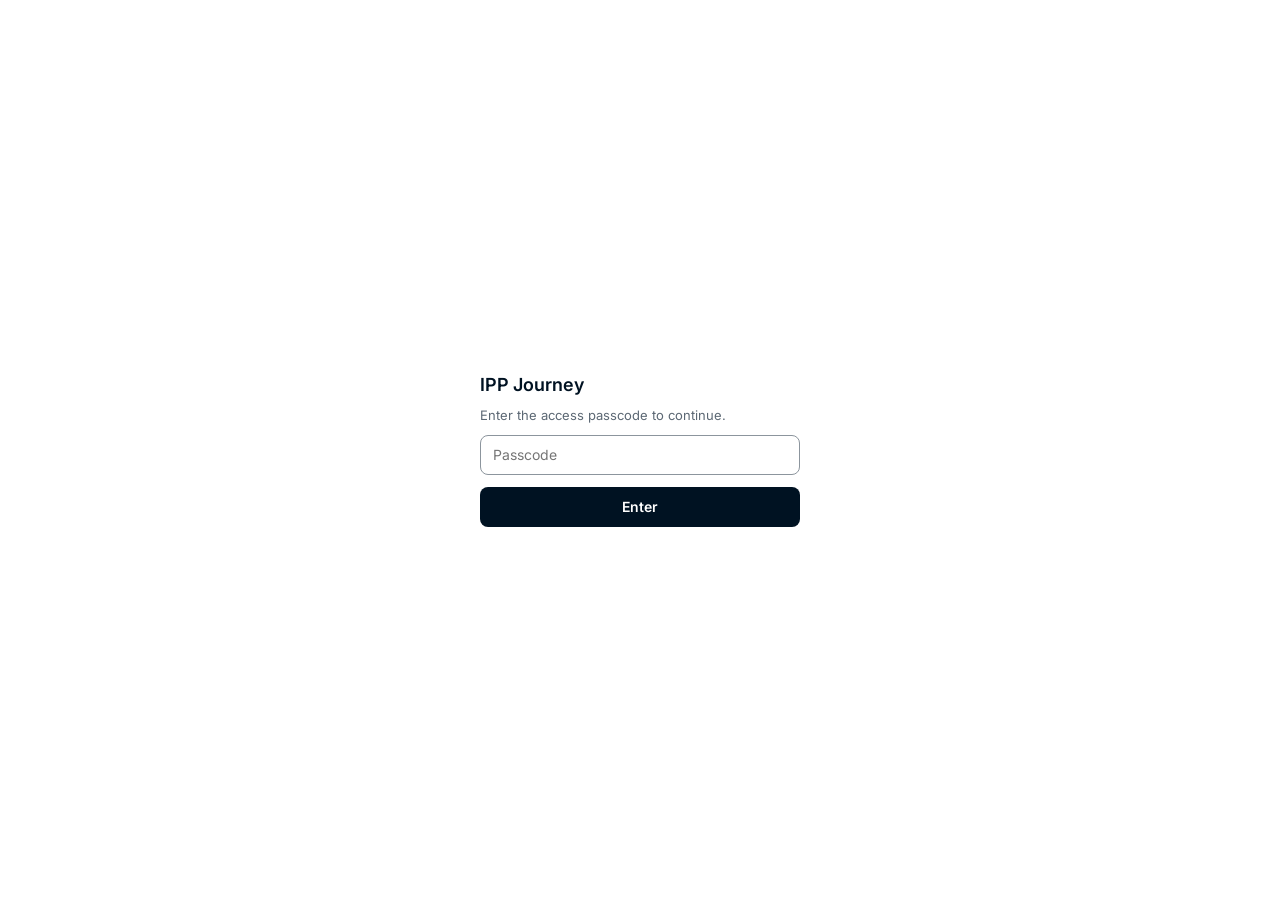
<file: index.html>
<!DOCTYPE html>
<html lang="en">
<head>
<meta http-equiv="refresh" content="0;url=app/ipp-journey.dc.html">
<title>Redirecting…</title>
</head>
<body>
<p>Redirecting to <a href="app/ipp-journey.dc.html">IPP Journey</a>…</p>
</body>
</html>
</file>
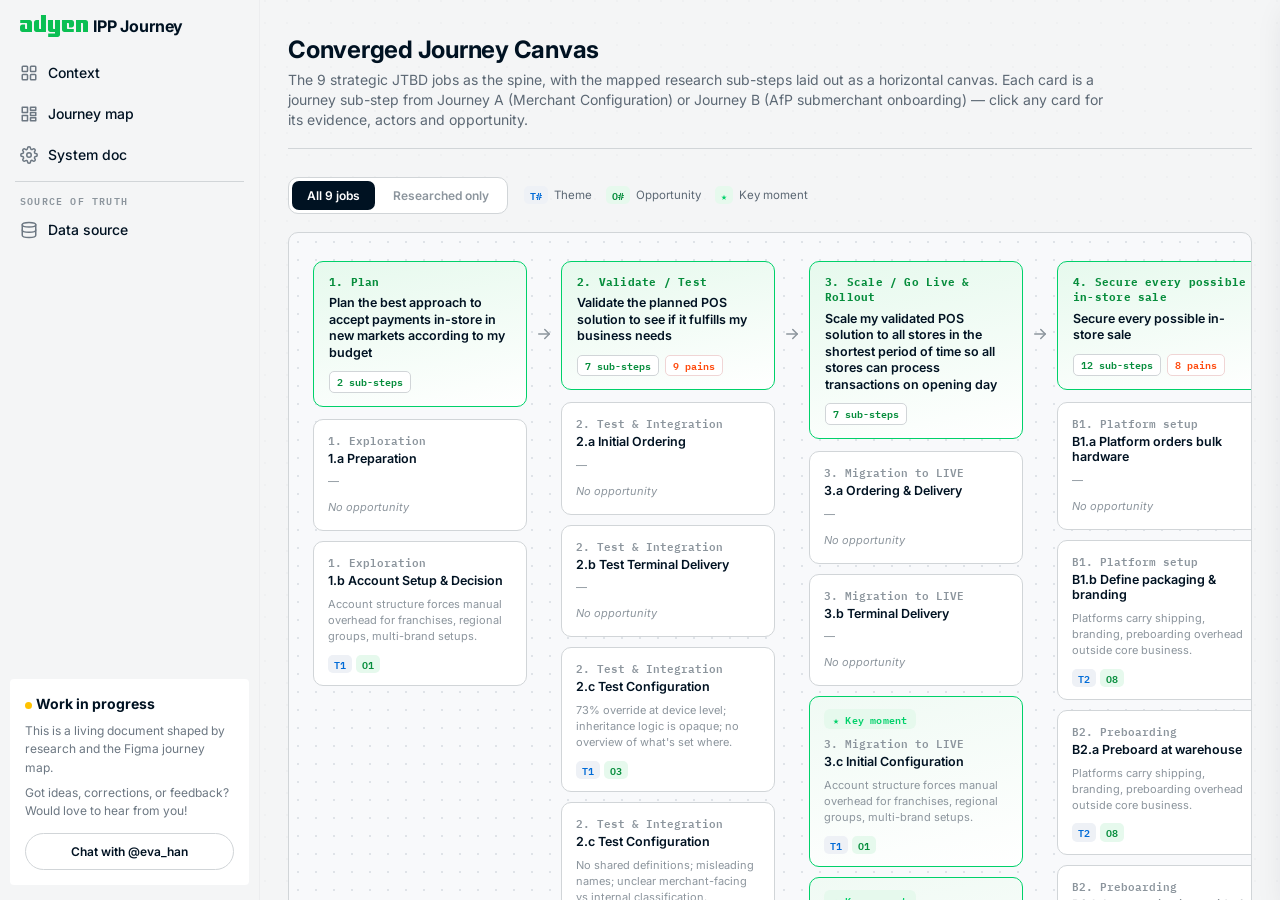
<file: Converged Canvas.html>
<!DOCTYPE html>
<html lang="en">
<head>
<meta charset="utf-8">
<meta name="viewport" content="width=device-width, initial-scale=1">
<title>Converged Journey Canvas · IPP Journey Analysis</title>
<link rel="preconnect" href="https://fonts.googleapis.com">
<link rel="preconnect" href="https://fonts.gstatic.com" crossorigin>
<link href="https://fonts.googleapis.com/css2?family=Inter:wght@400;500;600;700;800;900&family=IBM+Plex+Mono:wght@400;500;600&display=swap" rel="stylesheet">
<link rel="stylesheet" href="design-system.css">
<style>
:root{
  --bg:var(--color-black-100); --panel:var(--color-white); --ink:var(--color-black-3200); --ink-soft:var(--color-black-1900); --ink-faint:var(--color-black-1300);
  --line:var(--color-black-500); --line-soft:var(--color-black-200);
  --accent:var(--color-green); --accent-deep:var(--ipp-accent-deep); --accent-tint:var(--ipp-accent-tint);
  --gap:var(--color-red-1700); --infra:var(--color-blue-1700); --unmapped:var(--color-black-1300); --out:var(--color-black-1300);
  --fw-bold:var(--font-weight-bold); --fw-semi:var(--font-weight-semibold); --fw-med:var(--font-weight-medium);
  --shadow-lg:0 12px 32px rgba(0,17,44,.12);
}
body{background:var(--bg);color:var(--ink);
  background-image:radial-gradient(circle at 1px 1px,rgba(0,17,44,.02) 1px,transparent 0);background-size:22px 22px;
  display:flex;height:100vh}
.main-content{flex:1;overflow-y:auto;min-width:0}
.wrap{max-width:1320px;margin:0 auto;padding:36px 28px 80px}
.viewhead{padding:0 0 18px;border-bottom:1px solid var(--line);margin-bottom:28px}
.viewhead .eyebrow{font-family:var(--font-mono);font-size:11px;letter-spacing:.18em;text-transform:uppercase;color:var(--accent);font-weight:var(--fw-semi)}
.viewhead h1{font-size:var(--text-2xl);line-height:1.15;margin:0 0 6px;font-weight:var(--fw-bold)}
.viewhead .sub{color:var(--ink-soft);font-size:var(--text-sm);margin:0;max-width:820px}

.toolbar{display:flex;align-items:center;gap:16px;flex-wrap:wrap;margin-bottom:18px}
.jtoggle{display:inline-flex;align-items:center;background:var(--panel);border:1px solid var(--line);border-radius:10px;padding:3px;gap:3px}
.jtoggle button{border:0;background:transparent;cursor:pointer;font-family:var(--font-sans);font-weight:var(--fw-semi);font-size:var(--text-xs);
  padding:7px 15px;border-radius:7px;color:var(--ink-faint);transition:.14s;white-space:nowrap}
.jtoggle button:hover{color:var(--ink)}
.jtoggle button.on{background:var(--ink);color:#fff}
.cv-legend{display:flex;gap:14px;flex-wrap:wrap;font-size:11.5px;color:var(--ink-soft);align-items:center}
.cv-legend .lg{display:inline-flex;align-items:center;gap:6px}
.cv-legend .chip{font-family:var(--font-mono);font-size:10px;font-weight:var(--fw-semi);padding:2px 6px;border-radius:5px}
.cv-legend .chip.opp{background:var(--accent-tint);color:var(--accent-deep)}
.cv-legend .chip.theme{background:#eef1f6;color:var(--infra)}
.cv-legend .chip.star{background:var(--accent-tint);color:var(--accent)}

/* ---- canvas (modeled on Journey map) ---- */
.journey-canvas{border:1px solid var(--line);border-radius:10px;overflow-x:auto;overflow-y:visible;
  background:#f8f9fb;background-image:radial-gradient(circle,#dfe3e8 .8px,transparent .8px);background-size:18px 18px;
  padding:28px 24px 32px}
.phase-flow{display:flex;gap:0;min-width:min-content;align-items:flex-start}
.phase-col{flex:none;display:flex;flex-direction:column;gap:10px;width:214px}
.phase-connector{flex:none;width:34px;display:flex;align-items:center;justify-content:center;margin-top:64px;color:var(--ink-faint)}
.phase-connector svg{width:18px;height:18px}
.cv-jobhead{width:100%;background:linear-gradient(168deg,var(--accent-tint),#fff);border:1.5px solid var(--accent);border-radius:10px;padding:13px 15px;margin-bottom:2px}
.cv-jobhead .cvj-step{font-family:var(--font-mono);font-size:11px;font-weight:700;color:var(--accent-deep);letter-spacing:.02em}
.cv-jobhead .cvj-big{font-size:12.5px;font-weight:600;color:var(--ink);line-height:1.32;margin-top:5px}
.cv-jobhead .cvj-meta{display:flex;gap:6px;margin-top:10px;flex-wrap:wrap}
.cv-jobhead .cvj-tag{font-family:var(--font-mono);font-size:9.5px;font-weight:600;padding:3px 7px;border-radius:5px;background:#fff;border:1px solid var(--line);color:var(--accent-deep)}
.cv-jobhead .cvj-tag.pains{color:var(--gap);border-color:#f0d5d5}
.step{flex:none;width:100%;background:var(--panel);border:1px solid var(--line);border-radius:10px;padding:12px 14px;
  position:relative;transition:.16s;cursor:default}
.step.has{cursor:pointer}.step.has:hover{border-color:#b8c0c8;box-shadow:var(--shadow-lg);transform:translateY(-2px)}
.step.star{border-color:var(--accent);border-width:1.5px;background:linear-gradient(168deg,#f0faf4,#fff)}
.step .sid{font-family:var(--font-mono);font-size:10.5px;color:var(--ink-faint);font-weight:600}
.step .slabel{font-size:12.5px;font-weight:600;line-height:1.25;margin:4px 0 8px}
.step .snote{font-size:11px;color:var(--ink-faint);line-height:1.45;margin-bottom:10px}
.step .sopps{display:flex;flex-wrap:wrap;gap:4px;min-height:18px}
.opin{font-family:var(--font-mono);font-size:10px;font-weight:var(--fw-semi);padding:2px 6px;border-radius:5px;background:var(--accent-tint);color:var(--accent-deep)}
.opin.theme{background:#eef1f6;color:var(--infra)}
.step.star .star-i{display:inline-flex;align-items:center;gap:5px;font-size:10px;font-weight:var(--fw-semi);
  color:var(--accent);background:var(--accent-tint);padding:3px 9px;border-radius:6px;margin-bottom:6px;
  font-family:var(--font-mono);letter-spacing:.02em}
.step .empty{font-size:11px;color:var(--unmapped);font-style:italic;line-height:1.45}

/* ---- drawer ---- */
.scrim{position:fixed;inset:0;background:rgba(0,17,44,.38);backdrop-filter:blur(2px);opacity:0;pointer-events:none;transition:.22s;z-index:80}
.scrim.on{opacity:1;pointer-events:auto}
.drawer{position:fixed;top:0;right:0;height:100%;width:min(520px,94vw);background:var(--panel);z-index:90;
  transform:translateX(102%);transition:transform .28s cubic-bezier(.4,0,.2,1);box-shadow:var(--shadow-lg);
  overflow-y:auto;border-left:1px solid var(--line)}
.drawer.on{transform:none}
.drawer .dhead{padding:26px 28px 20px;border-bottom:1px solid var(--line);position:relative}
.drawer .dbar{position:absolute;left:0;top:0;bottom:0;width:5px;background:var(--accent)}
.drawer .close{position:absolute;top:18px;right:20px;border:1px solid var(--line);background:#fff;border-radius:8px;
  width:32px;height:32px;cursor:pointer;font-size:17px;color:var(--ink-soft);line-height:1}
.drawer .close:hover{background:var(--line-soft)}
.drawer h3{font-size:var(--fs-h2,20px);margin:10px 0 12px;padding-right:30px;line-height:1.25}
.drawer .dbody{padding:22px 28px 40px}
.drawer .dsec{margin-bottom:18px}
.drawer .dsec .k{font-family:var(--font-mono);font-size:10.5px;letter-spacing:.13em;text-transform:uppercase;color:var(--ink-faint);margin-bottom:7px}
.drawer .dsec .vtxt{font-size:var(--text-sm);color:var(--ink-soft);line-height:1.55}
.drawer .whybox{background:var(--accent-tint);border:1px solid #cfe4d9;border-radius:10px;padding:14px 16px;font-size:13.5px;color:var(--accent-deep);line-height:1.5}
.mono{font-family:var(--font-mono)}
@media(max-width:860px){.wrap{padding:36px 16px 60px}}
</style>
</head>
<body>

<!-- ===== SIDEBAR ===== -->
<aside class="sidebar">
  <div class="sb-top">
    <a class="sb-brand" href="Landing.html" style="text-decoration:none">
      <svg width="68" height="22" viewBox="0 0 101.6 32.9" fill="#0ABF53"><path d="M14.3,7.5H0.3V12l9.2,0c0.6,0,1,0.5,1,1v7.9h-2c-0.6,0-1-0.5-1-1v-5.7H3.6c-2,0-3.6,1.6-3.6,3.6v4c0,2,1.6,3.6,3.6,3.6h14.3V11.1C17.9,9.1,16.3,7.5,14.3,7.5z"/><path d="M31.4,20.9h-2c-0.6,0-1-0.5-1-1V7.5h-3.9c-2,0-3.6,1.6-3.6,3.6v10.7c0,2,1.6,3.6,3.6,3.6h14.3V0h-7.5L31.4,20.9z"/><path d="M52.3,20.9h-2c-0.6,0-1-0.5-1-1V7.5h-7.5v14.3c0,2,1.6,3.6,3.6,3.6h6.9v2.2H42.1v5.2h14.1c2,0,3.6-1.6,3.6-3.6V7.5h-7.5V20.9z"/><path d="M77.1,7.5H62.7v14.3c0,2,1.6,3.6,3.6,3.6h14.1v-4.5h-9.2c-0.6,0-1-0.5-1-1V12h2c0.6,0,1,0.5,1,1v5.7h3.9c2,0,3.6-1.6,3.6-3.6v-4C80.7,9.1,79.1,7.5,77.1,7.5z"/><path d="M98,7.5H83.7v17.9h7.5V12h2c0.6,0,1,0.5,1,1v12.4h7.5V11.1C101.6,9.1,100,7.5,98,7.5z"/></svg>
      <span>IPP Journey</span>
    </a>
  </div>

  <nav class="sb-nav">
    <a class="sb-link" href="IPP%20Journey.html#overview">
      <svg viewBox="0 0 24 24" fill="none" stroke="currentColor" stroke-width="2" stroke-linecap="round" stroke-linejoin="round"><rect x="3" y="3" width="7" height="7" rx="1"/><rect x="14" y="3" width="7" height="7" rx="1"/><rect x="3" y="14" width="7" height="7" rx="1"/><rect x="14" y="14" width="7" height="7" rx="1"/></svg>
      Context
    </a>
    <a class="sb-link" href="IPP%20Journey.html#serviceblueprint">
      <svg viewBox="0 0 24 24" fill="none" stroke="currentColor" stroke-width="2" stroke-linecap="round" stroke-linejoin="round"><path d="M3 3h7v7H3z"/><path d="M14 3h7v4h-7z"/><path d="M14 10h7v4h-7z"/><path d="M3 14h7v7H3z"/><path d="M14 17h7v4h-7z"/></svg>
      Journey map
    </a>
    <a class="sb-link" href="IPP%20Journey.html#sysinfo">
      <svg viewBox="0 0 24 24" fill="none" stroke="currentColor" stroke-width="2" stroke-linecap="round" stroke-linejoin="round"><circle cx="12" cy="12" r="3"/><path d="M19.4 15a1.65 1.65 0 00.33 1.82l.06.06a2 2 0 11-2.83 2.83l-.06-.06a1.65 1.65 0 00-1.82-.33 1.65 1.65 0 00-1 1.51V21a2 2 0 11-4 0v-.09A1.65 1.65 0 009 19.4a1.65 1.65 0 00-1.82.33l-.06.06a2 2 0 11-2.83-2.83l.06-.06A1.65 1.65 0 004.68 15a1.65 1.65 0 00-1.51-1H3a2 2 0 110-4h.09A1.65 1.65 0 004.6 9a1.65 1.65 0 00-.33-1.82l-.06-.06a2 2 0 112.83-2.83l.06.06A1.65 1.65 0 009 4.68a1.65 1.65 0 001-1.51V3a2 2 0 114 0v.09a1.65 1.65 0 001 1.51 1.65 1.65 0 001.82-.33l.06-.06a2 2 0 112.83 2.83l-.06.06A1.65 1.65 0 0019.4 9a1.65 1.65 0 001.51 1H21a2 2 0 110 4h-.09a1.65 1.65 0 00-1.51 1z"/></svg>
      System doc
    </a>
    <div class="sb-divider"></div>
    <div class="sb-section-label">Source of truth</div>
    <a class="sb-link" href="Data%20source.html">
      <svg viewBox="0 0 24 24" fill="none" stroke="currentColor" stroke-width="2" stroke-linecap="round" stroke-linejoin="round"><ellipse cx="12" cy="5" rx="9" ry="3"/><path d="M21 12c0 1.66-4 3-9 3s-9-1.34-9-3"/><path d="M3 5v14c0 1.66 4 3 9 3s9-1.34 9-3V5"/></svg>
      Data source
    </a>
  </nav>

  <div class="sb-bottom">
    <div class="sb-cta-box">
      <span class="dot" style="width:7px;height:7px;border-radius:50%;background:var(--color-yellow-600);display:inline-block"></span> <b>Work in progress</b>
      <p style="margin:8px 0 0;font-size:var(--text-xs);color:var(--color-black-1700);line-height:1.55">This is a living document shaped by research and the Figma journey map.</p>
      <p style="margin:6px 0 0;font-size:var(--text-xs);color:var(--color-black-1700);line-height:1.55">Got ideas, corrections, or feedback? Would love to hear from you!</p>
      <a href="slack://user?team=T025TN82G&id=U099UUXHZ62" class="sb-cta-btn" style="margin-top:12px">Chat with @eva_han</a>
    </div>
  </div>
</aside>

<!-- ===== MAIN CONTENT ===== -->
<div class="main-content">
<main class="wrap">
  <div class="viewhead">
    <h1>Converged Journey Canvas</h1>
    <p class="sub">The 9 strategic JTBD jobs as the spine, with the mapped research sub-steps laid out as a horizontal canvas. Each card is a journey sub-step from Journey A (Merchant Configuration) or Journey B (AfP submerchant onboarding) — click any card for its evidence, actors and opportunity.</p>
  </div>

  <div class="toolbar">
    <div class="jtoggle" id="viewToggle">
      <button class="on" data-v="all">All 9 jobs</button>
      <button data-v="researched">Researched only</button>
    </div>
    <div class="cv-legend">
      <span class="lg"><span class="chip theme">T#</span> Theme</span>
      <span class="lg"><span class="chip opp">O#</span> Opportunity</span>
      <span class="lg"><span class="chip star">★</span> Key moment</span>
    </div>
  </div>

  <div id="canvasBody"></div>
</main>
</div>

<div class="scrim" id="scrim"></div>
<aside class="drawer" id="drawer"></aside>

<script>
const JTBD_JOURNEY = [
  {step:"1. Plan", big:"Plan the best approach to accept payments in-store in new markets according to my budget",
   little:["Find the best payment provider","Sign the contract","Scope the pilot plan","Scope the rollout plan","Establish an optimal account structure","Decide on payment methods per country","Decide on payout","Evaluate shopper journey","Define payment device needs","Decide on device management","Decide on network setup","Decide on reconciliation & reporting","Ensure day-to-day operation is supported"],
   micro:["Research provider offerings; benchmark competitors; evaluate pros/cons; schedule demo calls","Get internal buy-in; negotiate and agree contract terms","Decide pilot/rollout dates and stores","Define merchant account structure, account holders, store IDs, naming conventions","Check payment method availability and features per country","Understand payout process; decide scheduled/API-driven payout, express payouts, multi-currency, funds transfer","List shopper friction points; find features catering shopper needs","Define number of devices per store; select terminal models; decide features; API integration option","Understand device management on platform and via API","Decide local or cloud integration","Define terminal shipping locations; decide firmware update strategy; TIS/TRS services"],
   pain:[]},
  {step:"2. Validate / Test", big:"Validate the planned POS solution to see if it fulfills my business needs",
   little:["Create account structure (test)","Order and set up test devices","Implement integration","Test payment flow","Test payout","Test reconciliation"],
   micro:["Create test merchant account and stores; set up payment methods; set up user access","Order test devices; add to cart; add shipping address; track shipping; receive; hardware and security inspection; assign terminals; board terminals; configure settings; configure payment features; upload apps/certificates; schedule deployment","Implement basic integration (PaymentRequest, ReversalRequest, AbortRequest, PaymentResponse, TransactionStatusRequest); implement advanced integration by vertical; implement operational integration; generate API key; create API credential","Test transactions (pay, cancel, refund); test payment methods; test payment features; fix issues","Add payout account; set up payout schedule and model; set payout speed","Check payments list; download report"],
   pain:["API credentials management not straightforward","Not all terminals available at all times / terminal shortage","Merchants don't know when terminals will be delivered","Hundreds of possible settings - high learning curve","Boarding not intuitive if terminals not pre-assigned in CA / Mgmt API","Merchants unsure how to configure and afraid of making mistakes","Impact of reboots and maintenance calls is unclear","No overview of all settings or overrides","Technical complexity means merchants need a lot of help from Adyen"]},
  {step:"3. Scale / Go Live & Rollout", big:"Scale my validated POS solution to all stores in the shortest period of time so all stores can process transactions on opening day",
   little:["Ensure smooth transition from test to live","Create account structure (live)","Order and set up live devices","Run network & connectivity test in pilot store","Test payment flow live","Test payout live","Test reconciliation live","Set up firmware update strategy","Roll out to all stores"],
   micro:["Create live merchant account and stores; set up payment methods; set up user access","Order live devices; receive, inspect and assign; board and configure; configure payment features; upload apps/certificates; schedule deployment","Test connection with Adyen platform; test POS system connection; test cellular connection","Test transactions; test payment methods and features by vertical; fix issues","Add payout account; set up payout schedule and model; set payout speed","Check payments list; set up/download reconciliation reports"],
   pain:[]},
  {step:"4. Secure every possible in-store sale", big:"Secure every possible in-store sale",
   little:["Set up payment features to allow more transactions (tipping, offline payments)","Ensure payment devices are well distributed across stores","Prevent fraud and security flaws via POS (e.g. unreferenced refunds)"],
   micro:["Define which countries and stores have the need; configure settings for selected terminals","Analyze device performance; download terminal list to react; order more devices if needed; return unnecessary devices; redistribute devices to stores with lower transaction volumes","Set up passcodes; define access to menus on the terminal"],
   pain:["Lack of visibility into terminal failure rates makes forecasting harder","Lack of visibility in available terminal stock (e.g. P400) complicates ordering","No direct Adyen point of contact with IPP expertise slows ordering","Lack of visibility in logistics creates manual overhead","No incentive to recollect inactive terminals from churned sub-merchants","Redistributing terminals not actively supported by Adyen","Resetting terminals to factory settings is not intuitive","Refurbishment not part of Adyen offering"]},
  {step:"5. Ramp up", big:"Ramp up",
   little:["Open new stores (existing legal entity)","Scale in a new market (requires a different legal entity)"],
   micro:["Not detailed on board"], pain:[]},
  {step:"6. Increase shopper retention", big:"Increase shopper retention with the best payment experience",
   little:["Increase customer loyalty","Support shoppers with their queries about payments"],
   micro:["Ensure devices support seasonal/local campaign promotions; ensure devices can run shopper loyalty programs; support localization; provide personalized experience","Ensure shoppers get their refund if requested; fulfill shopper needs on missing payment services (e.g. Apple value-added services)"],
   pain:["Customization term has no single meaning, causing confusion across teams","Displaying various brands confuses sub-merchants about who to contact","Platforms see lack of customization as a missed branding and marketing opportunity"]},
  {step:"7. Streamline operations", big:"Streamline operational work in stores to reduce costs",
   little:["Install Android apps/certificates on terminals","Migrate to managing devices through API","Be aware of any anomalies (e.g. drop in transactions or volume)"],
   micro:["Get access to the specific role; upload apps and certificates; schedule deployment; train staff how to use it"], pain:[]},
  {step:"8. Stay competitive", big:"Stay competitive in payment experience with the most innovative solutions",
   little:["Be aware of the newest features","Implement new features quickly and safely","Support shoppers with the latest payment technology","Request Adyen new features, payment methods, technologies","Ensure devices get new firmware when needed"],
   micro:["Access information about latest technologies and features","Benefit from Adyen's newest features (tipping, digital receipts, tax-free refund)","Implement latest technology to payment stack; implement new relevant features","Communicate internally about new implementation; train relevant employees","Choose between manual/automatic firmware updates; be in control of when updates happen and on which terminals"],
   pain:["Merchants not aware of all new features Adyen offers","Hard to communicate a growing feature set","Merchants afraid firmware updates will cause malfunctions"]},
  {step:"9. Ensure fleet is always operational", big:"Ensure my fleet is always operational",
   little:["Be aware of any issues","Evaluate the severity of the issue","Investigate the issue","Resolve all issues that compromise shoppers' payment experience","Have broken devices replaced","Ensure the same issues won't happen again"],
   micro:["Check last activity and assignment status; see notifications","Get immediate support when shoppers are blocked; figure out whether issue is hardware or software; access device details; determine if terminals should be replaced","Troubleshoot functionalities that don't work; troubleshoot misconfiguration; troubleshoot hardware issues (connection, card reader, keypad, NFC)","Contact Adyen Support / AM / Integrators / own company support; reach out to correct people","Document cause and resolution of issues"],
   pain:["Merchants not autonomous - rely on support and commercial teams","No proactive way to discover what is going wrong","No immediate support channel for emergencies when shoppers are blocked","Troubleshooting manually done by platforms and time-consuming","Lack of quick support and Adyen expertise when terminal is defective","No access to terminal logs, leading to unnecessary replacements","Insufficient communication from Adyen about recurring problems","Warranty policy insufficient; warranty process cumbersome; Adyen SLA does not match immediate replacement needs","Platforms rely on costly third parties; TRS too expensive; no EDI/API connection; manual handling time-consuming","Accessory replacement not included in TRS - extra costs for platforms"]},
];
const JTBD_EVIDENCE = [
  ["1. Exploration","1.a Preparation","Merchant","Adyen Sales","","","","Pre-Adyen research, no setting interaction"],
  ["1. Exploration","1.b Account Setup & Decision","Merchant","Adyen Sales, IM","T1. Scalable Configuration Foundation","O1. Flexible configuration scoping","Account structure forces manual overhead for franchises, regional groups, multi-brand setups.","Account structure rigidity baked in here"],
  ["2. Test & Integration","2.a Initial Ordering","Merchant","Adyen Sales, Warehouse","","","","Hardware logistics"],
  ["2. Test & Integration","2.b Test Terminal Delivery","Merchant","Warehouse, Courier","","","","Hardware arrives at merchant"],
  ["2. Test & Integration","2.c Test Configuration","Merchant","IM, Support","T1. Scalable Configuration Foundation","O3. Settings transparency & override management","73% override at device level; inheritance logic is opaque; no overview of what's set where.","First encounter with 1,000+ settings"],
  ["2. Test & Integration","2.c Test Configuration","Merchant","IM, Support","T3. Self-service and Clarity","O7. Setting taxonomy & shared language","No shared definitions; misleading names; unclear merchant-facing vs internal classification.","Misread names land here"],
  ["2. Test & Integration","2.c Test Configuration","Merchant","IM, Support","T1. Scalable Configuration Foundation","O10. Configuration lifecycle controls","No scheduling, no TEST↔LIVE parity, no rollback for setting changes.","No TEST→LIVE promotion"],
  ["2. Test & Integration","2.d Testing","Merchant","IM, Support","T1. Scalable Configuration Foundation","O3. Settings transparency & override management","73% override at device level; inheritance logic is opaque; no overview of what's set where.","Override patterns emerge"],
  ["2. Test & Integration","2.d Testing","Merchant","IM, Support","T1. Scalable Configuration Foundation","O10. Configuration lifecycle controls","No scheduling, no TEST↔LIVE parity, no rollback for setting changes.","No rollback capability"],
  ["3. Migration to LIVE","3.a Ordering & Delivery","Merchant","Warehouse, Courier","","","","Logistics"],
  ["3. Migration to LIVE","3.b Terminal Delivery","Merchant","Warehouse, Courier","","","","Bulk hardware arrives"],
  ["3. Migration to LIVE","3.c Initial Configuration ⭐","Merchant","IM, Support","T1. Scalable Configuration Foundation","O1. Flexible configuration scoping","Account structure forces manual overhead for franchises, regional groups, multi-brand setups.","HIGHEST LEVERAGE — 5 opps converge"],
  ["3. Migration to LIVE","3.c Initial Configuration ⭐","Merchant","IM, Support","T1. Scalable Configuration Foundation","O2. Scalable deployment of settings & assets","No bulk apply across merchant accounts/stores; deploying configs and assets is manual at fleet scale.","HIGHEST LEVERAGE — 5 opps converge"],
  ["3. Migration to LIVE","3.c Initial Configuration ⭐","Merchant","IM, Support","T1. Scalable Configuration Foundation","O3. Settings transparency & override management","73% override at device level; inheritance logic is opaque; no overview of what's set where.","HIGHEST LEVERAGE — 5 opps converge"],
  ["3. Migration to LIVE","3.c Initial Configuration ⭐","Merchant","IM, Support","T3. Self-service and Clarity","O7. Setting taxonomy & shared language","No shared definitions; misleading names; unclear merchant-facing vs internal classification.","HIGHEST LEVERAGE — 5 opps converge"],
  ["3. Migration to LIVE","3.c Initial Configuration ⭐","Merchant","IM, Support","T1. Scalable Configuration Foundation","O10. Configuration lifecycle controls","No scheduling, no TEST↔LIVE parity, no rollback for setting changes.","HIGHEST LEVERAGE — 5 opps converge"],
  ["4. BAU / Troubleshooting","4.a Routine Configuration","Merchant","Store staff","T1. Scalable Configuration Foundation","O2. Scalable deployment of settings & assets","No bulk apply across merchant accounts/stores; deploying configs and assets is manual at fleet scale.","Edits compound"],
  ["4. BAU / Troubleshooting","4.a Routine Configuration","Merchant","Store staff","T1. Scalable Configuration Foundation","O3. Settings transparency & override management","73% override at device level; inheritance logic is opaque; no overview of what's set where.",""],
  ["4. BAU / Troubleshooting","4.a Routine Configuration","Merchant","Store staff","T3. Self-service and Clarity","O6. Merchant self-service & role-based access","Many settings require Adyen support intervention; access controls within merchant org are missing.",""],
  ["4. BAU / Troubleshooting","4.a Routine Configuration","Merchant","Store staff","T3. Self-service and Clarity","O7. Setting taxonomy & shared language","No shared definitions; misleading names; unclear merchant-facing vs internal classification.",""],
  ["4. BAU / Troubleshooting","4.b First Troubleshooting ⭐","Merchant","Store staff, Support","T1. Scalable Configuration Foundation","O3. Settings transparency & override management","73% override at device level; inheritance logic is opaque; no overview of what's set where.","Where 15% support target lives"],
  ["4. BAU / Troubleshooting","4.b First Troubleshooting ⭐","Merchant","Store staff, Support","T3. Self-service and Clarity","O6. Merchant self-service & role-based access","Many settings require Adyen support intervention; access controls within merchant org are missing.","Where 15% support target lives"],
  ["4. BAU / Troubleshooting","4.b First Troubleshooting ⭐","Merchant","Store staff, Support","T3. Self-service and Clarity","O7. Setting taxonomy & shared language","No shared definitions; misleading names; unclear merchant-facing vs internal classification.","Where 15% support target lives"],
  ["4. BAU / Troubleshooting","4.b First Troubleshooting ⭐","Merchant","Store staff, Support","T1. Scalable Configuration Foundation","O10. Configuration lifecycle controls","No scheduling, no TEST↔LIVE parity, no rollback for setting changes.","Where 15% support target lives"],
  ["5. Terminal Replacements","5.a Malfunction & Replacement Ordering","Merchant","Support, Warehouse","T1. Scalable Configuration Foundation","O10. Configuration lifecycle controls","No scheduling, no TEST↔LIVE parity, no rollback for setting changes.","Version history matters"],
  ["5. Terminal Replacements","5.b Setting Up Replacements in Store","Merchant","Store staff, Warehouse","T1. Scalable Configuration Foundation","O2. Scalable deployment of settings & assets","No bulk apply across merchant accounts/stores; deploying configs and assets is manual at fleet scale.","Replacement config inheritance"],
  ["5. Terminal Replacements","5.b Setting Up Replacements in Store","Merchant","Store staff, Warehouse","T2. End-to-end Device Experience","O4. Submerchant activation kit","Activation is the #1 pain for AfP platforms; manual workarounds at scale.","AfP submerchants only"],
  ["5. Terminal Replacements","5.c FM Configuration","Merchant","Support","T1. Scalable Configuration Foundation","O3. Settings transparency & override management","73% override at device level; inheritance logic is opaque; no overview of what's set where.","Same as 3.c, smaller scope"],
  ["5. Terminal Replacements","5.c FM Configuration","Merchant","Support","T3. Self-service and Clarity","O7. Setting taxonomy & shared language","No shared definitions; misleading names; unclear merchant-facing vs internal classification.",""],
  ["5. Terminal Replacements","5.c FM Configuration","Merchant","Support","T1. Scalable Configuration Foundation","O10. Configuration lifecycle controls","No scheduling, no TEST↔LIVE parity, no rollback for setting changes.",""],
  ["5. Terminal Replacements","5.d Return Faulty Terminals","Merchant","Warehouse, Courier","","","","Logistics"],
  ["B1. Platform setup","B1.a Platform orders bulk hardware","Platform (AfP)","Adyen Sales, Warehouse","","","","Bulk hardware order placed"],
  ["B1. Platform setup","B1.b Define packaging & branding","Platform (AfP)","Adyen Ops, Supply Chain","T2. End-to-end Device Experience","O8. Branded packaging & preboarding","Platforms carry shipping, branding, preboarding overhead outside core business.","Platforms want branded packaging, hand off logistics"],
  ["B2. Preboarding","B2.a Preboard at warehouse","Warehouse","Adyen Ops, Platform","T2. End-to-end Device Experience","O8. Branded packaging & preboarding","Platforms carry shipping, branding, preboarding overhead outside core business.","Preboarding service — Fresha 4h/day, Palisis 30% ops time"],
  ["B2. Preboarding","B2.b Insert activation guide & QR codes","Warehouse","Platform","T2. End-to-end Device Experience","O4. Submerchant activation kit","Activation is the #1 pain for AfP platforms; manual workarounds at scale.","Topper, stickers, QR codes in box"],
  ["B3. Delivery","B3.a Dropship to submerchant","Courier","Warehouse, Platform","","","","Logistics"],
  ["B3. Delivery","B3.b Submerchant receives package","Submerchant","Courier","T2. End-to-end Device Experience","O8. Branded packaging & preboarding","Platforms carry shipping, branding, preboarding overhead outside core business.","Branding affects delivery acceptance"],
  ["B4. Activation ⭐","B4.a Unbox terminal","Submerchant","Platform support","T2. End-to-end Device Experience","O4. Submerchant activation kit","Activation is the #1 pain for AfP platforms; manual workarounds at scale.","First impression, branding"],
  ["B4. Activation ⭐","B4.b Connect Wi-Fi & enter passcode","Submerchant","Platform support","T2. End-to-end Device Experience","O4. Submerchant activation kit","Activation is the #1 pain for AfP platforms; manual workarounds at scale.","Tide: 200 tickets/month from passcode alone"],
  ["B4. Activation ⭐","B4.c First boot & software updates","Submerchant","Platform support","T2. End-to-end Device Experience","O4. Submerchant activation kit","Activation is the #1 pain for AfP platforms; manual workarounds at scale.","Munu: confusing updates → failed onboardings"],
  ["B4. Activation ⭐","B4.d First test transaction","Submerchant","Platform support","T2. End-to-end Device Experience","O4. Submerchant activation kit","Activation is the #1 pain for AfP platforms; manual workarounds at scale.","Activation success moment"],
  ["B5. BAU","B5.a Day-to-day use","Submerchant","Platform support","","","","Normal operation"],
  ["B5. BAU","B5.b Replacement cycle","Submerchant","Platform, Warehouse, Adyen Ops","T2. End-to-end Device Experience","O4. Submerchant activation kit","Activation is the #1 pain for AfP platforms; manual workarounds at scale.","AfP submerchants face activation again"],
];
const CONVERGED_GROUPS = [
  {ji:0, ev:[0,1], note:"Direct mapping — Journey A phase 1 (Exploration)."},
  {ji:1, ev:[2,3,4,5,6,7,8], note:"Direct mapping — Journey A phase 2 (Test & Integration)."},
  {ji:2, ev:[9,10,11,12,13,14,15], note:"Direct mapping — Journey A phase 3 (Migration to LIVE)."},
  {ji:3, ev:[31,32,33,34,35,36,37,38,39,40,41,42], note:"Mapped from Journey B — AfP submerchant onboarding (activation focus)."},
  {ji:4, ev:[], note:"No research sub-steps mapped to this job yet."},
  {ji:5, ev:[], note:"No research sub-steps mapped to this job yet."},
  {ji:6, ev:[16,17,18,19], note:"Mapped from Journey A phase 4.a (BAU routine configuration)."},
  {ji:7, ev:[], note:"No research sub-steps mapped to this job yet."},
  {ji:8, ev:[20,21,22,23,24,25,26,27,28,29,30], note:"Mapped from Journey A phases 4.b (troubleshooting) & 5 (terminal replacements)."},
];

function clip(s,n){return s&&s.length>n?s.slice(0,n-1)+'\u2026':(s||'');}
function code(s){return s?String(s).split('.')[0].trim():'';}
function cleanLabel(s){return s?s.replace('\u2b50','').trim():'';}

let curView='all';
function renderCanvas(){
  const showEmpty=curView==='all';
  const body=document.getElementById('canvasBody');body.innerHTML='';
  const canvas=document.createElement('div');canvas.className='journey-canvas';
  const flow=document.createElement('div');flow.className='phase-flow';
  let first=true;
  CONVERGED_GROUPS.forEach(g=>{
    if(!g.ev.length&&!showEmpty)return;
    if(!first){
      const conn=document.createElement('div');conn.className='phase-connector';
      conn.innerHTML='<svg viewBox="0 0 24 24" fill="none" stroke="currentColor" stroke-width="2" stroke-linecap="round" stroke-linejoin="round"><path d="M5 12h14"/><path d="M13 6l6 6-6 6"/></svg>';
      flow.appendChild(conn);
    }
    first=false;
    const j=JTBD_JOURNEY[g.ji];
    const col=document.createElement('div');col.className='phase-col';
    const painN=(j.pain||[]).length;
    const head=document.createElement('div');head.className='cv-jobhead';
    head.innerHTML=`<div class="cvj-step">${j.step}</div>
      <div class="cvj-big">${j.big}</div>
      <div class="cvj-meta"><span class="cvj-tag">${g.ev.length} sub-step${g.ev.length===1?'':'s'}</span>${painN?`<span class="cvj-tag pains">${painN} pain${painN===1?'':'s'}</span>`:''}</div>`;
    col.appendChild(head);
    if(!g.ev.length){
      const e=document.createElement('div');e.className='step';
      e.innerHTML='<div class="empty">No research sub-steps mapped to this job yet.</div>';
      col.appendChild(e);
    }else{
      g.ev.forEach(i=>{
        const r=JTBD_EVIDENCE[i];
        const star=/\u2b50/.test(r[1]);
        const theme=code(r[4]),opp=code(r[5]);
        const st=document.createElement('div');
        st.className='step has'+(star?' star':'');
        st.innerHTML=`${star?'<span class="star-i">\u2605 Key moment</span>':''}
          <div class="sid">${r[0]}</div>
          <div class="slabel">${cleanLabel(r[1])}</div>
          <div class="snote">${r[6]?clip(r[6],94):'\u2014'}</div>
          <div class="sopps">${theme?`<span class="opin theme">${theme}</span>`:''}${opp?`<span class="opin">${opp}</span>`:(theme?'':'<span class="empty">No opportunity</span>')}</div>`;
        st.onclick=()=>openCard(r,j);
        col.appendChild(st);
      });
    }
    flow.appendChild(col);
  });
  canvas.appendChild(flow);body.appendChild(canvas);
}
function kv(k,v){return `<div class="dsec"><div class="k">${k}</div><div class="vtxt">${v?v:'<span style="color:var(--unmapped)">\u2014</span>'}</div></div>`;}
function openCard(r,j){
  const d=document.getElementById('drawer');
  d.innerHTML=`<div class="dhead"><span class="dbar"></span>
    <button class="close" onclick="closeDrawer()">\u00d7</button>
    <span class="mono" style="color:var(--ink-faint);font-size:12px;font-weight:600">${r[0]}</span>
    <h3>${cleanLabel(r[1])}</h3></div>
    <div class="dbody">
      <div class="dsec"><div class="k">Mapped JTBD job</div><div class="whybox">${j.step} \u00b7 ${j.big}</div></div>
      ${kv('Primary user',r[2])}
      ${kv('Other actors',r[3])}
      ${kv('Theme',r[4])}
      ${kv('Opportunity',r[5])}
      ${kv('Evidence',r[6])}
      ${kv('Notes',r[7])}
    </div>`;
  d.classList.add('on');document.getElementById('scrim').classList.add('on');
}
function closeDrawer(){document.getElementById('drawer').classList.remove('on');document.getElementById('scrim').classList.remove('on');}
document.getElementById('scrim').onclick=closeDrawer;
document.addEventListener('keydown',e=>{if(e.key==='Escape')closeDrawer();});
document.getElementById('viewToggle').addEventListener('click',e=>{
  const b=e.target.closest('button');if(!b)return;curView=b.dataset.v;
  document.querySelectorAll('#viewToggle button').forEach(x=>x.classList.toggle('on',x===b));renderCanvas();
});
renderCanvas();
</script>

</body>
</html>
</file>
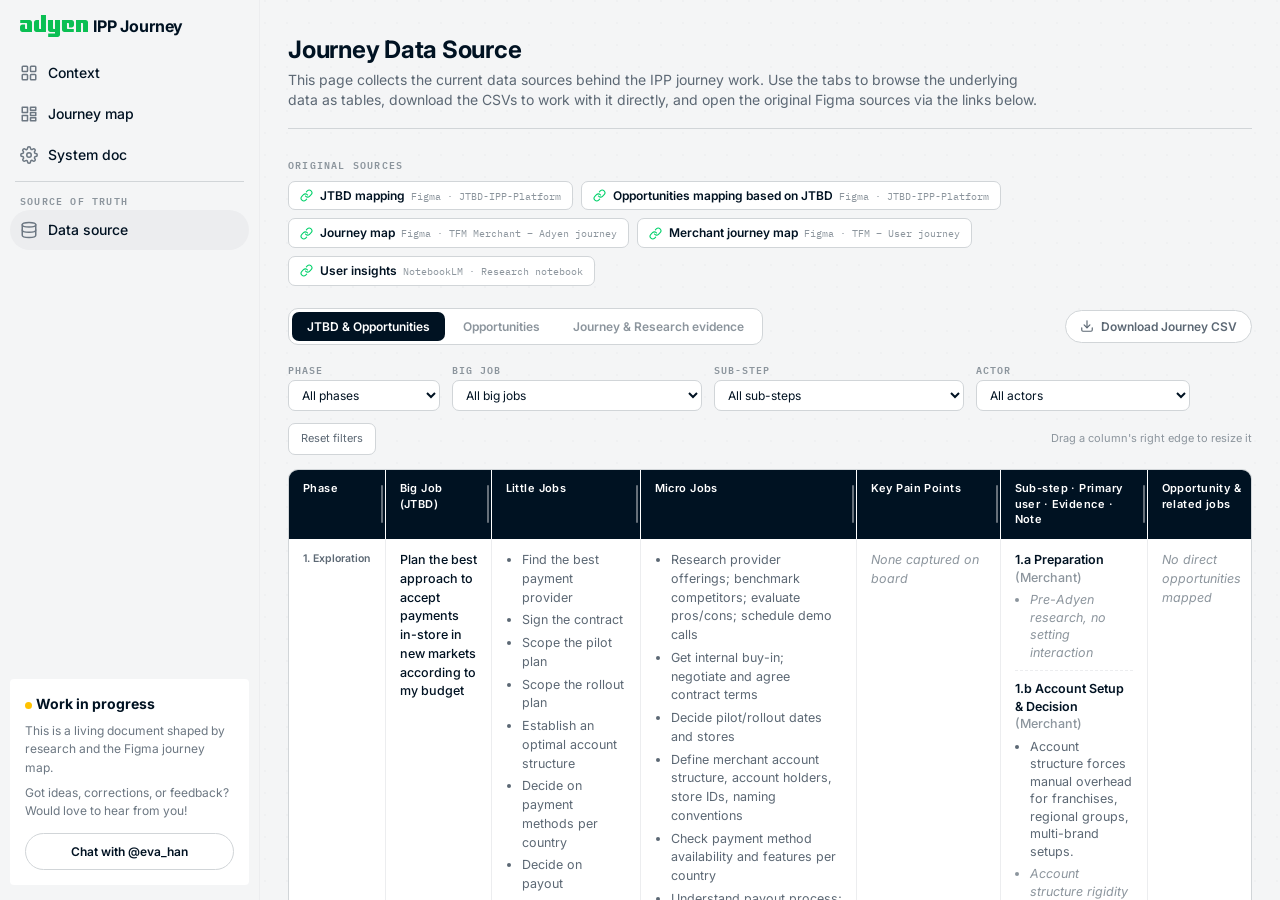
<file: Data source.html>
<!DOCTYPE html>
<html lang="en">
<head>
<meta charset="utf-8">
<meta name="viewport" content="width=device-width, initial-scale=1">
<title>Journey Data Source · IPP Journey Analysis</title>
<link rel="preconnect" href="https://fonts.googleapis.com">
<link rel="preconnect" href="https://fonts.gstatic.com" crossorigin>
<link href="https://fonts.googleapis.com/css2?family=Inter:wght@400;500;600;700;800;900&family=IBM+Plex+Mono:wght@400;500;600&display=swap" rel="stylesheet">
<link rel="stylesheet" href="design-system.css">
<style>
:root{
  --bg:var(--color-black-100); --panel:var(--color-white); --ink:var(--color-black-3200); --ink-soft:var(--color-black-1900); --ink-faint:var(--color-black-1300);
  --line:var(--color-black-500); --line-soft:var(--color-black-200);
  --accent:var(--color-green); --accent-deep:var(--ipp-accent-deep); --accent-tint:var(--ipp-accent-tint);
  --gap:var(--color-red-1700); --infra:var(--color-blue-1700); --unmapped:var(--color-black-1300);

  /* — Type scale — */
  --fs-display:var(--text-2xl); --fs-h1:var(--text-xl); --fs-h2:var(--text-xl); --fs-h3:var(--text-base);
  --fs-body:var(--text-sm); --fs-caption:var(--text-xs); --fs-micro:10.5px;
  --fw-bold:var(--font-weight-bold); --fw-semi:var(--font-weight-semibold); --fw-med:var(--font-weight-medium);
  --lh-tight:1.15; --lh-snug:1.3; --lh-normal:1.55;
  --shadow:var(--shadow-sm);
}
body{background:var(--bg);color:var(--ink);
  background-image:radial-gradient(circle at 1px 1px,rgba(0,17,44,.02) 1px,transparent 0);background-size:22px 22px;
  display:flex;height:100vh}
.main-content{flex:1;overflow-y:auto;min-width:0}
.wrap{max-width:1180px;margin:0 auto;padding:36px 28px 80px}
.viewhead{padding:0 0 18px;border-bottom:1px solid var(--line);margin-bottom:28px}
.viewhead .eyebrow{font-family:var(--font-mono);font-size:11px;letter-spacing:.18em;text-transform:uppercase;color:var(--accent);font-weight:var(--fw-semi)}
.viewhead h1{font-size:var(--fs-display);line-height:var(--lh-tight);margin:0 0 6px;font-weight:var(--fw-bold)}
.viewhead .sub{color:var(--ink-soft);font-size:var(--fs-body);margin:0;max-width:760px}

.sources{margin-bottom:22px}
.src-label{font-family:var(--font-mono);font-size:10px;letter-spacing:.12em;text-transform:uppercase;color:var(--ink-faint);font-weight:var(--fw-semi);margin-bottom:10px}
.src-grid{display:flex;flex-wrap:wrap;gap:8px}
.src-link{display:inline-flex;align-items:center;gap:7px;text-decoration:none;background:var(--panel);border:1px solid var(--line);
  border-radius:7px;padding:6px 11px;transition:.16s;box-shadow:none}
.src-link:hover{border-color:var(--accent);transform:translateY(-1px);box-shadow:var(--shadow)}
.src-link svg{width:13px;height:13px;flex:none;color:var(--accent)}
.src-text{display:inline-flex;align-items:baseline;gap:6px;min-width:0}
.src-text b{font-size:var(--fs-caption);color:var(--ink);font-weight:var(--fw-semi);line-height:var(--lh-snug)}
.src-meta{font-family:var(--font-mono);font-size:9.5px;color:var(--ink-faint)}
.tbl-filters{display:flex;flex-wrap:wrap;gap:12px;align-items:flex-end;margin-bottom:14px}
.tbl-filters .ff{display:flex;flex-direction:column;gap:4px}
.tbl-filters .fl{font-family:var(--font-mono);font-size:9.5px;letter-spacing:.1em;text-transform:uppercase;color:var(--ink-faint);font-weight:var(--fw-semi)}
.tbl-filters select{font:inherit;font-size:12px;padding:6px 9px;border:1px solid var(--line);border-radius:7px;background:var(--panel);color:var(--ink);max-width:250px}
.tbl-filters select:focus{outline:none;border-color:var(--accent)}
.tbl-filters .freset{font:inherit;font-size:11px;padding:7px 12px;border:1px solid var(--line);border-radius:7px;background:var(--panel);color:var(--ink-soft);cursor:pointer}
.tbl-filters .freset:hover{border-color:var(--accent);color:var(--accent-deep)}
.tbl-filters .fhint{font-size:11px;color:var(--ink-faint);margin-left:auto;align-self:center}
.col-resizer{position:absolute;top:0;right:0;width:11px;height:100%;cursor:col-resize;z-index:5}
.col-resizer::after{content:"";position:absolute;right:2px;top:50%;transform:translateY(-50%);height:55%;width:2px;background:rgba(255,255,255,.4);border-radius:2px}
.col-resizer:hover::after{background:var(--accent);width:3px}
body.col-resizing{cursor:col-resize;user-select:none}
.toolbar{display:flex;align-items:center;gap:12px;flex-wrap:wrap;margin-bottom:18px}
.jtoggle{display:inline-flex;align-items:center;background:var(--panel);border:1px solid var(--line);border-radius:10px;padding:3px;gap:3px}
.jtoggle button{border:0;background:transparent;cursor:pointer;font-family:var(--font-sans);font-weight:var(--fw-semi);font-size:var(--fs-caption);
  padding:7px 15px;border-radius:7px;color:var(--ink-faint);transition:.14s;white-space:nowrap}
.jtoggle button:hover{color:var(--ink)}
.jtoggle button.on{background:var(--ink);color:#fff}
.dl{display:inline-flex;align-items:center;gap:7px;text-decoration:none;font-family:var(--font-sans);font-size:var(--fs-caption);
  font-weight:var(--fw-semi);color:var(--ink-soft);background:var(--panel);border:1px solid var(--line);border-radius:999px;padding:7px 14px;transition:.14s}
.dl:hover{border-color:var(--ink-faint);color:var(--ink)}
.dl svg{width:14px;height:14px;flex:none}
.dlgroup{margin-left:auto;display:flex;gap:8px;flex-wrap:wrap}

.jtbdwrap{overflow-x:auto;border:1px solid var(--line);border-radius:10px;background:var(--panel)}
table.jtbd{border-collapse:collapse;width:100%;min-width:1040px;font-size:12.5px}
table.jtbd thead th{position:sticky;top:0;background:var(--ink);color:#fff;font-weight:var(--fw-semi);
  font-size:11px;letter-spacing:.04em;text-align:left;padding:11px 14px;vertical-align:top;z-index:2;
  border-right:1px solid rgba(255,255,255,.12)}
table.jtbd thead th:last-child{border-right:0}
table.jtbd td{border-bottom:1px solid var(--line-soft);border-right:1px solid var(--line-soft);
  padding:12px 14px;vertical-align:top;color:var(--ink-soft);line-height:1.5}
table.jtbd td:last-child{border-right:0}
table.jtbd tbody tr:hover td{background:#f8faf9}
table.jtbd .jstep{font-weight:var(--fw-bold);color:var(--ink);font-size:13px}
table.jtbd .jbig{color:var(--ink);font-weight:var(--fw-med)}
table.jtbd .jwho{color:var(--ink);font-weight:var(--fw-med)}
table.jtbd ul{margin:0;padding-left:16px}
table.jtbd ul li{margin:0 0 4px;padding:0}
table.jtbd ul li:last-child{margin-bottom:0}
table.jtbd .jnone{color:var(--unmapped);font-style:italic}
table.jtbd .jpain{color:var(--gap)}
table.jtbd col.c-step{width:128px}table.jtbd col.c-big{width:220px}
table.jtbd col.c-little{width:250px}table.jtbd col.c-micro{width:330px}table.jtbd col.c-pain{width:300px}
table.jtbd col.c-opp{width:190px}table.jtbd col.c-tasks{width:auto}table.jtbd col.c-who{width:170px}
table.jtbd col.c-crit{width:150px}table.jtbd col.c-size{width:58px}table.jtbd col.c-owner{width:142px}
table.jtbd col.c-phase{width:118px}table.jtbd col.c-sub{width:150px}table.jtbd col.c-user{width:96px}table.jtbd col.c-actors{width:120px}
table.jtbd col.c-theme{width:150px}table.jtbd col.c-otitle{width:170px}table.jtbd col.c-ev{width:auto}table.jtbd col.c-notes{width:170px}
table.jtbd col.c-research{width:440px}
table.jtbd .rs-head{margin-bottom:5px}
table.jtbd .rs-ev{color:var(--ink-soft);line-height:1.45;margin-bottom:5px}
table.jtbd .rs-note{color:var(--ink-faint);font-style:italic;line-height:1.4}
table.jtbd ul.sub-list>li.rs-item{padding-bottom:9px;border-bottom:1px dashed var(--line-soft);margin-bottom:9px}
table.jtbd ul.sub-list>li.rs-item:last-child{border-bottom:none;padding-bottom:0;margin-bottom:0}
table.jtbd tr.cv-grp td{background:var(--accent-tint);border-top:2px solid var(--accent-deep);padding:12px 14px}
table.jtbd .cv-step{font-family:var(--font-mono);font-weight:var(--fw-bold);font-size:13px;color:var(--accent-deep);letter-spacing:.01em}
table.jtbd .cv-big{font-weight:var(--fw-semi);color:var(--ink);margin-top:3px;font-size:13px}
table.jtbd .cv-note{font-size:11px;color:var(--ink-faint);margin-top:5px;font-style:italic}
table.jtbd .cv-painwrap{margin-top:9px}
table.jtbd .cv-painlbl{display:block;font-size:10px;font-weight:var(--fw-semi);text-transform:uppercase;letter-spacing:.04em;color:var(--gap);margin-bottom:3px}
table.jtbd ul.cv-pain{margin:0;padding-left:16px;color:var(--gap)}
table.jtbd ul.cv-pain li{margin:0 0 3px;padding:0}table.jtbd ul.cv-pain li:last-child{margin-bottom:0}
table.jtbd tr.cv-empty td{background:#fafafa;padding:10px 14px}
table.jtbd col.c-opps{width:218px}
table.jtbd ul.opp-list{margin:0;padding-left:0;list-style:none}
table.jtbd ul.opp-list li{margin:0 0 7px;padding:0;display:flex;gap:7px;align-items:flex-start;line-height:1.35}
table.jtbd ul.opp-list li:last-child{margin-bottom:0}
table.jtbd .opp-dot{flex:none;width:7px;height:7px;border-radius:50%;margin-top:5px}
table.jtbd .opp-dot.ipp{background:var(--accent)}table.jtbd .opp-dot.oc{background:var(--infra)}
table.jtbd .opp-name{color:var(--ink);font-weight:var(--fw-med);min-width:0;overflow-wrap:anywhere;word-break:break-word}
table.jtbd .opp-chk{color:#3a7d0a;font-weight:var(--fw-bold)}
table.jtbd col.c-sizeowner{width:120px}
table.jtbd .opp-main{display:flex;gap:7px;align-items:flex-start}
table.jtbd .owner-line{font-size:11px;margin-top:5px;font-weight:var(--fw-semi)}
table.jtbd .reljobs{display:flex;flex-wrap:wrap;gap:4px;margin-top:7px;padding-left:14px}
table.jtbd .reljob{font-size:10px;line-height:1.35;background:#fdf3d3;color:#8a6d1a;border:1px solid #efe1ad;padding:2px 7px;border-radius:5px;white-space:normal;overflow-wrap:anywhere;word-break:break-word}
table.jtbd col.c-phase{width:118px}table.jtbd col.c-substep{width:198px}table.jtbd col.c-evidence{width:272px}table.jtbd col.c-note{width:180px}
table.jtbd ul.sub-list{margin:0;padding-left:0;list-style:none}
table.jtbd ul.sub-list>li{margin:0 0 10px;padding:0;line-height:1.4}
table.jtbd ul.sub-list>li:last-child{margin-bottom:0}
table.jtbd .substep-id{font-weight:var(--fw-semi);color:var(--ink)}
table.jtbd .substep-who{color:var(--ink-faint);font-weight:var(--fw-med)}
table.jtbd .ph-tag{font-size:var(--fs-micro);font-weight:var(--fw-semi);color:var(--ink-soft)}
table.jtbd .ph-stack{display:flex;flex-direction:column;gap:6px;align-items:flex-start}
table.jtbd li.es-ev{color:var(--ink-soft)}
table.jtbd li.es-note{color:var(--ink-faint);font-style:italic}
table.jtbd ul.ev-multi{margin:0;padding-left:15px;list-style:disc}
table.jtbd ul.ev-multi li{margin:0 0 5px;line-height:1.4}
table.jtbd ul.ev-multi li:last-child{margin-bottom:0}
table.jtbd .crit-badge{display:inline-block;font-family:var(--font-mono);font-size:10px;font-weight:var(--fw-semi);
  padding:3px 8px;border-radius:6px;background:var(--accent-tint);color:var(--accent-deep);white-space:normal;word-break:break-word}
table.jtbd .size-badge{font-family:var(--font-mono);font-weight:var(--fw-bold);color:var(--ink)}
table.jtbd .owner-ipp{color:var(--accent-deep);font-weight:var(--fw-semi)}
table.jtbd .owner-oc{color:var(--infra);font-weight:var(--fw-semi)}
table.jtbd .owner-tag{font-size:11px;line-height:1.35;display:inline-block}
table.jtbd .addressed-badge{display:inline-block;margin-top:6px;font-family:var(--font-mono);font-size:9.5px;font-weight:var(--fw-semi);
  padding:3px 8px;border-radius:6px;background:#e8f3de;color:#3a7d0a;white-space:nowrap;letter-spacing:.02em}
.jobnote{margin:0 0 12px;font-size:var(--fs-caption);color:var(--ink-soft);line-height:var(--lh-normal);max-width:900px}
.jobnote b.addr{color:#3a7d0a}
.srcnote{margin:16px 0 60px;font-size:var(--fs-caption);color:var(--ink-faint)}

@media(max-width:860px){.sidebar{display:none}.wrap{padding:36px 18px 60px}}
</style>
</head>
<body>

<!-- ===== SIDEBAR ===== -->
<aside class="sidebar">
  <div class="sb-top">
    <a class="sb-brand" href="Landing.html" style="text-decoration:none">
      <svg width="68" height="22" viewBox="0 0 101.6 32.9" fill="#0ABF53"><path d="M14.3,7.5H0.3V12l9.2,0c0.6,0,1,0.5,1,1v7.9h-2c-0.6,0-1-0.5-1-1v-5.7H3.6c-2,0-3.6,1.6-3.6,3.6v4c0,2,1.6,3.6,3.6,3.6h14.3V11.1C17.9,9.1,16.3,7.5,14.3,7.5z"/><path d="M31.4,20.9h-2c-0.6,0-1-0.5-1-1V7.5h-3.9c-2,0-3.6,1.6-3.6,3.6v10.7c0,2,1.6,3.6,3.6,3.6h14.3V0h-7.5L31.4,20.9z"/><path d="M52.3,20.9h-2c-0.6,0-1-0.5-1-1V7.5h-7.5v14.3c0,2,1.6,3.6,3.6,3.6h6.9v2.2H42.1v5.2h14.1c2,0,3.6-1.6,3.6-3.6V7.5h-7.5V20.9z"/><path d="M77.1,7.5H62.7v14.3c0,2,1.6,3.6,3.6,3.6h14.1v-4.5h-9.2c-0.6,0-1-0.5-1-1V12h2c0.6,0,1,0.5,1,1v5.7h3.9c2,0,3.6-1.6,3.6-3.6v-4C80.7,9.1,79.1,7.5,77.1,7.5z"/><path d="M98,7.5H83.7v17.9h7.5V12h2c0.6,0,1,0.5,1,1v12.4h7.5V11.1C101.6,9.1,100,7.5,98,7.5z"/></svg>
      <span>IPP Journey</span>
    </a>
  </div>

  <nav class="sb-nav">
    <a class="sb-link" href="IPP%20Journey.html#overview">
      <svg viewBox="0 0 24 24" fill="none" stroke="currentColor" stroke-width="2" stroke-linecap="round" stroke-linejoin="round"><rect x="3" y="3" width="7" height="7" rx="1"/><rect x="14" y="3" width="7" height="7" rx="1"/><rect x="3" y="14" width="7" height="7" rx="1"/><rect x="14" y="14" width="7" height="7" rx="1"/></svg>
      Context
    </a>
    <a class="sb-link" href="IPP%20Journey.html#serviceblueprint">
      <svg viewBox="0 0 24 24" fill="none" stroke="currentColor" stroke-width="2" stroke-linecap="round" stroke-linejoin="round"><path d="M3 3h7v7H3z"/><path d="M14 3h7v4h-7z"/><path d="M14 10h7v4h-7z"/><path d="M3 14h7v7H3z"/><path d="M14 17h7v4h-7z"/></svg>
      Journey map
    </a>
    <a class="sb-link" href="IPP%20Journey.html#sysinfo">
      <svg viewBox="0 0 24 24" fill="none" stroke="currentColor" stroke-width="2" stroke-linecap="round" stroke-linejoin="round"><circle cx="12" cy="12" r="3"/><path d="M19.4 15a1.65 1.65 0 00.33 1.82l.06.06a2 2 0 11-2.83 2.83l-.06-.06a1.65 1.65 0 00-1.82-.33 1.65 1.65 0 00-1 1.51V21a2 2 0 11-4 0v-.09A1.65 1.65 0 009 19.4a1.65 1.65 0 00-1.82.33l-.06.06a2 2 0 11-2.83-2.83l.06-.06A1.65 1.65 0 004.68 15a1.65 1.65 0 00-1.51-1H3a2 2 0 110-4h.09A1.65 1.65 0 004.6 9a1.65 1.65 0 00-.33-1.82l-.06-.06a2 2 0 112.83-2.83l.06.06A1.65 1.65 0 009 4.68a1.65 1.65 0 001-1.51V3a2 2 0 114 0v.09a1.65 1.65 0 001 1.51 1.65 1.65 0 001.82-.33l.06-.06a2 2 0 112.83 2.83l-.06.06A1.65 1.65 0 0019.4 9a1.65 1.65 0 001.51 1H21a2 2 0 110 4h-.09a1.65 1.65 0 00-1.51 1z"/></svg>
      System doc
    </a>
    <div class="sb-divider"></div>
    <div class="sb-section-label">Source of truth</div>
    <a class="sb-link active-link" href="Data%20source.html">
      <svg viewBox="0 0 24 24" fill="none" stroke="currentColor" stroke-width="2" stroke-linecap="round" stroke-linejoin="round"><ellipse cx="12" cy="5" rx="9" ry="3"/><path d="M21 12c0 1.66-4 3-9 3s-9-1.34-9-3"/><path d="M3 5v14c0 1.66 4 3 9 3s9-1.34 9-3V5"/></svg>
      Data source
    </a>
  </nav>

  <div class="sb-bottom">
    <div class="sb-cta-box">
      <span class="dot" style="width:7px;height:7px;border-radius:50%;background:var(--color-yellow-600);display:inline-block"></span> <b>Work in progress</b>
      <p style="margin:8px 0 0;font-size:var(--text-xs);color:var(--color-black-1700);line-height:1.55">This is a living document shaped by research and the Figma journey map.</p>
      <p style="margin:6px 0 0;font-size:var(--text-xs);color:var(--color-black-1700);line-height:1.55">Got ideas, corrections, or feedback? Would love to hear from you!</p>
      <a href="slack://user?team=T025TN82G&id=U099UUXHZ62" class="sb-cta-btn" style="margin-top:12px">Chat with @eva_han</a>
    </div>
  </div>
</aside>

<!-- ===== MAIN CONTENT ===== -->
<div class="main-content">
<main class="wrap">
  <div class="viewhead">
    <h1>Journey Data Source</h1>
    <p class="sub">This page collects the current data sources behind the IPP journey work. Use the tabs to browse the underlying data as tables, download the CSVs to work with it directly, and open the original Figma sources via the links below.</p>
  </div>

  <div class="sources">
    <div class="src-label">Original sources</div>
    <div class="src-grid">
      <a class="src-link" href="https://www.figma.com/board/DxZOYYhQG4e3XbIary263y/JTBD-IPP-Platform?node-id=1-2983&t=88GBG9fqVOkPSQgT-1" target="_blank" rel="noopener">
        <svg viewBox="0 0 24 24" fill="none" stroke="currentColor" stroke-width="2" stroke-linecap="round" stroke-linejoin="round"><path d="M10 13a5 5 0 007.54.54l3-3a5 5 0 00-7.07-7.07l-1.72 1.71"/><path d="M14 11a5 5 0 00-7.54-.54l-3 3a5 5 0 007.07 7.07l1.71-1.71"/></svg>
        <span class="src-text"><b>JTBD mapping</b><span class="src-meta">Figma · JTBD-IPP-Platform</span></span>
      </a>
      <a class="src-link" href="https://www.figma.com/board/DxZOYYhQG4e3XbIary263y/JTBD-IPP-Platform?node-id=1-276&t=88GBG9fqVOkPSQgT-1" target="_blank" rel="noopener">
        <svg viewBox="0 0 24 24" fill="none" stroke="currentColor" stroke-width="2" stroke-linecap="round" stroke-linejoin="round"><path d="M10 13a5 5 0 007.54.54l3-3a5 5 0 00-7.07-7.07l-1.72 1.71"/><path d="M14 11a5 5 0 00-7.54-.54l-3 3a5 5 0 007.07 7.07l1.71-1.71"/></svg>
        <span class="src-text"><b>Opportunities mapping based on JTBD</b><span class="src-meta">Figma · JTBD-IPP-Platform</span></span>
      </a>
      <a class="src-link" href="https://www.figma.com/design/Nuk9VPbHlvQN3cFC4WbJTu/%F0%9F%97%BA%EF%B8%8F-TFM-Merchant---Adyen-journey?node-id=1-490&t=JBwqgABE9RPcq547-1" target="_blank" rel="noopener">
        <svg viewBox="0 0 24 24" fill="none" stroke="currentColor" stroke-width="2" stroke-linecap="round" stroke-linejoin="round"><path d="M10 13a5 5 0 007.54.54l3-3a5 5 0 00-7.07-7.07l-1.72 1.71"/><path d="M14 11a5 5 0 00-7.54-.54l-3 3a5 5 0 007.07 7.07l1.71-1.71"/></svg>
        <span class="src-text"><b>Journey map</b><span class="src-meta">Figma · TFM Merchant – Adyen journey</span></span>
      </a>
      <a class="src-link" href="https://www.figma.com/design/MPNljRopWaEWdP13W1u9cX/TFM---User-journey?node-id=1867-5737&t=cvxTZ9CS8qJf9kwn-4" target="_blank" rel="noopener">
        <svg viewBox="0 0 24 24" fill="none" stroke="currentColor" stroke-width="2" stroke-linecap="round" stroke-linejoin="round"><path d="M10 13a5 5 0 007.54.54l3-3a5 5 0 00-7.07-7.07l-1.72 1.71"/><path d="M14 11a5 5 0 00-7.54-.54l-3 3a5 5 0 007.07 7.07l1.71-1.71"/></svg>
        <span class="src-text"><b>Merchant journey map</b><span class="src-meta">Figma · TFM – User journey</span></span>
      </a>
      <a class="src-link" href="https://notebooklm.google.com/notebook/46f9b8af-e427-46b6-a4a6-da4f27e985cb" target="_blank" rel="noopener">
        <svg viewBox="0 0 24 24" fill="none" stroke="currentColor" stroke-width="2" stroke-linecap="round" stroke-linejoin="round"><path d="M10 13a5 5 0 007.54.54l3-3a5 5 0 00-7.07-7.07l-1.72 1.71"/><path d="M14 11a5 5 0 00-7.54-.54l-3 3a5 5 0 007.07 7.07l1.71-1.71"/></svg>
        <span class="src-text"><b>User insights</b><span class="src-meta">NotebookLM · Research notebook</span></span>
      </a>
    </div>
  </div>

  <div class="toolbar">
    <div class="jtoggle" id="srcTabs">
      <button class="on" data-st="journey">JTBD &amp; Opportunities</button>
      <button data-st="opps">Opportunities</button>
      <button data-st="evidence">Journey &amp; Research evidence</button>
    </div>
    <div class="dlgroup">
      <a class="dl" id="dlBtn" href="JTBD_Journey_Map.csv" download>
        <svg viewBox="0 0 24 24" fill="none" stroke="currentColor" stroke-width="2" stroke-linecap="round" stroke-linejoin="round"><path d="M21 15v4a2 2 0 01-2 2H5a2 2 0 01-2-2v-4"/><path d="M7 10l5 5 5-5"/><path d="M12 15V3"/></svg>
        <span id="dlLabel">Download Journey CSV</span>
      </a>
    </div>
  </div>

  <div id="srcPanelJourney">
    <div class="tbl-filters">
      <div class="ff"><span class="fl">Phase</span><select id="jf-phase"></select></div>
      <div class="ff"><span class="fl">Big job</span><select id="jf-big"></select></div>
      <div class="ff"><span class="fl">Sub-step</span><select id="jf-sub"></select></div>
      <div class="ff"><span class="fl">Actor</span><select id="jf-actor"></select></div>
      <button type="button" class="freset" id="jf-reset">Reset filters</button>
      <span class="fhint">Drag a column's right edge to resize it</span>
    </div>
    <div class="jtbdwrap"><table class="jtbd" id="journeyTable"></table></div>
    <p class="jobnote" style="margin-top:12px">Each job lists the opportunities that serve it, with the opportunity's <b>Who</b>, <b>Job nature</b> and <b>Size &amp; owner</b> (<span style="color:var(--accent)">●</span> IPP Platform, <b class="addr">✓</b> already addressed). The opportunity's <span class="reljob">related jobs</span> are highlighted beneath each one. 8 <b>Online Checkout</b> opportunities belong to a separate digital-checkout journey and are not mapped to these 9 in-store jobs: Payment method ordering, Optimize integration, Best practice checkout experience, Updating to newer version of Checkout, Testing, Error log handling, Crashlog investigation, System notifications.</p>
  </div>
  <div id="srcPanelOpps" style="display:none">
    <p class="jobnote"><b>Job nature</b> captures what drives each opportunity — Innovation (new value), Frustration (jobs that cause the most frustration to our internal users &amp; merchants), and Autonomy (self-service). Opportunities marked <b class="addr">✓ Already addressed</b> are live or in delivery today.</p>
    <div class="jtbdwrap"><table class="jtbd" id="oppTable"></table></div>
  </div>
  <div id="srcPanelEvidence" style="display:none">
    <p class="jobnote">Each row maps a journey sub-step to the opportunity it supports, with the <b>Evidence</b> behind it. Covers Journey A (Merchant Configuration) and Journey B (Submerchant onboarding, AfP). Rows with no theme are logistics/operational steps with no mapped opportunity.</p>
    <div class="jtbdwrap"><table class="jtbd" id="evidenceTable"></table></div>
  </div>
  <p class="srcnote">Source: Figma JTBD board (JTBD-IPP-Platform). Job titles in the "Who" column are inferred from the nature of each task.</p>
</main>
</div>

<script>
const JTBD_JOURNEY = [
  {step:"1. Plan", big:"Plan the best approach to accept payments in-store in new markets according to my budget",
   little:["Find the best payment provider","Sign the contract","Scope the pilot plan","Scope the rollout plan","Establish an optimal account structure","Decide on payment methods per country","Decide on payout","Evaluate shopper journey","Define payment device needs","Decide on device management","Decide on network setup","Decide on reconciliation & reporting","Ensure day-to-day operation is supported"],
   micro:["Research provider offerings; benchmark competitors; evaluate pros/cons; schedule demo calls","Get internal buy-in; negotiate and agree contract terms","Decide pilot/rollout dates and stores","Define merchant account structure, account holders, store IDs, naming conventions","Check payment method availability and features per country","Understand payout process; decide scheduled/API-driven payout, express payouts, multi-currency, funds transfer","List shopper friction points; find features catering shopper needs","Define number of devices per store; select terminal models; decide features; API integration option","Understand device management on platform and via API","Decide local or cloud integration","Define terminal shipping locations; decide firmware update strategy; TIS/TRS services"],
   pain:[]},
  {step:"2. Validate / Test", big:"Validate the planned POS solution to see if it fulfills my business needs",
   little:["Create account structure (test)","Order and set up test devices","Implement integration","Test payment flow","Test payout","Test reconciliation"],
   micro:["Create test merchant account and stores; set up payment methods; set up user access","Order test devices; add to cart; add shipping address; track shipping; receive; hardware and security inspection; assign terminals; board terminals; configure settings; configure payment features; upload apps/certificates; schedule deployment","Implement basic integration (PaymentRequest, ReversalRequest, AbortRequest, PaymentResponse, TransactionStatusRequest); implement advanced integration by vertical; implement operational integration; generate API key; create API credential","Test transactions (pay, cancel, refund); test payment methods; test payment features; fix issues","Add payout account; set up payout schedule and model; set payout speed","Check payments list; download report"],
   pain:["API credentials management not straightforward","Not all terminals available at all times / terminal shortage","Merchants don't know when terminals will be delivered","Hundreds of possible settings - high learning curve","Boarding not intuitive if terminals not pre-assigned in CA / Mgmt API","Merchants unsure how to configure and afraid of making mistakes","Impact of reboots and maintenance calls is unclear","No overview of all settings or overrides","Technical complexity means merchants need a lot of help from Adyen"]},
  {step:"3. Scale / Go Live & Rollout", big:"Scale my validated POS solution to all stores in the shortest period of time so all stores can process transactions on opening day",
   little:["Ensure smooth transition from test to live","Create account structure (live)","Order and set up live devices","Run network & connectivity test in pilot store","Test payment flow live","Test payout live","Test reconciliation live","Set up firmware update strategy","Roll out to all stores"],
   micro:["Create live merchant account and stores; set up payment methods; set up user access","Order live devices; receive, inspect and assign; board and configure; configure payment features; upload apps/certificates; schedule deployment","Test connection with Adyen platform; test POS system connection; test cellular connection","Test transactions; test payment methods and features by vertical; fix issues","Add payout account; set up payout schedule and model; set payout speed","Check payments list; set up/download reconciliation reports"],
   pain:[]},
  {step:"4. Increase shopper retention", big:"Increase shopper retention with the best payment experience",
   little:["Increase customer loyalty","Support shoppers with their queries about payments"],
   micro:["Ensure devices support seasonal/local campaign promotions; ensure devices can run shopper loyalty programs; support localization; provide personalized experience","Ensure shoppers get their refund if requested; fulfill shopper needs on missing payment services (e.g. Apple value-added services)"],
   pain:["Customization term has no single meaning, causing confusion across teams","Displaying various brands confuses sub-merchants about who to contact","Platforms see lack of customization as a missed branding and marketing opportunity"]},
  {step:"5. Streamline operations", big:"Streamline operational work in stores to reduce costs",
   little:["Install Android apps/certificates on terminals","Migrate to managing devices through API","Be aware of any anomalies (e.g. drop in transactions or volume)"],
   micro:["Get access to the specific role; upload apps and certificates; schedule deployment; train staff how to use it"], pain:[]},
  {step:"6. Stay competitive", big:"Stay competitive in payment experience with the most innovative solutions",
   little:["Be aware of the newest features","Implement new features quickly and safely","Support shoppers with the latest payment technology","Request Adyen new features, payment methods, technologies","Ensure devices get new firmware when needed"],
   micro:["Access information about latest technologies and features","Benefit from Adyen's newest features (tipping, digital receipts, tax-free refund)","Implement latest technology to payment stack; implement new relevant features","Communicate internally about new implementation; train relevant employees","Choose between manual/automatic firmware updates; be in control of when updates happen and on which terminals"],
   pain:["Merchants not aware of all new features Adyen offers","Hard to communicate a growing feature set","Merchants afraid firmware updates will cause malfunctions"]},
  {step:"7. Ramp up", big:"Ramp up",
   little:["Open new stores (existing legal entity)","Scale in a new market (requires a different legal entity)"],
   micro:["Not detailed on board"], pain:[]},
  {step:"8. Secure every possible in-store sale", big:"Secure every possible in-store sale",
   little:["Set up payment features to allow more transactions (tipping, offline payments)","Ensure payment devices are well distributed across stores","Prevent fraud and security flaws via POS (e.g. unreferenced refunds)"],
   micro:["Define which countries and stores have the need; configure settings for selected terminals","Analyze device performance; download terminal list to react; order more devices if needed; return unnecessary devices; redistribute devices to stores with lower transaction volumes","Set up passcodes; define access to menus on the terminal"],
   pain:["Lack of visibility into terminal failure rates makes forecasting harder","Lack of visibility in available terminal stock (e.g. P400) complicates ordering","No direct Adyen point of contact with IPP expertise slows ordering","Lack of visibility in logistics creates manual overhead","No incentive to recollect inactive terminals from churned sub-merchants","Redistributing terminals not actively supported by Adyen","Resetting terminals to factory settings is not intuitive","Refurbishment not part of Adyen offering"]},
  {step:"9. Ensure fleet is always operational", big:"Ensure my fleet is always operational",
   little:["Be aware of any issues","Evaluate the severity of the issue","Investigate the issue","Resolve all issues that compromise shoppers' payment experience","Have broken devices replaced","Ensure the same issues won't happen again"],
   micro:["Check last activity and assignment status; see notifications","Get immediate support when shoppers are blocked; figure out whether issue is hardware or software; access device details; determine if terminals should be replaced","Troubleshoot functionalities that don't work; troubleshoot misconfiguration; troubleshoot hardware issues (connection, card reader, keypad, NFC)","Contact Adyen Support / AM / Integrators / own company support; reach out to correct people","Document cause and resolution of issues"],
   pain:["Merchants not autonomous - rely on support and commercial teams","No proactive way to discover what is going wrong","No immediate support channel for emergencies when shoppers are blocked","Troubleshooting manually done by platforms and time-consuming","Lack of quick support and Adyen expertise when terminal is defective","No access to terminal logs, leading to unnecessary replacements","Insufficient communication from Adyen about recurring problems","Warranty policy insufficient; warranty process cumbersome; Adyen SLA does not match immediate replacement needs","Platforms rely on costly third parties; TRS too expensive; no EDI/API connection; manual handling time-consuming","Accessory replacement not included in TRS - extra costs for platforms"]},
];
const JTBD_OPPS = [
  ["Android app flow",["Install Android apps/certificates on terminals","Upload apps and certificates","Schedule deployment","Train staff how to use it"],"Innovation","XL","IPP Platform","IT / Field Operations Manager"],
  ["Get latest, relevant features/updates",["Stay competitive in in-store payment experience","Implement new features quickly and safely","Benefit from Adyen's newest features (tipping, digital receipts, tax-free refund)","Ensure payment devices get new firmware when needed"],"Innovation","L","IPP Platform","Product / Payments Manager"],
  ["Increase customer loyalty",["Increase customer loyalty"],"Innovation","L","IPP Platform","Marketing / CRM Manager"],
  ["Increase shopper personalized experience",["Provide personalized experience"],"Innovation","L","IPP Platform","Marketing / CX Manager"],
  ["POS solution scaling",["Scale in a new market (that requires a different legal entity)"],"Innovation","—","IPP Platform","Head of Payments / Expansion Lead"],
  ["TIS, TRS for platform merchants",["Additional services for terminal fleet such as TIS and TRS"],"Innovation","—","IPP Platform","Fleet / Operations Manager"],
  ["Awareness of POS payment issues",["Be aware of any issues","Get immediate support when shoppers are blocked from paying"],"Innovation + Frustration","XL","IPP Platform","Store Operations Manager"],
  ["Awareness of anomalies",["Be aware of any anomalies (e.g. drop in transactions or volume)"],"Innovation + Frustration","XL","IPP Platform","Payments Analyst / Operations Manager"],
  ["Test to Live migration",["Ensure what works on test can be smoothly transitioned to live"],"Innovation + Autonomy","—","IPP Platform","Integration Developer / Technical Lead"],
  ["Account structure creation",["Create account structure (in test)"],"Autonomy","—","IPP Platform","Implementation / Finance Operations"],
  ["Payment flow testing",["Test payment flow"],"Autonomy","—","IPP Platform","QA Engineer / Integration Developer"],
  ["Store creation",["Create live stores"],"Autonomy","M","IPP Platform","Operations Manager",true],
  ["Terminal returns / order",["Download terminal list to perform analysis and react","Analyze device performance"],"Autonomy","M","IPP Platform","Procurement / Fleet Manager",true],
  ["Terminal analysis",["Download terminal list to perform analysis and react","Analyze device performance"],"Frustration","—","IPP Platform","Fleet Manager / Operations Analyst"],
  ["API integration",["Implement basic integration for payment flow (PaymentRequest, ReversalRequest, AbortRequest, PaymentResponse, TransactionStatusRequest)"],"Frustration","—","IPP Platform","Integration Developer"],
  ["Firmware update strategy",["Decide on firmware update strategy","Be in control of when updates happen and on which terminals"],"Frustration","—","IPP Platform","IT / Technical Operations Manager"],
  ["IPP user access control",["Set up user access to relevant colleagues"],"Frustration","—","IPP Platform","IT Admin / Security Administrator"],
  ["Emergency support",["Reach out to the correct people when issues cannot be resolved locally","Get immediate support when shoppers are blocked from paying"],"Frustration + Autonomy","—","IPP Platform","Store Manager / Support Agent"],
  ["Terminal settings",["Configure necessary settings to process transactions (wifi, payment methods)","Configure additional settings (payment features - tipping, offline payment)"],"Frustration + Autonomy","XL","IPP Platform","IT / Operations Manager",true],
  ["Payment method ordering",["Optimize payment method ordering and presentation"],"Innovation","—","Online Checkout","eCommerce / Conversion Manager"],
  ["Optimize integration",["Instant payment methods, express, recurring, tokenisation, funding source, installments"],"Innovation","—","Online Checkout","eCommerce Developer"],
  ["Best practice checkout experience",["Optimal number of payment methods shown"],"Innovation","—","Online Checkout","eCommerce / UX Manager"],
  ["Updating to newer version of Checkout",["Version upgrade flow"],"Innovation","—","Online Checkout","Developer / Engineering Lead"],
  ["Testing",["Checkout testing flows"],"Innovation","—","Online Checkout","QA Engineer / Developer"],
  ["Error log handling",["Error log visibility and handling"],"Innovation + Frustration","—","Online Checkout","Developer / Engineering Support"],
  ["Crashlog investigation",["Crash log visibility"],"Frustration","—","Online Checkout","Developer"],
  ["System notifications",["Notification flows and alerts"],"Frustration + Autonomy","—","Online Checkout","Operations / Engineering"],
];
// JTBD step index (into JTBD_JOURNEY) -> opportunity indices (into JTBD_OPPS) it serves
const OPP_BY_STEP = {0:[],1:[9,10,14,16],2:[8,11,15,18],3:[2,3],4:[0,7],5:[1],6:[4],7:[12,13],8:[5,6,17]};
function relJobs(items){
  if(!items||!items.length)return '';
  return '<div class="reljobs">'+items.map(t=>`<span class="reljob">${t}</span>`).join('')+'</div>';
}
function evForStep(idx){const g=CONVERGED_GROUPS.find(x=>x.ji===idx);return g?g.ev:[];}
function distinctSubs(idx){const ev=evForStep(idx),seen={},out=[];ev.forEach(i=>{const l=JTBD_EVIDENCE[i][1];if(!seen[l]){seen[l]=1;out.push(i);}});return out;}
function aggForSub(idx,label,col){const out=[],seen={};
  evForStep(idx).filter(j=>JTBD_EVIDENCE[j][1]===label).forEach(j=>{const v=(JTBD_EVIDENCE[j][col]||'').trim();if(v&&!seen[v]){seen[v]=1;out.push(v);}});
  return out;}
function subList(xs,render){return '<ul class="sub-list">'+xs.map(render).join('')+'</ul>';}
const PHASE_BY_STEP = {3:"4. BAU / Growth",4:"4. BAU / Growth",5:"4. BAU / Growth",6:"4. BAU / Growth",7:"5. Fleet Operation",8:"5. Fleet Operation"};
function getFilters(){const g=id=>{const el=document.getElementById(id);return el&&el.value?el.value:'all';};
  return {phase:g('jf-phase'),big:g('jf-big'),sub:g('jf-sub'),actor:g('jf-actor')};}
function splitActors(s){return (s||'').split('/').map(x=>x.trim()).filter(Boolean);}
function filteredSubs(idx,f){let xs=distinctSubs(idx);
  if(f.phase!=='all')xs=xs.filter(i=>JTBD_EVIDENCE[i][0]===f.phase);
  if(f.sub!=='all')xs=xs.filter(i=>JTBD_EVIDENCE[i][1]===f.sub);
  return xs;}
function phaseCell(idx,xs){if(xs.length){const seen={},ph=[];xs.forEach(i=>{const p=JTBD_EVIDENCE[i][0];if(p&&!seen[p]){seen[p]=1;ph.push(p);}});
  if(ph.length)return '<div class="ph-stack">'+ph.map(p=>`<span class="ph-tag">${p}</span>`).join('')+'</div>';}
  return PHASE_BY_STEP[idx]?`<span class="ph-tag">${PHASE_BY_STEP[idx]}</span>`:'<span class="jnone">\u2014</span>';}
function subStepCell(idx,xs){if(!xs.length)return '<span class="jnone">No sub-steps mapped</span>';
  return subList(xs,i=>{const e=JTBD_EVIDENCE[i];const w=(e[2]||'').replace(/[()]/g,'').trim();
    return `<li><span class="substep-id">${e[1]}</span>${w?` <span class="substep-who">(${w})</span>`:''}</li>`;});}
function evLines(a){if(!a.length)return '<span class="jnone">\u2014</span>';
  return '<ul class="ev-multi">'+a.map(t=>`<li>${t}</li>`).join('')+'</ul>';}
function evidenceCell(idx,xs){if(!xs.length)return '<span class="jnone">\u2014</span>';
  return subList(xs,i=>`<li class="es-ev">${evLines(aggForSub(idx,JTBD_EVIDENCE[i][1],6))}</li>`);}
function noteCell(idx,xs){if(!xs.length)return '<span class="jnone">\u2014</span>';
  return subList(xs,i=>`<li class="es-note">${evLines(aggForSub(idx,JTBD_EVIDENCE[i][1],7))}</li>`);}
function researchColCell(idx,xs){if(!xs.length)return '<span class="jnone">No sub-steps mapped</span>';
  return subList(xs,i=>{const e=JTBD_EVIDENCE[i];const w=(e[2]||'').replace(/[()]/g,'').trim();
    const ev=aggForSub(idx,e[1],6),note=aggForSub(idx,e[1],7);
    let h=`<li class="rs-item"><div class="rs-head"><span class="substep-id">${e[1]}</span>${w?` <span class="substep-who">(${w})</span>`:''}</div>`;
    h+=ev.length?`<div class="rs-ev">${evLines(ev)}</div>`:'';
    h+=note.length?`<div class="rs-note">${evLines(note)}</div>`:'';
    return h+'</li>';});}
const JTBD_COLS=[
  {key:'phase',label:'Phase',col:'c-phase',scope:'step',cell:(idx,xs,r)=>phaseCell(idx,xs)},
  {key:'big',label:'Big Job (JTBD)',col:'c-big',scope:'step',cell:(idx,xs,r)=>`<span class="jbig">${r.big}</span>`},
  {key:'little',label:'Little Jobs',col:'c-little',scope:'step',cell:(idx,xs,r)=>jcell(r.little)},
  {key:'micro',label:'Micro Jobs',col:'c-micro',scope:'step',cell:(idx,xs,r)=>jcell(r.micro)},
  {key:'pain',label:'Key Pain Points',col:'c-pain',scope:'step',cell:(idx,xs,r)=>jpain(r.pain)},
  {key:'research',label:'Sub-step &middot; Primary user &middot; Evidence &middot; Note',col:'c-research',scope:'step',cell:(idx,xs,r)=>researchColCell(idx,xs)},
  {key:'opp',label:'Opportunity &amp; related jobs',col:'c-opp',scope:'opp',cell:(o)=>{const cls=o[4]==='IPP Platform'?'ipp':'oc';return `<div class="opp-main"><span class="opp-dot ${cls}"></span><span class="opp-name">${o[0]}${o[6]?' <span class="opp-chk">\u2713</span>':''}</span></div>${relJobs(o[1])}`;}},
  {key:'actors',label:'Actors',col:'c-who',scope:'opp',cell:(o)=>`<span class="jwho">${o[5]||'\u2014'}</span>`},
  {key:'nature',label:'Job nature',col:'c-crit',scope:'opp',cell:(o)=>`<span class="crit-badge">${o[2]}</span>`},
  {key:'owner',label:'Owner',col:'c-owner',scope:'opp',cell:(o)=>{const cls=o[4]==='IPP Platform'?'ipp':'oc';return `<span class="owner-tag ${cls==='ipp'?'owner-ipp':'owner-oc'}">${o[4]}</span>`;}},
  {key:'size',label:'Size',col:'c-size',scope:'opp',cell:(o)=>`<span class="size-badge">${o[3]}</span>`},
];
let JTBD_COL_ORDER=JTBD_COLS.map(c=>c.key);
let JTBD_DRAG=null;
function orderedCols(){return JTBD_COL_ORDER.map(k=>JTBD_COLS.find(c=>c.key===k));}
function journeyRows(){
  const f=getFilters();
  const colsO=orderedCols();
  let rows='';
  JTBD_JOURNEY.forEach((r,idx)=>{
    if(f.big!=='all'&&r.big!==f.big)return;
    const all=distinctSubs(idx);
    const xs=filteredSubs(idx,f);
    if(f.sub!=='all'&&!xs.length)return;
    if(f.phase!=='all'&&!xs.length&&!(all.length===0&&PHASE_BY_STEP[idx]===f.phase))return;
    let ids=OPP_BY_STEP[idx]||[];
    if(f.actor!=='all')ids=ids.filter(oi=>splitActors(JTBD_OPPS[oi][5]).includes(f.actor));
    if(f.actor!=='all'&&!ids.length)return;
    const span=Math.max(ids.length,1);
    if(!ids.length){
      let tr='<tr>';
      colsO.forEach(c=>{tr+=c.scope==='step'
        ?`<td data-key="${c.key}">${c.cell(idx,xs,r)}</td>`
        :`<td data-key="${c.key}">${c.key==='opp'?'<span class="jnone">No direct opportunities mapped</span>':''}</td>`;});
      rows+=tr+'</tr>';
    }else{
      ids.forEach((oi,k)=>{
        const o=JTBD_OPPS[oi];
        let tr='<tr>';
        colsO.forEach(c=>{
          if(c.scope==='step'){if(k===0)tr+=`<td data-key="${c.key}" rowspan="${span}">${c.cell(idx,xs,r)}</td>`;}
          else tr+=`<td data-key="${c.key}">${c.cell(o)}</td>`;
        });
        rows+=tr+'</tr>';
      });
    }
  });
  // Online Checkout opportunities (not mapped to IPP journey steps)
  const ocIds=[];JTBD_OPPS.forEach((o,i)=>{if(o[4]==='Online Checkout')ocIds.push(i);});
  if(ocIds.length){
    let filteredOc=ocIds;
    if(f.actor!=='all')filteredOc=filteredOc.filter(oi=>splitActors(JTBD_OPPS[oi][5]).includes(f.actor));
    if(filteredOc.length&&f.big==='all'&&f.phase==='all'&&f.sub==='all'){
      const span=filteredOc.length;
      filteredOc.forEach((oi,k)=>{
        const o=JTBD_OPPS[oi];
        let tr='<tr>';
        colsO.forEach(c=>{
          if(c.scope==='step'){
            if(k===0){
              let content='';
              if(c.key==='phase')content='<span class="ph-tag" style="background:#e0e7ff;color:#3730a3">Online Checkout</span>';
              else if(c.key==='big')content='<span class="jbig">Digital checkout journey — not mapped to in-store IPP steps</span>';
              else content='<span class="jnone">—</span>';
              tr+=`<td data-key="${c.key}" rowspan="${span}">${content}</td>`;
            }
          } else {
            tr+=`<td data-key="${c.key}">${c.cell(o)}</td>`;
          }
        });
        rows+=tr+'</tr>';
      });
    }
  }
  if(!rows)rows=`<tr><td colspan="${JTBD_COLS.length}" style="padding:26px;text-align:center;color:var(--ink-faint)">No rows match the selected filters.</td></tr>`;
  return rows;
}
// [phase, sub-step, primary user, other actors, theme, opportunity title, evidence, notes]
const JTBD_EVIDENCE = [
  ["1. Exploration","1.a Preparation","Merchant","Adyen Sales","","","","Pre-Adyen research, no setting interaction"],
  ["1. Exploration","1.b Account Setup & Decision","Merchant","Adyen Sales, IM","T1. Scalable Configuration Foundation","O1. Flexible configuration scoping","Account structure forces manual overhead for franchises, regional groups, multi-brand setups.","Account structure rigidity baked in here"],
  ["2. Test & Integration","2.a Initial Ordering","Merchant","Adyen Sales, Warehouse","","","","Hardware logistics"],
  ["2. Test & Integration","2.b Test Terminal Delivery","Merchant","Warehouse, Courier","","","","Hardware arrives at merchant"],
  ["2. Test & Integration","2.c Test Configuration","Merchant","IM, Support","T1. Scalable Configuration Foundation","O3. Settings transparency & override management","73% override at device level; inheritance logic is opaque; no overview of what's set where.","First encounter with 1,000+ settings"],
  ["2. Test & Integration","2.c Test Configuration","Merchant","IM, Support","T3. Self-service and Clarity","O7. Setting taxonomy & shared language","No shared definitions; misleading names; unclear merchant-facing vs internal classification.","Misread names land here"],
  ["2. Test & Integration","2.c Test Configuration","Merchant","IM, Support","T1. Scalable Configuration Foundation","O10. Configuration lifecycle controls","No scheduling, no TEST↔LIVE parity, no rollback for setting changes.","No TEST→LIVE promotion"],
  ["2. Test & Integration","2.d Testing","Merchant","IM, Support","T1. Scalable Configuration Foundation","O3. Settings transparency & override management","73% override at device level; inheritance logic is opaque; no overview of what's set where.","Override patterns emerge"],
  ["2. Test & Integration","2.d Testing","Merchant","IM, Support","T1. Scalable Configuration Foundation","O10. Configuration lifecycle controls","No scheduling, no TEST↔LIVE parity, no rollback for setting changes.","No rollback capability"],
  ["3. Migration to LIVE","3.a Ordering & Delivery","Merchant","Warehouse, Courier","","","","Logistics"],
  ["3. Migration to LIVE","3.b Terminal Delivery","Merchant","Warehouse, Courier","","","","Bulk hardware arrives"],
  ["3. Migration to LIVE","3.c Initial Configuration ⭐","Merchant","IM, Support","T1. Scalable Configuration Foundation","O1. Flexible configuration scoping","Account structure forces manual overhead for franchises, regional groups, multi-brand setups.","HIGHEST LEVERAGE — 5 opps converge"],
  ["3. Migration to LIVE","3.c Initial Configuration ⭐","Merchant","IM, Support","T1. Scalable Configuration Foundation","O2. Scalable deployment of settings & assets","No bulk apply across merchant accounts/stores; deploying configs and assets is manual at fleet scale.","HIGHEST LEVERAGE — 5 opps converge"],
  ["3. Migration to LIVE","3.c Initial Configuration ⭐","Merchant","IM, Support","T1. Scalable Configuration Foundation","O3. Settings transparency & override management","73% override at device level; inheritance logic is opaque; no overview of what's set where.","HIGHEST LEVERAGE — 5 opps converge"],
  ["3. Migration to LIVE","3.c Initial Configuration ⭐","Merchant","IM, Support","T3. Self-service and Clarity","O7. Setting taxonomy & shared language","No shared definitions; misleading names; unclear merchant-facing vs internal classification.","HIGHEST LEVERAGE — 5 opps converge"],
  ["3. Migration to LIVE","3.c Initial Configuration ⭐","Merchant","IM, Support","T1. Scalable Configuration Foundation","O10. Configuration lifecycle controls","No scheduling, no TEST↔LIVE parity, no rollback for setting changes.","HIGHEST LEVERAGE — 5 opps converge"],
  ["4. BAU / Growth","4.a Routine Configuration","Merchant","Store staff","T1. Scalable Configuration Foundation","O2. Scalable deployment of settings & assets","No bulk apply across merchant accounts/stores; deploying configs and assets is manual at fleet scale.","Edits compound"],
  ["4. BAU / Growth","4.a Routine Configuration","Merchant","Store staff","T1. Scalable Configuration Foundation","O3. Settings transparency & override management","73% override at device level; inheritance logic is opaque; no overview of what's set where.",""],
  ["4. BAU / Growth","4.a Routine Configuration","Merchant","Store staff","T3. Self-service and Clarity","O6. Merchant self-service & role-based access","Many settings require Adyen support intervention; access controls within merchant org are missing.",""],
  ["4. BAU / Growth","4.a Routine Configuration","Merchant","Store staff","T3. Self-service and Clarity","O7. Setting taxonomy & shared language","No shared definitions; misleading names; unclear merchant-facing vs internal classification.",""],
  ["4. BAU / Growth","4.b First Troubleshooting ⭐","Merchant","Store staff, Support","T1. Scalable Configuration Foundation","O3. Settings transparency & override management","73% override at device level; inheritance logic is opaque; no overview of what's set where.","Where 15% support target lives"],
  ["4. BAU / Growth","4.b First Troubleshooting ⭐","Merchant","Store staff, Support","T3. Self-service and Clarity","O6. Merchant self-service & role-based access","Many settings require Adyen support intervention; access controls within merchant org are missing.","Where 15% support target lives"],
  ["4. BAU / Growth","4.b First Troubleshooting ⭐","Merchant","Store staff, Support","T3. Self-service and Clarity","O7. Setting taxonomy & shared language","No shared definitions; misleading names; unclear merchant-facing vs internal classification.","Where 15% support target lives"],
  ["4. BAU / Growth","4.b First Troubleshooting ⭐","Merchant","Store staff, Support","T1. Scalable Configuration Foundation","O10. Configuration lifecycle controls","No scheduling, no TEST↔LIVE parity, no rollback for setting changes.","Where 15% support target lives"],
  ["5. Fleet Operation","5.a Malfunction & Replacement Ordering","Merchant","Support, Warehouse","T1. Scalable Configuration Foundation","O10. Configuration lifecycle controls","No scheduling, no TEST↔LIVE parity, no rollback for setting changes.","Version history matters"],
  ["5. Fleet Operation","5.b Setting Up Replacements in Store","Merchant","Store staff, Warehouse","T1. Scalable Configuration Foundation","O2. Scalable deployment of settings & assets","No bulk apply across merchant accounts/stores; deploying configs and assets is manual at fleet scale.","Replacement config inheritance"],
  ["5. Fleet Operation","5.b Setting Up Replacements in Store","Merchant","Store staff, Warehouse","T2. End-to-end Device Experience","O4. Submerchant activation kit","Activation is the #1 pain for AfP platforms; manual workarounds at scale.","AfP submerchants only"],
  ["5. Fleet Operation","5.c FM Configuration","Merchant","Support","T1. Scalable Configuration Foundation","O3. Settings transparency & override management","73% override at device level; inheritance logic is opaque; no overview of what's set where.","Same as 3.c, smaller scope"],
  ["5. Fleet Operation","5.c FM Configuration","Merchant","Support","T3. Self-service and Clarity","O7. Setting taxonomy & shared language","No shared definitions; misleading names; unclear merchant-facing vs internal classification.",""],
  ["5. Fleet Operation","5.c FM Configuration","Merchant","Support","T1. Scalable Configuration Foundation","O10. Configuration lifecycle controls","No scheduling, no TEST↔LIVE parity, no rollback for setting changes.",""],
  ["5. Fleet Operation","5.d Return Faulty Terminals","Merchant","Warehouse, Courier","","","","Logistics"],
  ["5. Fleet Operation","B1.a Platform orders bulk hardware","Platform (AfP)","Adyen Sales, Warehouse","","","","Bulk hardware order placed"],
  ["5. Fleet Operation","B1.b Define packaging & branding","Platform (AfP)","Adyen Ops, Supply Chain","T2. End-to-end Device Experience","O8. Branded packaging & preboarding","Platforms carry shipping, branding, preboarding overhead outside core business.","Platforms want branded packaging, hand off logistics"],
  ["5. Fleet Operation","B2.a Preboard at warehouse","Warehouse","Adyen Ops, Platform","T2. End-to-end Device Experience","O8. Branded packaging & preboarding","Platforms carry shipping, branding, preboarding overhead outside core business.","Preboarding service — Fresha 4h/day, Palisis 30% ops time"],
  ["5. Fleet Operation","B2.b Insert activation guide & QR codes","Warehouse","Platform","T2. End-to-end Device Experience","O4. Submerchant activation kit","Activation is the #1 pain for AfP platforms; manual workarounds at scale.","Topper, stickers, QR codes in box"],
  ["5. Fleet Operation","B3.a Dropship to submerchant","Courier","Warehouse, Platform","","","","Logistics"],
  ["5. Fleet Operation","B3.b Submerchant receives package","Submerchant","Courier","T2. End-to-end Device Experience","O8. Branded packaging & preboarding","Platforms carry shipping, branding, preboarding overhead outside core business.","Branding affects delivery acceptance"],
  ["5. Fleet Operation","B4.a Unbox terminal","Submerchant","Platform support","T2. End-to-end Device Experience","O4. Submerchant activation kit","Activation is the #1 pain for AfP platforms; manual workarounds at scale.","First impression, branding"],
  ["5. Fleet Operation","B4.b Connect Wi-Fi & enter passcode","Submerchant","Platform support","T2. End-to-end Device Experience","O4. Submerchant activation kit","Activation is the #1 pain for AfP platforms; manual workarounds at scale.","Tide: 200 tickets/month from passcode alone"],
  ["5. Fleet Operation","B4.c First boot & software updates","Submerchant","Platform support","T2. End-to-end Device Experience","O4. Submerchant activation kit","Activation is the #1 pain for AfP platforms; manual workarounds at scale.","Munu: confusing updates → failed onboardings"],
  ["5. Fleet Operation","B4.d First test transaction","Submerchant","Platform support","T2. End-to-end Device Experience","O4. Submerchant activation kit","Activation is the #1 pain for AfP platforms; manual workarounds at scale.","Activation success moment"],
  ["5. Fleet Operation","B5.a Day-to-day use","Submerchant","Platform support","","","","Normal operation"],
  ["5. Fleet Operation","B5.b Replacement cycle","Submerchant","Platform, Warehouse, Adyen Ops","T2. End-to-end Device Experience","O4. Submerchant activation kit","Activation is the #1 pain for AfP platforms; manual workarounds at scale.","AfP submerchants face activation again"],
];
function ecell(v){return v?v:'<span class="jnone">—</span>';}
function researchCell(r){const sub=r[1]||'',user=(r[2]||'').replace(/[()]/g,'').trim(),ev=(r[6]||'').trim(),note=(r[7]||'').trim();
  let h=`<div class="rs-head"><span class="substep-id">${sub}</span>${user?` <span class="substep-who">(${user})</span>`:''}</div>`;
  h+=ev?`<div class="rs-ev">${ev}</div>`:'';
  h+=note?`<div class="rs-note">${note}</div>`:'';
  return h;}
// Converged journey: JTBD step (index into JTBD_JOURNEY) -> mapped JTBD_EVIDENCE row indices
const CONVERGED_GROUPS = [
  {ji:0, ev:[0,1], note:"Direct mapping — Journey A phase 1 (Exploration)."},
  {ji:1, ev:[2,3,4,5,6,7,8], note:"Direct mapping — Journey A phase 2 (Test & Integration)."},
  {ji:2, ev:[9,10,11,12,13,14,15], note:"Direct mapping — Journey A phase 3 (Migration to LIVE)."},
  {ji:3, ev:[], note:"No research sub-steps mapped to this job yet."},
  {ji:4, ev:[16,17,18,19,20,21,22,23], note:"Mapped from Journey A phase 4.a (BAU routine configuration) & 4.b (troubleshooting)."},
  {ji:5, ev:[], note:"No research sub-steps mapped to this job yet."},
  {ji:6, ev:[], note:"No research sub-steps mapped to this job yet."},
  {ji:7, ev:[], note:"No research sub-steps mapped to this job yet."},
  {ji:8, ev:[24,25,26,27,28,29,30,31,32,33,34,35,36,37,38,39,40,41,42], note:"Mapped from Journey A phase 5 (terminal replacements) & Journey B (AfP submerchant onboarding)."},
];
function cvpain(items){
  if(!items||!items.length)return '<span class="jnone">No pain points captured for this job</span>';
  return '<ul class="cv-pain">'+items.map(p=>`<li>${p}</li>`).join('')+'</ul>';
}
function renderConverged(id){
  let h=`<colgroup><col class="c-phase"><col class="c-sub"><col class="c-user"><col class="c-actors"><col class="c-theme"><col class="c-otitle"><col class="c-ev"><col class="c-notes"></colgroup>
   <thead><tr><th>Phase</th><th>Sub-step</th><th>Primary user</th><th>Other actors</th><th>Theme</th><th>Opportunity</th><th>Evidence</th><th>Notes</th></tr></thead><tbody>`;
  CONVERGED_GROUPS.forEach(g=>{
    const j=JTBD_JOURNEY[g.ji];
    h+=`<tr class="cv-grp"><td colspan="8">
      <div class="cv-step">${j.step} &nbsp;·&nbsp; JTBD Big Job</div>
      <div class="cv-big">${j.big}</div>
      <div class="cv-note">${g.note}</div>
      <div class="cv-painwrap"><span class="cv-painlbl">Key pain points</span>${cvpain(j.pain)}</div></td></tr>`;
    if(!g.ev.length){
      h+=`<tr class="cv-empty"><td colspan="8"><span class="jnone">No research sub-steps mapped to this job yet.</span></td></tr>`;
    } else {
      g.ev.forEach(i=>{const r=JTBD_EVIDENCE[i];
        h+=`<tr><td><span class="jstep">${r[0]}</span></td><td><span class="jbig">${r[1]}</span></td><td>${ecell(r[2])}</td><td>${ecell(r[3])}</td><td>${ecell(r[4])}</td><td>${ecell(r[5])}</td><td>${ecell(r[6])}</td><td>${ecell(r[7])}</td></tr>`;
      });
    }
  });
  h+=`</tbody>`;
  document.getElementById(id).innerHTML=h;
}
function jcell(items){
  if(!items||!items.length)return '<span class="jnone">None captured</span>';
  if(items.length===1&&items[0]==='Not detailed on board')return '<span class="jnone">'+items[0]+'</span>';
  return '<ul>'+items.map(i=>`<li>${i}</li>`).join('')+'</ul>';
}
function jpain(items){
  if(!items||!items.length)return '<span class="jnone">None captured on board</span>';
  return '<ul class="jpain">'+items.map(i=>`<li>${i}</li>`).join('')+'</ul>';
}
function renderJourney(){
  const colsO=orderedCols();
  const cg=colsO.map(c=>`<col class="${c.col}">`).join('');
  const th=colsO.map(c=>`<th data-key="${c.key}">${c.label}</th>`).join('');
  const t=document.getElementById('journeyTable');
  t.innerHTML=`<colgroup>${cg}</colgroup><thead><tr>${th}</tr></thead><tbody>${journeyRows()}</tbody>`;
  makeResizable(t);
}
function render(){
  renderJourney();
  document.getElementById('oppTable').innerHTML=
    `<colgroup><col class="c-who"><col class="c-opp"><col class="c-crit"><col class="c-tasks"><col class="c-size"><col class="c-owner"></colgroup>
     <thead><tr><th>Who (job title)</th><th>Opportunity</th><th>Job nature</th><th>Related Jobs / Tasks</th><th>Size</th><th>Owner</th></tr></thead>
     <tbody>${JTBD_OPPS.map(o=>`<tr>
       <td><span class="jwho">${o[5]}</span></td>
       <td><span class="jbig">${o[0]}</span>${o[6]?'<span class="addressed-badge">✓ Already addressed</span>':''}</td>
       <td><span class="crit-badge">${o[2]}</span></td>
       <td>${jcell(o[1])}</td>
       <td><span class="size-badge">${o[3]}</span></td>
       <td><span class="${o[4]==='IPP Platform'?'owner-ipp':'owner-oc'}">${o[4]}</span></td></tr>`).join('')}</tbody>`;
  document.getElementById('evidenceTable').innerHTML=
    `<colgroup><col class="c-phase"><col class="c-research"><col class="c-actors"><col class="c-theme"><col class="c-otitle"></colgroup>
     <thead><tr><th>Phase</th><th>Sub-step · Primary user · Evidence · Note</th><th>Other actors</th><th>Theme</th><th>Opportunity title</th></tr></thead>
     <tbody>${JTBD_EVIDENCE.map(r=>`<tr>
       <td><span class="jstep">${r[0]}</span></td>
       <td>${researchCell(r)}</td>
       <td>${ecell(r[3])}</td>
       <td>${ecell(r[4])}</td>
       <td>${ecell(r[5])}</td></tr>`).join('')}</tbody>`;
}
render();
function fillSel(id,allLabel,arr){const sel=document.getElementById(id);if(!sel)return;
  sel.innerHTML=`<option value="all">${allLabel}</option>`+arr.map(v=>`<option value="${v.replace(/"/g,'&quot;')}">${v}</option>`).join('');}
function populateFilters(){const phases=[],ps={},subs=[],ss={},actors=[],as={};
  JTBD_EVIDENCE.forEach(e=>{if(e[0]&&!ps[e[0]]){ps[e[0]]=1;phases.push(e[0]);}if(e[1]&&!ss[e[1]]){ss[e[1]]=1;subs.push(e[1]);}});
  Object.values(PHASE_BY_STEP).forEach(p=>{if(!ps[p]){ps[p]=1;phases.push(p);}});
  JTBD_OPPS.forEach(o=>{splitActors(o[5]).forEach(a=>{if(!as[a]){as[a]=1;actors.push(a);}});});
  actors.sort();
  fillSel('jf-phase','All phases',phases);
  fillSel('jf-big','All big jobs',JTBD_JOURNEY.map(r=>r.big));
  fillSel('jf-sub','All sub-steps',subs);
  fillSel('jf-actor','All actors',actors);}
function makeResizable(table){if(!table)return;
  const cols=table.querySelectorAll('colgroup > col');
  const ths=table.querySelectorAll('thead th');
  table.style.tableLayout='auto';table.style.width='';table.style.minWidth='';
  cols.forEach(c=>c.style.width='');
  ths.forEach((th,i)=>{if(cols[i])cols[i].style.width=Math.round(th.getBoundingClientRect().width)+'px';});
  table.style.tableLayout='fixed';table.style.minWidth='0';
  const sumW=()=>{let t=0;cols.forEach(c=>t+=parseFloat(c.style.width)||0);return t;};
  table.style.width=sumW()+'px';
  ths.forEach((th,i)=>{th.style.position='relative';
    const g=document.createElement('span');g.className='col-resizer';th.appendChild(g);
    g.addEventListener('mousedown',e=>{e.preventDefault();e.stopPropagation();
      const startX=e.pageX,col=cols[i],startW=parseFloat(col.style.width)||0;
      const mv=ev=>{const w=Math.max(56,startW+(ev.pageX-startX));col.style.width=w+'px';table.style.width=sumW()+'px';};
      const up=()=>{document.removeEventListener('mousemove',mv);document.removeEventListener('mouseup',up);document.body.classList.remove('col-resizing');};
      document.addEventListener('mousemove',mv);document.addEventListener('mouseup',up);document.body.classList.add('col-resizing');});});}
populateFilters();
['jf-phase','jf-big','jf-sub','jf-actor'].forEach(id=>{const el=document.getElementById(id);if(el)el.addEventListener('change',renderJourney);});
(function(){const fr=document.getElementById('jf-reset');if(fr)fr.addEventListener('click',()=>{['jf-phase','jf-big','jf-sub','jf-actor'].forEach(id=>{const el=document.getElementById(id);if(el)el.value='all';});renderJourney();});})();
document.querySelectorAll('#srcTabs button').forEach(btn=>{
  btn.addEventListener('click',function(){
    document.querySelectorAll('#srcTabs button').forEach(x=>x.classList.toggle('on',x===this));
    const st=this.dataset.st;
    document.getElementById('srcPanelJourney').style.display=st==='journey'?'block':'none';
    document.getElementById('srcPanelOpps').style.display=st==='opps'?'block':'none';
    document.getElementById('srcPanelEvidence').style.display=st==='evidence'?'block':'none';
    const dl=document.getElementById('dlBtn'),lbl=document.getElementById('dlLabel');
    const map={journey:['JTBD_Journey_Map.csv','Download Journey CSV'],opps:['JTBD_Opportunities.csv','Download Opportunities CSV'],evidence:['JTBD_Journey_Research_Evidence.csv','Download Evidence CSV']};
    dl.setAttribute('href',map[st][0]);
    lbl.textContent=map[st][1];
  });
});
</script>

</body>
</html>
</file>
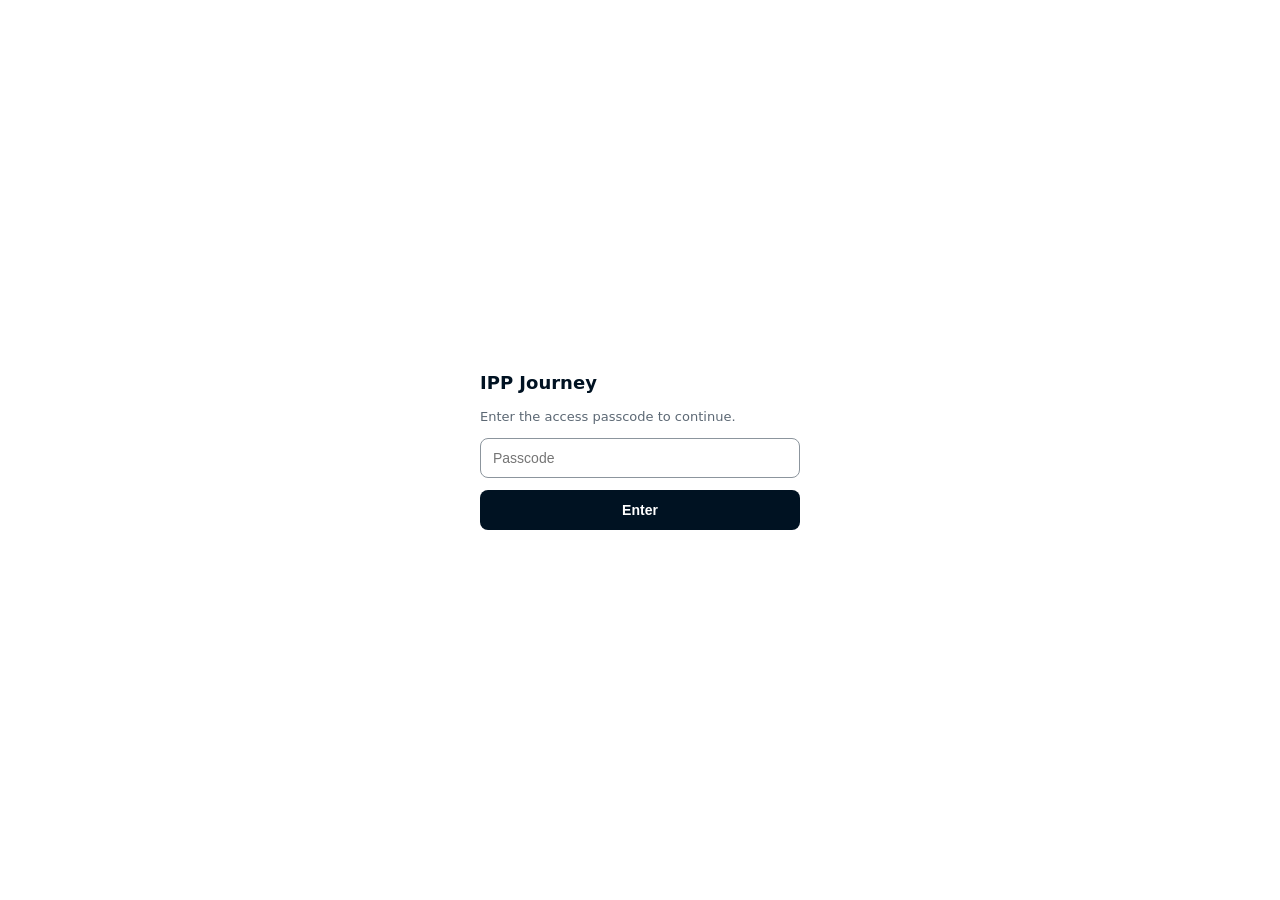
<file: IPP Journey.html>
<!DOCTYPE html>
<html lang="en">
<head>
<meta charset="utf-8">
<meta name="viewport" content="width=device-width, initial-scale=1">
<title>IPP Journey Analysis · Opportunity & Coverage Map</title>
<link rel="preconnect" href="https://fonts.googleapis.com">
<link rel="preconnect" href="https://fonts.gstatic.com" crossorigin>
<link href="https://fonts.googleapis.com/css2?family=Inter:wght@400;500;600;700;800;900&family=IBM+Plex+Mono:wght@400;500;600&display=swap" rel="stylesheet">
<link rel="stylesheet" href="design-system.css">
<style>
/* Semantic aliases mapping design-system tokens to legacy var names */
:root{
  --bg:var(--color-black-100); --panel:var(--color-white); --ink:var(--color-black-3200); --ink-soft:var(--color-black-1900); --ink-faint:var(--color-black-1300);
  --line:var(--color-black-500); --line-soft:var(--color-black-200);
  --accent:var(--color-green); --accent-deep:var(--ipp-accent-deep); --accent-tint:var(--ipp-accent-tint);
  --strong:var(--color-green); --partial:var(--color-yellow-600); --infra:var(--color-blue-1700); --gap:var(--color-red-1700); --out:var(--color-black-1300); --unmapped:var(--color-black-500);
  --p0:var(--ipp-p0); --p1:var(--ipp-p1); --p2:var(--ipp-p2); --explore:var(--ipp-explore);
  --shadow:var(--shadow-sm);

  /* — Type scale — */
  --fs-display:var(--text-2xl); --fs-h1:var(--text-xl); --fs-h2:var(--text-xl); --fs-h3:var(--text-base);
  --fs-body:var(--text-sm); --fs-caption:var(--text-xs); --fs-micro:10.5px;
  --fw-bold:var(--font-weight-bold); --fw-semi:var(--font-weight-semibold); --fw-med:var(--font-weight-medium); --fw-reg:var(--font-weight-normal);
  --lh-tight:1.15; --lh-snug:1.3; --lh-normal:1.55;
  --shadow-lg:0 2px 8px rgba(0,17,44,.06),0 12px 32px rgba(0,17,44,.08);
}
/* Sidebar, reset, typography from design-system.css */
body{background:var(--bg);color:var(--ink);
  background-image:radial-gradient(circle at 1px 1px,rgba(0,17,44,.02) 1px,transparent 0);
  background-size:22px 22px;display:flex;height:100vh}
.main-content{flex:1;overflow-y:auto;min-width:0}
.mono{font-family:var(--font-mono)}
h1{font-size:var(--fs-display);line-height:var(--lh-tight)}
h2{font-size:var(--fs-h2);line-height:var(--lh-snug)}
h3{font-size:var(--fs-h3);line-height:var(--lh-snug)}
a{color:inherit}

/* ---- shell ---- */
.wrap{max-width:1180px;padding:0 28px}
header.top{padding:42px 0 22px;border-bottom:1px solid var(--line)}
.eyebrow{font-family:var(--font-mono);font-size:11px;letter-spacing:.18em;text-transform:uppercase;color:var(--accent);font-weight:var(--fw-semi)}
header.top h1{font-size:var(--fs-display);line-height:var(--lh-tight);margin:var(--spacing-2xs) 0 var(--spacing-3xs);font-weight:var(--fw-bold)}
header.top .sub{color:var(--ink-soft);font-size:var(--fs-body)}
.draftflag{display:inline-flex;align-items:center;gap:7px;margin-top:16px;padding:5px 12px;border:1px solid var(--line);
  border-radius:999px;background:var(--panel);font-size:12.5px;color:var(--ink-soft)}
.draftflag b{color:var(--ink);font-weight:var(--fw-semi)}
.dot{width:7px;height:7px;border-radius:50%;background:var(--partial);display:inline-block;flex:none}

/* ---- nav ---- */
nav.tabs{display:none;position:sticky;top:0;z-index:40;background:rgba(243,245,247,.95);backdrop-filter:blur(8px);
  border-bottom:1px solid var(--line)}
.tabs-inner{display:flex;gap:0;overflow-x:auto;padding:0}
.tab{flex:none;border:0;background:transparent;cursor:pointer;font-family:var(--font-sans);font-size:var(--fs-body);
  font-weight:var(--fw-semi);color:var(--ink-faint);padding:14px 18px 12px;border-bottom:2px solid transparent;
  transition:.14s;white-space:nowrap;margin-bottom:-1px}
.tab:hover{color:var(--ink)}
.tab.active{color:var(--ink);border-bottom-color:var(--ink)}
.tab .n{display:none}

section.view{display:none;padding:36px 0 80px;animation:fade .3s ease}
section.view.active{display:block}
@keyframes fade{from{opacity:0;transform:translateY(6px)}to{opacity:1;transform:none}}
.viewhead{padding:0 0 18px;border-bottom:1px solid var(--line);margin-bottom:28px}
.viewhead .eyebrow{font-family:var(--font-mono);font-size:11px;letter-spacing:.18em;text-transform:uppercase;color:var(--accent);font-weight:var(--fw-semi)}
.viewhead h2{font-size:var(--fs-display);line-height:var(--lh-tight);margin:0 0 6px;font-weight:var(--fw-bold)}
.viewhead .sub{color:var(--ink-soft);font-size:var(--fs-body);margin:0}
.viewhead p{color:var(--ink-soft);margin:0;font-size:var(--fs-body)}

/* ---- KPI ---- */
.kpis{display:grid;grid-template-columns:repeat(4,1fr);gap:14px;margin:0 0 28px}
.kpi{background:var(--panel);border:1px solid var(--line);border-radius:10px;padding:16px 18px 14px;box-shadow:none}
.kpi .v{font-family:var(--font-sans);font-weight:var(--fw-bold);font-size:var(--fs-h1);line-height:var(--lh-tight);letter-spacing:-.02em}
.kpi .l{font-size:var(--fs-caption);color:var(--ink-soft);margin-top:8px}
.kpi .l b{color:var(--ink);font-weight:var(--fw-semi)}
.kpi.accent{background:var(--panel);border-color:var(--line);border-left:3px solid var(--accent);color:var(--ink)}
.kpi.accent .v{color:var(--ink)}
.kpi.accent .l{color:var(--ink-soft)}.kpi.accent .l b{color:var(--ink)}

/* ---- cards / generic ---- */
.card{background:var(--panel);border:1px solid var(--line);border-radius:10px;box-shadow:none}
.grid2{display:grid;grid-template-columns:1.35fr .85fr;gap:18px;align-items:start}
.prose{padding:26px 28px}
.prose h3{font-size:var(--fs-h3);margin-bottom:10px}
.prose p{margin:0 0 12px;color:var(--ink-soft);font-size:var(--fs-body)}
.prose p b{color:var(--ink);font-weight:600}
.prose .lead{color:var(--ink);font-size:var(--fs-body);font-weight:var(--fw-med)}
.divider{height:1px;background:var(--line-soft);margin:18px 0}
.stat-strip{display:grid;grid-template-columns:1fr 1fr;gap:1px;background:var(--line);border-radius:10px;overflow:hidden;border:1px solid var(--line)}
.stat-strip .s{background:var(--panel);padding:15px 16px}
.stat-strip .s .num{font-family:var(--font-sans);font-weight:var(--fw-bold);font-size:var(--fs-h2);color:var(--ink)}
.stat-strip .s .cap{font-size:var(--fs-caption);color:var(--ink-soft);margin-top:3px}
.why-list{list-style:none;padding:0;margin:0}
.why-list li{padding:10px 0;border-bottom:1px solid var(--line-soft);font-size:var(--fs-body);color:var(--ink-soft);display:flex;gap:10px}
.why-list li:last-child{border:0}
.why-list li .ix{font-family:var(--font-mono);font-size:11px;color:var(--accent);font-weight:var(--fw-semi);flex:none;margin-top:2px}
.why-list li b{color:var(--ink);font-weight:600}

/* ---- filters ---- */
.filters{display:flex;flex-wrap:wrap;gap:18px;align-items:center;margin-bottom:20px;padding:12px 16px;
  background:var(--panel);border:1px solid var(--line);border-radius:10px}
.fgroup{display:flex;align-items:center;gap:8px}
.fgroup .flab{font-family:var(--font-mono);font-size:10.5px;letter-spacing:.12em;text-transform:uppercase;color:var(--ink-faint)}
.chip{border:1px solid var(--line);background:var(--color-white);cursor:pointer;font-family:var(--font-sans);font-weight:var(--fw-semi);font-size:12.5px;
  padding:6px 12px;border-radius:999px;color:var(--ink-soft);transition:.14s}
.chip:hover{border-color:var(--ink-faint)}
.chip.on{background:var(--ink);color:#fff;border-color:var(--ink)}
.fcount{margin-left:auto;font-family:var(--font-mono);font-size:12px;color:var(--ink-faint)}

/* ---- opportunity cards ---- */
.opp-grid{display:grid;grid-template-columns:repeat(2,1fr);gap:14px}
.opp{background:var(--panel);border:1px solid var(--line);border-radius:10px;padding:18px 18px 16px;cursor:pointer;
  transition:.16s;box-shadow:var(--shadow);position:relative;overflow:hidden}
.opp:hover{transform:translateY(-2px);box-shadow:var(--shadow-lg);border-color:#cfd6cf}
.opp::before{content:"";position:absolute;left:0;top:0;bottom:0;width:4px;background:var(--cv,var(--out))}
.opp .row1{display:flex;align-items:center;gap:9px;margin-bottom:7px}
.opp .oid{font-family:var(--font-mono);font-weight:var(--fw-semi);font-size:12px;color:var(--ink-faint)}
.opp h3{font-size:var(--fs-h3);line-height:var(--lh-snug);margin:2px 0 8px}
.opp .desc{font-size:var(--fs-caption);color:var(--ink-soft);line-height:var(--lh-normal);display:-webkit-box;-webkit-line-clamp:2;-webkit-box-orient:vertical;overflow:hidden}
.opp .meta{display:flex;gap:7px;margin-top:13px;flex-wrap:wrap}
.badge{font-family:var(--font-mono);font-size:10.5px;font-weight:var(--fw-semi);padding:3px 9px;border-radius:6px;letter-spacing:.02em}
.pri-P0{background:#fbe7e4;color:var(--p0)}.pri-P1{background:#e8f3de;color:var(--p1)}
.pri-P2{background:#edeeec;color:var(--p2)}.pri-Explore{background:#e6eef4;color:var(--explore)}
.cv{display:inline-flex;align-items:center;gap:6px;font-size:11px;font-weight:600;color:var(--ink-soft)}
.cv .cvdot{width:9px;height:9px;border-radius:50%;background:var(--cvc)}
.cv-strong{--cvc:var(--strong)}.cv-partial{--cvc:var(--partial)}.cv-infra{--cvc:var(--infra)}
.cv-gap{--cvc:var(--gap)}.cv-out{--cvc:var(--out)}.cv-unmapped{--cvc:var(--unmapped)}
.opp .conv{margin-left:auto;font-family:var(--font-mono);font-size:11px;color:var(--ink-faint)}

/* ---- drawer ---- */
.scrim{position:fixed;inset:0;background:rgba(0,17,44,.38);backdrop-filter:blur(2px);opacity:0;pointer-events:none;transition:.22s;z-index:80}
.scrim.on{opacity:1;pointer-events:auto}
.drawer{position:fixed;top:0;right:0;height:100%;width:min(520px,94vw);background:var(--panel);z-index:90;
  transform:translateX(102%);transition:transform .28s cubic-bezier(.4,0,.2,1);box-shadow:var(--shadow-lg);
  overflow-y:auto;border-left:1px solid var(--line)}
.drawer.on{transform:none}
.drawer .dhead{padding:26px 28px 20px;border-bottom:1px solid var(--line);position:relative}
.drawer .dbar{position:absolute;left:0;top:0;bottom:0;width:5px;background:var(--cv,var(--out))}
.drawer .close{position:absolute;top:18px;right:20px;border:1px solid var(--line);background:#fff;border-radius:8px;
  width:32px;height:32px;cursor:pointer;font-size:17px;color:var(--ink-soft);line-height:1}
.drawer .close:hover{background:var(--line-soft)}
.drawer h3{font-size:var(--fs-h2);margin:10px 0 12px;padding-right:30px}
.drawer .dmeta{display:flex;gap:8px;flex-wrap:wrap}
.drawer .dbody{padding:22px 28px 40px}
.drawer .dsec{margin-bottom:20px}
.drawer .dsec .k{font-family:var(--font-mono);font-size:10.5px;letter-spacing:.13em;text-transform:uppercase;color:var(--ink-faint);margin-bottom:7px}
.drawer .dsec .vtxt{font-size:var(--fs-body);color:var(--ink-soft)}
.signal{display:grid;grid-template-columns:1fr;gap:12px}
.signal .sg{border:1px solid var(--line);border-radius:10px;padding:12px 14px;background:#fff}
.signal .sg .sk{font-size:11.5px;font-weight:600;color:var(--ink);margin-bottom:3px}
.signal .sg .sv{font-size:13px;color:var(--ink-soft)}
.where{display:flex;flex-wrap:wrap;gap:7px}
.wtag{font-family:var(--font-mono);font-size:11px;font-weight:var(--fw-semi);padding:5px 10px;border-radius:7px;background:var(--accent-tint);color:var(--accent-deep)}
.wtag.star{background:#e8f3de;color:var(--p1)}
.whybox{background:var(--accent-tint);border:1px solid #cfe4d9;border-radius:10px;padding:14px 16px;font-size:14px;color:var(--accent-deep)}

/* ---- journey ---- */
.jtoggle{display:inline-flex;align-items:center;background:var(--panel);border:1px solid var(--line);border-radius:10px;padding:3px;gap:3px}
.jtoggle button{border:0;background:transparent;cursor:pointer;font-family:var(--font-sans);font-weight:var(--fw-semi);font-size:var(--fs-caption);
  padding:6px 14px;border-radius:7px;color:var(--ink-faint);transition:.14s;white-space:nowrap}
.jtoggle button:hover{color:var(--ink)}
.jtoggle button.on{background:var(--ink);color:#fff}
.journey-canvas{border:1px solid var(--line);border-radius:10px;overflow-x:auto;overflow-y:visible;
  background:#f8f9fb;background-image:radial-gradient(circle,#dfe3e8 .8px,transparent .8px);background-size:18px 18px;
  padding:28px 24px 32px}
.phase-flow{display:flex;gap:0;min-width:min-content;align-items:stretch}
.phase-col{flex:none;display:flex;flex-direction:column;gap:10px}
.phase-col .phase-head{font-family:var(--font-sans);font-size:13px;letter-spacing:0;text-transform:none;
  color:var(--ink);font-weight:var(--fw-bold);padding:0 4px 10px;white-space:nowrap}
.phase-connector{flex:none;width:36px;display:flex;align-items:center;justify-content:center;position:relative;margin-top:28px}
.step{flex:none;width:186px;background:var(--panel);border:1px solid var(--line);border-radius:10px;padding:12px 14px;
  position:relative;transition:.16s;cursor:default}
.step.has{cursor:pointer}.step.has:hover{border-color:#b8c0c8;box-shadow:var(--shadow-lg);transform:translateY(-2px)}
.step.star{border-color:var(--accent);border-width:1.5px;background:linear-gradient(168deg,#f0faf4,#fff)}
.step .sid{font-family:var(--font-mono);font-size:11px;color:var(--ink-faint);font-weight:600}
.step .slabel{font-size:13px;font-weight:600;line-height:1.25;margin:4px 0 9px;min-height:32px}
.step .snote{font-size:11px;color:var(--ink-faint);line-height:1.4;margin-bottom:10px;min-height:30px}
.step .sopps{display:flex;flex-wrap:wrap;gap:4px;min-height:20px}
.opin{font-family:var(--font-mono);font-size:10px;font-weight:var(--fw-semi);padding:2px 6px;border-radius:5px;background:var(--accent-tint);color:var(--accent-deep)}
.step.star .star-i{display:inline-flex;align-items:center;gap:5px;font-size:10.5px;font-weight:var(--fw-semi);
  color:var(--accent);background:var(--accent-tint);padding:3px 9px;border-radius:6px;margin-bottom:6px;
  font-family:var(--font-mono);letter-spacing:.02em}
.step .empty{font-size:11px;color:var(--unmapped);font-style:italic}
.starnote{margin-top:10px;font-size:12.5px;color:var(--accent);display:flex;gap:7px;align-items:flex-start}
.starnote .si{flex:none}

/* ---- heatmap ---- */
.legend{display:flex;flex-wrap:wrap;gap:16px;margin-bottom:18px;font-size:12.5px;color:var(--ink-soft)}
.legend span{display:inline-flex;align-items:center;gap:7px}
.legend .lg{width:11px;height:11px;border-radius:3px}
.heatwrap{overflow-x:auto;border:1px solid var(--line);border-radius:10px;background:var(--panel);box-shadow:none}
table.heat{border-collapse:collapse;width:100%;min-width:980px}
table.heat th,table.heat td{border-bottom:1px solid var(--line-soft);border-right:1px solid var(--line-soft);text-align:center;padding:0}
table.heat thead th{position:sticky;top:0;background:var(--panel);font-weight:600;font-size:10.5px;color:var(--ink-soft);
  padding:10px 4px;vertical-align:top;line-height:1.25;z-index:2}
table.heat thead th .jhead{font-family:var(--font-mono);font-size:9px;letter-spacing:.08em;color:var(--ink-faint);text-transform:uppercase}
table.heat thead th.star{background:#f4faf6}
table.heat thead th .cid{font-family:var(--font-mono);font-weight:var(--fw-semi);color:var(--ink);font-size:11px}
.rowhead{text-align:left!important;padding:11px 14px!important;position:sticky;left:0;background:var(--panel);z-index:1;
  min-width:230px;border-right:1px solid var(--line)!important;cursor:pointer}
.rowhead .rh{display:flex;align-items:center;gap:9px}
.rowhead .roid{font-family:var(--font-mono);font-size:11px;color:var(--ink-faint);font-weight:600}
.rowhead .rtitle{font-size:13px;font-weight:600;line-height:1.2}
.rowhead .rcv{margin-left:auto;width:10px;height:10px;border-radius:50%;flex:none}
.cell{height:46px;position:relative}
.cell .fill{position:absolute;inset:5px;border-radius:7px;display:flex;align-items:center;justify-content:center}
.cell.f .fill{cursor:pointer}
.cell .fill .ck{font-size:14px;color:#fff;font-weight:700}
.cell.f-strong .fill{background:var(--strong)}.cell.f-partial .fill{background:var(--partial)}
.cell.f-infra .fill{background:var(--infra)}.cell.f-gap .fill{background:var(--gap)}
.cell.colstar{background:#fdfaf2}
table.heat tr:hover .rowhead{background:#fff}
.heat tr.dim{opacity:.28}
.totrow td{font-family:var(--font-mono);font-size:12px;font-weight:600;color:var(--ink);padding:9px 4px!important;background:#f3f6fa}
.totrow .rowhead{background:#f3f6fa;font-family:var(--font-sans);font-size:12px;color:var(--ink-soft)}
.htip{position:fixed;z-index:120;background:var(--ink);color:#fff;padding:9px 12px;border-radius:9px;font-size:12.5px;
  max-width:230px;line-height:1.4;pointer-events:none;opacity:0;transition:opacity .12s;box-shadow:var(--shadow-lg)}
.htip.on{opacity:1}
.htip .tt{font-family:var(--font-mono);font-size:10px;letter-spacing:.05em;color:#9fd9bf;margin-bottom:3px}

/* ---- leverage ---- */
.lev-grid{display:grid;grid-template-columns:1fr 1fr;gap:14px}
.lev{background:var(--panel);border:1px solid var(--line);border-radius:10px;padding:16px 18px;box-shadow:var(--shadow);position:relative}
.lev .lr{position:absolute;top:14px;right:16px;font-family:var(--font-sans);font-weight:var(--fw-bold);font-size:var(--fs-display);color:var(--line);line-height:1}
.lev .lj{font-family:var(--font-mono);font-size:10.5px;letter-spacing:.1em;text-transform:uppercase;color:var(--accent);font-weight:600}
.lev h3{font-size:var(--fs-h3);margin:6px 0 6px;padding-right:34px}
.lev .lwhy{font-size:13px;color:var(--ink-soft);margin-bottom:11px}
.lev .lconv{display:flex;align-items:center;gap:10px}
.lev .lcount{font-family:var(--font-mono);font-size:11px;font-weight:600;color:var(--ink);background:var(--accent-tint);padding:3px 9px;border-radius:6px}
.lev .lopps{display:flex;gap:5px;flex-wrap:wrap}
.lev.top{background:var(--panel);border-color:var(--line);border-left:3px solid var(--accent)}
.lev.top .lr{color:var(--line)}.lev.top .lj{color:var(--accent)}.lev.top h3{color:var(--ink)}
.lev.top .lwhy{color:var(--ink-soft)}.lev.top .lcount{background:var(--accent-tint);color:var(--accent)}
.lev.top .opin{background:var(--accent-tint);color:var(--accent)}

/* ---- priority table ---- */
.pritable{margin-top:30px}
.pritable h3{font-size:18px;margin-bottom:4px}
.pritable .ph{color:var(--ink-soft);font-size:14px;margin:0 0 16px}
.prow{display:grid;grid-template-columns:46px 1fr;gap:16px;padding:16px 0;border-bottom:1px solid var(--line-soft);align-items:start}
.prow:last-child{border:0}
.prow .pidcell{font-family:var(--font-mono);font-weight:var(--fw-semi);font-size:13px;color:var(--ink)}
.prow .ptop{display:flex;align-items:center;gap:9px;flex-wrap:wrap;margin-bottom:8px}
.prow .pname{font-weight:var(--fw-semi);font-size:var(--fs-body)}
.prow .pwhy{font-size:var(--fs-body);color:var(--ink-soft)}
.unmapped-note{margin-top:26px;background:#f4faf6;border:1px solid #c8e0c2;border-radius:12px;padding:18px 20px}
.unmapped-note .un-h{font-weight:700;font-size:14px;color:var(--p1);margin-bottom:6px;display:flex;align-items:center;gap:8px}
.unmapped-note p{font-size:13.5px;color:var(--ink-soft);margin:0 0 8px}

footer{border-top:1px solid var(--line);padding:26px 0 50px;color:var(--ink-faint);font-size:12.5px}
footer b{color:var(--ink-soft)}

@media(max-width:860px){
  .sidebar{display:none}
  .kpis{grid-template-columns:1fr 1fr}.grid2{grid-template-columns:1fr}
  .opp-grid{grid-template-columns:1fr}.lev-grid{grid-template-columns:1fr}
  .wrap{padding:0 18px}
}

/* — Pie chart — */
.chart-card{background:var(--panel);border:1px solid var(--line);border-radius:10px;padding:20px}
.chart-card h3{font-size:var(--fs-h3);margin-bottom:4px}
.chart-card .chart-sub{font-size:var(--fs-caption);color:var(--ink-soft);margin-bottom:18px}
.donut-wrap{display:flex;align-items:center;gap:24px}
.donut{width:170px;height:170px;border-radius:50%;position:relative;flex:none;
  background:conic-gradient(
    #00112c 0% 76.3%,
    #2c6fba 76.3% 91.5%,
    #546070 91.5% 97.7%,
    #0abf53 97.7% 99.94%,
    #dfe3e8 99.94% 100%
  )}
.donut::after{content:"";position:absolute;inset:32%;border-radius:50%;background:var(--panel)}
.donut-center{position:absolute;inset:0;display:flex;flex-direction:column;align-items:center;justify-content:center;z-index:1;
  font-family:var(--font-mono);pointer-events:none}
.donut-center .dc-v{font-size:var(--fs-h2);font-weight:var(--fw-bold);color:var(--ink)}
.donut-center .dc-l{font-size:var(--fs-micro);color:var(--ink-faint)}
.chart-legend{display:flex;flex-direction:column;gap:8px;flex:1}
.chart-legend .cl{display:flex;align-items:center;gap:9px;font-size:var(--fs-caption)}
.chart-legend .cl .clc{width:10px;height:10px;border-radius:3px;flex:none}
.chart-legend .cl .clv{font-family:var(--font-mono);font-weight:var(--fw-semi);color:var(--ink)}
.chart-legend .cl .cln{color:var(--ink-soft)}
.mobile-callout{margin-top:16px;background:var(--accent-tint);border:1px solid #c8e0c2;border-radius:8px;padding:12px 14px;
  font-size:var(--fs-caption);color:var(--ink-soft);display:flex;gap:8px;align-items:flex-start}
.mobile-callout b{color:var(--ink)}

/* — Device badges on journey — */
.dev-filter{display:inline-flex;align-items:center;background:var(--panel);border:1px solid var(--line);border-radius:10px;padding:3px;gap:3px}
.dev-filter button{border:0;background:transparent;cursor:pointer;font-family:var(--font-sans);font-size:var(--fs-caption);
  font-weight:var(--fw-semi);padding:6px 14px;border-radius:7px;color:var(--ink-faint);transition:.14s;white-space:nowrap}
.dev-filter button:hover{color:var(--ink)}
.dev-filter button.on{background:var(--ink);color:#fff}
.dbadge{display:inline-flex;align-items:center;gap:4px;font-size:9.5px;font-weight:var(--fw-semi);
  padding:2px 7px;border-radius:5px;margin-top:6px;letter-spacing:.02em;font-family:var(--font-mono)}
.dbadge.db-both{background:#e6f9ed;color:#068d3c}
.dbadge.db-terminal{background:#eef0f3;color:var(--ink-faint)}
.step.dimmed{opacity:.22;pointer-events:none;transform:scale(.97)}

/* ---- Solutions grid ---- */
.sol-grid{display:grid;grid-template-columns:repeat(2,1fr);gap:14px}
.sol-card{background:var(--panel);border:1px solid var(--line);border-radius:10px;padding:20px 22px 18px;
  cursor:pointer;transition:.16s;box-shadow:var(--shadow);position:relative;overflow:hidden}
.sol-card:hover{transform:translateY(-2px);box-shadow:var(--shadow-lg);border-color:#cfd6cf}
.sol-card::before{content:"";position:absolute;left:0;top:0;bottom:0;width:4px;background:var(--accent)}
.sol-card .sol-icon{font-size:22px;margin-bottom:8px;display:block}
.sol-card .sol-name{font-size:var(--fs-h3);font-weight:var(--fw-bold);color:var(--ink);line-height:var(--lh-snug);margin-bottom:6px}
.sol-card .sol-desc{font-size:var(--fs-body);color:var(--ink-soft);line-height:var(--lh-normal)}
.sol-card .sol-tags{display:flex;flex-wrap:wrap;gap:5px;margin-top:12px}
.sol-card .sol-tags .wtag{font-size:10.5px}

/* ---- JTBD source tables ---- */
.jtbdwrap{overflow-x:auto;border:1px solid var(--line);border-radius:10px;background:var(--panel);box-shadow:none}
table.jtbd{border-collapse:collapse;width:100%;min-width:1040px;font-size:12.5px}
table.jtbd thead th{position:sticky;top:0;background:var(--ink);color:#fff;font-weight:var(--fw-semi);
  font-size:11px;letter-spacing:.04em;text-align:left;padding:11px 14px;vertical-align:top;z-index:2;
  border-right:1px solid rgba(255,255,255,.12)}
table.jtbd thead th:last-child{border-right:0}
table.jtbd td{border-bottom:1px solid var(--line-soft);border-right:1px solid var(--line-soft);
  padding:12px 14px;vertical-align:top;color:var(--ink-soft);line-height:1.5}
table.jtbd td:last-child{border-right:0}
table.jtbd tbody tr:hover td{background:#f8faf9}
table.jtbd .jstep{font-weight:var(--fw-bold);color:var(--ink);font-size:13px}
table.jtbd .jbig{color:var(--ink);font-weight:var(--fw-med)}
table.jtbd ul{margin:0;padding-left:16px}
table.jtbd ul li{margin:0 0 4px;padding:0}
table.jtbd ul li:last-child{margin-bottom:0}
table.jtbd .jnone{color:var(--unmapped);font-style:italic}
table.jtbd .jpain{color:var(--gap)}
table.jtbd col.c-step{width:128px}table.jtbd col.c-big{width:220px}
table.jtbd col.c-little{width:250px}table.jtbd col.c-micro{width:330px}table.jtbd col.c-pain{width:300px}
table.jtbd col.c-opp{width:190px}table.jtbd col.c-tasks{width:auto}
table.jtbd col.c-who{width:170px}
table.jtbd col.c-crit{width:150px}table.jtbd col.c-size{width:58px}table.jtbd col.c-owner{width:142px}
table.jtbd col.c-phase{width:118px}table.jtbd col.c-sub{width:150px}table.jtbd col.c-user{width:96px}table.jtbd col.c-actors{width:120px}
table.jtbd col.c-theme{width:150px}table.jtbd col.c-otitle{width:170px}table.jtbd col.c-ev{width:auto}table.jtbd col.c-notes{width:170px}
table.jtbd tr.cv-grp td{background:var(--accent-tint);border-top:2px solid var(--accent-deep);padding:12px 14px}
table.jtbd .cv-step{font-family:var(--font-mono);font-weight:var(--fw-bold);font-size:13px;color:var(--accent-deep);letter-spacing:.01em}
table.jtbd .cv-big{font-weight:var(--fw-semi);color:var(--ink);margin-top:3px;font-size:13px}
table.jtbd .cv-note{font-size:11px;color:var(--ink-faint);margin-top:5px;font-style:italic}
table.jtbd .cv-painwrap{margin-top:9px}
table.jtbd .cv-painlbl{display:block;font-size:10px;font-weight:var(--fw-semi);text-transform:uppercase;letter-spacing:.04em;color:var(--gap);margin-bottom:3px}
table.jtbd ul.cv-pain{margin:0;padding-left:16px;color:var(--gap)}
table.jtbd ul.cv-pain li{margin:0 0 3px;padding:0}table.jtbd ul.cv-pain li:last-child{margin-bottom:0}
table.jtbd tr.cv-empty td{background:#fafafa;padding:10px 14px}
table.jtbd col.c-opps{width:218px}
table.jtbd ul.opp-list{margin:0;padding-left:0;list-style:none}
table.jtbd ul.opp-list li{margin:0 0 7px;padding:0;display:flex;gap:7px;align-items:flex-start;line-height:1.35}
table.jtbd ul.opp-list li:last-child{margin-bottom:0}
table.jtbd .opp-dot{flex:none;width:7px;height:7px;border-radius:50%;margin-top:5px}
table.jtbd .opp-dot.ipp{background:var(--accent)}table.jtbd .opp-dot.oc{background:var(--infra)}
table.jtbd .opp-name{color:var(--ink);font-weight:var(--fw-med);min-width:0;overflow-wrap:anywhere;word-break:break-word}
table.jtbd .opp-chk{color:#3a7d0a;font-weight:var(--fw-bold)}
table.jtbd col.c-sizeowner{width:120px}
table.jtbd .opp-main{display:flex;gap:7px;align-items:flex-start}
table.jtbd .owner-line{font-size:11px;margin-top:5px;font-weight:var(--fw-semi)}
table.jtbd .reljobs{display:flex;flex-wrap:wrap;gap:4px;margin-top:7px;padding-left:14px}
table.jtbd .reljob{font-size:10px;line-height:1.35;background:#fdf3d3;color:#8a6d1a;border:1px solid #efe1ad;padding:2px 7px;border-radius:5px;white-space:normal;overflow-wrap:anywhere;word-break:break-word}
.tbl-filters{display:flex;flex-wrap:wrap;gap:12px;align-items:flex-end;margin-bottom:14px}
.tbl-filters .ff{display:flex;flex-direction:column;gap:4px}
.tbl-filters .fl{font-family:var(--font-mono);font-size:9.5px;letter-spacing:.1em;text-transform:uppercase;color:var(--ink-faint);font-weight:var(--fw-semi)}
.tbl-filters select{font:inherit;font-size:12px;padding:6px 9px;border:1px solid var(--line);border-radius:7px;background:var(--panel);color:var(--ink);max-width:250px}
.tbl-filters select:focus{outline:none;border-color:var(--accent)}
.tbl-filters .freset{font:inherit;font-size:11px;padding:7px 12px;border:1px solid var(--line);border-radius:7px;background:var(--panel);color:var(--ink-soft);cursor:pointer}
.tbl-filters .freset:hover{border-color:var(--accent);color:var(--accent-deep)}
.tbl-filters .fhint{font-size:11px;color:var(--ink-faint);margin-left:auto;align-self:center}
.col-resizer{position:absolute;top:0;right:0;width:11px;height:100%;cursor:col-resize;z-index:5}
.col-resizer::after{content:"";position:absolute;right:2px;top:50%;transform:translateY(-50%);height:55%;width:2px;background:rgba(255,255,255,.4);border-radius:2px}
.col-resizer:hover::after{background:var(--accent);width:3px}
body.col-resizing{cursor:col-resize;user-select:none}
table.jtbd col.c-phase{width:118px}table.jtbd col.c-substep{width:198px}table.jtbd col.c-evidence{width:272px}table.jtbd col.c-note{width:180px}
table.jtbd ul.sub-list{margin:0;padding-left:0;list-style:none}
table.jtbd ul.sub-list>li{margin:0 0 10px;padding:0;line-height:1.4}
table.jtbd ul.sub-list>li:last-child{margin-bottom:0}
table.jtbd .substep-id{font-weight:var(--fw-semi);color:var(--ink)}
table.jtbd .substep-who{color:var(--ink-faint);font-weight:var(--fw-med)}
table.jtbd .ph-tag{font-size:10.5px;font-weight:var(--fw-semi);color:var(--ink-soft)}
table.jtbd li.es-ev{color:var(--ink-soft)}
table.jtbd li.es-note{color:var(--ink-faint);font-style:italic}
table.jtbd ul.ev-multi{margin:0;padding-left:15px;list-style:disc}
table.jtbd ul.ev-multi li{margin:0 0 5px;line-height:1.4}
table.jtbd ul.ev-multi li:last-child{margin-bottom:0}
table.jtbd .jwho{color:var(--ink);font-weight:var(--fw-med)}
table.jtbd .crit-badge{display:inline-block;font-family:var(--font-mono);font-size:10px;font-weight:var(--fw-semi);
  padding:3px 8px;border-radius:6px;background:var(--accent-tint);color:var(--accent-deep);white-space:normal;word-break:break-word}
table.jtbd .size-badge{font-family:var(--font-mono);font-weight:var(--fw-bold);color:var(--ink)}
table.jtbd .owner-ipp{color:var(--accent-deep);font-weight:var(--fw-semi)}
table.jtbd .owner-oc{color:var(--infra);font-weight:var(--fw-semi)}
table.jtbd .owner-tag{font-size:11px;line-height:1.35;display:inline-block}
table.jtbd .addressed-badge{display:inline-block;margin-top:6px;font-family:var(--font-mono);font-size:9.5px;font-weight:var(--fw-semi);
  padding:3px 8px;border-radius:6px;background:#e8f3de;color:#3a7d0a;white-space:nowrap;letter-spacing:.02em}

/* ---- Consolidated view ---- */
.con-badge{display:inline-flex;align-items:center;gap:5px;font-family:var(--font-mono);font-size:10px;font-weight:var(--fw-semi);
  padding:3px 9px;border-radius:6px;white-space:nowrap}
.con-badge.strong{background:rgba(0,175,90,.1);color:var(--accent-deep)}
.con-badge.partial{background:rgba(255,180,0,.1);color:#946200}
.con-badge.gap{background:rgba(220,50,50,.08);color:var(--gap)}
table.jtbd col.c-align{width:110px}
table.jtbd col.c-canvas{width:180px}
table.jtbd col.c-copps{width:160px}
table.jtbd col.c-jopps{width:200px}
table.jtbd col.c-notes{width:260px}
table.jtbd col.c-research{width:440px}
table.jtbd .rs-head{margin-bottom:5px}
table.jtbd .rs-ev{color:var(--ink-soft);line-height:1.45;margin-bottom:5px}
table.jtbd .rs-note{color:var(--ink-faint);font-style:italic;line-height:1.4}
table.jtbd ul.sub-list>li.rs-item{padding-bottom:9px;border-bottom:1px dashed var(--line-soft);margin-bottom:9px}
table.jtbd ul.sub-list>li.rs-item:last-child{border-bottom:none;padding-bottom:0;margin-bottom:0}
.con-opin{display:inline-block;font-family:var(--font-mono);font-size:10px;font-weight:var(--fw-semi);
  padding:2px 7px;border-radius:5px;background:var(--accent-tint);color:var(--accent-deep);margin:1px 2px}
.con-jopp{display:inline-block;font-size:11px;padding:2px 7px;border-radius:5px;
  background:rgba(90,120,200,.08);color:var(--infra);margin:1px 2px}
.gap-card{background:var(--panel);border:1px solid var(--line);border-radius:10px;padding:22px 24px;margin-bottom:14px}
.gap-card h4{font-size:14px;margin:0 0 8px;display:flex;align-items:center;gap:8px}
.gap-card p{font-size:var(--fs-body);color:var(--ink-soft);margin:0 0 10px;line-height:1.55}
.gap-card .gap-tag{display:inline-block;font-family:var(--font-mono);font-size:10px;font-weight:var(--fw-semi);
  padding:2px 8px;border-radius:5px;margin:2px 3px 2px 0}
.gap-card .gap-tag.missing{background:rgba(220,50,50,.08);color:var(--gap)}
.gap-card .gap-tag.action{background:rgba(0,175,90,.08);color:var(--accent-deep)}
.gap-severity{font-family:var(--font-mono);font-size:10px;font-weight:var(--fw-bold);padding:3px 8px;border-radius:5px}
.gap-severity.high{background:rgba(220,50,50,.1);color:var(--gap)}
.gap-severity.medium{background:rgba(255,180,0,.1);color:#946200}
.gap-severity.low{background:rgba(90,120,200,.08);color:var(--infra)}
</style>
</head>
<body>

<!-- Access gate (client-side, prototype only). Change ACCESS_PASSWORD below to set the shared password.
     NOTE: this is a soft gate — the password lives in the page source, so it only deters casual visitors. -->
<div id="ipp-gate" style="position:fixed;inset:0;z-index:100000;display:flex;align-items:center;justify-content:center;background:#ffffff;">
  <form id="ipp-gate-form" style="width:320px;max-width:88vw;display:flex;flex-direction:column;gap:12px;font-family:'Adyen UI',system-ui,sans-serif;">
    <div style="font-size:18px;font-weight:600;color:#001222;">IPP Journey</div>
    <div style="font-size:13px;color:#5C6874;">Enter the access passcode to continue.</div>
    <input id="ipp-gate-input" type="password" placeholder="Passcode" autocomplete="current-password"
      style="height:40px;padding:0 12px;border:1px solid #8C959D;border-radius:8px;font-size:14px;outline:none;box-sizing:border-box;" />
    <div id="ipp-gate-err" style="display:none;font-size:12px;color:#DC3801;">Incorrect passcode — try again.</div>
    <button type="submit" style="height:40px;border:0;border-radius:8px;background:#001222;color:#fff;font-size:14px;font-weight:600;cursor:pointer;">Enter</button>
  </form>
</div>
<script>
  (function () {
    var ACCESS_PASSWORD = 'IPPjourney'; // <-- change me
    var KEY = 'ipp-access-until';       // stores the expiry timestamp
    var TTL = 24 * 60 * 60 * 1000;      // stay signed in for 24 hours
    var gate = document.getElementById('ipp-gate');
    var until = parseInt(localStorage.getItem(KEY) || '0', 10);
    if (until && Date.now() < until) { gate.style.display = 'none'; return; }
    var form = document.getElementById('ipp-gate-form');
    var input = document.getElementById('ipp-gate-input');
    var err = document.getElementById('ipp-gate-err');
    input.focus();
    form.addEventListener('submit', function (e) {
      e.preventDefault();
      if (input.value === ACCESS_PASSWORD) {
        localStorage.setItem(KEY, String(Date.now() + TTL));
        gate.style.display = 'none';
      } else { err.style.display = 'block'; input.value = ''; input.focus(); }
    });
  })();
</script>

<!-- ===== SIDEBAR ===== -->
<aside class="sidebar">
  <div class="sb-top">
    <a class="sb-brand" href="Landing.html" style="text-decoration:none">
      <svg width="68" height="22" viewBox="0 0 101.6 32.9" fill="#0ABF53"><path d="M14.3,7.5H0.3V12l9.2,0c0.6,0,1,0.5,1,1v7.9h-2c-0.6,0-1-0.5-1-1v-5.7H3.6c-2,0-3.6,1.6-3.6,3.6v4c0,2,1.6,3.6,3.6,3.6h14.3V11.1C17.9,9.1,16.3,7.5,14.3,7.5z"/><path d="M31.4,20.9h-2c-0.6,0-1-0.5-1-1V7.5h-3.9c-2,0-3.6,1.6-3.6,3.6v10.7c0,2,1.6,3.6,3.6,3.6h14.3V0h-7.5L31.4,20.9z"/><path d="M52.3,20.9h-2c-0.6,0-1-0.5-1-1V7.5h-7.5v14.3c0,2,1.6,3.6,3.6,3.6h6.9v2.2H42.1v5.2h14.1c2,0,3.6-1.6,3.6-3.6V7.5h-7.5V20.9z"/><path d="M77.1,7.5H62.7v14.3c0,2,1.6,3.6,3.6,3.6h14.1v-4.5h-9.2c-0.6,0-1-0.5-1-1V12h2c0.6,0,1,0.5,1,1v5.7h3.9c2,0,3.6-1.6,3.6-3.6v-4C80.7,9.1,79.1,7.5,77.1,7.5z"/><path d="M98,7.5H83.7v17.9h7.5V12h2c0.6,0,1,0.5,1,1v12.4h7.5V11.1C101.6,9.1,100,7.5,98,7.5z"/></svg>
      <span>IPP Journey</span>
    </a>
  </div>

  <nav class="sb-nav">
    <a class="sb-link active-link" href="javascript:void(0)" data-tab="overview" onclick="switchTab('overview')">
      <svg viewBox="0 0 24 24" fill="none" stroke="currentColor" stroke-width="2" stroke-linecap="round" stroke-linejoin="round"><rect x="3" y="3" width="7" height="7" rx="1"/><rect x="14" y="3" width="7" height="7" rx="1"/><rect x="3" y="14" width="7" height="7" rx="1"/><rect x="14" y="14" width="7" height="7" rx="1"/></svg>
      Context
    </a>
    <a class="sb-link" href="IPP%20Journey.html#serviceblueprint" onclick="window.location.href='Service%20Blueprint.html';return false;">
      <svg viewBox="0 0 24 24" fill="none" stroke="currentColor" stroke-width="2" stroke-linecap="round" stroke-linejoin="round"><path d="M3 3h7v7H3z"/><path d="M14 3h7v4h-7z"/><path d="M14 10h7v4h-7z"/><path d="M3 14h7v7H3z"/><path d="M14 17h7v4h-7z"/></svg>
      Journey map
    </a>
    <a class="sb-link" href="javascript:void(0)" data-tab="sysinfo" onclick="switchTab('sysinfo')">
      <svg viewBox="0 0 24 24" fill="none" stroke="currentColor" stroke-width="2" stroke-linecap="round" stroke-linejoin="round"><circle cx="12" cy="12" r="3"/><path d="M19.4 15a1.65 1.65 0 00.33 1.82l.06.06a2 2 0 11-2.83 2.83l-.06-.06a1.65 1.65 0 00-1.82-.33 1.65 1.65 0 00-1 1.51V21a2 2 0 11-4 0v-.09A1.65 1.65 0 009 19.4a1.65 1.65 0 00-1.82.33l-.06.06a2 2 0 11-2.83-2.83l.06-.06A1.65 1.65 0 004.68 15a1.65 1.65 0 00-1.51-1H3a2 2 0 110-4h.09A1.65 1.65 0 004.6 9a1.65 1.65 0 00-.33-1.82l-.06-.06a2 2 0 112.83-2.83l.06.06A1.65 1.65 0 009 4.68a1.65 1.65 0 001-1.51V3a2 2 0 114 0v.09a1.65 1.65 0 001 1.51 1.65 1.65 0 001.82-.33l.06-.06a2 2 0 112.83 2.83l-.06.06A1.65 1.65 0 0019.4 9a1.65 1.65 0 001.51 1H21a2 2 0 110 4h-.09a1.65 1.65 0 00-1.51 1z"/></svg>
      System doc
    </a>
    <div class="sb-divider"></div>
    <div class="sb-section-label">Source of truth</div>
    <a class="sb-link" href="Data%20source.html">
      <svg viewBox="0 0 24 24" fill="none" stroke="currentColor" stroke-width="2" stroke-linecap="round" stroke-linejoin="round"><ellipse cx="12" cy="5" rx="9" ry="3"/><path d="M21 12c0 1.66-4 3-9 3s-9-1.34-9-3"/><path d="M3 5v14c0 1.66 4 3 9 3s9-1.34 9-3V5"/></svg>
      Data source
    </a>
  </nav>

  <div class="sb-bottom">
    <div class="sb-cta-box">
      <span class="dot"></span> <b>Work in progress</b>
      <p style="margin:8px 0 0;font-size:var(--text-xs);color:var(--color-black-1700);line-height:1.55">This is a living document shaped by research and the Figma journey map.</p>
      <p style="margin:6px 0 0;font-size:var(--text-xs);color:var(--color-black-1700);line-height:1.55">Got ideas, corrections, or feedback? Would love to hear from you!</p>
      <a href="slack://user?team=T025TN82G&id=U099UUXHZ62" class="sb-cta-btn" style="margin-top:12px">Chat with @eva_han</a>
    </div>
  </div>
</aside>

<!-- ===== MAIN CONTENT ===== -->
<div class="main-content">

<nav class="tabs"><div class="wrap"><div class="tabs-inner" id="tabs">
  <button class="tab active" data-v="overview"><span class="n">01</span>Why journeys, now</button>
  <button class="tab" data-v="journey"><span class="n">02</span>Journey map</button>
  <button class="tab" data-v="coverage"><span class="n">04</span>Coverage heatmap</button>
  <button class="tab" data-v="sysinfo"><span class="n">06</span>System context</button>
</div></div></nav>

<main class="wrap">

<!-- ===== OVERVIEW ===== -->
<section class="view active" id="overview">
  <div class="viewhead"><h2>IPP Journey Analysis</h2>
    <p class="sub">A single source of truth for where merchants and submerchants meet friction across the terminal lifecycle — and where the opportunities to fix it converge.</p>
  </div>
  <div class="chart-card" style="margin-bottom:14px">
    <h3>IPP integration landscape</h3>
    <div class="chart-sub">Total authorised transactions by integration type</div>
    <div style="display:flex;align-items:flex-start;gap:24px">
      <div style="display:flex;align-items:center;gap:24px;flex:1">
        <div class="donut" style="position:relative">
          <div class="donut-center"><span class="dc-v">3.8B</span><span class="dc-l">total txns</span></div>
        </div>
        <div class="chart-legend">
          <div class="cl"><span class="clc" style="background:#00112c"></span><span class="clv">76.3%</span><span class="cln">Terminal API</span></div>
          <div class="cl"><span class="clc" style="background:#2c6fba"></span><span class="clv">15.2%</span><span class="cln">H2H</span></div>
          <div class="cl"><span class="clc" style="background:#546070"></span><span class="clv">6.2%</span><span class="cln">OPI</span></div>
          <div class="cl"><span class="clc" style="background:#0abf53"></span><span class="clv">2.2%</span><span class="cln">Mobile SDK</span></div>
          <div class="cl"><span class="clc" style="background:#dfe3e8"></span><span class="clv">&lt;0.1%</span><span class="cln">Other</span></div>
        </div>
      </div>
      <div class="mobile-callout" style="margin-top:0;flex:0 0 280px;align-self:stretch">
        <span>📱</span>
        <span><b>Mobile is 2.3% of volume</b> but growing — POS_MOBILE_SDK (85M txns) + Mobile Payments App (2.3M). These journeys need dedicated mapping alongside the terminal paths.</span>
      </div>
    </div>
  </div>
  <div class="stat-strip" style="margin-bottom:20px">
    <div class="s"><div class="num">73%</div><div class="cap">of settings overridden at device level</div></div>
    <div class="s"><div class="num">200/mo</div><div class="cap">Tide tickets from passcode alone</div></div>
    <div class="s"><div class="num">4h/day</div><div class="cap">Fresha preboarding ops load</div></div>
    <div class="s"><div class="num">15%</div><div class="cap">2026 support-reduction target</div></div>
  </div>

  <div class="grid2">
    <div>
      <div class="card prose" style="margin-bottom:14px">
        <h3>From speed-to-market to journey ownership</h3>
        <p class="lead">Adyen has offered In-Person Payments since 2017. The early journeys were simple — retail, terminals only — so documentation was skipped in favour of shipping fast.</p>
        <p>Since then the offering has expanded massively: <b>mobile in-person payments</b>, a wide feature portfolio, and verticals like F&amp;B, hospitality, and beauty &amp; wellness — each with their own journeys. Despite that footprint, almost nothing is documented beyond a rudimentary Figma map. We never made the shift from <b>speed-to-market</b> to <b>deeper product understanding</b>.</p>
        <div class="divider"></div>
        <h3>What the gap costs us</h3>
        <p><b>No clear impact picture.</b> Without journey thinking, we miss chances to streamline experiences for merchants and shoppers — and can't track performance, because we haven't defined what to measure.</p>
        <p><b>No core experience metrics.</b> Data is a one-off, often large lift. It frequently doesn't exist yet — devs must instrument new events and wait for a firmware release to populate it. Nothing is measured over time, so trends are invisible.</p>
        <p><b>No single source of truth.</b> Teams test flows just to learn how they behave, producing conflicting expectations of how the product should work. New feature journeys aren't assessed for impact, risking divergence from existing flows and missed parity or wow-moments — a real differentiator in-person.</p>
      </div>
    </div>
    <div>
      <div class="card prose">
        <h3>Why this matters at our scale</h3>
        <ul class="why-list">
          <li><span class="ix">01</span><span>See the <b>whole experience landscape</b> and how each new product or feature reshapes it.</span></li>
          <li><span class="ix">02</span><span>Pinpoint <b>what and where to measure</b> to spot positive or negative impact and unlock opportunities.</span></li>
          <li><span class="ix">03</span><span>Strengthen <b>reliability and payment-flow tracking</b>. Today no one fully knows the steps each payment goes through, or where shoppers and merchants hit pain.</span></li>
        </ul>
        <p style="margin-top:14px;margin-bottom:0;font-size:var(--fs-caption)"><b>Concrete example.</b> P630 faults — a blank screen instead of the PresentCard screen — would be far easier to catch if the journeys were mapped and instrumented.</p>
      </div>
    </div>
  </div>
</section>

<!-- ===== JOURNEY ===== -->
<section class="view" id="journey">
  <div class="viewhead"><h2>Journey map</h2>
    <p class="sub">Where merchants and submerchants hit friction across the terminal lifecycle — and where opportunities cluster into high-leverage intervention points.</p></div>
  <div style="display:flex;align-items:stretch;gap:10px;margin-bottom:16px;flex-wrap:wrap"><div class="jtoggle" id="jtoggle"><button class="on" data-j="A">A · Merchant Configuration</button><button data-j="B">B · Submerchant Onboarding (AfP)</button></div><div class="dev-filter" id="devFilter"><button class="on" data-d="all">All devices</button><button data-d="both">📱 Mobile relevant</button><button data-d="terminal">Terminal only</button></div></div><div id="journeyBody"></div>
</section>

<!-- ===== SYSTEM CONTEXT ===== -->
<section class="view" id="sysinfo">
  <div class="viewhead"><h2>System context &amp; documentation</h2>
    <p class="sub">Technical architecture, configuration hierarchy, and documentation references gathered from Hub and Adyen Docs — grounding the journey map in how the system actually works.</p></div>

  <div class="grid2" style="margin-bottom:28px">
    <div class="card prose">
      <h3>Configuration hierarchy</h3>
      <p class="lead">Settings inherit downward through 5 levels. Overrides at any level propagate to all children unless explicitly overridden further down.</p>
      <div style="background:#f8f9fb;border:1px solid var(--line);border-radius:8px;padding:14px 16px;font-family:'IBM Plex Mono',monospace;font-size:13px;line-height:1.8;margin:12px 0">
        <span style="color:var(--accent);font-weight:700">PSP</span> &rarr; <span style="color:var(--infra);font-weight:700">Company</span> &rarr; <span style="color:var(--partial);font-weight:700">Merchant</span> &rarr; <span style="color:var(--p1);font-weight:700">Store</span> &rarr; <span style="color:var(--p0);font-weight:700">Terminal</span>
      </div>
      <p><b>73% of settings</b> are overridden at the terminal level (the bottom). There is no single entry point for the settings application — merchants edit at account, store, or terminal level through different CA/BO paths.</p>
      <div class="divider"></div>
      <h3>Terminal Fleet Management (TFM)</h3>
      <p>Core database entities: <b>tfmconfig</b> (settings for an entity), <b>tfmterminal</b> (individual devices), <b>store</b> (merchant store), <b>account</b> (company/merchant/PSP), <b>tfmprofile</b> (config applied to terminals by filter).</p>
      <p><b>Account Settings Profiles</b> (GA Sep 2025) combine ADPs + TFM settings into reusable profiles for bulk configuration across accounts — reducing manual one-by-one setups.</p>
      <div class="divider"></div>
      <h3>EMV Kernel Configuration flow</h3>
      <p>The EMV config flow has <b>5 phases</b>, triggered when a terminal boots or merchant settings change. This is the deepest layer of configuration — card-scheme-specific parameters that determine payment behaviour.</p>
    </div>
    <div>
      <div class="card prose">
        <h3>Supply chain journey</h3>
        <p>The IPP Platform Supply Chain team smooths <b>the terminal's journey from warehouse to merchant</b>. Services include:</p>
        <ul class="why-list">
          <li><span class="ix">&bull;</span><span><b>Dropshipping</b> — Direct from warehouse to submerchant</span></li>
          <li><span class="ix">&bull;</span><span><b>Custom packaging</b> — Leaflets, QR codes, branded boxes for platform merchants</span></li>
          <li><span class="ix">&bull;</span><span><b>Bulk shipping</b> — Safety stock management (max 6 months in warehouse before firmware staleness)</span></li>
        </ul>
      </div>
    </div>
  </div>

  <h3 style="font-size:16px;margin-bottom:14px">Terminal boarding journey (from logs)</h3>
  <div class="card prose" style="margin-bottom:28px">
    <p>The terminal boarding sequence can be monitored via log queries combining these steps:</p>
    <div style="display:flex;flex-wrap:wrap;gap:6px;margin:10px 0">
      <span class="opin">listStores</span><span style="color:var(--ink-faint)">&rarr;</span>
      <span class="opin">getConfiguration</span><span style="color:var(--ink-faint)">&rarr;</span>
      <span class="opin">selfBoarding</span><span style="color:var(--ink-faint)">&rarr;</span>
      <span class="opin">merchant.json</span><span style="color:var(--ink-faint)">&rarr;</span>
      <span class="opin">confirm</span><span style="color:var(--ink-faint)">&rarr;</span>
      <span class="opin">maintenance</span>
    </div>
    <p style="margin-bottom:0">This sequence maps to journey steps <b>2.c → 3.c</b>: the terminal receives its identity, downloads config, and enters operational state. Failures here create the support tickets that O3 and O4 aim to reduce.</p>
  </div>

  <h3 style="font-size:16px;margin-bottom:14px">Documentation references</h3>
  <div class="opp-grid">
    <div class="card prose" style="padding:18px">
      <h3 style="font-size:14px;color:var(--accent)">Hub (Internal)</h3>
      <ul class="why-list" style="font-size:12.5px">
        <li><span class="ix">→</span><span><a href="https://hub.is.adyen.com/engineering/platform/payments/in-person-payments/backend/ipp-platform-frontend/tfm-frontend-knowledge-sharing" target="_blank"><b>Terminal Settings application</b></a> — Property hierarchy &amp; inheritance</span></li>
        <li><span class="ix">→</span><span><a href="https://hub.is.adyen.com/our-company/organization/product--engineering/solutions/payments/devices-team/device-fleet-management" target="_blank"><b>Device Fleet Management</b></a> — Team structure &amp; responsibilities</span></li>
        <li><span class="ix">→</span><span><a href="https://hub.is.adyen.com/engineering/platform/payments/in-person-payments/backend/terminal-fleet-management/tfmproperties/tfm_configuration_db_scheam" target="_blank"><b>TFM Configuration DB Schema</b></a> — Core data model</span></li>
        <li><span class="ix">→</span><span><a href="https://hub.is.adyen.com/engineering/platform/payments/in-person-payments/ipp-mobile/backend/emv-kernel-configuration" target="_blank"><b>EMV Kernel Configuration</b></a> — 5-phase config flow</span></li>
        <li><span class="ix">→</span><span><a href="https://hub.is.adyen.com/engineering/platform/payments/in-person-payments/backend/team-duty" target="_blank"><b>Team Duty</b></a> — Boarding journey log queries</span></li>
        <li><span class="ix">→</span><span><a href="https://hub.is.adyen.com/our-company/organization/product--engineering/solutions/payments/in-person-payments/ipp-platform" target="_blank"><b>IPP Platform</b></a> — Supply chain &amp; billing overview</span></li>
        <li><span class="ix">→</span><span><a href="https://hub.is.adyen.com/engineering/platform/payments/in-person-payments/backend/development-lifecycle/configure-a-terminal-to-your-local-environment-castles-android" target="_blank"><b>Terminal onboarding (Castles)</b></a> — Step-by-step boarding</span></li>
      </ul>
    </div>
    <div class="card prose" style="padding:18px">
      <h3 style="font-size:14px;color:var(--infra)">Adyen Docs (External)</h3>
      <ul class="why-list" style="font-size:12.5px">
        <li><span class="ix">→</span><span><a href="https://docs.adyen.com/point-of-sale" target="_blank"><b>Automate terminal management</b></a> — Order, assign, configure via Management API</span></li>
        <li><span class="ix">→</span><span><a href="https://docs.adyen.com/platforms/quickstart-guide" target="_blank"><b>Platforms: Terminals quickstart</b></a> — Onboarding friction, logistics, adoption benchmarks</span></li>
        <li><span class="ix">→</span><span><a href="https://docs.adyen.com/partners" target="_blank"><b>Partner terminal configuration</b></a> — Partner Portal config flow</span></li>
        <li><span class="ix">→</span><span><a href="https://docs.adyen.com/point-of-sale/automating-terminal-management" target="_blank"><b>Order terminals API</b></a> — Hardware ordering including hardware kits</span></li>
        <li><span class="ix">→</span><span><a href="https://docs.adyen.com/industries/peak-season" target="_blank"><b>Peak season: In-person payments</b></a> — POS as final shopper journey step</span></li>
        <li><span class="ix">→</span><span><a href="https://docs.adyen.com/franchisees" target="_blank"><b>Payments lifecycle</b></a> — Payment statuses (Authorised → Captured)</span></li>
      </ul>
    </div>
  </div>

  <div class="card prose" style="margin-top:28px">
    <h3>Platform terminal onboarding — key friction insight</h3>
    <p class="lead" style="border-left:3px solid var(--accent);padding-left:14px;margin:14px 0">"Onboarding the terminal can be a source of friction and therefore impact the extent to which users fully adopt the solution. If the setup process is too difficult, users may drop off before they have fully adopted terminal payments."</p>
    <p style="font-size:12px;color:var(--ink-faint)">— Adyen Docs, Platforms Quickstart Guide</p>
    <div class="divider"></div>
    <h3>Recommendations from docs (for AfP platforms)</h3>
    <ul class="why-list">
      <li><span class="ix">01</span><span><b>Automate onboarding early.</b> Start with operational support but focus on automating through a 'Terminal Manager' in the platform's customer environment — more scalable, better UX.</span></li>
      <li><span class="ix">02</span><span><b>Define adoption benchmarks.</b> Determine when a terminal is considered 'adopted' to monitor performance and identify improvement areas.</span></li>
      <li><span class="ix">03</span><span><b>Maintain healthy safety stock.</b> Low inventory risks out-of-stock; terminals in warehouse &gt;6 months get stale firmware &amp; low battery.</span></li>
      <li><span class="ix">04</span><span><b>Consider software-first.</b> Tap to Pay / Mobile SDK provides an easier starting point — less logistics, lower upfront investment. Move to hardware as users mature.</span></li>
    </ul>
  </div>
</section>

<!-- ===== IPP SOLUTIONS ===== -->
<section class="view" id="solutions">
  <div class="viewhead"><h2>In-Person Payments Solutions</h2>
    <p class="sub">The full IPP portfolio — from software-first SoftPOS to Adyen-designed terminals, fleet management, mobile SDKs, and third-party integrations.</p></div>
  <div class="sol-grid" id="solGrid"></div>
</section>

</main>

<div class="scrim" id="scrim"></div>
<aside class="drawer" id="drawer"></aside>
<div class="htip" id="htip"></div>


<script>
const DATA = {"opps": [{"id": "O1", "title": "Flexible configuration scoping", "priority": "P0", "coverage": "gap", "coverageLabel": "Gap", "desc": "Account structure forces manual overhead for franchises, regional groups and multi-brand setups. Decisions made at setup get locked in and cause downstream pain.", "evidence": "High \u2014 5 evidence points, 22% workaround stat, 4 named merchants", "business": "High \u2014 blocks 1\u21925M scaling; structurally caps growth for franchise / multi-brand", "urgency": "High \u2014 competitive risk (36% mention better PSPs); merchants create dummy stores today", "dependency": "Yes \u2014 every other opp operates within the account-structure model", "why": "Scores high on all four signals. Under-invested due to org complexity, not strategic unimportance."}, {"id": "O2", "title": "Scalable deployment of settings & assets", "priority": "P0", "coverage": "partial", "coverageLabel": "Partial", "desc": "No bulk apply across merchant accounts or stores; deploying configs and assets is manual at fleet scale.", "evidence": "High \u2014 Adidas Olympics miss, 36% competitive comparison, top survey request", "business": "High \u2014 directly enables campaign revenue moments", "urgency": "High \u2014 already costing real money (Olympics missed)", "dependency": "Partial \u2014 depends on O1 to be fully effective", "why": "Quantified business loss plus competitive pressure. The Adidas anecdote alone justifies P0."}, {"id": "O3", "title": "Settings transparency & override management", "priority": "P0", "coverage": "strong", "coverageLabel": "Strong", "desc": "73% override at device level; inheritance logic is opaque; no overview of what is set where.", "evidence": "Highest \u2014 7 evidence points, \u201conly 27% never overridden\u201d, usability-test failures", "business": "High \u2014 directly serves the 15% support-reduction target (inheritance drives tickets)", "urgency": "High \u2014 confusion compounds with fleet size; worsens as Adyen scales", "dependency": "Yes \u2014 every self-service feature depends on transparency", "why": "Most evidence of any opportunity plus a direct line to the 2026 OKR. Strongest case in the tree."}, {"id": "O4", "title": "Submerchant activation kit", "priority": "P0", "coverage": "partial", "coverageLabel": "Partial", "desc": "Activation is the #1 pain for AfP platforms; manual workarounds at scale. First boot, passcode and Wi-Fi are major friction.", "evidence": "Highest in B-journey \u2014 Tide 200/mo, Fresha 4h/day, Palisis 30%, Munu 5%", "business": "High \u2014 caps AfP segment growth (Adyen's fastest-growing area)", "urgency": "High \u2014 losing platforms to competitive PSPs implicitly", "dependency": "No \u2014 but cross-squad fragmentation makes it harder, not less important", "why": "Highest quantified evidence in either journey plus strategic AfP importance. Coverage fragments across squads."}, {"id": "O5", "title": "Device customization at scale", "priority": "P1", "coverage": "unmapped", "coverageLabel": "Unmapped", "desc": "MVP exists for SFO1 only; not extensible across fleet or models; merchants want segment-based content.", "evidence": "Medium \u2014 5 evidence points from Branding research only", "business": "Medium \u2014 supports merchant brand investment, no direct 2026 OKR hit", "urgency": "Medium \u2014 desirable but not blocking; MVP exists for SFO1", "dependency": "No", "why": "Real demand but the business case is \u201cmerchant satisfaction\u201d rather than a quantified Adyen-side outcome."}, {"id": "O6", "title": "Merchant self-service & role-based access", "priority": "P1", "coverage": "strong", "coverageLabel": "Strong", "desc": "Many settings require Adyen support intervention; access controls within the merchant org are missing.", "evidence": "Medium-High \u2014 5 evidence points including the AllSaints escalation", "business": "High \u2014 directly serves the 15% support reduction", "urgency": "Medium \u2014 manageable today, but every new merchant adds friction", "dependency": "No \u2014 depends on O3 to be safe", "why": "Strong evidence plus outcome link. Delivered through O3 work. Could be P0 if weighted on support target alone."}, {"id": "O7", "title": "Setting taxonomy & shared language", "priority": "P1", "coverage": "partial", "coverageLabel": "Partial", "desc": "No shared definitions; misleading names; unclear merchant-facing vs internal classification.", "evidence": "High \u2014 6 evidence points with concrete examples (contactless floor limit, t\u00e9l\u00e9collecte, EventUrl)", "business": "High \u2014 drives support tickets directly", "urgency": "Medium \u2014 slow burn; worsens with scale and new markets", "dependency": "Yes \u2014 every self-service capability degrades without it", "why": "Strong evidence, but cost is spread across many small tickets with no single Olympics-style anecdote. Could be P0."}, {"id": "O8", "title": "Branded packaging & preboarding", "priority": "P2", "coverage": "out", "coverageLabel": "Not Devices-owned", "desc": "Platforms carry shipping, branding and preboarding overhead outside their core business.", "evidence": "High within IPP \u2014 4 quantified evidence points", "business": "Medium \u2014 platform stickiness, not a direct Adyen revenue line", "urgency": "Low for Devices \u2014 owned elsewhere", "dependency": "No", "why": "Real opportunity, but not Devices-owned. P2 reflects tracking for completeness, not active ownership."}, {"id": "O9", "title": "Dynamic / personalized terminal content", "priority": "Explore", "coverage": "unmapped", "coverageLabel": "Unmapped", "desc": "Signals for transaction- or loyalty-driven content; no current way to deliver.", "evidence": "Low-Medium \u2014 4 evidence points, mostly aspirational", "business": "Unclear \u2014 no quantified business case yet", "urgency": "Low \u2014 desirable, not blocking", "dependency": "No \u2014 depends on O5 first", "why": "Demand is real but the use case is unproven. Mantel's 68-category content is interesting, not a roadmap commitment."}, {"id": "O10", "title": "Configuration lifecycle controls", "priority": "P1", "coverage": "infra", "coverageLabel": "Infra only", "desc": "No scheduling, no TEST\u2194LIVE parity, no rollback for setting changes.", "evidence": "Medium \u2014 5 evidence points in a \u201cwhat we lack\u201d framing", "business": "High \u2014 enables scheduling (Adidas) and rollback (troubleshooting)", "urgency": "Medium \u2014 infra investment substantial, user-facing missing", "dependency": "Yes \u2014 TEST\u2194LIVE, scheduling, rollback are platform capabilities", "why": "Infra work is happening. Risk: infra ships without user-facing scope. Would be P0 if infra stalled."}], "journeyA": [{"id": "1.a", "label": "Preparation", "phase": "1 \u00b7 Exploration", "opps": [], "star": false, "note": "No setting interaction", "device": "both"}, {"id": "1.b", "label": "Account Setup & Decision", "phase": "1 \u00b7 Exploration", "opps": ["O1"], "star": false, "note": "Structure rigidity baked in", "device": "both"}, {"id": "2.a", "label": "Initial Ordering", "phase": "2 \u00b7 Test & Integration", "opps": [], "star": false, "note": "Logistics", "device": "terminal"}, {"id": "2.b", "label": "Test Terminal Delivery", "phase": "2 \u00b7 Test & Integration", "opps": [], "star": false, "note": "Hardware arrival", "device": "terminal"}, {"id": "2.c", "label": "Test Configuration", "phase": "2 \u00b7 Test & Integration", "opps": ["O3", "O7", "O10"], "star": false, "note": "First setting encounter", "device": "both"}, {"id": "2.d", "label": "Testing", "phase": "2 \u00b7 Test & Integration", "opps": ["O3", "O10"], "star": false, "note": "Override patterns emerge", "device": "both"}, {"id": "3.a", "label": "Ordering & Delivery", "phase": "3 \u00b7 Migration to LIVE", "opps": [], "star": false, "note": "Logistics", "device": "terminal"}, {"id": "3.b", "label": "Terminal Delivery", "phase": "3 \u00b7 Migration to LIVE", "opps": [], "star": false, "note": "Bulk hardware arrival", "device": "terminal"}, {"id": "3.c", "label": "Initial Configuration", "phase": "3 \u00b7 Migration to LIVE", "opps": ["O1", "O2", "O3", "O7", "O10"], "star": true, "note": "HIGHEST LEVERAGE moment \u2014 5 opps converge", "device": "both"}, {"id": "4.a", "label": "Routine Configuration", "phase": "4 \u00b7 BAU / Troubleshooting", "opps": ["O2", "O3", "O6", "O7"], "star": false, "note": "Compounding pain", "device": "both"}, {"id": "4.b", "label": "First Troubleshooting", "phase": "4 \u00b7 BAU / Troubleshooting", "opps": ["O3", "O6", "O7", "O10"], "star": true, "note": "Where the 15% support-reduction target lives", "device": "both"}, {"id": "5.a", "label": "Malfunction & Replacement Ordering", "phase": "5 \u00b7 Terminal Replacements", "opps": ["O10"], "star": false, "note": "Version history", "device": "terminal"}, {"id": "5.b", "label": "Setting Up Replacements in Store", "phase": "5 \u00b7 Terminal Replacements", "opps": ["O2", "O4"], "star": false, "note": "Replacement config inheritance", "device": "terminal"}, {"id": "5.c", "label": "FM Configuration", "phase": "5 \u00b7 Terminal Replacements", "opps": ["O3", "O7", "O10"], "star": false, "note": "Same as 3.c, smaller scope", "device": "terminal"}, {"id": "5.d", "label": "Return Faulty Terminals", "phase": "5 \u00b7 Terminal Replacements", "opps": [], "star": false, "note": "Logistics", "device": "terminal"}], "journeyB": [{"id": "B1.a", "label": "Platform Orders Bulk Hardware", "phase": "B1 \u00b7 Platform setup", "opps": [], "star": false, "note": "Hardware order", "device": "terminal"}, {"id": "B1.b", "label": "Define Packaging & Branding", "phase": "B1 \u00b7 Platform setup", "opps": ["O8"], "star": false, "note": "Branded packaging needs", "device": "terminal"}, {"id": "B2.a", "label": "Preboard at Warehouse", "phase": "B2 \u00b7 Preboarding", "opps": ["O8"], "star": false, "note": "Preboarding service \u2014 Fresha 4h/day, Palisis 30% ops time", "device": "terminal"}, {"id": "B2.b", "label": "Insert Activation Guide & QR Codes", "phase": "B2 \u00b7 Preboarding", "opps": ["O4"], "star": false, "note": "Topper, stickers, QR codes in box", "device": "terminal"}, {"id": "B3.a", "label": "Dropship to Submerchant", "phase": "B3 \u00b7 Delivery", "opps": [], "star": false, "note": "Logistics", "device": "terminal"}, {"id": "B3.b", "label": "Submerchant Receives Package", "phase": "B3 \u00b7 Delivery", "opps": ["O8"], "star": false, "note": "Branding affects delivery acceptance", "device": "terminal"}, {"id": "B4.a", "label": "Unbox Terminal", "phase": "B4 \u00b7 Activation", "opps": ["O4"], "star": true, "note": "First impression, branding", "device": "terminal"}, {"id": "B4.b", "label": "Connect Wi-Fi & Enter Passcode", "phase": "B4 \u00b7 Activation", "opps": ["O4"], "star": true, "note": "Tide: 200 tickets/month from passcode alone", "device": "terminal"}, {"id": "B4.c", "label": "First Boot & Software Updates", "phase": "B4 \u00b7 Activation", "opps": ["O4"], "star": true, "note": "Munu: confusing updates \u2192 failed onboardings", "device": "terminal"}, {"id": "B4.d", "label": "First Test Transaction", "phase": "B4 \u00b7 Activation", "opps": ["O4"], "star": true, "note": "Activation success moment", "device": "terminal"}, {"id": "B5.a", "label": "Day-to-day Use", "phase": "B5 \u00b7 BAU", "opps": [], "star": false, "note": "Normal operation", "device": "terminal"}, {"id": "B5.b", "label": "Replacement Cycle", "phase": "B5 \u00b7 BAU", "opps": ["O4"], "star": false, "note": "AfP submerchants face activation again", "device": "terminal"}], "heatCols": [{"id": "1.b", "j": "A", "label": "Account setup", "star": false}, {"id": "2.c", "j": "A", "label": "Test config", "star": false}, {"id": "2.d", "j": "A", "label": "Testing", "star": false}, {"id": "3.c", "j": "A", "label": "Initial config (LIVE)", "star": true}, {"id": "4.a", "j": "A", "label": "Routine config", "star": false}, {"id": "4.b", "j": "A", "label": "Troubleshooting", "star": true}, {"id": "5.a", "j": "A", "label": "Malfunction / replace", "star": false}, {"id": "5.b", "j": "A", "label": "Replace in store", "star": false}, {"id": "5.c", "j": "A", "label": "FM config", "star": false}, {"id": "B1.b", "j": "B", "label": "Packaging & branding", "star": false}, {"id": "B2.a", "j": "B", "label": "Preboarding", "star": false}, {"id": "B2.b", "j": "B", "label": "Activation guide", "star": false}, {"id": "B3.b", "j": "B", "label": "Submerchant receives", "star": false}, {"id": "B4", "j": "B", "label": "Activation phase", "star": true}, {"id": "B5.b", "j": "B", "label": "Replacement cycle", "star": false}], "heat": {"O1": {"1.b": "Account structure choice", "3.c": "Rigidity surfaces at scale"}, "O2": {"3.c": "Bulk apply across fleet", "4.a": "Routine bulk edits", "5.b": "Replacement inheritance"}, "O3": {"2.c": "First setting overview", "2.d": "Override visibility", "3.c": "Inheritance visualisation", "4.a": "Daily settings overview", "4.b": "Troubleshooting transparency", "5.c": "FM-level settings"}, "O4": {"5.b": "AfP replacement activation", "B2.b": "Topper / QR in box", "B4": "Full activation kit", "B5.b": "Re-activation"}, "O6": {"4.a": "Self-serve setting changes", "4.b": "Self-serve troubleshooting"}, "O7": {"2.c": "Setting names at first encounter", "4.a": "Names at scale", "4.b": "Routine name clarity", "5.c": "FM-level taxonomy"}, "O8": {"B1.b": "Define branding", "B2.a": "Preboarding service", "B3.b": "Delivery acceptance"}, "O10": {"2.c": "TEST\u2192LIVE promotion", "2.d": "Rollback during testing", "3.c": "Lifecycle at scale", "4.b": "Version history", "5.c": "Config history for replacement"}}, "heatOrder": ["O1", "O2", "O3", "O4", "O6", "O7", "O8", "O10"], "leverage": [{"rank": 1, "journey": "A \u00b7 Config", "step": "3.c Initial Configuration", "count": 5, "why": "Single highest-leverage moment in the Config journey", "opps": ["O1", "O2", "O3", "O7", "O10"]}, {"rank": 2, "journey": "A \u00b7 Config", "step": "4.b First Troubleshooting", "count": 4, "why": "Where the 15% support reduction lives", "opps": ["O3", "O6", "O7", "O10"]}, {"rank": 3, "journey": "A \u00b7 Config", "step": "4.a Routine Configuration", "count": 4, "why": "Sustained, compounding pain", "opps": ["O2", "O3", "O6", "O7"]}, {"rank": 4, "journey": "B \u00b7 Submerchant", "step": "B4 Activation (all sub-steps)", "count": 4, "why": "Tide passcode tickets + Munu failed onboardings", "opps": ["O4"]}, {"rank": 5, "journey": "A \u00b7 Config", "step": "2.c Test Configuration", "count": 3, "why": "First setting encounter", "opps": ["O3", "O7", "O10"]}, {"rank": 6, "journey": "A \u00b7 Config", "step": "5.c FM Configuration", "count": 3, "why": "Replacements re-run the config problem", "opps": ["O3", "O7", "O10"]}]};
const oppById = Object.fromEntries(DATA.opps.map(o=>[o.id,o]));
const CVLABEL={strong:"Strong",partial:"Partial",infra:"Infra only",gap:"Gap",out:"Not Devices-owned",unmapped:"Unmapped"};

/* Documentation references per opportunity */
const OPP_DOCS = {
  "O1": {hub:"https://hub.is.adyen.com/engineering/platform/payments/in-person-payments/backend/ipp-platform-frontend/tfm-frontend-knowledge-sharing",hubLabel:"Terminal Settings — hierarchy & inheritance",docs:"https://docs.adyen.com/point-of-sale",docsLabel:"Automate terminal management"},
  "O2": {hub:"https://hub.is.adyen.com/our-company/organization/product--engineering/tech-enablement/program-management/tech-rituals/release-management/2025-i-september/internal-improvements",hubLabel:"Account Settings Profiles (ADP+TFM bulk apply)",docs:"https://docs.adyen.com/point-of-sale/automating-terminal-management",docsLabel:"Order & configure terminals API"},
  "O3": {hub:"https://hub.is.adyen.com/engineering/platform/payments/in-person-payments/backend/ipp-platform-frontend/tfm-frontend-knowledge-sharing",hubLabel:"Property hierarchy: PSP > Company > Merchant > Store > Terminal",docs:"https://docs.adyen.com/point-of-sale",docsLabel:"Terminal settings management"},
  "O4": {hub:"https://hub.is.adyen.com/engineering/platform/payments/in-person-payments/backend/development-lifecycle/configure-a-terminal-to-your-local-environment-castles-android",hubLabel:"Terminal onboarding steps (Castles/Android)",docs:"https://docs.adyen.com/platforms/quickstart-guide",docsLabel:"Platform terminal onboarding friction"},
  "O5": {hub:"https://hub.is.adyen.com/our-company/organization/product--engineering/solutions/payments/devices-team/device-fleet-management",hubLabel:"Device Fleet Management — branding & customization",docs:null,docsLabel:null},
  "O6": {hub:null,hubLabel:null,docs:"https://docs.adyen.com/partners",docsLabel:"Partner terminal configuration & roles"},
  "O7": {hub:"https://hub.is.adyen.com/engineering/platform/payments/in-person-payments/backend/external-endpoints-for-pos",hubLabel:"External endpoints for POS — API naming",docs:"https://docs.adyen.com/point-of-sale",docsLabel:"Terminal API documentation"},
  "O8": {hub:"https://hub.is.adyen.com/our-company/organization/product--engineering/solutions/payments/in-person-payments/ipp-platform",hubLabel:"IPP Platform — Supply chain & custom packaging",docs:"https://docs.adyen.com/platforms/quickstart-guide",docsLabel:"Platforms: Shipping & logistics guidance"},
  "O9": {hub:null,hubLabel:null,docs:null,docsLabel:null},
  "O10": {hub:"https://hub.is.adyen.com/engineering/platform/payments/in-person-payments/backend/terminal-fleet-management/tfmproperties/tfm_configuration_db_scheam",hubLabel:"TFM Configuration DB Schema",docs:"https://docs.adyen.com/point-of-sale",docsLabel:"Terminal actions & scheduling API"}
};

/* ---- tabs ---- */
document.getElementById('tabs').addEventListener('click',e=>{
  const b=e.target.closest('.tab'); if(!b)return;
  document.querySelectorAll('.tab').forEach(t=>t.classList.toggle('active',t===b));
  document.querySelectorAll('.view').forEach(v=>v.classList.toggle('active',v.id===b.dataset.v));
  window.scrollTo({top:0,behavior:'smooth'});
});

/* ---- opportunities ---- */
let fp='all',fc='all';
function convCount(id){return DATA.heatCols.reduce((n,c)=>n+((DATA.heat[id]&&DATA.heat[id][c.id])?1:0),0);}
function renderOpps(){
  const grid=document.getElementById('oppGrid');grid.innerHTML='';
  const list=DATA.opps.filter(o=>(fp==='all'||o.priority===fp)&&(fc==='all'||o.coverage===fc));
  list.forEach(o=>{
    const cc=convCount(o.id);
    const el=document.createElement('div');el.className='opp';
    el.style.setProperty('--cv','var(--'+o.coverage+')');
    el.innerHTML=`<div class="row1"><span class="oid">${o.id}</span>
      <span class="badge pri-${o.priority}">${o.priority}</span></div>
      <h3>${o.title}</h3><div class="desc">${o.desc}</div>
      <div class="meta"><span class="cv cv-${o.coverage}"><span class="cvdot"></span>${CVLABEL[o.coverage]}</span>
      ${cc?`<span class="conv">${cc} journey moment${cc>1?'s':''}</span>`:''}</div>`;
    el.onclick=()=>openDrawer(o.id);
    grid.appendChild(el);
  });
  const oc=document.getElementById('oppcount');if(oc)oc.textContent=list.length+' / '+DATA.opps.length+' shown';
}
document.querySelectorAll('[data-fp]').forEach(c=>c.onclick=()=>{
  fp=c.dataset.fp;document.querySelectorAll('[data-fp]').forEach(x=>x.classList.toggle('on',x===c));renderOpps();});
document.querySelectorAll('[data-fc]').forEach(c=>c.onclick=()=>{
  fc=c.dataset.fc;document.querySelectorAll('[data-fc]').forEach(x=>x.classList.toggle('on',x===c));renderOpps();});

/* ---- drawer ---- */
function whereTags(id){
  const cols=DATA.heatCols.filter(c=>DATA.heat[id]&&DATA.heat[id][c.id]);
  if(!cols.length)return '<span class="vtxt" style="color:var(--unmapped)">Not yet mapped to a journey moment.</span>';
  return '<div class="where">'+cols.map(c=>`<span class="wtag ${c.star?'star':''}">${c.id}${c.star?' ★':''} · ${c.label}</span>`).join('')+'</div>';
}
function openDrawer(id){
  const o=oppById[id],d=document.getElementById('drawer');
  d.innerHTML=`<div class="dhead"><span class="dbar" style="background:var(--${o.coverage})"></span>
    <button class="close" onclick="closeDrawer()">×</button>
    <span class="oid mono" style="color:var(--ink-faint);font-size:12px;font-weight:600">${o.id}</span>
    <h3>${o.title}</h3>
    <div class="dmeta"><span class="badge pri-${o.priority}">${o.priority}</span>
    <span class="cv cv-${o.coverage}"><span class="cvdot"></span>${CVLABEL[o.coverage]}</span></div></div>
    <div class="dbody">
      <div class="dsec"><div class="vtxt">${o.desc}</div></div>
      <div class="dsec"><div class="k">Where it appears</div>${whereTags(o.id)}</div>
      <div class="dsec"><div class="k">Priority signals</div>
        <div class="signal">
          <div class="sg"><div class="sk">Evidence weight</div><div class="sv">${o.evidence}</div></div>
          <div class="sg"><div class="sk">Business outcome impact</div><div class="sv">${o.business}</div></div>
          <div class="sg"><div class="sk">Strategic urgency</div><div class="sv">${o.urgency}</div></div>
          <div class="sg"><div class="sk">Foundational dependency</div><div class="sv">${o.dependency}</div></div>
        </div></div>
      <div class="dsec"><div class="k">Why this priority</div><div class="whybox">${o.why}</div></div>
      ${(()=>{const ref=OPP_DOCS[o.id];if(!ref)return '';let html='<div class="dsec"><div class="k">Documentation</div><div style="display:flex;flex-direction:column;gap:8px">';if(ref.hub)html+=`<a href="${ref.hub}" target="_blank" style="font-size:12.5px;color:var(--accent);text-decoration:none;border:1px solid var(--line);border-radius:8px;padding:8px 12px;display:block">🏢 Hub: ${ref.hubLabel}</a>`;if(ref.docs)html+=`<a href="${ref.docs}" target="_blank" style="font-size:12.5px;color:var(--infra);text-decoration:none;border:1px solid var(--line);border-radius:8px;padding:8px 12px;display:block">📄 Docs: ${ref.docsLabel}</a>`;html+='</div></div>';return html;})()}
    </div>`;
  d.classList.add('on');document.getElementById('scrim').classList.add('on');
}
function closeDrawer(){document.getElementById('drawer').classList.remove('on');document.getElementById('scrim').classList.remove('on');}
document.getElementById('scrim').onclick=closeDrawer;
document.addEventListener('keydown',e=>{if(e.key==='Escape')closeDrawer();});

/* ---- journey ---- */
let curJ='A',curD='all';
function renderJourney(){
  const steps=curJ==='A'?DATA.journeyA:DATA.journeyB;
  const phases=[];const map={};
  steps.forEach(s=>{if(!map[s.phase]){map[s.phase]={name:s.phase,steps:[]};phases.push(map[s.phase]);}map[s.phase].steps.push(s);});
  const body=document.getElementById('journeyBody');body.innerHTML='';
  const canvas=document.createElement('div');canvas.className='journey-canvas';
  const flow=document.createElement('div');flow.className='phase-flow';
  phases.forEach((ph,pi)=>{
    if(pi>0){const conn=document.createElement('div');conn.className='phase-connector';flow.appendChild(conn);}
    const col=document.createElement('div');col.className='phase-col';
    col.innerHTML=`<div class="phase-head">${ph.name}</div>`;
    ph.steps.forEach(s=>{
      const has=s.opps.length>0;
      const dev=s.device||'both';
      const dimmed=curD==='both'&&dev==='terminal'?'dimmed':curD==='terminal'&&dev==='both'?'dimmed':'';
      const devBadge=dev==='both'?'<span class="dbadge db-both">📱 Terminal + Mobile</span>':'<span class="dbadge db-terminal">Terminal only</span>';
      const st=document.createElement('div');
      st.className='step'+(has?' has':'')+(s.star?' star':'')+(dimmed?' dimmed':'');
      st.innerHTML=`${s.star?'<span class="star-i">★ Highest leverage</span>':''}
        <div class="sid">${s.id}</div><div class="slabel">${s.label}</div>
        <div class="snote">${s.note}</div>
        <div class="sopps">${has?s.opps.map(id=>`<span class="opin">${id}</span>`).join(''):'<span class="empty">To be defined</span>'}</div>
        ${devBadge}`;
      if(has&&!dimmed)st.onclick=()=>openStep(s);
      col.appendChild(st);
    });
    flow.appendChild(col);
  });
  canvas.appendChild(flow);body.appendChild(canvas);
}
function openStep(s){
  const d=document.getElementById('drawer');
  d.innerHTML=`<div class="dhead"><span class="dbar" style="background:${s.star?'#0abf53':'var(--accent)'}"></span>
    <button class="close" onclick="closeDrawer()">×</button>
    <span class="oid mono" style="color:var(--ink-faint);font-size:12px;font-weight:600">${(curJ==='A'?'Journey A · ':'Journey B · ')+s.phase}</span>
    <h3>${s.id} · ${s.label}</h3>
    ${s.star?'<div class="starnote"><span class="si">⭐</span><span>'+s.note+'</span></div>':'<div class="vtxt" style="font-size:13px;color:var(--ink-soft);margin-top:4px">'+s.note+'</div>'}</div>
    <div class="dbody"><div class="dsec"><div class="k">Opportunities converging here · ${s.opps.length}</div></div>
    ${s.opps.map(id=>{const o=oppById[id];return `<div class="sg" style="margin-bottom:10px;cursor:pointer" onclick="openDrawer('${id}')">
      <div class="sk" style="display:flex;gap:8px;align-items:center"><span class="mono" style="color:var(--ink-faint)">${id}</span>${o.title}
      <span class="badge pri-${o.priority}" style="margin-left:auto">${o.priority}</span></div>
      <div class="sv">${o.desc}</div></div>`;}).join('')}
    ${(()=>{const stepNum=parseInt(s.id);const jr=JTBD_JOURNEY.find(r=>r.step.startsWith(stepNum+'.'));if(!jr||!jr.little||!jr.little.length)return '';let h='<div class="dsec"><div class="k">Little Jobs · '+jr.little.length+'</div><ul style="list-style:none;padding:0;margin:0">';jr.little.forEach((lj,i)=>{h+=`<li style="padding:8px 0;border-bottom:1px solid var(--line-soft);color:var(--ink)"><span style="color:var(--ink-faint);font-size:10px;margin-right:6px">${i+1}.</span>${lj}`;if(jr.micro&&jr.micro[i]&&jr.micro[i]!=='Not detailed on board'){h+=`<div style="margin-top:4px;font-size:12px;color:var(--ink-soft);line-height:1.45;padding-left:18px">${jr.micro[i]}</div>`;}h+='</li>';});h+='</ul></div>';return h;})()}
    </div>`;
  d.classList.add('on');document.getElementById('scrim').classList.add('on');
}
document.getElementById('jtoggle').addEventListener('click',e=>{
  const b=e.target.closest('button');if(!b)return;curJ=b.dataset.j;
  document.querySelectorAll('#jtoggle button').forEach(x=>x.classList.toggle('on',x===b));renderJourney();});
document.getElementById('devFilter').addEventListener('click',e=>{
  const b=e.target.closest('button');if(!b)return;curD=b.dataset.d;
  document.querySelectorAll('#devFilter button').forEach(x=>x.classList.toggle('on',x===b));renderJourney();});

/* ---- heatmap ---- */
let isolated=null;
function renderHeat(){
  const t=document.getElementById('heat');
  let head=`<thead><tr><th class="rowhead" style="background:var(--panel)"></th>`;
  DATA.heatCols.forEach(c=>{head+=`<th class="${c.star?'star':''}"><div class="jhead">${c.j}</div><div class="cid">${c.id}${c.star?' ★':''}</div><div>${c.label}</div></th>`;});
  head+=`</tr></thead>`;
  let body='<tbody>';
  DATA.heatOrder.forEach(id=>{
    const o=oppById[id];
    body+=`<tr data-opp="${id}"><td class="rowhead" onclick="toggleIsolate('${id}')">
      <div class="rh"><span class="roid">${id}</span><span class="rtitle">${o.title}</span>
      <span class="rcv" style="background:var(--${o.coverage})" title="${CVLABEL[o.coverage]}"></span></div></td>`;
    DATA.heatCols.forEach(c=>{
      const det=DATA.heat[id]&&DATA.heat[id][c.id];
      const fcls=det?('f f-'+(o.coverage==='infra'?'infra':o.coverage==='out'?'gap':o.coverage)):'';
      body+=`<td class="cell ${fcls} ${c.star?'colstar':''}" ${det?`data-d="${det.replace(/"/g,'&quot;')}" data-ctx="${id} · ${c.label}"`:''}>
        ${det?'<div class="fill"><span class="ck">●</span></div>':''}</td>`;
    });
    body+='</tr>';
  });
  // totals
  body+=`<tr class="totrow"><td class="rowhead">Opportunities converging</td>`;
  DATA.heatCols.forEach(c=>{let n=0;DATA.heatOrder.forEach(id=>{if(DATA.heat[id]&&DATA.heat[id][c.id])n++;});
    body+=`<td>${n}</td>`;});
  body+='</tr></tbody>';
  t.innerHTML=head+body;
  // tooltips
  const tip=document.getElementById('htip');
  t.querySelectorAll('.cell.f').forEach(cell=>{
    cell.onmousemove=ev=>{tip.innerHTML=`<div class="tt">${cell.dataset.ctx}</div>${cell.dataset.d}`;
      tip.classList.add('on');tip.style.left=Math.min(ev.clientX+14,innerWidth-250)+'px';tip.style.top=(ev.clientY+14)+'px';};
    cell.onmouseleave=()=>tip.classList.remove('on');
  });
}
function toggleIsolate(id){
  isolated=isolated===id?null:id;
  document.querySelectorAll('#heat tbody tr[data-opp]').forEach(tr=>{
    tr.classList.toggle('dim',isolated&&tr.dataset.opp!==isolated);});
}

/* ---- leverage ---- */
function renderLeverage(){
  const g=document.getElementById('levGrid');g.innerHTML='';
  DATA.leverage.forEach(l=>{
    const el=document.createElement('div');el.className='lev'+(l.rank===1?' top':'');
    el.innerHTML=`<span class="lr">${l.rank}</span><div class="lj">${l.journey}</div>
      <h3>${l.step}</h3><div class="lwhy">${l.why}</div>
      <div class="lconv"><span class="lcount">${l.count} opps</span>
      <span class="lopps">${l.opps.map(id=>`<span class="opin">${id}</span>`).join('')}</span></div>`;
    g.appendChild(el);
  });
}

/* ---- P0 priority reasoning drawer ---- */
function openP0Drawer(){
  const d=document.getElementById('drawer');
  const p0=DATA.opps.filter(o=>o.priority==='P0');
  d.innerHTML=`<div class="dhead"><span class="dbar" style="background:var(--p0)"></span>
    <button class="close" onclick="closeDrawer()">×</button>
    <span class="oid mono" style="color:var(--ink-faint);font-size:12px;font-weight:600">PRIORITY REASONING</span>
    <h3>Opportunity evidence</h3>
    <div class="dmeta"><span class="badge pri-P0">P0</span><span style="font-size:var(--fs-caption);color:var(--ink-soft)">${p0.length} opportunities carry the strongest evidence and business case</span></div></div>
    <div class="dbody">
      ${DATA.opps.map(o=>`<div style="margin-bottom:16px;padding-bottom:16px;border-bottom:1px solid var(--line-soft)">
        <div style="display:flex;align-items:center;gap:8px;margin-bottom:6px">
          <span class="mono" style="font-size:12px;font-weight:600;color:var(--ink-faint)">${o.id}</span>
          <span style="font-weight:600;color:var(--ink);font-size:var(--fs-body);flex:1">${o.title}</span>
          <span class="badge pri-${o.priority}">${o.priority}</span>
          <span class="cv cv-${o.coverage}"><span class="cvdot"></span>${CVLABEL[o.coverage]}</span>
        </div>
        <div style="font-size:var(--fs-caption);color:var(--ink-soft);line-height:1.55">${o.why}</div>
      </div>`).join('')}
      <div style="margin-top:8px;padding:14px;border:1px solid var(--line);border-radius:10px;background:var(--panel)">
        <div style="display:flex;align-items:center;gap:8px;font-weight:600;font-size:var(--fs-body);margin-bottom:8px"><span class="dot"></span>Two opportunities are intentionally unmapped</div>
        <p style="font-size:var(--fs-caption);color:var(--ink-soft);margin:0 0 6px;line-height:1.55"><b style="color:var(--ink)">O5 · Device customization at scale</b> and <b style="color:var(--ink)">O9 · Dynamic / personalized terminal content</b> sit in a campaign / content-deployment journey that hasn't been researched.</p>
        <p style="font-size:var(--fs-caption);color:var(--ink-soft);margin:0;line-height:1.55"><b style="color:var(--ink)">Next step:</b> run targeted research with merchants who deploy campaigns — e.g. Adidas, Mantel, Northern Tool — before adding a campaign journey to this map.</p>
      </div>
    </div>`;
  d.classList.add('on');document.getElementById('scrim').classList.add('on');
}
document.getElementById('p0Kpi').onclick=openP0Drawer;

/* ---- all opportunities drawer ---- */
function openAllOppsDrawer(){
  const d=document.getElementById('drawer');
  d.innerHTML=`<div class="dhead"><span class="dbar" style="background:var(--accent)"></span>
    <button class="close" onclick="closeDrawer()">×</button>
    <span class="oid mono" style="color:var(--ink-faint);font-size:12px;font-weight:600">ALL OPPORTUNITIES</span>
    <h3>Opportunity evidence</h3>
    <div class="dmeta"><span style="font-size:var(--fs-caption);color:var(--ink-soft)">${DATA.opps.length} opportunities identified — 8 mapped to journeys, 2 pending research</span></div></div>
    <div class="dbody">
      ${DATA.opps.map(o=>{const cc=convCount(o.id);return `<div class="sg" style="margin-bottom:10px;cursor:pointer" onclick="closeDrawer();setTimeout(()=>openDrawer('${o.id}'),180)">
        <div style="display:flex;align-items:center;gap:8px;margin-bottom:4px">
          <span class="mono" style="font-size:12px;font-weight:600;color:var(--ink-faint)">${o.id}</span>
          <span style="font-weight:600;color:var(--ink);font-size:var(--fs-body);flex:1">${o.title}</span>
          <span class="badge pri-${o.priority}">${o.priority}</span>
        </div>
        <div style="font-size:var(--fs-caption);color:var(--ink-soft);line-height:1.5;margin-bottom:6px">${o.desc}</div>
        <div style="display:flex;gap:6px;align-items:center">
          <span class="cv cv-${o.coverage}"><span class="cvdot"></span>${CVLABEL[o.coverage]}</span>
          ${cc?`<span class="conv">${cc} moment${cc>1?'s':''}</span>`:''}
        </div>
      </div>`;}).join('')}
    </div>`;
  d.classList.add('on');document.getElementById('scrim').classList.add('on');
}
document.getElementById('allOppsKpi').onclick=openAllOppsDrawer;

/* ---- JTBD jobs map ---- */
const JTBD_JOURNEY = [
  {step:"1. Plan", big:"Plan the best approach to accept payments in-store in new markets according to my budget",
   little:["Find the best payment provider","Sign the contract","Scope the pilot plan","Scope the rollout plan","Establish an optimal account structure","Decide on payment methods per country","Decide on payout","Evaluate shopper journey","Define payment device needs","Decide on device management","Decide on network setup","Decide on reconciliation & reporting","Ensure day-to-day operation is supported"],
   micro:["Research provider offerings; benchmark competitors; evaluate pros/cons; schedule demo calls","Get internal buy-in; negotiate and agree contract terms","Decide pilot/rollout dates and stores","Define merchant account structure, account holders, store IDs, naming conventions","Check payment method availability and features per country","Understand payout process; decide scheduled/API-driven payout, express payouts, multi-currency, funds transfer","List shopper friction points; find features catering shopper needs","Define number of devices per store; select terminal models; decide features; API integration option","Understand device management on platform and via API","Decide local or cloud integration","Define terminal shipping locations; decide firmware update strategy; TIS/TRS services"],
   pain:[]},
  {step:"2. Validate / Test", big:"Validate the planned POS solution to see if it fulfills my business needs",
   little:["Create account structure (test)","Order and set up test devices","Implement integration","Test payment flow","Test payout","Test reconciliation"],
   micro:["Create test merchant account and stores; set up payment methods; set up user access","Order test devices; add to cart; add shipping address; track shipping; receive; hardware and security inspection; assign terminals; board terminals; configure settings; configure payment features; upload apps/certificates; schedule deployment","Implement basic integration (PaymentRequest, ReversalRequest, AbortRequest, PaymentResponse, TransactionStatusRequest); implement advanced integration by vertical; implement operational integration; generate API key; create API credential","Test transactions (pay, cancel, refund); test payment methods; test payment features; fix issues","Add payout account; set up payout schedule and model; set payout speed","Check payments list; download report"],
   pain:["API credentials management not straightforward","Not all terminals available at all times / terminal shortage","Merchants don't know when terminals will be delivered","Hundreds of possible settings - high learning curve","Boarding not intuitive if terminals not pre-assigned in CA / Mgmt API","Merchants unsure how to configure and afraid of making mistakes","Impact of reboots and maintenance calls is unclear","No overview of all settings or overrides","Technical complexity means merchants need a lot of help from Adyen"]},
  {step:"3. Scale / Go Live & Rollout", big:"Scale my validated POS solution to all stores in the shortest period of time so all stores can process transactions on opening day",
   little:["Ensure smooth transition from test to live","Create account structure (live)","Order and set up live devices","Run network & connectivity test in pilot store","Test payment flow live","Test payout live","Test reconciliation live","Set up firmware update strategy","Roll out to all stores"],
   micro:["Create live merchant account and stores; set up payment methods; set up user access","Order live devices; receive, inspect and assign; board and configure; configure payment features; upload apps/certificates; schedule deployment","Test connection with Adyen platform; test POS system connection; test cellular connection","Test transactions; test payment methods and features by vertical; fix issues","Add payout account; set up payout schedule and model; set payout speed","Check payments list; set up/download reconciliation reports"],
   pain:[]},
  {step:"4. Secure every possible in-store sale", big:"Secure every possible in-store sale",
   little:["Set up payment features to allow more transactions (tipping, offline payments)","Ensure payment devices are well distributed across stores","Prevent fraud and security flaws via POS (e.g. unreferenced refunds)"],
   micro:["Define which countries and stores have the need; configure settings for selected terminals","Analyze device performance; download terminal list to react; order more devices if needed; return unnecessary devices; redistribute devices to stores with lower transaction volumes","Set up passcodes; define access to menus on the terminal"],
   pain:["Lack of visibility into terminal failure rates makes forecasting harder","Lack of visibility in available terminal stock (e.g. P400) complicates ordering","No direct Adyen point of contact with IPP expertise slows ordering","Lack of visibility in logistics creates manual overhead","No incentive to recollect inactive terminals from churned sub-merchants","Redistributing terminals not actively supported by Adyen","Resetting terminals to factory settings is not intuitive","Refurbishment not part of Adyen offering"]},
  {step:"5. Ramp up", big:"Ramp up",
   little:["Open new stores (existing legal entity)","Scale in a new market (requires a different legal entity)"],
   micro:["Not detailed on board"], pain:[]},
  {step:"6. Increase shopper retention", big:"Increase shopper retention with the best payment experience",
   little:["Increase customer loyalty","Support shoppers with their queries about payments"],
   micro:["Ensure devices support seasonal/local campaign promotions; ensure devices can run shopper loyalty programs; support localization; provide personalized experience","Ensure shoppers get their refund if requested; fulfill shopper needs on missing payment services (e.g. Apple value-added services)"],
   pain:["Customization term has no single meaning, causing confusion across teams","Displaying various brands confuses sub-merchants about who to contact","Platforms see lack of customization as a missed branding and marketing opportunity"]},
  {step:"7. Streamline operations", big:"Streamline operational work in stores to reduce costs",
   little:["Install Android apps/certificates on terminals","Migrate to managing devices through API","Be aware of any anomalies (e.g. drop in transactions or volume)"],
   micro:["Get access to the specific role; upload apps and certificates; schedule deployment; train staff how to use it"], pain:[]},
  {step:"8. Stay competitive", big:"Stay competitive in payment experience with the most innovative solutions",
   little:["Be aware of the newest features","Implement new features quickly and safely","Support shoppers with the latest payment technology","Request Adyen new features, payment methods, technologies","Ensure devices get new firmware when needed"],
   micro:["Access information about latest technologies and features","Benefit from Adyen's newest features (tipping, digital receipts, tax-free refund)","Implement latest technology to payment stack; implement new relevant features","Communicate internally about new implementation; train relevant employees","Choose between manual/automatic firmware updates; be in control of when updates happen and on which terminals"],
   pain:["Merchants not aware of all new features Adyen offers","Hard to communicate a growing feature set","Merchants afraid firmware updates will cause malfunctions"]},
  {step:"9. Ensure fleet is always operational", big:"Ensure my fleet is always operational",
   little:["Be aware of any issues","Evaluate the severity of the issue","Investigate the issue","Resolve all issues that compromise shoppers' payment experience","Have broken devices replaced","Ensure the same issues won't happen again"],
   micro:["Check last activity and assignment status; see notifications","Get immediate support when shoppers are blocked; figure out whether issue is hardware or software; access device details; determine if terminals should be replaced","Troubleshoot functionalities that don't work; troubleshoot misconfiguration; troubleshoot hardware issues (connection, card reader, keypad, NFC)","Contact Adyen Support / AM / Integrators / own company support; reach out to correct people","Document cause and resolution of issues"],
   pain:["Merchants not autonomous - rely on support and commercial teams","No proactive way to discover what is going wrong","No immediate support channel for emergencies when shoppers are blocked","Troubleshooting manually done by platforms and time-consuming","Lack of quick support and Adyen expertise when terminal is defective","No access to terminal logs, leading to unnecessary replacements","Insufficient communication from Adyen about recurring problems","Warranty policy insufficient; warranty process cumbersome; Adyen SLA does not match immediate replacement needs","Platforms rely on costly third parties; TRS too expensive; no EDI/API connection; manual handling time-consuming","Accessory replacement not included in TRS - extra costs for platforms"]},
];
const JTBD_OPPS = [
  ["Android app flow",["Install Android apps/certificates on terminals","Upload apps and certificates","Schedule deployment","Train staff how to use it"],"Innovation","XL","IPP Platform","IT / Field Operations Manager"],
  ["Get latest, relevant features/updates",["Stay competitive in in-store payment experience","Implement new features quickly and safely","Benefit from Adyen's newest features (tipping, digital receipts, tax-free refund)","Ensure payment devices get new firmware when needed"],"Innovation","L","IPP Platform","Product / Payments Manager"],
  ["Increase customer loyalty",["Increase customer loyalty"],"Innovation","L","IPP Platform","Marketing / CRM Manager"],
  ["Increase shopper personalized experience",["Provide personalized experience"],"Innovation","L","IPP Platform","Marketing / CX Manager"],
  ["POS solution scaling",["Scale in a new market (that requires a different legal entity)"],"Innovation","—","IPP Platform","Head of Payments / Expansion Lead"],
  ["TIS, TRS for platform merchants",["Additional services for terminal fleet such as TIS and TRS"],"Innovation","—","IPP Platform","Fleet / Operations Manager"],
  ["Awareness of POS payment issues",["Be aware of any issues","Get immediate support when shoppers are blocked from paying"],"Innovation + Frustration","XL","IPP Platform","Store Operations Manager"],
  ["Awareness of anomalies",["Be aware of any anomalies (e.g. drop in transactions or volume)"],"Innovation + Frustration","XL","IPP Platform","Payments Analyst / Operations Manager"],
  ["Test to Live migration",["Ensure what works on test can be smoothly transitioned to live"],"Innovation + Autonomy","—","IPP Platform","Integration Developer / Technical Lead"],
  ["Account structure creation",["Create account structure (in test)"],"Autonomy","—","IPP Platform","Implementation / Finance Operations"],
  ["Payment flow testing",["Test payment flow"],"Autonomy","—","IPP Platform","QA Engineer / Integration Developer"],
  ["Store creation",["Create live stores"],"Autonomy","M","IPP Platform","Operations Manager",true],
  ["Terminal returns / order",["Download terminal list to perform analysis and react","Analyze device performance"],"Autonomy","M","IPP Platform","Procurement / Fleet Manager",true],
  ["Terminal analysis",["Download terminal list to perform analysis and react","Analyze device performance"],"Frustration","—","IPP Platform","Fleet Manager / Operations Analyst"],
  ["API integration",["Implement basic integration for payment flow (PaymentRequest, ReversalRequest, AbortRequest, PaymentResponse, TransactionStatusRequest)"],"Frustration","—","IPP Platform","Integration Developer"],
  ["Firmware update strategy",["Decide on firmware update strategy","Be in control of when updates happen and on which terminals"],"Frustration","—","IPP Platform","IT / Technical Operations Manager"],
  ["IPP user access control",["Set up user access to relevant colleagues"],"Frustration","—","IPP Platform","IT Admin / Security Administrator"],
  ["Emergency support",["Reach out to the correct people when issues cannot be resolved locally","Get immediate support when shoppers are blocked from paying"],"Frustration + Autonomy","—","IPP Platform","Store Manager / Support Agent"],
  ["Terminal settings",["Configure necessary settings to process transactions (wifi, payment methods)","Configure additional settings (payment features - tipping, offline payment)"],"Frustration + Autonomy","XL","IPP Platform","IT / Operations Manager",true],
  ["Payment method ordering",["Optimize payment method ordering and presentation"],"Innovation","—","Online Checkout","eCommerce / Conversion Manager"],
  ["Optimize integration",["Instant payment methods, express, recurring, tokenisation, funding source, installments"],"Innovation","—","Online Checkout","eCommerce Developer"],
  ["Best practice checkout experience",["Optimal number of payment methods shown"],"Innovation","—","Online Checkout","eCommerce / UX Manager"],
  ["Updating to newer version of Checkout",["Version upgrade flow"],"Innovation","—","Online Checkout","Developer / Engineering Lead"],
  ["Testing",["Checkout testing flows"],"Innovation","—","Online Checkout","QA Engineer / Developer"],
  ["Error log handling",["Error log visibility and handling"],"Innovation + Frustration","—","Online Checkout","Developer / Engineering Support"],
  ["Crashlog investigation",["Crash log visibility"],"Frustration","—","Online Checkout","Developer"],
  ["System notifications",["Notification flows and alerts"],"Frustration + Autonomy","—","Online Checkout","Operations / Engineering"],
];
// JTBD step index (into JTBD_JOURNEY) -> opportunity indices (into JTBD_OPPS) it serves
const OPP_BY_STEP = {0:[],1:[9,10,14,16],2:[8,11,15,18],3:[12,13],4:[4],5:[2,3],6:[0,7],7:[1],8:[5,6,17]};
function relJobs(items){
  if(!items||!items.length)return '';
  return '<div class="reljobs">'+items.map(t=>`<span class="reljob">${t}</span>`).join('')+'</div>';
}
function evForStep(idx){const g=CONVERGED_GROUPS.find(x=>x.ji===idx);return g?g.ev:[];}
function distinctSubs(idx){const ev=evForStep(idx),seen={},out=[];ev.forEach(i=>{const l=JTBD_EVIDENCE[i][1];if(!seen[l]){seen[l]=1;out.push(i);}});return out;}
function aggForSub(idx,label,col){const out=[],seen={};
  evForStep(idx).filter(j=>JTBD_EVIDENCE[j][1]===label).forEach(j=>{const v=(JTBD_EVIDENCE[j][col]||'').trim();if(v&&!seen[v]){seen[v]=1;out.push(v);}});
  return out;}
function subList(xs,render){return '<ul class="sub-list">'+xs.map(render).join('')+'</ul>';}
const PHASE_BY_STEP = {4:"4. BAU / Ramp / Troubleshooting",5:"4. BAU / Ramp / Troubleshooting",6:"4. BAU / Ramp / Troubleshooting",7:"4. BAU / Ramp / Troubleshooting"};
function getFilters(){const g=id=>{const el=document.getElementById(id);return el&&el.value?el.value:'all';};
  return {phase:g('jf-phase'),big:g('jf-big'),sub:g('jf-sub'),actor:g('jf-actor')};}
function splitActors(s){return (s||'').split('/').map(x=>x.trim()).filter(Boolean);}
function filteredSubs(idx,f){let xs=distinctSubs(idx);
  if(f.phase!=='all')xs=xs.filter(i=>JTBD_EVIDENCE[i][0]===f.phase);
  if(f.sub!=='all')xs=xs.filter(i=>JTBD_EVIDENCE[i][1]===f.sub);
  return xs;}
function phaseCell(idx,xs){if(xs.length){const seen={},ph=[];xs.forEach(i=>{const p=JTBD_EVIDENCE[i][0];if(p&&!seen[p]){seen[p]=1;ph.push(p);}});
  if(ph.length)return '<div class="ph-stack">'+ph.map(p=>`<span class="ph-tag">${p}</span>`).join('')+'</div>';}
  return PHASE_BY_STEP[idx]?`<span class="ph-tag">${PHASE_BY_STEP[idx]}</span>`:'<span class="jnone">\u2014</span>';}
function subStepCell(idx,xs){if(!xs.length)return '<span class="jnone">No sub-steps mapped</span>';
  return subList(xs,i=>{const e=JTBD_EVIDENCE[i];const w=(e[2]||'').replace(/[()]/g,'').trim();
    return `<li><span class="substep-id">${e[1]}</span>${w?` <span class="substep-who">(${w})</span>`:''}</li>`;});}
function evLines(a){if(!a.length)return '<span class="jnone">\u2014</span>';
  return '<ul class="ev-multi">'+a.map(t=>`<li>${t}</li>`).join('')+'</ul>';}
function evidenceCell(idx,xs){if(!xs.length)return '<span class="jnone">\u2014</span>';
  return subList(xs,i=>`<li class="es-ev">${evLines(aggForSub(idx,JTBD_EVIDENCE[i][1],6))}</li>`);}
function noteCell(idx,xs){if(!xs.length)return '<span class="jnone">\u2014</span>';
  return subList(xs,i=>`<li class="es-note">${evLines(aggForSub(idx,JTBD_EVIDENCE[i][1],7))}</li>`);}
function researchColCell(idx,xs){if(!xs.length)return '<span class="jnone">No sub-steps mapped</span>';
  return subList(xs,i=>{const e=JTBD_EVIDENCE[i];const w=(e[2]||'').replace(/[()]/g,'').trim();
    const ev=aggForSub(idx,e[1],6),note=aggForSub(idx,e[1],7);
    let h=`<li class="rs-item"><div class="rs-head"><span class="substep-id">${e[1]}</span>${w?` <span class="substep-who">(${w})</span>`:''}</div>`;
    h+=ev.length?`<div class="rs-ev">${evLines(ev)}</div>`:'';
    h+=note.length?`<div class="rs-note">${evLines(note)}</div>`:'';
    return h+'</li>';});}
const JTBD_COLS=[
  {key:'phase',label:'Phase',col:'c-phase',scope:'step',cell:(idx,xs,r)=>phaseCell(idx,xs)},
  {key:'big',label:'Big Job (JTBD)',col:'c-big',scope:'step',cell:(idx,xs,r)=>`<span class="jbig">${r.big}</span>`},
  {key:'little',label:'Little Jobs',col:'c-little',scope:'step',cell:(idx,xs,r)=>jcell(r.little)},
  {key:'micro',label:'Micro Jobs',col:'c-micro',scope:'step',cell:(idx,xs,r)=>jcell(r.micro)},
  {key:'pain',label:'Key Pain Points',col:'c-pain',scope:'step',cell:(idx,xs,r)=>jpain(r.pain)},
  {key:'research',label:'Sub-step &middot; Primary user &middot; Evidence &middot; Note',col:'c-research',scope:'step',cell:(idx,xs,r)=>researchColCell(idx,xs)},
  {key:'opp',label:'Opportunity &amp; related jobs',col:'c-opp',scope:'opp',cell:(o)=>{const cls=o[4]==='IPP Platform'?'ipp':'oc';return `<div class="opp-main"><span class="opp-dot ${cls}"></span><span class="opp-name">${o[0]}${o[6]?' <span class="opp-chk">\u2713</span>':''}</span></div>${relJobs(o[1])}`;}},
  {key:'actors',label:'Actors',col:'c-who',scope:'opp',cell:(o)=>`<span class="jwho">${o[5]||'\u2014'}</span>`},
  {key:'nature',label:'Job nature',col:'c-crit',scope:'opp',cell:(o)=>`<span class="crit-badge">${o[2]}</span>`},
  {key:'owner',label:'Owner',col:'c-owner',scope:'opp',cell:(o)=>{const cls=o[4]==='IPP Platform'?'ipp':'oc';return `<span class="owner-tag ${cls==='ipp'?'owner-ipp':'owner-oc'}">${o[4]}</span>`;}},
  {key:'size',label:'Size',col:'c-size',scope:'opp',cell:(o)=>`<span class="size-badge">${o[3]}</span>`},
];
let JTBD_COL_ORDER=JTBD_COLS.map(c=>c.key);
let JTBD_DRAG=null;
function orderedCols(){return JTBD_COL_ORDER.map(k=>JTBD_COLS.find(c=>c.key===k));}
function journeyRows(){
  const f=getFilters();
  const colsO=orderedCols();
  let rows='';
  JTBD_JOURNEY.forEach((r,idx)=>{
    if(f.big!=='all'&&r.big!==f.big)return;
    const all=distinctSubs(idx);
    const xs=filteredSubs(idx,f);
    if(f.sub!=='all'&&!xs.length)return;
    if(f.phase!=='all'&&!xs.length&&!(all.length===0&&PHASE_BY_STEP[idx]===f.phase))return;
    let ids=OPP_BY_STEP[idx]||[];
    if(f.actor!=='all')ids=ids.filter(oi=>splitActors(JTBD_OPPS[oi][5]).includes(f.actor));
    if(f.actor!=='all'&&!ids.length)return;
    const span=Math.max(ids.length,1);
    if(!ids.length){
      let tr='<tr>';
      colsO.forEach(c=>{tr+=c.scope==='step'
        ?`<td data-key="${c.key}">${c.cell(idx,xs,r)}</td>`
        :`<td data-key="${c.key}">${c.key==='opp'?'<span class="jnone">No direct opportunities mapped</span>':''}</td>`;});
      rows+=tr+'</tr>';
    }else{
      ids.forEach((oi,k)=>{
        const o=JTBD_OPPS[oi];
        let tr='<tr>';
        colsO.forEach(c=>{
          if(c.scope==='step'){if(k===0)tr+=`<td data-key="${c.key}" rowspan="${span}">${c.cell(idx,xs,r)}</td>`;}
          else tr+=`<td data-key="${c.key}">${c.cell(o)}</td>`;
        });
        rows+=tr+'</tr>';
      });
    }
  });
  // Online Checkout opportunities (not mapped to IPP journey steps)
  const ocIds=[];JTBD_OPPS.forEach((o,i)=>{if(o[4]==='Online Checkout')ocIds.push(i);});
  if(ocIds.length){
    let filteredOc=ocIds;
    if(f.actor!=='all')filteredOc=filteredOc.filter(oi=>splitActors(JTBD_OPPS[oi][5]).includes(f.actor));
    if(filteredOc.length&&f.big==='all'&&f.phase==='all'&&f.sub==='all'){
      const span=filteredOc.length;
      filteredOc.forEach((oi,k)=>{
        const o=JTBD_OPPS[oi];
        let tr='<tr>';
        colsO.forEach(c=>{
          if(c.scope==='step'){
            if(k===0){
              let content='';
              if(c.key==='phase')content='<span class="ph-tag" style="background:#e0e7ff;color:#3730a3">Online Checkout</span>';
              else if(c.key==='big')content='<span class="jbig">Digital checkout journey — not mapped to in-store IPP steps</span>';
              else content='<span class="jnone">—</span>';
              tr+=`<td data-key="${c.key}" rowspan="${span}">${content}</td>`;
            }
          } else {
            tr+=`<td data-key="${c.key}">${c.cell(o)}</td>`;
          }
        });
        rows+=tr+'</tr>';
      });
    }
  }
  if(!rows)rows=`<tr><td colspan="${JTBD_COLS.length}" style="padding:26px;text-align:center;color:var(--ink-faint)">No rows match the selected filters.</td></tr>`;
  return rows;
}
function jcell(items){
  if(!items||!items.length)return '<span class="jnone">None captured</span>';
  if(items.length===1&&(items[0]==='Not detailed on board'))return '<span class="jnone">'+items[0]+'</span>';
  return '<ul>'+items.map(i=>`<li>${i}</li>`).join('')+'</ul>';
}
function jpain(items){
  if(!items||!items.length)return '<span class="jnone">None captured on board</span>';
  return '<ul class="jpain">'+items.map(i=>`<li>${i}</li>`).join('')+'</ul>';
}
function ecell(v){return v?v:'<span class="jnone">—</span>';}
function researchCell(r){const sub=r[1]||'',user=(r[2]||'').replace(/[()]/g,'').trim(),ev=(r[6]||'').trim(),note=(r[7]||'').trim();
  let h=`<div class="rs-head"><span class="substep-id">${sub}</span>${user?` <span class="substep-who">(${user})</span>`:''}</div>`;
  h+=ev?`<div class="rs-ev">${ev}</div>`:'';
  h+=note?`<div class="rs-note">${note}</div>`:'';
  return h;}
// [phase, sub-step, primary user, other actors, theme, opportunity title, evidence, notes]
const JTBD_EVIDENCE = [
  ["1. Exploration","1.a Preparation","Merchant","Adyen Sales","","","","Pre-Adyen research, no setting interaction"],
  ["1. Exploration","1.b Account Setup & Decision","Merchant","Adyen Sales, IM","T1. Scalable Configuration Foundation","O1. Flexible configuration scoping","Account structure forces manual overhead for franchises, regional groups, multi-brand setups.","Account structure rigidity baked in here"],
  ["2. Test & Integration","2.a Initial Ordering","Merchant","Adyen Sales, Warehouse","","","","Hardware logistics"],
  ["2. Test & Integration","2.b Test Terminal Delivery","Merchant","Warehouse, Courier","","","","Hardware arrives at merchant"],
  ["2. Test & Integration","2.c Test Configuration","Merchant","IM, Support","T1. Scalable Configuration Foundation","O3. Settings transparency & override management","73% override at device level; inheritance logic is opaque; no overview of what's set where.","First encounter with 1,000+ settings"],
  ["2. Test & Integration","2.c Test Configuration","Merchant","IM, Support","T3. Self-service and Clarity","O7. Setting taxonomy & shared language","No shared definitions; misleading names; unclear merchant-facing vs internal classification.","Misread names land here"],
  ["2. Test & Integration","2.c Test Configuration","Merchant","IM, Support","T1. Scalable Configuration Foundation","O10. Configuration lifecycle controls","No scheduling, no TEST↔LIVE parity, no rollback for setting changes.","No TEST→LIVE promotion"],
  ["2. Test & Integration","2.d Testing","Merchant","IM, Support","T1. Scalable Configuration Foundation","O3. Settings transparency & override management","73% override at device level; inheritance logic is opaque; no overview of what's set where.","Override patterns emerge"],
  ["2. Test & Integration","2.d Testing","Merchant","IM, Support","T1. Scalable Configuration Foundation","O10. Configuration lifecycle controls","No scheduling, no TEST↔LIVE parity, no rollback for setting changes.","No rollback capability"],
  ["3. Migration to LIVE","3.a Ordering & Delivery","Merchant","Warehouse, Courier","","","","Logistics"],
  ["3. Migration to LIVE","3.b Terminal Delivery","Merchant","Warehouse, Courier","","","","Bulk hardware arrives"],
  ["3. Migration to LIVE","3.c Initial Configuration ⭐","Merchant","IM, Support","T1. Scalable Configuration Foundation","O1. Flexible configuration scoping","Account structure forces manual overhead for franchises, regional groups, multi-brand setups.","HIGHEST LEVERAGE — 5 opps converge"],
  ["3. Migration to LIVE","3.c Initial Configuration ⭐","Merchant","IM, Support","T1. Scalable Configuration Foundation","O2. Scalable deployment of settings & assets","No bulk apply across merchant accounts/stores; deploying configs and assets is manual at fleet scale.","HIGHEST LEVERAGE — 5 opps converge"],
  ["3. Migration to LIVE","3.c Initial Configuration ⭐","Merchant","IM, Support","T1. Scalable Configuration Foundation","O3. Settings transparency & override management","73% override at device level; inheritance logic is opaque; no overview of what's set where.","HIGHEST LEVERAGE — 5 opps converge"],
  ["3. Migration to LIVE","3.c Initial Configuration ⭐","Merchant","IM, Support","T3. Self-service and Clarity","O7. Setting taxonomy & shared language","No shared definitions; misleading names; unclear merchant-facing vs internal classification.","HIGHEST LEVERAGE — 5 opps converge"],
  ["3. Migration to LIVE","3.c Initial Configuration ⭐","Merchant","IM, Support","T1. Scalable Configuration Foundation","O10. Configuration lifecycle controls","No scheduling, no TEST↔LIVE parity, no rollback for setting changes.","HIGHEST LEVERAGE — 5 opps converge"],
  ["4. BAU / Ramp / Troubleshooting","4.a Routine Configuration","Merchant","Store staff","T1. Scalable Configuration Foundation","O2. Scalable deployment of settings & assets","No bulk apply across merchant accounts/stores; deploying configs and assets is manual at fleet scale.","Edits compound"],
  ["4. BAU / Ramp / Troubleshooting","4.a Routine Configuration","Merchant","Store staff","T1. Scalable Configuration Foundation","O3. Settings transparency & override management","73% override at device level; inheritance logic is opaque; no overview of what's set where.",""],
  ["4. BAU / Ramp / Troubleshooting","4.a Routine Configuration","Merchant","Store staff","T3. Self-service and Clarity","O6. Merchant self-service & role-based access","Many settings require Adyen support intervention; access controls within merchant org are missing.",""],
  ["4. BAU / Ramp / Troubleshooting","4.a Routine Configuration","Merchant","Store staff","T3. Self-service and Clarity","O7. Setting taxonomy & shared language","No shared definitions; misleading names; unclear merchant-facing vs internal classification.",""],
  ["4. BAU / Ramp / Troubleshooting","4.b First Troubleshooting ⭐","Merchant","Store staff, Support","T1. Scalable Configuration Foundation","O3. Settings transparency & override management","73% override at device level; inheritance logic is opaque; no overview of what's set where.","Where 15% support target lives"],
  ["4. BAU / Ramp / Troubleshooting","4.b First Troubleshooting ⭐","Merchant","Store staff, Support","T3. Self-service and Clarity","O6. Merchant self-service & role-based access","Many settings require Adyen support intervention; access controls within merchant org are missing.","Where 15% support target lives"],
  ["4. BAU / Ramp / Troubleshooting","4.b First Troubleshooting ⭐","Merchant","Store staff, Support","T3. Self-service and Clarity","O7. Setting taxonomy & shared language","No shared definitions; misleading names; unclear merchant-facing vs internal classification.","Where 15% support target lives"],
  ["4. BAU / Ramp / Troubleshooting","4.b First Troubleshooting ⭐","Merchant","Store staff, Support","T1. Scalable Configuration Foundation","O10. Configuration lifecycle controls","No scheduling, no TEST↔LIVE parity, no rollback for setting changes.","Where 15% support target lives"],
  ["5. Terminal Replacements","5.a Malfunction & Replacement Ordering","Merchant","Support, Warehouse","T1. Scalable Configuration Foundation","O10. Configuration lifecycle controls","No scheduling, no TEST↔LIVE parity, no rollback for setting changes.","Version history matters"],
  ["5. Terminal Replacements","5.b Setting Up Replacements in Store","Merchant","Store staff, Warehouse","T1. Scalable Configuration Foundation","O2. Scalable deployment of settings & assets","No bulk apply across merchant accounts/stores; deploying configs and assets is manual at fleet scale.","Replacement config inheritance"],
  ["5. Terminal Replacements","5.b Setting Up Replacements in Store","Merchant","Store staff, Warehouse","T2. End-to-end Device Experience","O4. Submerchant activation kit","Activation is the #1 pain for AfP platforms; manual workarounds at scale.","AfP submerchants only"],
  ["5. Terminal Replacements","5.c FM Configuration","Merchant","Support","T1. Scalable Configuration Foundation","O3. Settings transparency & override management","73% override at device level; inheritance logic is opaque; no overview of what's set where.","Same as 3.c, smaller scope"],
  ["5. Terminal Replacements","5.c FM Configuration","Merchant","Support","T3. Self-service and Clarity","O7. Setting taxonomy & shared language","No shared definitions; misleading names; unclear merchant-facing vs internal classification.",""],
  ["5. Terminal Replacements","5.c FM Configuration","Merchant","Support","T1. Scalable Configuration Foundation","O10. Configuration lifecycle controls","No scheduling, no TEST↔LIVE parity, no rollback for setting changes.",""],
  ["5. Terminal Replacements","5.d Return Faulty Terminals","Merchant","Warehouse, Courier","","","","Logistics"],
  ["4. BAU / Ramp / Troubleshooting","B1.a Platform orders bulk hardware","Platform (AfP)","Adyen Sales, Warehouse","","","","Bulk hardware order placed"],
  ["4. BAU / Ramp / Troubleshooting","B1.b Define packaging & branding","Platform (AfP)","Adyen Ops, Supply Chain","T2. End-to-end Device Experience","O8. Branded packaging & preboarding","Platforms carry shipping, branding, preboarding overhead outside core business.","Platforms want branded packaging, hand off logistics"],
  ["4. BAU / Ramp / Troubleshooting","B2.a Preboard at warehouse","Warehouse","Adyen Ops, Platform","T2. End-to-end Device Experience","O8. Branded packaging & preboarding","Platforms carry shipping, branding, preboarding overhead outside core business.","Preboarding service — Fresha 4h/day, Palisis 30% ops time"],
  ["4. BAU / Ramp / Troubleshooting","B2.b Insert activation guide & QR codes","Warehouse","Platform","T2. End-to-end Device Experience","O4. Submerchant activation kit","Activation is the #1 pain for AfP platforms; manual workarounds at scale.","Topper, stickers, QR codes in box"],
  ["4. BAU / Ramp / Troubleshooting","B3.a Dropship to submerchant","Courier","Warehouse, Platform","","","","Logistics"],
  ["4. BAU / Ramp / Troubleshooting","B3.b Submerchant receives package","Submerchant","Courier","T2. End-to-end Device Experience","O8. Branded packaging & preboarding","Platforms carry shipping, branding, preboarding overhead outside core business.","Branding affects delivery acceptance"],
  ["4. BAU / Ramp / Troubleshooting","B4.a Unbox terminal","Submerchant","Platform support","T2. End-to-end Device Experience","O4. Submerchant activation kit","Activation is the #1 pain for AfP platforms; manual workarounds at scale.","First impression, branding"],
  ["4. BAU / Ramp / Troubleshooting","B4.b Connect Wi-Fi & enter passcode","Submerchant","Platform support","T2. End-to-end Device Experience","O4. Submerchant activation kit","Activation is the #1 pain for AfP platforms; manual workarounds at scale.","Tide: 200 tickets/month from passcode alone"],
  ["4. BAU / Ramp / Troubleshooting","B4.c First boot & software updates","Submerchant","Platform support","T2. End-to-end Device Experience","O4. Submerchant activation kit","Activation is the #1 pain for AfP platforms; manual workarounds at scale.","Munu: confusing updates → failed onboardings"],
  ["4. BAU / Ramp / Troubleshooting","B4.d First test transaction","Submerchant","Platform support","T2. End-to-end Device Experience","O4. Submerchant activation kit","Activation is the #1 pain for AfP platforms; manual workarounds at scale.","Activation success moment"],
  ["4. BAU / Ramp / Troubleshooting","B5.a Day-to-day use","Submerchant","Platform support","","","","Normal operation"],
  ["4. BAU / Ramp / Troubleshooting","B5.b Replacement cycle","Submerchant","Platform, Warehouse, Adyen Ops","T2. End-to-end Device Experience","O4. Submerchant activation kit","Activation is the #1 pain for AfP platforms; manual workarounds at scale.","AfP submerchants face activation again"],
];
// Converged journey: JTBD step (index into JTBD_JOURNEY) -> mapped JTBD_EVIDENCE row indices
const CONVERGED_GROUPS = [
  {ji:0, ev:[0,1], note:"Direct mapping — Journey A phase 1 (Exploration)."},
  {ji:1, ev:[2,3,4,5,6,7,8], note:"Direct mapping — Journey A phase 2 (Test & Integration)."},
  {ji:2, ev:[9,10,11,12,13,14,15], note:"Direct mapping — Journey A phase 3 (Migration to LIVE)."},
  {ji:3, ev:[31,32,33,34,35,36,37,38,39,40,41,42], note:"Mapped from Journey B — AfP submerchant onboarding (activation focus)."},
  {ji:4, ev:[], note:"No research sub-steps mapped to this job yet."},
  {ji:5, ev:[], note:"No research sub-steps mapped to this job yet."},
  {ji:6, ev:[16,17,18,19], note:"Mapped from Journey A phase 4.a (BAU routine configuration)."},
  {ji:7, ev:[], note:"No research sub-steps mapped to this job yet."},
  {ji:8, ev:[20,21,22,23,24,25,26,27,28,29,30], note:"Mapped from Journey A phases 4.b (troubleshooting) & 5 (terminal replacements)."},
];
function cvpain(items){
  if(!items||!items.length)return '<span class="jnone">No pain points captured for this job</span>';
  return '<ul class="cv-pain">'+items.map(p=>`<li>${p}</li>`).join('')+'</ul>';
}
function renderConverged(id){
  let h=`<colgroup><col class="c-phase"><col class="c-sub"><col class="c-user"><col class="c-actors"><col class="c-theme"><col class="c-otitle"><col class="c-ev"><col class="c-notes"></colgroup>
   <thead><tr><th>Phase</th><th>Sub-step</th><th>Primary user</th><th>Other actors</th><th>Theme</th><th>Opportunity</th><th>Evidence</th><th>Notes</th></tr></thead><tbody>`;
  CONVERGED_GROUPS.forEach(g=>{
    const j=JTBD_JOURNEY[g.ji];
    h+=`<tr class="cv-grp"><td colspan="8">
      <div class="cv-step">${j.step} &nbsp;·&nbsp; JTBD Big Job</div>
      <div class="cv-big">${j.big}</div>
      <div class="cv-note">${g.note}</div>
      <div class="cv-painwrap"><span class="cv-painlbl">Key pain points</span>${cvpain(j.pain)}</div></td></tr>`;
    if(!g.ev.length){
      h+=`<tr class="cv-empty"><td colspan="8"><span class="jnone">No research sub-steps mapped to this job yet.</span></td></tr>`;
    } else {
      g.ev.forEach(i=>{const r=JTBD_EVIDENCE[i];
        h+=`<tr><td><span class="jstep">${r[0]}</span></td><td><span class="jbig">${r[1]}</span></td><td>${ecell(r[2])}</td><td>${ecell(r[3])}</td><td>${ecell(r[4])}</td><td>${ecell(r[5])}</td><td>${ecell(r[6])}</td><td>${ecell(r[7])}</td></tr>`;
      });
    }
  });
  h+=`</tbody>`;
  document.getElementById(id).innerHTML=h;
}
function renderJtbdJourney(){
  const colsO=orderedCols();
  const cg=colsO.map(c=>`<col class="${c.col}">`).join('');
  const th=colsO.map(c=>`<th data-key="${c.key}">${c.label}</th>`).join('');
  const jt=document.getElementById('jtbdJourneyTable');
  jt.innerHTML=`<colgroup>${cg}</colgroup><thead><tr>${th}</tr></thead><tbody>${journeyRows()}</tbody>`;
  makeResizable(jt);
}
function renderJtbd(){
  renderJtbdJourney();
  const ot=document.getElementById('jtbdOppTable');
  ot.innerHTML=`<colgroup><col class="c-who"><col class="c-opp"><col class="c-crit"><col class="c-tasks"><col class="c-size"><col class="c-owner"></colgroup>
    <thead><tr><th>Who (job title)</th><th>Opportunity</th><th>Job nature</th><th>Related Jobs / Tasks</th><th>Size</th><th>Owner</th></tr></thead>
    <tbody>${JTBD_OPPS.map(o=>`<tr>
      <td><span class="jwho">${o[5]}</span></td>
      <td><span class="jbig">${o[0]}</span>${o[6]?'<span class="addressed-badge">✓ Already addressed</span>':''}</td>
      <td><span class="crit-badge">${o[2]}</span></td>
      <td>${jcell(o[1])}</td>
      <td><span class="size-badge">${o[3]}</span></td>
      <td><span class="${o[4]==='IPP Platform'?'owner-ipp':'owner-oc'}">${o[4]}</span></td></tr>`).join('')}</tbody>`;
  const et=document.getElementById('jtbdEvidenceTable');
  et.innerHTML=`<colgroup><col class="c-phase"><col class="c-research"><col class="c-actors"><col class="c-theme"><col class="c-otitle"></colgroup>
    <thead><tr><th>Phase</th><th>Sub-step · Primary user · Evidence · Note</th><th>Other actors</th><th>Theme</th><th>Opportunity title</th></tr></thead>
    <tbody>${JTBD_EVIDENCE.map(r=>`<tr>
      <td><span class="jstep">${r[0]}</span></td>
      <td>${researchCell(r)}</td>
      <td>${ecell(r[3])}</td>
      <td>${ecell(r[4])}</td>
      <td>${ecell(r[5])}</td></tr>`).join('')}</tbody>`;
}
document.querySelectorAll('#jtbdTabs button').forEach(btn=>{
  btn.addEventListener('click',function(){
    document.querySelectorAll('#jtbdTabs button').forEach(x=>x.classList.toggle('on',x===this));
    const jt=this.dataset.jt;
    document.getElementById('jtbdPanelJourney').style.display=jt==='journey'?'block':'none';
    document.getElementById('jtbdPanelOpps').style.display=jt==='opps'?'block':'none';
    document.getElementById('jtbdPanelEvidence').style.display=jt==='evidence'?'block':'none';
  });
});

renderJourney();
function fillSel(id,allLabel,arr){const sel=document.getElementById(id);if(!sel)return;
  sel.innerHTML=`<option value="all">${allLabel}</option>`+arr.map(v=>`<option value="${v.replace(/"/g,'&quot;')}">${v}</option>`).join('');}
function populateFilters(){const phases=[],ps={},subs=[],ss={},actors=[],as={};
  JTBD_EVIDENCE.forEach(e=>{if(e[0]&&!ps[e[0]]){ps[e[0]]=1;phases.push(e[0]);}if(e[1]&&!ss[e[1]]){ss[e[1]]=1;subs.push(e[1]);}});
  Object.values(PHASE_BY_STEP).forEach(p=>{if(!ps[p]){ps[p]=1;phases.push(p);}});
  JTBD_OPPS.forEach(o=>{splitActors(o[5]).forEach(a=>{if(!as[a]){as[a]=1;actors.push(a);}});});
  actors.sort();
  fillSel('jf-phase','All phases',phases);
  fillSel('jf-big','All big jobs',JTBD_JOURNEY.map(r=>r.big));
  fillSel('jf-sub','All sub-steps',subs);
  fillSel('jf-actor','All actors',actors);}
function makeResizable(table){if(!table)return;
  const cols=table.querySelectorAll('colgroup > col');
  const ths=table.querySelectorAll('thead th');
  table.style.tableLayout='auto';table.style.width='';table.style.minWidth='';
  cols.forEach(c=>c.style.width='');
  ths.forEach((th,i)=>{if(cols[i])cols[i].style.width=Math.round(th.getBoundingClientRect().width)+'px';});
  table.style.tableLayout='fixed';table.style.minWidth='0';
  const sumW=()=>{let t=0;cols.forEach(c=>t+=parseFloat(c.style.width)||0);return t;};
  table.style.width=sumW()+'px';
  ths.forEach((th,i)=>{th.style.position='relative';
    const g=document.createElement('span');g.className='col-resizer';th.appendChild(g);
    g.addEventListener('mousedown',e=>{e.preventDefault();e.stopPropagation();
      const startX=e.pageX,col=cols[i],startW=parseFloat(col.style.width)||0;
      const mv=ev=>{const w=Math.max(56,startW+(ev.pageX-startX));col.style.width=w+'px';table.style.width=sumW()+'px';};
      const up=()=>{document.removeEventListener('mousemove',mv);document.removeEventListener('mouseup',up);document.body.classList.remove('col-resizing');};
      document.addEventListener('mousemove',mv);document.addEventListener('mouseup',up);document.body.classList.add('col-resizing');});});}
populateFilters();
['jf-phase','jf-big','jf-sub','jf-actor'].forEach(id=>{const el=document.getElementById(id);if(el)el.addEventListener('change',renderJtbdJourney);});
(function(){const fr=document.getElementById('jf-reset');if(fr)fr.addEventListener('click',()=>{['jf-phase','jf-big','jf-sub','jf-actor'].forEach(id=>{const el=document.getElementById(id);if(el)el.value='all';});renderJtbdJourney();});})();

/* ---- deep-link: honour URL hash on load ---- */
(function(){
  const valid=['overview','journey','sysinfo','solutions'];
  const h=(location.hash||'').replace('#','');
  if(valid.includes(h))switchTab(h);
})();
window.addEventListener('hashchange',()=>{
  const h=(location.hash||'').replace('#','');
  if(['overview','journey','sysinfo','solutions'].includes(h))switchTab(h);
});

/* ---- opportunity tabs (list / coverage) ---- */
document.querySelectorAll('#oppTabs button').forEach(btn=>{
  btn.addEventListener('click',function(e){
    e.stopPropagation();
    document.querySelectorAll('#oppTabs button').forEach(x=>x.classList.toggle('on',x===this));
    document.getElementById('oppPanelList').style.display=this.dataset.ot==='list'?'block':'none';
    document.getElementById('oppPanelCoverage').style.display=this.dataset.ot==='coverage'?'block':'none';
  });
});

/* ---- Solutions page ---- */
const SOL_LIST = [
  {key:"aod",icon:"📱",name:"Adyen On Device",desc:"SoftPOS solution using smartphones/tablets as payment terminals. Includes Tap to Pay on iPhone and Android — no hardware needed.",tags:["Tap to Pay","SoftPOS","iPhone","Android"]},
  {key:"at",icon:"🔲",name:"Adyen Terminals",desc:"Adyen-designed payment terminals (S1E4 Pro, S1F4 Pro, countertop, portable). Full PCI compliance, built-in connectivity.",tags:["S1E4 Pro","S1F4 Pro","Countertop","Portable"]},
  {key:"ant",icon:"🤖",name:"Android Terminals",desc:"Android-based smart terminals that run custom apps alongside payments. Supports third-party app deployment.",tags:["Android","Smart Terminal","Custom Apps"]},
  {key:"fm",icon:"⚙️",name:"Fleet Management",desc:"Centralized terminal management: remote config, firmware updates, monitoring, and diagnostics.",tags:["Remote Config","Firmware","Monitoring","Diagnostics"]},
  {key:"h2h",icon:"🔗",name:"Host to Host (BYOD)",desc:"Bring Your Own Device integration. Connect existing third-party terminals to Adyen via API gateway.",tags:["BYOD","API Gateway","Third-party"]},
  {key:"acc",icon:"🔌",name:"IPP Accessories",desc:"Complementary hardware: charging docks, receipt printers, barcode scanners, mounting solutions.",tags:["Docks","Printers","Scanners","Mounts"]},
  {key:"kio",icon:"🏧",name:"Kiosks",desc:"Self-service/unattended payment solutions. Kiosk mode terminals for vending, parking, self-checkout.",tags:["Self-service","Unattended","Vending","Self-checkout"]},
  {key:"mob",icon:"📲",name:"Mobile Solutions",desc:"Mobile SDK for iOS/Android apps. Card readers + phone combos, on-the-go payments.",tags:["Mobile SDK","iOS","Android","Card Readers"]},
  {key:"pci",icon:"🔒",name:"PCI PTS 6 & Tap to Pay Transition",desc:"Migration support for PCI PTS 6 compliance. Upgrade paths and Tap to Pay enablement.",tags:["PCI PTS 6","Migration","Compliance"]},
  {key:"tpi",icon:"🔀",name:"Third Party Interactions — IPP",desc:"Integrations with external systems: POS providers, ECR systems, loyalty platforms, ERPs.",tags:["POS","ECR","Loyalty","ERP"]}
];
function renderSolutions(){
  const g=document.getElementById('solGrid');g.innerHTML='';
  SOL_LIST.forEach(s=>{
    const el=document.createElement('div');el.className='sol-card';
    el.innerHTML=`<span class="sol-icon">${s.icon}</span>
      <div class="sol-name">${s.name}</div>
      <div class="sol-desc">${s.desc}</div>
      <div class="sol-tags">${s.tags.map(t=>`<span class="wtag">${t}</span>`).join('')}</div>`;
    el.onclick=()=>openSolDrawer(s);
    g.appendChild(el);
  });
}
function openSolDrawer(s){
  const d=document.getElementById('drawer');
  d.innerHTML=`<div class="dhead"><span class="dbar" style="background:var(--accent)"></span>
    <button class="close" onclick="closeDrawer()">×</button>
    <span class="oid mono" style="color:var(--ink-faint);font-size:12px;font-weight:600">IPP SOLUTION</span>
    <h3>${s.name}</h3></div>
    <div class="dbody">
      <div class="dsec"><div class="vtxt" style="font-size:14px;line-height:1.55">${s.desc}</div></div>
      <div class="dsec"><div class="k">Capabilities</div>
        <div class="where">${s.tags.map(t=>`<span class="wtag">${t}</span>`).join('')}</div></div>
    </div>`;
  d.classList.add('on');document.getElementById('scrim').classList.add('on');
}
renderSolutions();

/* ---- consolidated view ---- */
const CON_DATA = [
  {step:"1. Plan",big:"Plan the best approach to accept payments in-store",canvas:"1 · Exploration",canvasSteps:["1.a Preparation","1.b Account Setup & Decision"],
   align:"partial",canvasOpps:["O1"],
   jtbdOpps:["Account structure creation","Firmware update strategy","TIS, TRS for platform merchants"],
   painCount:0,littleCount:13,
   notes:"Canvas only maps O1. JTBD has 13 little jobs — firmware strategy and TIS/TRS decisions not reflected in canvas."},
  {step:"2. Validate / Test",big:"Validate the planned POS solution",canvas:"2 · Test & Integration",canvasSteps:["2.a Initial Ordering","2.b Test Terminal Delivery","2.c Test Configuration","2.d Testing"],
   align:"strong",canvasOpps:["O3","O7","O10"],
   jtbdOpps:["Account structure creation","Payment flow testing","API integration","Terminal settings (XL)","IPP user access control","Test to Live migration"],
   painCount:9,littleCount:6,
   notes:"Strong alignment. 9 JTBD pain points validate O3 and O7. Terminal settings (XL) from JTBD CSV not in canvas O1–O10."},
  {step:"3. Scale / Go Live",big:"Scale POS to all stores for opening day",canvas:"3 · Migration to LIVE",canvasSteps:["3.a Ordering & Delivery","3.b Terminal Delivery","3.c Initial Configuration ★"],
   align:"partial",canvasOpps:["O1","O2","O3","O7","O10"],
   jtbdOpps:["Store creation","Test to Live migration"],
   painCount:0,littleCount:9,
   notes:"Canvas marks 3.c as HIGHEST LEVERAGE (5 opps). JTBD has ZERO pain points here — biggest research gap."},
  {step:"4. Secure every sale",big:"Secure every possible in-store sale",canvas:"4 · BAU (partial)",canvasSteps:["4.a Routine Configuration","4.b First Troubleshooting"],
   align:"strong",canvasOpps:["O2","O3","O6","O7","O10"],
   jtbdOpps:["Terminal returns / order","Terminal analysis"],
   painCount:8,littleCount:3,
   notes:"8 JTBD pain points + 5 canvas opps. Canvas maps O6 (Partner config) not reflected in JTBD. 4.b is where 15% support-reduction target lives."},
  {step:"5. Ramp up",big:"Ramp up",canvas:"— Not mapped —",canvasSteps:[],
   align:"gap",canvasOpps:[],
   jtbdOpps:["POS solution scaling"],
   painCount:0,littleCount:2,
   notes:"Absent from canvas. Least detailed step in both sources — needs dedicated research."},
  {step:"6. Shopper retention",big:"Increase shopper retention with best payment experience",canvas:"— Not mapped —",canvasSteps:[],
   align:"gap",canvasOpps:[],
   jtbdOpps:["Increase customer loyalty (L)","Increase shopper personalized experience (L)"],
   painCount:3,littleCount:2,
   notes:"3 pain points about customization/branding confusion with no canvas counterpart. Shopper-facing value not in device journey."},
  {step:"7. Streamline ops",big:"Streamline operational work to reduce costs",canvas:"4 · BAU (partial)",canvasSteps:["4.a Routine Config (shared)"],
   align:"partial",canvasOpps:["O2","O3","O6","O7"],
   jtbdOpps:["Android app flow (XL)","Awareness of anomalies (XL)"],
   painCount:0,littleCount:3,
   notes:"Two XL JTBD opps (Android apps, Anomalies) not directly in canvas O1–O10. Canvas shares BAU steps with Step 4."},
  {step:"8. Stay competitive",big:"Stay competitive with innovative payment solutions",canvas:"— Not mapped —",canvasSteps:[],
   align:"gap",canvasOpps:[],
   jtbdOpps:["Get latest features/updates (L)","Firmware update strategy"],
   painCount:3,littleCount:5,
   notes:"5 little jobs and 3 pain points with no canvas mapping. Firmware fears documented but no canvas opportunity."},
  {step:"9. Ensure fleet operational",big:"Ensure my fleet is always operational",canvas:"4 · BAU + 5 · Replacements",canvasSteps:["4.b First Troubleshooting","5.a Malfunction & Replacement","5.b Setting Up Replacements","5.c FM Configuration","5.d Return Faulty"],
   align:"strong",canvasOpps:["O2","O3","O4","O7","O10"],
   jtbdOpps:["Awareness of POS payment issues (XL)","Emergency support"],
   painCount:10,littleCount:6,
   notes:"Strongest alignment. 10 JTBD pain points — most of any step. Canvas maps 5 opps across Phases 4-5. Both XL JTBD opps are critical."},
  {step:"Journey B (AfP)",big:"Submerchant onboarding — not in JTBD",canvas:"B1–B5 Submerchant Onboarding",canvasSteps:["B1.a Platform Orders","B1.b Packaging & Branding","B2.a Preboard","B2.b Activation Guide","B3.a Dropship","B3.b Receive Package","B4.a Unbox ★","B4.b Wi-Fi & Passcode ★","B4.c First Boot ★","B4.d First Transaction ★","B5.a Day-to-day","B5.b Replacement Cycle"],
   align:"gap",canvasOpps:["O4","O8"],
   jtbdOpps:[],
   painCount:0,littleCount:0,
   notes:"CRITICAL GAP: 12 canvas steps, 4 marked ★ highest leverage. Tide: 200 tickets/month from passcode. Munu: failed onboardings. Needs own JTBD row."}
];

const CON_GAPS = [
  {id:"G1",title:"Journey B missing from JTBD",severity:"high",
   desc:"The entire submerchant onboarding journey (12 canvas steps, O4 + O8) has no JTBD counterpart. Evidence is strong: Tide 200 tickets/month, Fresha 4h/day preboarding, Munu failed onboardings.",
   missing:["Big Job definition","Little Jobs","Micro Jobs","Pain Points"],
   action:"Define JTBD row for submerchant onboarding using 12 canvas steps as skeleton"},
  {id:"G2",title:"Step 3 (Go Live) has zero pain points",severity:"high",
   desc:"The canvas marks 3.c Initial Configuration as the HIGHEST LEVERAGE moment (5 opps converge), yet the JTBD map has zero documented pain points for this step.",
   missing:["Pain points at go-live","Real-world friction data"],
   action:"Run targeted research with merchants during their next go-live rollout"},
  {id:"G3",title:"9 JTBD opportunities unmapped in canvas",severity:"medium",
   desc:"The JTBD Opportunities CSV contains 19 IPP Platform opportunities, but the canvas only maps O1–O10. Nine IPP opportunities — including 4 XL-sized — have no canvas counterpart.",
   missing:["Android app flow (XL)","Awareness of POS issues (XL)","Awareness of anomalies (XL)","Terminal settings (XL)","Get latest features (L)","Customer loyalty (L)","Shopper personalization (L)","POS scaling","Emergency support"],
   action:"Extend canvas with new opportunity nodes O11–O19 or map to existing O1–O10"},
  {id:"G4",title:"Steps 5, 6, 8 have no canvas phases",severity:"medium",
   desc:"Ramp Up, Shopper Retention, and Stay Competitive represent post-go-live lifecycle but fall outside the canvas's device-configuration focus. Together they carry 9 little jobs and 6 pain points.",
   missing:["Canvas phases for lifecycle expansion","Canvas steps for ramp-up","Canvas steps for retention"],
   action:"Add Phases 6–8 to canvas or create a separate lifecycle journey map"},
  {id:"G5",title:"Terminology drift between sources",severity:"low",
   desc:"JTBD uses 'terminal' while canvas sometimes uses 'device'. 'Payment features' vs 'settings'. 'Firmware update strategy' is part of O10 but named differently.",
   missing:["Consistent glossary"],
   action:"Standardize terminology across JTBD map, canvas, and opportunities"}
];

const CON_OPP_RECON = [
  {canvasId:"O1",canvasTitle:"Flexible configuration scoping",jtbdMatch:"Account structure creation",status:"mapped",note:"Direct match — both cover account structure rigidity"},
  {canvasId:"O2",canvasTitle:"Scalable deployment of settings & assets",jtbdMatch:"Terminal settings (XL)",status:"partial",note:"JTBD is broader (includes payment features); canvas focuses on bulk deploy"},
  {canvasId:"O3",canvasTitle:"Settings transparency & override mgmt",jtbdMatch:"Terminal settings (XL)",status:"partial",note:"JTBD doesn't separate transparency from configuration — canvas is more granular"},
  {canvasId:"O4",canvasTitle:"Submerchant self-serve onboarding",jtbdMatch:"—",status:"gap",note:"No JTBD counterpart — entire submerchant journey missing"},
  {canvasId:"O5",canvasTitle:"Device customization at scale",jtbdMatch:"Increase shopper personalized experience",status:"partial",note:"JTBD is shopper-focused; canvas is device/brand-focused"},
  {canvasId:"O6",canvasTitle:"Partner-aware configuration",jtbdMatch:"—",status:"gap",note:"No direct JTBD match — partner config concept not in JTBD framework"},
  {canvasId:"O7",canvasTitle:"API naming & consistency",jtbdMatch:"API integration",status:"mapped",note:"Both reference API complexity; JTBD adds specific request types"},
  {canvasId:"O8",canvasTitle:"Supply chain & packaging",jtbdMatch:"—",status:"gap",note:"Logistics/packaging not in JTBD opportunities — submerchant journey gap"},
  {canvasId:"O9",canvasTitle:"Proactive monitoring",jtbdMatch:"Awareness of anomalies (XL)",status:"mapped",note:"Strong match — both about proactive issue detection"},
  {canvasId:"O10",canvasTitle:"Terminal action scheduling",jtbdMatch:"Firmware update strategy",status:"mapped",note:"Firmware scheduling is a subset of O10; good alignment"},
  {canvasId:"—",canvasTitle:"—",jtbdMatch:"Android app flow (XL)",status:"unmapped",note:"XL opportunity with no canvas counterpart — sits in Step 7"},
  {canvasId:"—",canvasTitle:"—",jtbdMatch:"Awareness of POS payment issues (XL)",status:"unmapped",note:"XL opportunity — links to O9 thematically but not mapped"},
  {canvasId:"—",canvasTitle:"—",jtbdMatch:"Emergency support",status:"unmapped",note:"Critical operational need not in canvas"},
  {canvasId:"—",canvasTitle:"—",jtbdMatch:"Get latest features/updates (L)",status:"unmapped",note:"Innovation-type opp not in device config canvas"},
  {canvasId:"—",canvasTitle:"—",jtbdMatch:"Increase customer loyalty (L)",status:"unmapped",note:"Shopper retention opp outside canvas scope"},
  {canvasId:"—",canvasTitle:"—",jtbdMatch:"POS solution scaling",status:"unmapped",note:"Ramp-up step has no canvas mapping at all"},
  {canvasId:"—",canvasTitle:"—",jtbdMatch:"IPP user access control",status:"unmapped",note:"Access management friction not in canvas opps"},
  {canvasId:"—",canvasTitle:"—",jtbdMatch:"Test to Live migration",status:"unmapped",note:"Migration smoothness not a named canvas opp"},
  {canvasId:"—",canvasTitle:"—",jtbdMatch:"TIS, TRS for platform merchants",status:"unmapped",note:"Additional services not in canvas scope"}
];

function renderConMatrix(){
  const t=document.getElementById('conMatrixTable');
  let h='<colgroup><col class="c-step"><col class="c-align"><col class="c-canvas"><col class="c-copps"><col class="c-jopps"><col class="c-notes"></colgroup>';
  h+='<thead><tr><th>Journey Step</th><th>Alignment</th><th>Canvas Phase / Steps</th><th>Canvas Opps</th><th>JTBD Opps (CSV)</th><th>Cross-check Notes</th></tr></thead><tbody>';
  CON_DATA.forEach(r=>{
    const abadge=`<span class="con-badge ${r.align}">${r.align==='strong'?'✅ Strong':r.align==='partial'?'⚠️ Partial':'❌ Gap'}</span>`;
    const csteps=r.canvasSteps.length?r.canvasSteps.map(s=>`<li>${s}</li>`).join(''):'<li class="jnone">Not mapped</li>';
    const copps=r.canvasOpps.length?r.canvasOpps.map(o=>`<span class="con-opin">${o}</span>`).join(''):'<span class="jnone">None</span>';
    const jopps=r.jtbdOpps.length?r.jtbdOpps.map(o=>`<span class="con-jopp">${o}</span>`).join(''):'<span class="jnone">None</span>';
    const meta=[];
    if(r.painCount)meta.push(`<span style="color:var(--gap);font-size:11px">${r.painCount} pain points</span>`);
    if(r.littleCount)meta.push(`<span style="font-size:11px">${r.littleCount} little jobs</span>`);
    h+=`<tr><td><div class="jstep">${r.step}</div><div style="color:var(--ink-soft);font-size:11.5px;margin-top:3px">${r.big}</div>
      ${meta.length?'<div style="margin-top:6px;display:flex;gap:8px">'+meta.join('')+'</div>':''}</td>
      <td>${abadge}</td>
      <td><div style="font-weight:var(--fw-semi);margin-bottom:4px;font-size:12px">${r.canvas}</div><ul style="font-size:11.5px">${csteps}</ul></td>
      <td>${copps}</td><td>${jopps}</td>
      <td style="font-size:11.5px;line-height:1.5">${r.notes}</td></tr>`;
  });
  h+='</tbody>';t.innerHTML=h;
}

function renderConGaps(){
  const body=document.getElementById('conGapsBody');
  body.innerHTML=CON_GAPS.map(g=>`<div class="gap-card">
    <h4><span class="gap-severity ${g.severity}">${g.severity.toUpperCase()}</span>
      <span style="font-family:var(--font-mono);font-size:11px;color:var(--ink-faint)">${g.id}</span>
      ${g.title}</h4>
    <p>${g.desc}</p>
    <div style="margin-bottom:8px"><span style="font-size:11px;font-weight:var(--fw-semi);color:var(--ink-faint)">Missing:</span>
      ${g.missing.map(m=>`<span class="gap-tag missing">${m}</span>`).join('')}</div>
    <div><span style="font-size:11px;font-weight:var(--fw-semi);color:var(--ink-faint)">Recommended:</span>
      <span class="gap-tag action">${g.action}</span></div>
  </div>`).join('');
}

function renderConOpps(){
  const t=document.getElementById('conOppsTable');
  let h='<colgroup><col style="width:80px"><col style="width:220px"><col style="width:220px"><col style="width:90px"><col style="width:auto"></colgroup>';
  h+='<thead><tr><th>Canvas ID</th><th>Canvas Opportunity</th><th>JTBD Opportunity Match</th><th>Status</th><th>Notes</th></tr></thead><tbody>';
  CON_OPP_RECON.forEach(r=>{
    const sc=r.status==='mapped'?'strong':r.status==='partial'?'partial':r.status==='gap'?'gap':'gap';
    const sl=r.status==='mapped'?'✅ Mapped':r.status==='partial'?'⚠️ Partial':r.status==='gap'?'❌ Gap':'🔹 Unmapped';
    h+=`<tr><td class="mono" style="font-weight:var(--fw-semi);font-size:12px">${r.canvasId}</td>
      <td>${r.canvasTitle}</td><td>${r.jtbdMatch}</td>
      <td><span class="con-badge ${sc}">${sl}</span></td>
      <td style="font-size:11.5px;color:var(--ink-soft)">${r.note}</td></tr>`;
  });
  h+='</tbody>';t.innerHTML=h;
}



/* ---- consolidated tabs ---- */
document.querySelectorAll('#conTabs button').forEach(btn=>{
  btn.addEventListener('click',function(e){
    e.stopPropagation();
    document.querySelectorAll('#conTabs button').forEach(x=>x.classList.toggle('on',x===this));
    document.getElementById('conPanelMatrix').style.display=this.dataset.ct==='matrix'?'block':'none';
    document.getElementById('conPanelGaps').style.display=this.dataset.ct==='gaps'?'block':'none';
    document.getElementById('conPanelOpps').style.display=this.dataset.ct==='opps'?'block':'none';
  });
});

/* ---- sidebar tab switching ---- */
function switchTab(v){
  document.querySelectorAll('.tab').forEach(t=>{
    t.classList.toggle('active',t.dataset.v===v);
  });
  document.querySelectorAll('section.view').forEach(s=>{
    s.classList.toggle('active',s.id===v);
  });
  document.querySelectorAll('.sidebar .sb-nav .sb-link').forEach(a=>{
    const t=a.dataset.tab;
    if(t) a.classList.toggle('active-link',t===v);
  });
  if(location.hash!=='#'+v)history.replaceState(null,'','#'+v);
  const mc=document.querySelector('.main-content');
  if(mc)mc.scrollTo(0,0);
}
</script>
</div><!-- /main-content -->
</body>
</html>
</file>
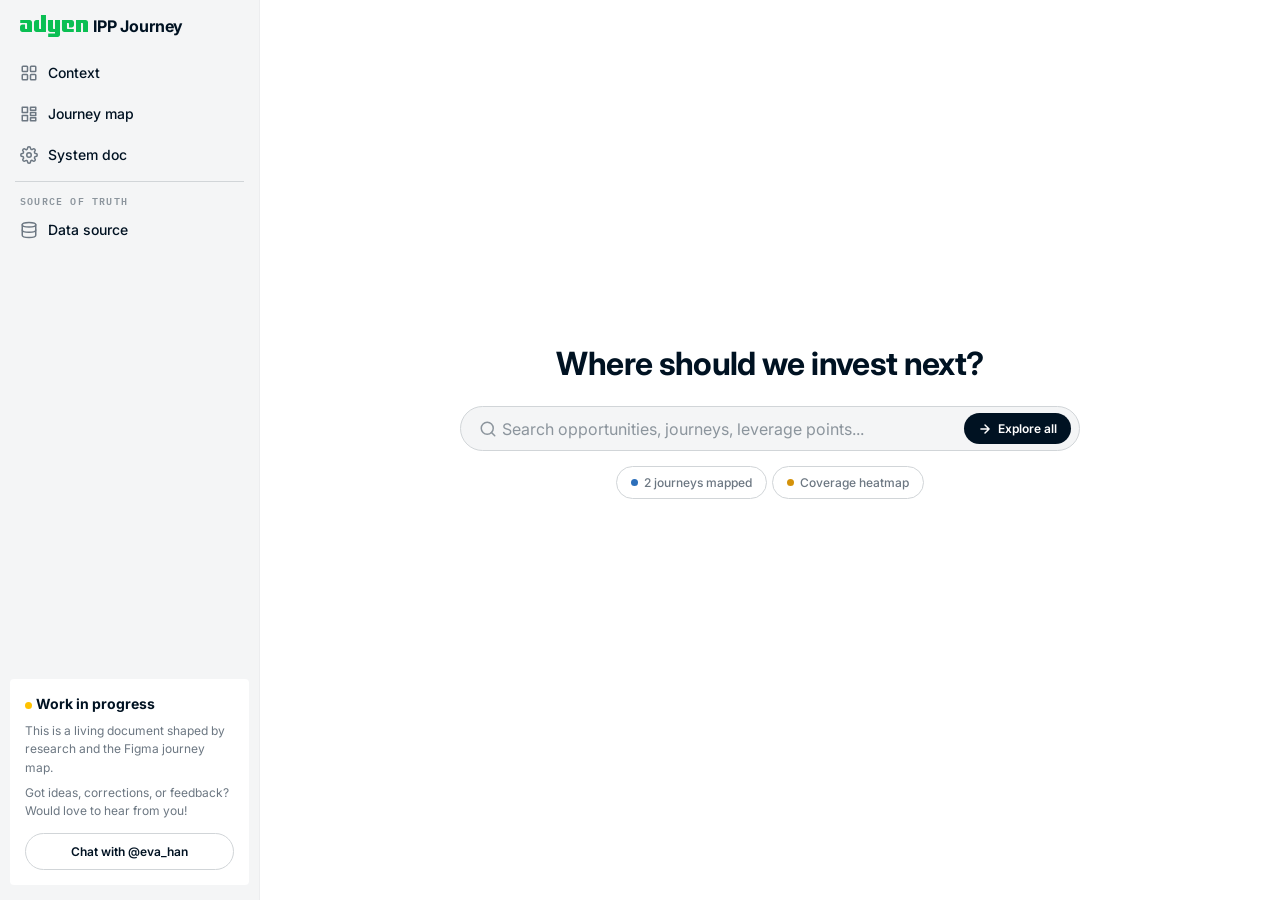
<file: Landing.html>
<!DOCTYPE html>
<html lang="en">
<head>
<meta charset="utf-8">
<meta name="viewport" content="width=device-width, initial-scale=1">
<title>IPP Journey Analysis</title>
<link rel="preconnect" href="https://fonts.googleapis.com">
<link rel="preconnect" href="https://fonts.gstatic.com" crossorigin>
<link href="https://fonts.googleapis.com/css2?family=Inter:wght@400;500;600;700;800;900&family=IBM+Plex+Mono:wght@400;500;600&display=swap" rel="stylesheet">
<link rel="stylesheet" href="design-system.css">
<style>
/* Sidebar styles now come from design-system.css */
body{
  display:flex;height:100vh;background:var(--color-white);
}

/* ---- main ---- */
.main{
  flex:1;display:flex;flex-direction:column;min-height:100vh;
  overflow-y:auto;min-width:0;
}

/* ---- topbar ---- */
.topbar{
  display:flex;align-items:center;justify-content:flex-end;
  padding:var(--spacing-2xs) var(--spacing-s);gap:var(--spacing-3xs);flex:none;
}
.topbar-title{
  margin-right:auto;font-family:var(--font-mono);
  font-size:var(--text-xs);color:var(--color-black-1300);
  font-weight:var(--font-weight-medium);letter-spacing:.04em;
}

/* ---- center content ---- */
.center{
  flex:1;display:flex;flex-direction:column;align-items:center;
  justify-content:center;padding:0 var(--spacing-m) var(--spacing-xl);
}
.hero-headline{
  font-size:clamp(24px,3.2vw,32px);font-weight:var(--font-weight-bold);letter-spacing:-.02em;
  color:var(--color-black);margin-bottom:var(--spacing-s);text-align:center;
}
.hero-cta{
  display:inline-flex;align-items:center;gap:var(--spacing-2xs);
  padding:var(--spacing-2xs) var(--spacing-m);border-radius:9999px;
  background:var(--color-black);color:var(--color-white);
  font-family:var(--font-sans);font-size:var(--text-base);font-weight:var(--font-weight-semibold);
  text-decoration:none;transition:all var(--default-transition-duration) var(--default-transition-timing-function);
  margin-bottom:var(--spacing-m);
}
.hero-cta:hover{background:var(--color-black-2800);transform:translateY(-1px);box-shadow:var(--shadow-lg)}
.hero-cta svg{color:var(--color-white)}

/* ---- search bar ---- */
.search-bar{
  width:100%;max-width:620px;display:flex;align-items:center;
  background:var(--color-black-100);border:1px solid var(--color-black-500);border-radius:9999px;
  padding:6px 8px 6px 18px;gap:var(--spacing-3xs);
  transition:border-color var(--default-transition-duration),box-shadow var(--default-transition-duration);
}
.search-bar:focus-within{border-color:var(--color-black-1300);box-shadow:0 0 0 4px var(--main-light-primary)}
.search-icon{flex:none;color:var(--color-black-1300);display:flex;align-items:center}
.search-input{
  flex:1;border:none;outline:none;background:transparent;
  font-family:var(--font-sans);font-size:var(--text-base);color:var(--color-black);
  padding:var(--spacing-3xs) 0;
}
.search-input::placeholder{color:var(--color-black-1300)}
.search-actions{display:flex;align-items:center;gap:6px;flex:none}
.sa-btn{
  display:flex;align-items:center;justify-content:center;
  width:34px;height:34px;border-radius:50%;border:none;
  background:transparent;color:var(--color-black-1700);cursor:pointer;
  transition:background var(--default-transition-duration);
}
.sa-btn:hover{background:var(--color-black-200)}
.sa-pill{
  display:inline-flex;align-items:center;gap:6px;
  padding:7px 14px;border-radius:9999px;border:none;
  background:var(--color-black);color:var(--color-white);font-family:var(--font-sans);
  font-size:var(--text-xs);font-weight:var(--font-weight-semibold);cursor:pointer;
  transition:background var(--default-transition-duration);
  text-decoration:none;
}
.sa-pill:hover{background:var(--color-black-2800)}
.sa-pill svg{flex:none}

/* ---- quick links ---- */
.quick-links{
  display:flex;gap:var(--spacing-3xs);margin-top:var(--spacing-xs);flex-wrap:wrap;justify-content:center;
}
.ql{
  display:inline-flex;align-items:center;gap:6px;
  padding:7px 14px;border-radius:9999px;border:1px solid var(--color-black-500);
  background:var(--color-white);font-size:var(--text-xs);font-weight:var(--font-weight-medium);
  color:var(--color-black-1700);cursor:pointer;
  transition:all var(--default-transition-duration) var(--default-transition-timing-function);
  text-decoration:none;
}
.ql:hover{border-color:var(--color-black-1300);color:var(--color-black);background:var(--color-black-100)}
.ql .ql-dot{width:7px;height:7px;border-radius:50%;flex:none}

/* ---- footer ---- */
.footer{
  padding:var(--spacing-xs) var(--spacing-s);text-align:center;
  font-size:var(--text-xs);color:var(--color-black-1300);
}
.footer a{color:var(--color-black-1700);text-decoration:underline;text-underline-offset:2px}

.dot{width:7px;height:7px;border-radius:50%;background:var(--color-yellow-600);display:inline-block;flex:none}

/* ---- responsive ---- */
.search-results{position:absolute;top:100%;left:0;right:0;background:var(--color-white);border:1px solid var(--color-black-400);
  border-radius:var(--radius-m);margin-top:6px;max-height:340px;overflow-y:auto;display:none;z-index:50;
  box-shadow:0 8px 24px rgba(0,0,0,.12)}
.search-results.open{display:block}
.sr-item{display:flex;align-items:center;gap:10px;padding:10px 16px;cursor:pointer;transition:background .1s;
  text-decoration:none;color:var(--color-black-3200);font-size:13.5px}
.sr-item:hover,.sr-item.active{background:var(--color-black-100)}
.sr-tag{font-family:var(--font-mono);font-size:10px;font-weight:var(--font-weight-semibold);letter-spacing:.04em;
  padding:2px 7px;border-radius:5px;flex:none;text-transform:uppercase}
.sr-tag.opp{background:#fbe7e4;color:#c73a2e}
.sr-tag.journey{background:#e6eef4;color:#2c6fba}
.sr-tag.section{background:#e8f3de;color:#3a7d0a}
.sr-title{flex:1;overflow:hidden;text-overflow:ellipsis;white-space:nowrap}
.sr-hint{font-size:11px;color:var(--color-black-1300);flex:none}
.sr-empty{padding:16px;text-align:center;color:var(--color-black-1300);font-size:13px}
.sr-group{font-family:var(--font-mono);font-size:10px;letter-spacing:.1em;text-transform:uppercase;
  color:var(--color-black-1300);padding:10px 16px 4px;font-weight:var(--font-weight-semibold)}

@media(max-width:768px){
  .topbar-title{display:block}
}
</style>
</head>
<body>

<!-- ===== SIDEBAR ===== -->
<aside class="sidebar">
  <div class="sb-top">
    <a class="sb-brand" href="Landing.html" style="text-decoration:none">
      <svg width="68" height="22" viewBox="0 0 101.6 32.9" fill="#0ABF53"><path d="M14.3,7.5H0.3V12l9.2,0c0.6,0,1,0.5,1,1v7.9h-2c-0.6,0-1-0.5-1-1v-5.7H3.6c-2,0-3.6,1.6-3.6,3.6v4c0,2,1.6,3.6,3.6,3.6h14.3V11.1C17.9,9.1,16.3,7.5,14.3,7.5z"/><path d="M31.4,20.9h-2c-0.6,0-1-0.5-1-1V7.5h-3.9c-2,0-3.6,1.6-3.6,3.6v10.7c0,2,1.6,3.6,3.6,3.6h14.3V0h-7.5L31.4,20.9z"/><path d="M52.3,20.9h-2c-0.6,0-1-0.5-1-1V7.5h-7.5v14.3c0,2,1.6,3.6,3.6,3.6h6.9v2.2H42.1v5.2h14.1c2,0,3.6-1.6,3.6-3.6V7.5h-7.5V20.9z"/><path d="M77.1,7.5H62.7v14.3c0,2,1.6,3.6,3.6,3.6h14.1v-4.5h-9.2c-0.6,0-1-0.5-1-1V12h2c0.6,0,1,0.5,1,1v5.7h3.9c2,0,3.6-1.6,3.6-3.6v-4C80.7,9.1,79.1,7.5,77.1,7.5z"/><path d="M98,7.5H83.7v17.9h7.5V12h2c0.6,0,1,0.5,1,1v12.4h7.5V11.1C101.6,9.1,100,7.5,98,7.5z"/></svg>
      <span>IPP Journey</span>
    </a>
  </div>

  <nav class="sb-nav">
    <a class="sb-link" href="IPP%20Journey.html#overview">
      <svg viewBox="0 0 24 24" fill="none" stroke="currentColor" stroke-width="2" stroke-linecap="round" stroke-linejoin="round"><rect x="3" y="3" width="7" height="7" rx="1"/><rect x="14" y="3" width="7" height="7" rx="1"/><rect x="3" y="14" width="7" height="7" rx="1"/><rect x="14" y="14" width="7" height="7" rx="1"/></svg>
      Context
    </a>
    <a class="sb-link" href="IPP%20Journey.html#serviceblueprint">
      <svg viewBox="0 0 24 24" fill="none" stroke="currentColor" stroke-width="2" stroke-linecap="round" stroke-linejoin="round"><path d="M3 3h7v7H3z"/><path d="M14 3h7v4h-7z"/><path d="M14 10h7v4h-7z"/><path d="M3 14h7v7H3z"/><path d="M14 17h7v4h-7z"/></svg>
      Journey map
    </a>
    <a class="sb-link" href="IPP%20Journey.html#sysinfo">
      <svg viewBox="0 0 24 24" fill="none" stroke="currentColor" stroke-width="2" stroke-linecap="round" stroke-linejoin="round"><circle cx="12" cy="12" r="3"/><path d="M19.4 15a1.65 1.65 0 00.33 1.82l.06.06a2 2 0 11-2.83 2.83l-.06-.06a1.65 1.65 0 00-1.82-.33 1.65 1.65 0 00-1 1.51V21a2 2 0 11-4 0v-.09A1.65 1.65 0 009 19.4a1.65 1.65 0 00-1.82.33l-.06.06a2 2 0 11-2.83-2.83l.06-.06A1.65 1.65 0 004.68 15a1.65 1.65 0 00-1.51-1H3a2 2 0 110-4h.09A1.65 1.65 0 004.6 9a1.65 1.65 0 00-.33-1.82l-.06-.06a2 2 0 112.83-2.83l.06.06A1.65 1.65 0 009 4.68a1.65 1.65 0 001-1.51V3a2 2 0 114 0v.09a1.65 1.65 0 001 1.51 1.65 1.65 0 001.82-.33l.06-.06a2 2 0 112.83 2.83l-.06.06A1.65 1.65 0 0019.4 9a1.65 1.65 0 001.51 1H21a2 2 0 110 4h-.09a1.65 1.65 0 00-1.51 1z"/></svg>
      System doc
    </a>
    <div class="sb-divider"></div>
    <div class="sb-section-label">Source of truth</div>
    <a class="sb-link" href="Data%20source.html">
      <svg viewBox="0 0 24 24" fill="none" stroke="currentColor" stroke-width="2" stroke-linecap="round" stroke-linejoin="round"><ellipse cx="12" cy="5" rx="9" ry="3"/><path d="M21 12c0 1.66-4 3-9 3s-9-1.34-9-3"/><path d="M3 5v14c0 1.66 4 3 9 3s9-1.34 9-3V5"/></svg>
      Data source
    </a>
  </nav>

  <div class="sb-bottom">
    <div class="sb-cta-box">
      <span class="dot"></span> <b>Work in progress</b>
      <p style="margin:8px 0 0;font-size:var(--text-xs);color:var(--color-black-1700);line-height:1.55">This is a living document shaped by research and the Figma journey map.</p>
      <p style="margin:6px 0 0;font-size:var(--text-xs);color:var(--color-black-1700);line-height:1.55">Got ideas, corrections, or feedback? Would love to hear from you!</p>
      <a href="slack://user?team=T025TN82G&id=U099UUXHZ62" class="sb-cta-btn" style="margin-top:12px">Chat with @eva_han</a>
    </div>
  </div>
</aside>

<!-- ===== MAIN ===== -->
<div class="main">

  <!-- center hero -->
  <div class="center">
    <h1 class="hero-headline">Where should we invest next?</h1>

    <div class="search-bar" style="position:relative">
      <span class="search-icon">
        <svg width="18" height="18" viewBox="0 0 24 24" fill="none" stroke="currentColor" stroke-width="2" stroke-linecap="round" stroke-linejoin="round"><circle cx="11" cy="11" r="8"/><line x1="21" y1="21" x2="16.65" y2="16.65"/></svg>
      </span>
      <input class="search-input" id="searchInput" type="text" placeholder="Search opportunities, journeys, leverage points..." autocomplete="off">
      <div class="search-actions">
        <a href="IPP%20Journey.html" class="sa-pill">
          <svg width="14" height="14" viewBox="0 0 24 24" fill="none" stroke="currentColor" stroke-width="2.5" stroke-linecap="round" stroke-linejoin="round"><path d="M5 12h14m-7-7l7 7-7 7"/></svg>
          Explore all
        </a>
      </div>
      <div class="search-results" id="searchResults"></div>
    </div>

    <div class="quick-links">
      <a class="ql" href="IPP%20Journey.html#journey">
        <span class="ql-dot" style="background:#2c6fba"></span>2 journeys mapped
      </a>
      <a class="ql" href="IPP%20Journey.html#coverage">
        <span class="ql-dot" style="background:#d4920a"></span>Coverage heatmap
      </a>
    </div>
  </div>


</div>

<script>
/* ── Searchable index ── */
const INDEX = [
  /* Sections */
  {type:"section",tag:"Section",title:"Context & overview",desc:"Why journeys matter now",href:"IPP%20Journey.html#overview",keywords:"context overview why journeys background"},
  {type:"section",tag:"Section",title:"Journey map",desc:"Merchant & submerchant terminal lifecycle",href:"IPP%20Journey.html#journey",keywords:"journey map lifecycle phases steps friction"},
  {type:"section",tag:"Section",title:"Coverage heatmap",desc:"What's covered at each journey moment",href:"IPP%20Journey.html#coverage",keywords:"coverage heatmap strong partial gap initiatives"},
  {type:"section",tag:"Section",title:"System doc",desc:"Technical architecture & documentation",href:"IPP%20Journey.html#sysinfo",keywords:"system documentation architecture configuration hierarchy docs"},

  /* Journeys */
  {type:"journey",tag:"Journey A",title:"Merchant Configuration",desc:"Terminal ordering → activation → daily operation",href:"IPP%20Journey.html#journey",keywords:"merchant configuration terminal ordering activation operation journey A"},
  {type:"journey",tag:"Journey B",title:"Submerchant Onboarding (AfP)",desc:"Platform-driven terminal provisioning for sub-merchants",href:"IPP%20Journey.html#journey",keywords:"submerchant onboarding AfP platform provisioning journey B"},
];

const input = document.getElementById('searchInput');
const results = document.getElementById('searchResults');
let activeIdx = -1;

function search(q) {
  if (!q.trim()) { results.classList.remove('open'); return; }
  const terms = q.toLowerCase().split(/\s+/);
  const scored = INDEX.map(item => {
    const hay = (item.title + ' ' + item.desc + ' ' + item.keywords + ' ' + item.tag).toLowerCase();
    const hits = terms.filter(t => hay.includes(t)).length;
    return { ...item, score: hits };
  }).filter(i => i.score > 0).sort((a, b) => b.score - a.score).slice(0, 8);

  if (!scored.length) {
    results.innerHTML = '<div class="sr-empty">No results — try a different keyword</div>';
    results.classList.add('open'); activeIdx = -1; return;
  }

  results.innerHTML = scored.map((r, i) =>
    `<a class="sr-item" href="${r.href}" data-i="${i}">
      <span class="sr-tag ${r.type}">${r.tag}</span>
      <span class="sr-title">${r.title}</span>
      <span class="sr-hint">${r.desc}</span>
    </a>`
  ).join('');
  results.classList.add('open');
  activeIdx = -1;
}

input.addEventListener('input', () => search(input.value));

input.addEventListener('keydown', e => {
  const items = results.querySelectorAll('.sr-item');
  if (e.key === 'ArrowDown') { e.preventDefault(); activeIdx = Math.min(activeIdx + 1, items.length - 1); highlight(items); }
  else if (e.key === 'ArrowUp') { e.preventDefault(); activeIdx = Math.max(activeIdx - 1, 0); highlight(items); }
  else if (e.key === 'Enter') {
    e.preventDefault();
    if (activeIdx >= 0 && items[activeIdx]) items[activeIdx].click();
    else if (items.length) items[0].click();
    else window.location.href = 'IPP%20Journey.html';
  }
  else if (e.key === 'Escape') { results.classList.remove('open'); input.blur(); }
});

function highlight(items) {
  items.forEach((el, i) => el.classList.toggle('active', i === activeIdx));
  if (items[activeIdx]) items[activeIdx].scrollIntoView({ block: 'nearest' });
}

document.addEventListener('click', e => {
  if (!e.target.closest('.search-bar')) results.classList.remove('open');
});
input.addEventListener('focus', () => { if (input.value.trim()) search(input.value); });
</script>

</body>
</html>
</file>
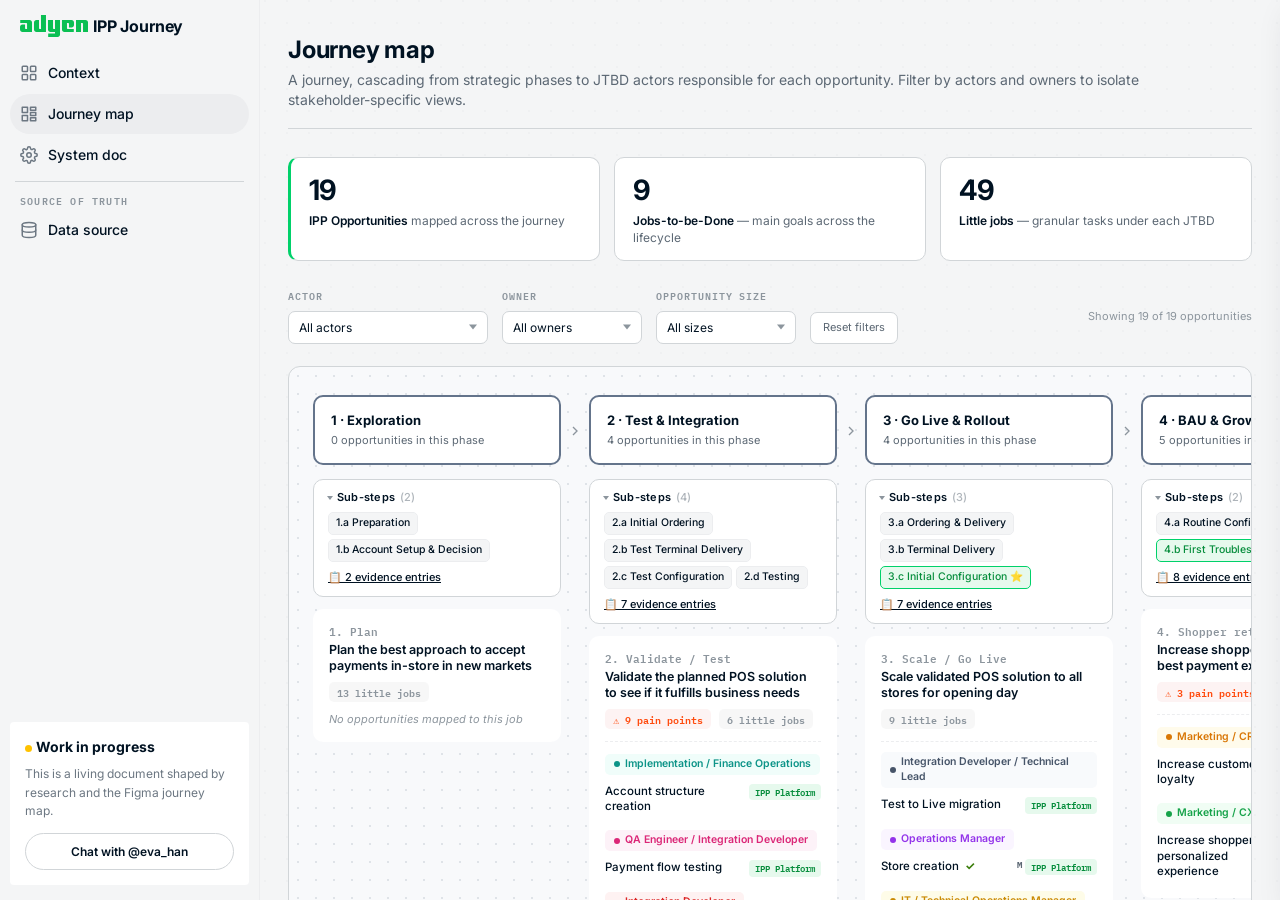
<file: Service Blueprint.html>
<!DOCTYPE html>
<html lang="en">
<head>
<meta charset="utf-8">
<meta name="viewport" content="width=device-width, initial-scale=1">
<title>Service Blueprint · IPP Journey Analysis</title>
<link rel="preconnect" href="https://fonts.googleapis.com">
<link rel="preconnect" href="https://fonts.gstatic.com" crossorigin>
<link href="https://fonts.googleapis.com/css2?family=Inter:wght@400;500;600;700;800;900&family=IBM+Plex+Mono:wght@400;500;600&display=swap" rel="stylesheet">
<link rel="stylesheet" href="design-system.css">
<style>
:root{
  --bg:var(--color-black-100); --panel:var(--color-white); --ink:var(--color-black-3200); --ink-soft:var(--color-black-1900); --ink-faint:var(--color-black-1300);
  --line:var(--color-black-500); --line-soft:var(--color-black-200);
  --accent:var(--color-green); --accent-deep:var(--ipp-accent-deep); --accent-tint:var(--ipp-accent-tint);
  --gap:var(--color-red-1700); --infra:var(--color-blue-1700); --unmapped:var(--color-black-1300);
  --fw-bold:var(--font-weight-bold); --fw-semi:var(--font-weight-semibold); --fw-med:var(--font-weight-medium);
  --shadow-lg:0 12px 32px rgba(0,17,44,.12);
}
body{background:var(--bg);color:var(--ink);
  background-image:radial-gradient(circle at 1px 1px,rgba(0,17,44,.02) 1px,transparent 0);background-size:22px 22px;
  display:flex;height:100vh}
.main-content{flex:1;overflow-y:auto;min-width:0}
.wrap{max-width:1440px;margin:0 auto;padding:36px 28px 80px}
.viewhead{padding:0 0 18px;border-bottom:1px solid var(--line);margin-bottom:28px}
.viewhead h1{font-size:var(--text-2xl);line-height:1.15;margin:0 0 6px;font-weight:var(--fw-bold)}
.viewhead .sub{color:var(--ink-soft);font-size:var(--text-sm);margin:0;max-width:860px}

/* ---- KPIs ---- */
.bp-kpis{display:grid;grid-template-columns:repeat(3,1fr);gap:14px;margin-bottom:28px}
.kpi{background:var(--panel);border:1px solid var(--line);border-radius:10px;padding:16px 18px 14px}
.kpi .v{font-weight:var(--fw-bold);font-size:28px;line-height:1.15;letter-spacing:-.02em}
.kpi .l{font-size:12px;color:var(--ink-soft);margin-top:6px}
.kpi .l b{color:var(--ink);font-weight:var(--fw-semi)}
.kpi.accent{border-left:3px solid var(--accent)}

/* ---- Toolbar ---- */
.toolbar{display:flex;align-items:flex-end;gap:14px;flex-wrap:wrap;margin-bottom:22px}
.toolbar select{font:inherit;font-size:12px;padding:7px 10px;border:1px solid var(--line);border-radius:7px;background:var(--panel);color:var(--ink);max-width:280px}
.toolbar select:focus{outline:none;border-color:var(--accent)}
.toolbar .fl{font-family:var(--font-mono);font-size:9.5px;letter-spacing:.1em;text-transform:uppercase;color:var(--ink-faint);font-weight:var(--fw-semi);margin-bottom:4px}
.toolbar .ff{display:flex;flex-direction:column;gap:4px}
.toolbar .freset{font:inherit;font-size:11px;padding:7px 12px;border:1px solid var(--line);border-radius:7px;background:var(--panel);color:var(--ink-soft);cursor:pointer;align-self:flex-end}
.toolbar .freset:hover{border-color:var(--accent);color:var(--accent-deep)}
.toolbar .fhint{font-size:11px;color:var(--ink-faint);margin-left:auto;align-self:center}

/* Multi-select dropdown */
.ms-wrap{position:relative}
.ms-btn{font:inherit;font-size:12px;padding:7px 28px 7px 10px;border:1px solid var(--line);border-radius:7px;background:var(--panel);color:var(--ink);
  cursor:pointer;min-width:200px;text-align:left;white-space:nowrap;overflow:hidden;text-overflow:ellipsis;position:relative}
.ms-btn::after{content:"";position:absolute;right:10px;top:50%;transform:translateY(-50%);border-left:4px solid transparent;border-right:4px solid transparent;border-top:5px solid var(--ink-faint)}
.ms-btn:hover,.ms-btn.open{border-color:var(--accent)}
.ms-drop{display:none;position:absolute;top:calc(100% + 4px);left:0;min-width:100%;max-height:280px;overflow-y:auto;
  background:var(--panel);border:1px solid var(--line);border-radius:8px;box-shadow:var(--shadow-lg);z-index:50;padding:4px 0}
.ms-drop.open{display:block}
.ms-drop label{display:flex;align-items:center;gap:8px;padding:6px 12px;font-size:12px;color:var(--ink);cursor:pointer;white-space:nowrap}
.ms-drop label:hover{background:var(--bg)}
.ms-drop label input{accent-color:var(--accent);margin:0;flex:none}
.ms-drop .ms-all{border-bottom:1px solid var(--line-soft);padding-bottom:6px;margin-bottom:2px;font-weight:var(--fw-semi)}
.ms-dot{width:6px;height:6px;border-radius:50%;flex:none}
.ms-group-hdr{font-family:var(--font-mono);font-size:9px;letter-spacing:.12em;text-transform:uppercase;color:var(--ink-faint);font-weight:var(--fw-semi);padding:8px 12px 4px;border-top:1px solid var(--line-soft);margin-top:2px;display:flex;align-items:center;justify-content:space-between}
.ms-group-hdr:first-of-type{border-top:0;margin-top:0}
.ms-group-hdr .ms-grp-btn{font:inherit;font-size:9px;color:var(--accent);cursor:pointer;background:none;border:none;padding:0;letter-spacing:.05em;text-transform:uppercase;font-weight:var(--fw-semi)}
.ms-group-hdr .ms-grp-btn:hover{text-decoration:underline}

/* ---- Canvas ---- */
.bp-canvas{border:1px solid var(--line);border-radius:12px;overflow-x:auto;overflow-y:visible;
  background:#f8f9fb;background-image:radial-gradient(circle,#dfe3e8 .8px,transparent .8px);background-size:18px 18px;
  padding:28px 24px 32px}
.bp-flow{display:flex;gap:0;min-width:min-content;align-items:flex-start}
.bp-phase{flex:none;display:flex;flex-direction:column;gap:10px;width:248px}
.bp-connector{flex:none;width:28px;display:flex;align-items:center;justify-content:center;margin-top:28px;color:var(--ink-faint)}
.bp-connector svg{width:16px;height:16px}

/* Phase header */
.bp-phhead{width:100%;border-radius:10px;padding:14px 16px;margin-bottom:4px;background:var(--panel);border:2.5px solid #64748b}
.bp-phhead .bp-phlabel{font-family:'Inter',var(--font-body);font-size:13px;font-weight:700;letter-spacing:0;color:var(--ink)}
.bp-phhead .bp-phsub{font-size:11px;margin-top:4px;color:var(--ink-soft)}

/* Job card */
.bp-job{width:100%;background:var(--panel);border:none;border-radius:10px;padding:14px 16px;
  position:relative;transition:opacity .2s}
.bp-job.dimmed{opacity:.18;pointer-events:none}
.bp-job .bp-step{font-family:var(--font-mono);font-size:10.5px;color:var(--ink-faint);font-weight:600}
.bp-job .bp-big{font-size:12.5px;font-weight:600;line-height:1.3;margin:4px 0 0;color:var(--ink)}
.bp-job .bp-meta{display:flex;gap:8px;margin-top:8px;flex-wrap:wrap}
.bp-job .bp-paincount{display:inline-flex;align-items:center;gap:4px;font-family:var(--font-mono);font-size:10px;font-weight:600;
  color:var(--gap);padding:3px 8px;border-radius:5px;background:rgba(220,50,50,.06)}
.bp-job .bp-littlecount{display:inline-flex;align-items:center;gap:4px;font-family:var(--font-mono);font-size:10px;font-weight:600;
  color:var(--ink-faint);padding:3px 8px;border-radius:5px;background:rgba(0,0,0,.03);cursor:pointer;transition:all .15s}
.bp-job .bp-littlecount:hover{color:var(--accent-deep);background:var(--accent-tint);border-color:var(--accent)}
.bp-job .bp-noopp{font-size:11px;color:var(--unmapped);font-style:italic;margin-top:10px}

/* Actor group */
.bp-actors{margin-top:12px;padding-top:10px;border-top:1px dashed var(--line-soft)}
.bp-agroup{margin-bottom:10px}
.bp-agroup:last-child{margin-bottom:0}
.bp-abadge{display:inline-flex;align-items:center;gap:5px;font-size:10.5px;font-weight:600;
  padding:3px 9px;border-radius:5px;margin-bottom:5px}
.bp-abadge .bp-adot{width:6px;height:6px;border-radius:50%;flex:none}

/* Sub-steps row */
.bp-subs{background:var(--panel);border:1px solid var(--line);border-radius:10px;padding:10px 14px;margin-bottom:2px;overflow:hidden}
.bp-subs .bp-subs-toggle{font-family:'Inter',var(--font-body);font-size:11px;letter-spacing:.02em;text-transform:none;color:var(--ink);font-weight:600;margin-bottom:0;cursor:pointer;display:flex;align-items:center;gap:5px;user-select:none}
.bp-subs .bp-subs-toggle::before{content:"";display:inline-block;width:0;height:0;border-left:4px solid var(--ink-faint);border-top:3px solid transparent;border-bottom:3px solid transparent;transition:transform .2s}
.bp-subs.open .bp-subs-toggle::before{transform:rotate(90deg)}
.bp-subs .bp-subs-toggle .bp-subs-count{color:var(--ink-faint);font-weight:var(--fw-med);opacity:.7}
.bp-subs .bp-sub-body{max-height:0;overflow:hidden;transition:max-height .25s ease,margin .25s ease;margin-top:0}
.bp-subs.open .bp-sub-body{max-height:500px;margin-top:6px}
.bp-sub-flow{display:flex;flex-wrap:wrap;gap:4px}
.bp-sub-grp{font-family:var(--font-mono);font-size:8.5px;letter-spacing:.08em;text-transform:uppercase;color:var(--ink-faint);font-weight:var(--fw-semi);margin:8px 0 4px;width:100%}
.bp-sub-grp:first-child{margin-top:0}
.bp-sub-tag{font-family:'Inter',var(--font-body);font-size:10.5px;font-weight:500;color:var(--ink);background:var(--bg);border:1px solid var(--line-soft);border-radius:5px;padding:3px 7px;white-space:nowrap}
.bp-sub-tag.star{border-color:var(--accent);color:var(--accent-deep);background:var(--accent-tint)}

/* Opportunity item */
.bp-opp{display:flex;align-items:flex-start;gap:6px;padding:4px 0;font-size:11.5px;line-height:1.35}
.bp-opp .bp-oname{flex:1;min-width:0;font-weight:var(--fw-med);color:var(--ink)}
.bp-opp .bp-oname .bp-chk{color:#3a7d0a;font-weight:700;margin-left:3px}
.bp-opp .bp-otags{display:flex;gap:3px;flex:none;flex-wrap:wrap}
.bp-nbadge{font-family:var(--font-mono);font-size:9px;font-weight:600;padding:2px 6px;border-radius:4px;white-space:nowrap}
.bp-nbadge.inn{background:var(--accent-tint);color:var(--accent-deep)}
.bp-nbadge.fru{background:rgba(220,50,50,.07);color:var(--gap)}
.bp-nbadge.aut{background:rgba(90,120,200,.08);color:var(--infra)}
.bp-nbadge.mix{background:#fef3cd;color:#856404}
.bp-sbadge{font-family:var(--font-mono);font-size:9px;font-weight:700;color:var(--ink-soft)}
.bp-owner{font-family:var(--font-mono);font-size:9px;font-weight:var(--fw-semi);padding:2px 6px;border-radius:4px}
.bp-owner.owner-ipp{color:var(--accent-deep);background:var(--accent-tint)}
.bp-owner.owner-oc{color:var(--infra);background:rgba(90,120,200,.08)}

/* ---- Drawer ---- */
.scrim{position:fixed;inset:0;background:rgba(0,17,44,.38);backdrop-filter:blur(2px);opacity:0;pointer-events:none;transition:.22s;z-index:80}
.scrim.on{opacity:1;pointer-events:auto}
.drawer{position:fixed;top:0;right:0;height:100%;width:min(540px,94vw);background:var(--panel);z-index:90;
  transform:translateX(102%);transition:transform .28s cubic-bezier(.4,0,.2,1);box-shadow:var(--shadow-lg);
  overflow-y:auto;border-left:1px solid var(--line)}
.drawer.on{transform:none}
.drawer .dhead{padding:26px 28px 20px;border-bottom:1px solid var(--line);position:relative}
.drawer .dbar{position:absolute;left:0;top:0;bottom:0;width:5px}
.drawer .close{position:absolute;top:18px;right:20px;border:1px solid var(--line);background:#fff;border-radius:8px;
  width:32px;height:32px;cursor:pointer;font-size:17px;color:var(--ink-soft);line-height:1}
.drawer .close:hover{background:var(--line-soft)}
.drawer .dhead h3{font-size:20px;margin:10px 0 6px;padding-right:30px;line-height:1.25;font-weight:var(--fw-bold)}
.drawer .dhead .dsub{font-size:var(--text-sm);color:var(--ink-soft);margin:0;line-height:1.45}
.drawer .dbody{padding:22px 28px 40px}
.drawer .dsec{margin-bottom:24px}
.drawer .dsec .k{font-family:var(--font-mono);font-size:10.5px;letter-spacing:.13em;text-transform:uppercase;color:var(--ink-faint);font-weight:var(--fw-semi);margin-bottom:10px}
.drawer .pain-list{list-style:none;padding:0;margin:0}
.drawer .pain-list li{position:relative;padding:8px 0 8px 16px;font-size:13px;color:var(--ink-soft);line-height:1.5;border-bottom:1px solid var(--line-soft)}
.drawer .pain-list li:last-child{border-bottom:0}
.drawer .pain-list li::before{content:"";position:absolute;left:0;top:14px;width:6px;height:6px;border-radius:50%;background:var(--gap)}
.drawer .opp-item{background:var(--panel);border:1px solid var(--line);border-radius:8px;padding:12px 14px;margin-bottom:8px}
.drawer .opp-item:last-child{margin-bottom:0}
.drawer .opp-item .opp-title{font-weight:var(--fw-semi);font-size:13.5px;color:var(--ink);display:flex;align-items:center;gap:6px}
.drawer .opp-item .opp-title .bp-chk{color:#3a7d0a;font-weight:700}
.drawer .opp-item .opp-meta{display:flex;gap:6px;margin-top:6px;flex-wrap:wrap;align-items:center}
.drawer .opp-item .opp-actor{font-size:11px;color:var(--ink-soft)}
.drawer .opp-item .opp-tasks{margin-top:8px;padding:0;list-style:none}
.drawer .opp-item .opp-tasks li{font-size:12px;color:var(--ink-faint);line-height:1.45;padding:2px 0 2px 12px;position:relative}
.drawer .opp-item .opp-tasks li::before{content:"\2013";position:absolute;left:0;color:var(--line)}
.drawer .empty-note{font-size:13px;color:var(--unmapped);font-style:italic}
.bp-phhead{cursor:pointer;transition:.16s}
.bp-phhead:hover{transform:translateY(-1px);box-shadow:var(--shadow-lg)}

.mono{font-family:var(--font-mono)}
@media(max-width:860px){.wrap{padding:36px 16px 60px}.bp-kpis{grid-template-columns:1fr 1fr}}
@media(max-width:520px){.bp-kpis{grid-template-columns:1fr}}
</style>
</head>
<body>

<!-- ===== SIDEBAR ===== -->
<aside class="sidebar">
  <div class="sb-top">
    <a class="sb-brand" href="Landing.html" style="text-decoration:none">
      <svg width="68" height="22" viewBox="0 0 101.6 32.9" fill="#0ABF53"><path d="M14.3,7.5H0.3V12l9.2,0c0.6,0,1,0.5,1,1v7.9h-2c-0.6,0-1-0.5-1-1v-5.7H3.6c-2,0-3.6,1.6-3.6,3.6v4c0,2,1.6,3.6,3.6,3.6h14.3V11.1C17.9,9.1,16.3,7.5,14.3,7.5z"/><path d="M31.4,20.9h-2c-0.6,0-1-0.5-1-1V7.5h-3.9c-2,0-3.6,1.6-3.6,3.6v10.7c0,2,1.6,3.6,3.6,3.6h14.3V0h-7.5L31.4,20.9z"/><path d="M52.3,20.9h-2c-0.6,0-1-0.5-1-1V7.5h-7.5v14.3c0,2,1.6,3.6,3.6,3.6h6.9v2.2H42.1v5.2h14.1c2,0,3.6-1.6,3.6-3.6V7.5h-7.5V20.9z"/><path d="M77.1,7.5H62.7v14.3c0,2,1.6,3.6,3.6,3.6h14.1v-4.5h-9.2c-0.6,0-1-0.5-1-1V12h2c0.6,0,1,0.5,1,1v5.7h3.9c2,0,3.6-1.6,3.6-3.6v-4C80.7,9.1,79.1,7.5,77.1,7.5z"/><path d="M98,7.5H83.7v17.9h7.5V12h2c0.6,0,1,0.5,1,1v12.4h7.5V11.1C101.6,9.1,100,7.5,98,7.5z"/></svg>
      <span>IPP Journey</span>
    </a>
  </div>

  <nav class="sb-nav">
    <a class="sb-link" href="IPP%20Journey.html#overview">
      <svg viewBox="0 0 24 24" fill="none" stroke="currentColor" stroke-width="2" stroke-linecap="round" stroke-linejoin="round"><rect x="3" y="3" width="7" height="7" rx="1"/><rect x="14" y="3" width="7" height="7" rx="1"/><rect x="3" y="14" width="7" height="7" rx="1"/><rect x="14" y="14" width="7" height="7" rx="1"/></svg>
      Context
    </a>
    <a class="sb-link active-link" href="IPP%20Journey.html#serviceblueprint">
      <svg viewBox="0 0 24 24" fill="none" stroke="currentColor" stroke-width="2" stroke-linecap="round" stroke-linejoin="round"><path d="M3 3h7v7H3z"/><path d="M14 3h7v4h-7z"/><path d="M14 10h7v4h-7z"/><path d="M3 14h7v7H3z"/><path d="M14 17h7v4h-7z"/></svg>
      Journey map
    </a>
    <a class="sb-link" href="IPP%20Journey.html#sysinfo">
      <svg viewBox="0 0 24 24" fill="none" stroke="currentColor" stroke-width="2" stroke-linecap="round" stroke-linejoin="round"><circle cx="12" cy="12" r="3"/><path d="M19.4 15a1.65 1.65 0 00.33 1.82l.06.06a2 2 0 11-2.83 2.83l-.06-.06a1.65 1.65 0 00-1.82-.33 1.65 1.65 0 00-1 1.51V21a2 2 0 11-4 0v-.09A1.65 1.65 0 009 19.4a1.65 1.65 0 00-1.82.33l-.06.06a2 2 0 11-2.83-2.83l.06-.06A1.65 1.65 0 004.68 15a1.65 1.65 0 00-1.51-1H3a2 2 0 110-4h.09A1.65 1.65 0 004.6 9a1.65 1.65 0 00-.33-1.82l-.06-.06a2 2 0 112.83-2.83l.06.06A1.65 1.65 0 009 4.68a1.65 1.65 0 001-1.51V3a2 2 0 114 0v.09a1.65 1.65 0 001 1.51 1.65 1.65 0 001.82-.33l.06-.06a2 2 0 112.83 2.83l-.06.06A1.65 1.65 0 0019.4 9a1.65 1.65 0 001.51 1H21a2 2 0 110 4h-.09a1.65 1.65 0 00-1.51 1z"/></svg>
      System doc
    </a>
    <div class="sb-divider"></div>
    <div class="sb-section-label">Source of truth</div>
    <a class="sb-link" href="Data%20source.html">
      <svg viewBox="0 0 24 24" fill="none" stroke="currentColor" stroke-width="2" stroke-linecap="round" stroke-linejoin="round"><ellipse cx="12" cy="5" rx="9" ry="3"/><path d="M21 12c0 1.66-4 3-9 3s-9-1.34-9-3"/><path d="M3 5v14c0 1.66 4 3 9 3s9-1.34 9-3V5"/></svg>
      Data source
    </a>
  </nav>

  <div class="sb-bottom">
    <div class="sb-cta-box">
      <span class="dot" style="width:7px;height:7px;border-radius:50%;background:var(--color-yellow-600);display:inline-block"></span> <b>Work in progress</b>
      <p style="margin:8px 0 0;font-size:var(--text-xs);color:var(--color-black-1700);line-height:1.55">This is a living document shaped by research and the Figma journey map.</p>
      <a href="slack://user?team=T025TN82G&id=U099UUXHZ62" class="sb-cta-btn" style="margin-top:12px">Chat with @eva_han</a>
    </div>
  </div>
</aside>

<!-- ===== MAIN CONTENT ===== -->
<div class="main-content">
<main class="wrap">
  <div class="viewhead">
    <h1>Journey map</h1>
    <p class="sub">A journey, cascading from strategic phases to JTBD actors responsible for each opportunity. Filter by actors and owners to isolate stakeholder-specific views.</p>
  </div>

  <div class="bp-kpis">
    <div class="kpi accent" style="cursor:pointer" onclick="openAllOppsDrawer()"><div class="v" id="kpiOpps">19</div><div class="l"><b>IPP Opportunities</b> mapped across the journey</div></div>
    <div class="kpi" style="cursor:pointer" onclick="openAllJobsDrawer()"><div class="v" id="kpiJobs">9</div><div class="l"><b>Jobs-to-be-Done</b> — main goals across the lifecycle</div></div>
    <div class="kpi"><div class="v" id="kpiLittle">49</div><div class="l"><b>Little jobs</b> — granular tasks under each JTBD</div></div>
  </div>

  <div class="toolbar" id="toolbar">
    <div class="ff"><span class="fl">Actor</span><div class="ms-wrap" id="msActor"><button type="button" class="ms-btn" id="msActorBtn">All actors</button><div class="ms-drop" id="msActorDrop"></div></div></div>
    <div class="ff"><span class="fl">Owner</span><div class="ms-wrap" id="msOwner"><button type="button" class="ms-btn" id="msOwnerBtn" style="min-width:140px">All owners</button><div class="ms-drop" id="msOwnerDrop"></div></div></div>
    <div class="ff"><span class="fl">Opportunity size</span><div class="ms-wrap" id="msSize"><button type="button" class="ms-btn" id="msSizeBtn" style="min-width:140px">All sizes</button><div class="ms-drop" id="msSizeDrop"></div></div></div>
    <button type="button" class="freset" id="fReset">Reset filters</button>
    <span class="fhint" id="fHint">Showing all 19 opportunities</span>
  </div>

  <div class="bp-canvas"><div class="bp-flow" id="bpCanvas"></div></div>

</main>
</div>

<!-- ===== DRAWER ===== -->
<div class="scrim" id="scrim" onclick="closeDrawer()"></div>
<div class="drawer" id="drawer"></div>

<script>
/* ---- DATA ---- */
const STEPS = [
  {step:"1. Plan", big:"Plan the best approach to accept payments in-store in new markets", pains:0, littles:13, painList:[], subs:["1.a Preparation","1.b Account Setup & Decision"], littleList:["Find the best payment provider","Sign the contract","Scope the pilot plan","Scope the rollout plan","Establish an optimal account structure","Decide on payment methods per country","Decide on payout","Evaluate shopper journey","Define payment device needs","Decide on device management","Decide on network setup","Decide on reconciliation & reporting","Ensure day-to-day operation is supported"]},
  {step:"2. Validate / Test", big:"Validate the planned POS solution to see if it fulfills business needs", pains:9, littles:6, subs:["2.a Initial Ordering","2.b Test Terminal Delivery","2.c Test Configuration","2.d Testing"], painList:["API credentials management not straightforward","Not all terminals available at all times / terminal shortage","Merchants don't know when terminals will be delivered","Hundreds of possible settings - high learning curve","Boarding not intuitive if terminals not pre-assigned in CA / Mgmt API","Merchants unsure how to configure and afraid of making mistakes","Impact of reboots and maintenance calls is unclear","No overview of all settings or overrides","Technical complexity means merchants need a lot of help from Adyen"], littleList:["Create account structure (test)","Order and set up test devices","Implement integration","Test payment flow","Test payout","Test reconciliation"]},
  {step:"3. Scale / Go Live", big:"Scale validated POS solution to all stores for opening day", pains:0, littles:9, painList:[], subs:["3.a Ordering & Delivery","3.b Terminal Delivery","3.c Initial Configuration \u2b50"], littleList:["Ensure smooth transition from test to live","Create account structure (live)","Order and set up live devices","Run network & connectivity test in pilot store","Test payment flow live","Test payout live","Test reconciliation live","Set up firmware update strategy","Roll out to all stores"]},
  {step:"4. Shopper retention", big:"Increase shopper retention with the best payment experience", pains:3, littles:2, subs:[], painList:["Customization term has no single meaning, causing confusion across teams","Displaying various brands confuses sub-merchants about who to contact","Platforms see lack of customization as a missed branding and marketing opportunity"], littleList:["Increase customer loyalty","Support shoppers with their queries about payments"]},
  {step:"5. Streamline ops", big:"Streamline operational work in stores to reduce costs", pains:4, littles:3, painList:["Merchants not autonomous - rely on support and commercial teams","No proactive way to discover what is going wrong","No immediate support channel for emergencies when shoppers are blocked","Troubleshooting manually done by platforms and time-consuming"], subs:["4.a Routine Configuration","4.b First Troubleshooting \u2b50"], littleList:["Install Android apps/certificates on terminals","Migrate to managing devices through API","Be aware of any anomalies (e.g. drop in transactions or volume)"]},
  {step:"6. Stay competitive", big:"Stay competitive with the most innovative payment solutions", pains:3, littles:5, subs:[], painList:["Merchants not aware of all new features Adyen offers","Hard to communicate a growing feature set","Merchants afraid firmware updates will cause malfunctions"], littleList:["Be aware of the newest features","Implement new features quickly and safely","Support shoppers with the latest payment technology","Request Adyen new features, payment methods, technologies","Ensure devices get new firmware when needed"]},
  {step:"7. Ramp up", big:"Open new stores and scale to new markets", pains:0, littles:2, painList:[], subs:[], littleList:["Open new stores (existing legal entity)","Scale in a new market (requires a different legal entity)"]},
  {step:"8. Secure every sale", big:"Secure every possible in-store sale", pains:8, littles:3, subs:["B1.a Platform orders bulk hardware","B1.b Define packaging & branding","B2.a Preboard at warehouse","B2.b Insert activation guide & QR codes","B3.a Dropship to submerchant","B3.b Submerchant receives package","B4.a Unbox terminal","B4.b Connect Wi-Fi & enter passcode","B4.c First boot & software updates","B4.d First test transaction","B5.a Day-to-day use","B5.b Replacement cycle"], painList:["Lack of visibility into terminal failure rates makes forecasting harder","Lack of visibility in available terminal stock complicates ordering","No direct Adyen point of contact with IPP expertise slows ordering","Lack of visibility in logistics creates manual overhead","No incentive to recollect inactive terminals from churned sub-merchants","Redistributing terminals not actively supported by Adyen","Resetting terminals to factory settings is not intuitive","Refurbishment not part of Adyen offering"], littleList:["Set up payment features to allow more transactions (tipping, offline payments)","Ensure payment devices are well distributed across stores","Prevent fraud and security flaws via POS (e.g. unreferenced refunds)"]},
  {step:"9. Fleet operational", big:"Ensure my fleet is always operational", pains:6, littles:6, subs:["5.a Malfunction & Replacement Ordering","5.b Setting Up Replacements in Store","5.c FM Configuration","5.d Return Faulty Terminals"], painList:["Lack of quick support and Adyen expertise when terminal is defective","No access to terminal logs, leading to unnecessary replacements","Insufficient communication from Adyen about recurring problems","Warranty policy insufficient; warranty process cumbersome; Adyen SLA does not match immediate replacement needs","Platforms rely on costly third parties; TRS too expensive; no EDI/API connection; manual handling time-consuming","Accessory replacement not included in TRS - extra costs for platforms"], littleList:["Be aware of any issues","Evaluate the severity of the issue","Investigate the issue","Resolve all issues that compromise shoppers' payment experience","Have broken devices replaced","Ensure the same issues won't happen again"]}
];

// [name, relatedJobs[], nature, size, owner, actor, addressed?]
const OPPS = [
  ["Android app flow",["Install Android apps/certificates on terminals","Upload apps and certificates","Schedule deployment","Train staff"],"Innovation","XL","IPP Platform","IT / Field Operations Manager"],
  ["Get latest, relevant features/updates",["Stay competitive in in-store payment experience","Implement new features quickly and safely","Benefit from newest features","Ensure devices get new firmware"],"Innovation","L","IPP Platform","Product / Payments Manager"],
  ["Increase customer loyalty",["Increase customer loyalty"],"Innovation","L","IPP Platform","Marketing / CRM Manager"],
  ["Increase shopper personalized experience",["Provide personalized experience"],"Innovation","L","IPP Platform","Marketing / CX Manager"],
  ["POS solution scaling",["Scale in a new market (different legal entity)"],"Innovation","\u2014","IPP Platform","Head of Payments / Expansion Lead"],
  ["TIS, TRS for platform merchants",["Additional services for terminal fleet such as TIS and TRS"],"Innovation","\u2014","IPP Platform","Fleet / Operations Manager"],
  ["Awareness of POS payment issues",["Be aware of any issues","Get immediate support when shoppers are blocked"],"Innovation + Frustration","XL","IPP Platform","Store Operations Manager"],
  ["Awareness of anomalies",["Be aware of any anomalies (e.g. drop in transactions or volume)"],"Innovation + Frustration","XL","IPP Platform","Payments Analyst / Operations Manager"],
  ["Test to Live migration",["Ensure what works on test can be smoothly transitioned to live"],"Innovation + Autonomy","\u2014","IPP Platform","Integration Developer / Technical Lead"],
  ["Account structure creation",["Create account structure (in test)"],"Autonomy","\u2014","IPP Platform","Implementation / Finance Operations"],
  ["Payment flow testing",["Test payment flow"],"Autonomy","\u2014","IPP Platform","QA Engineer / Integration Developer"],
  ["Store creation",["Create live stores"],"Autonomy","M","IPP Platform","Operations Manager",true],
  ["Terminal returns / order",["Download terminal list to perform analysis and react","Analyze device performance"],"Autonomy","M","IPP Platform","Procurement / Fleet Manager",true],
  ["Terminal analysis",["Download terminal list to perform analysis and react","Analyze device performance"],"Frustration","\u2014","IPP Platform","Fleet Manager / Operations Analyst"],
  ["API integration",["Implement basic integration for payment flow"],"Frustration","\u2014","IPP Platform","Integration Developer"],
  ["Firmware update strategy",["Decide on firmware update strategy","Be in control of when updates happen"],"Frustration","\u2014","IPP Platform","IT / Technical Operations Manager"],
  ["IPP user access control",["Set up user access to relevant colleagues"],"Frustration","\u2014","IPP Platform","IT Admin / Security Administrator"],
  ["Emergency support",["Reach out to correct people when issues cannot be resolved locally","Get immediate support"],"Frustration + Autonomy","\u2014","IPP Platform","Store Manager / Support Agent"],
  ["Terminal settings",["Configure necessary settings to process transactions","Configure additional settings (payment features)"],"Frustration + Autonomy","XL","IPP Platform","IT / Operations Manager",true]
];

const OPP_BY_STEP = {0:[],1:[9,10,14,16],2:[8,11,15,18],3:[2,3],4:[0,7],5:[1],6:[4],7:[12,13],8:[5,6,17]};

// [phase, sub-step, primary user, other actors, theme, opportunity title, evidence, notes]
const JTBD_EVIDENCE = [
  ["1. Exploration","1.a Preparation","Merchant","Adyen Sales","","","","Pre-Adyen research, no setting interaction"],
  ["1. Exploration","1.b Account Setup & Decision","Merchant","Adyen Sales, IM","T1. Scalable Configuration Foundation","O1. Flexible configuration scoping","Account structure forces manual overhead for franchises, regional groups, multi-brand setups.","Account structure rigidity baked in here"],
  ["2. Test & Integration","2.a Initial Ordering","Merchant","Adyen Sales, Warehouse","","","","Hardware logistics"],
  ["2. Test & Integration","2.b Test Terminal Delivery","Merchant","Warehouse, Courier","","","","Hardware arrives at merchant"],
  ["2. Test & Integration","2.c Test Configuration","Merchant","IM, Support","T1. Scalable Configuration Foundation","O3. Settings transparency & override management","73% override at device level; inheritance logic is opaque; no overview of what's set where.","First encounter with 1,000+ settings"],
  ["2. Test & Integration","2.c Test Configuration","Merchant","IM, Support","T3. Self-service and Clarity","O7. Setting taxonomy & shared language","No shared definitions; misleading names; unclear merchant-facing vs internal classification.","Misread names land here"],
  ["2. Test & Integration","2.c Test Configuration","Merchant","IM, Support","T1. Scalable Configuration Foundation","O10. Configuration lifecycle controls","No scheduling, no TEST\u2194LIVE parity, no rollback for setting changes.","No TEST\u2192LIVE promotion"],
  ["2. Test & Integration","2.d Testing","Merchant","IM, Support","T1. Scalable Configuration Foundation","O3. Settings transparency & override management","73% override at device level; inheritance logic is opaque; no overview of what's set where.","Override patterns emerge"],
  ["2. Test & Integration","2.d Testing","Merchant","IM, Support","T1. Scalable Configuration Foundation","O10. Configuration lifecycle controls","No scheduling, no TEST\u2194LIVE parity, no rollback for setting changes.","No rollback capability"],
  ["3. Migration to LIVE","3.a Ordering & Delivery","Merchant","Warehouse, Courier","","","","Logistics"],
  ["3. Migration to LIVE","3.b Terminal Delivery","Merchant","Warehouse, Courier","","","","Bulk hardware arrives"],
  ["3. Migration to LIVE","3.c Initial Configuration \u2b50","Merchant","IM, Support","T1. Scalable Configuration Foundation","O1. Flexible configuration scoping","Account structure forces manual overhead for franchises, regional groups, multi-brand setups.","HIGHEST LEVERAGE \u2014 5 opps converge"],
  ["3. Migration to LIVE","3.c Initial Configuration \u2b50","Merchant","IM, Support","T1. Scalable Configuration Foundation","O2. Scalable deployment of settings & assets","No bulk apply across merchant accounts/stores; deploying configs and assets is manual at fleet scale.","HIGHEST LEVERAGE \u2014 5 opps converge"],
  ["3. Migration to LIVE","3.c Initial Configuration \u2b50","Merchant","IM, Support","T1. Scalable Configuration Foundation","O3. Settings transparency & override management","73% override at device level; inheritance logic is opaque; no overview of what's set where.","HIGHEST LEVERAGE \u2014 5 opps converge"],
  ["3. Migration to LIVE","3.c Initial Configuration \u2b50","Merchant","IM, Support","T3. Self-service and Clarity","O7. Setting taxonomy & shared language","No shared definitions; misleading names; unclear merchant-facing vs internal classification.","HIGHEST LEVERAGE \u2014 5 opps converge"],
  ["3. Migration to LIVE","3.c Initial Configuration \u2b50","Merchant","IM, Support","T1. Scalable Configuration Foundation","O10. Configuration lifecycle controls","No scheduling, no TEST\u2194LIVE parity, no rollback for setting changes.","HIGHEST LEVERAGE \u2014 5 opps converge"],
  ["4. BAU / Growth","4.a Routine Configuration","Merchant","Store staff","T1. Scalable Configuration Foundation","O2. Scalable deployment of settings & assets","No bulk apply across merchant accounts/stores; deploying configs and assets is manual at fleet scale.","Edits compound"],
  ["4. BAU / Growth","4.a Routine Configuration","Merchant","Store staff","T1. Scalable Configuration Foundation","O3. Settings transparency & override management","73% override at device level; inheritance logic is opaque; no overview of what's set where.",""],
  ["4. BAU / Growth","4.a Routine Configuration","Merchant","Store staff","T3. Self-service and Clarity","O6. Merchant self-service & role-based access","Many settings require Adyen support intervention; access controls within merchant org are missing.",""],
  ["4. BAU / Growth","4.a Routine Configuration","Merchant","Store staff","T3. Self-service and Clarity","O7. Setting taxonomy & shared language","No shared definitions; misleading names; unclear merchant-facing vs internal classification.",""],
  ["4. BAU / Growth","4.b First Troubleshooting \u2b50","Merchant","Store staff, Support","T1. Scalable Configuration Foundation","O3. Settings transparency & override management","73% override at device level; inheritance logic is opaque; no overview of what's set where.","Where 15% support target lives"],
  ["4. BAU / Growth","4.b First Troubleshooting \u2b50","Merchant","Store staff, Support","T3. Self-service and Clarity","O6. Merchant self-service & role-based access","Many settings require Adyen support intervention; access controls within merchant org are missing.","Where 15% support target lives"],
  ["4. BAU / Growth","4.b First Troubleshooting \u2b50","Merchant","Store staff, Support","T3. Self-service and Clarity","O7. Setting taxonomy & shared language","No shared definitions; misleading names; unclear merchant-facing vs internal classification.","Where 15% support target lives"],
  ["4. BAU / Growth","4.b First Troubleshooting \u2b50","Merchant","Store staff, Support","T1. Scalable Configuration Foundation","O10. Configuration lifecycle controls","No scheduling, no TEST\u2194LIVE parity, no rollback for setting changes.","Where 15% support target lives"],
  ["5. Fleet Operation","5.a Malfunction & Replacement Ordering","Merchant","Support, Warehouse","T1. Scalable Configuration Foundation","O10. Configuration lifecycle controls","No scheduling, no TEST\u2194LIVE parity, no rollback for setting changes.","Version history matters"],
  ["5. Fleet Operation","5.b Setting Up Replacements in Store","Merchant","Store staff, Warehouse","T1. Scalable Configuration Foundation","O2. Scalable deployment of settings & assets","No bulk apply across merchant accounts/stores; deploying configs and assets is manual at fleet scale.","Replacement config inheritance"],
  ["5. Fleet Operation","5.b Setting Up Replacements in Store","Merchant","Store staff, Warehouse","T2. End-to-end Device Experience","O4. Submerchant activation kit","Activation is the #1 pain for AfP platforms; manual workarounds at scale.","AfP submerchants only"],
  ["5. Fleet Operation","5.c FM Configuration","Merchant","Support","T1. Scalable Configuration Foundation","O3. Settings transparency & override management","73% override at device level; inheritance logic is opaque; no overview of what's set where.","Same as 3.c, smaller scope"],
  ["5. Fleet Operation","5.c FM Configuration","Merchant","Support","T3. Self-service and Clarity","O7. Setting taxonomy & shared language","No shared definitions; misleading names; unclear merchant-facing vs internal classification.",""],
  ["5. Fleet Operation","5.c FM Configuration","Merchant","Support","T1. Scalable Configuration Foundation","O10. Configuration lifecycle controls","No scheduling, no TEST\u2194LIVE parity, no rollback for setting changes.",""],
  ["5. Fleet Operation","5.d Return Faulty Terminals","Merchant","Warehouse, Courier","","","","Logistics"],
  ["5. Fleet Operation","B1.a Platform orders bulk hardware","Platform (AfP)","Adyen Sales, Warehouse","","","","Bulk hardware order placed"],
  ["5. Fleet Operation","B1.b Define packaging & branding","Platform (AfP)","Adyen Ops, Supply Chain","T2. End-to-end Device Experience","O8. Branded packaging & preboarding","Platforms carry shipping, branding, preboarding overhead outside core business.","Platforms want branded packaging, hand off logistics"],
  ["5. Fleet Operation","B2.a Preboard at warehouse","Warehouse","Adyen Ops, Platform","T2. End-to-end Device Experience","O8. Branded packaging & preboarding","Platforms carry shipping, branding, preboarding overhead outside core business.","Preboarding service \u2014 Fresha 4h/day, Palisis 30% ops time"],
  ["5. Fleet Operation","B2.b Insert activation guide & QR codes","Warehouse","Platform","T2. End-to-end Device Experience","O4. Submerchant activation kit","Activation is the #1 pain for AfP platforms; manual workarounds at scale.","Topper, stickers, QR codes in box"],
  ["5. Fleet Operation","B3.a Dropship to submerchant","Courier","Warehouse, Platform","","","","Logistics"],
  ["5. Fleet Operation","B3.b Submerchant receives package","Submerchant","Courier","T2. End-to-end Device Experience","O8. Branded packaging & preboarding","Platforms carry shipping, branding, preboarding overhead outside core business.","Branding affects delivery acceptance"],
  ["5. Fleet Operation","B4.a Unbox terminal","Submerchant","Platform support","T2. End-to-end Device Experience","O4. Submerchant activation kit","Activation is the #1 pain for AfP platforms; manual workarounds at scale.","First impression, branding"],
  ["5. Fleet Operation","B4.b Connect Wi-Fi & enter passcode","Submerchant","Platform support","T2. End-to-end Device Experience","O4. Submerchant activation kit","Activation is the #1 pain for AfP platforms; manual workarounds at scale.","Tide: 200 tickets/month from passcode alone"],
  ["5. Fleet Operation","B4.c First boot & software updates","Submerchant","Platform support","T2. End-to-end Device Experience","O4. Submerchant activation kit","Activation is the #1 pain for AfP platforms; manual workarounds at scale.","Munu: confusing updates \u2192 failed onboardings"],
  ["5. Fleet Operation","B4.d First test transaction","Submerchant","Platform support","T2. End-to-end Device Experience","O4. Submerchant activation kit","Activation is the #1 pain for AfP platforms; manual workarounds at scale.","Activation success moment"],
  ["5. Fleet Operation","B5.a Day-to-day use","Submerchant","Platform support","","","","Normal operation"],
  ["5. Fleet Operation","B5.b Replacement cycle","Submerchant","Platform, Warehouse, Adyen Ops","T2. End-to-end Device Experience","O4. Submerchant activation kit","Activation is the #1 pain for AfP platforms; manual workarounds at scale.","AfP submerchants face activation again"]
];

// Map phase label -> evidence phase name
const EVIDENCE_PHASE_MAP = {
  "1 \u00b7 Exploration": "1. Exploration",
  "2 \u00b7 Test & Integration": "2. Test & Integration",
  "3 \u00b7 Go Live & Rollout": "3. Migration to LIVE",
  "4 \u00b7 BAU & Growth": "4. BAU / Growth",
  "5 \u00b7 Fleet Operation": "5. Fleet Operation"
};

const PHASES = [
  {id:"explore",label:"1 \u00b7 Exploration",bg:"#eef2ff",border:"#818cf8",text:"#4338ca",steps:[0]},
  {id:"test",label:"2 \u00b7 Test & Integration",bg:"#f0f9ff",border:"#38bdf8",text:"#0c4a6e",steps:[1]},
  {id:"live",label:"3 \u00b7 Go Live & Rollout",bg:"#fffbeb",border:"#fbbf24",text:"#92400e",steps:[2]},
  {id:"bau",label:"4 \u00b7 BAU & Growth",bg:"#ecfdf5",border:"#34d399",text:"#065f46",steps:[3,4,5]},
  {id:"fleet",label:"5 \u00b7 Fleet Operation",bg:"#fef2f2",border:"#fca5a5",text:"#991b1b",steps:[6,7,8]}
];

const ACTOR_PALETTE = [
  {bg:'#eef2ff',dot:'#6366f1'},{bg:'#ecfdf5',dot:'#059669'},{bg:'#fff7ed',dot:'#ea580c'},
  {bg:'#fdf2f8',dot:'#db2777'},{bg:'#f0f9ff',dot:'#0284c7'},{bg:'#fefce8',dot:'#ca8a04'},
  {bg:'#f5f3ff',dot:'#7c3aed'},{bg:'#f0fdfa',dot:'#0d9488'},{bg:'#fef2f2',dot:'#dc2626'},
  {bg:'#f8fafc',dot:'#475569'},{bg:'#fffbeb',dot:'#d97706'},{bg:'#f0fdf4',dot:'#16a34a'},
  {bg:'#faf5ff',dot:'#9333ea'}
];

/* ---- Helpers ---- */
const allActors = [];
const actorSet = {};
OPPS.forEach(o => { const a = o[5]; if (!actorSet[a]) { actorSet[a] = 1; allActors.push(a); } });
allActors.sort();
const actorColor = {};
allActors.forEach((a, i) => { actorColor[a] = ACTOR_PALETTE[i % ACTOR_PALETTE.length]; });

function natureCls(n) {
  const lo = n.toLowerCase();
  if (lo.includes('innovation') && (lo.includes('frustration') || lo.includes('autonomy'))) return 'mix';
  if (lo.includes('frustration') && lo.includes('autonomy')) return 'mix';
  if (lo.includes('innovation')) return 'inn';
  if (lo.includes('frustration')) return 'fru';
  if (lo.includes('autonomy')) return 'aut';
  return '';
}

let selectedActors = new Set(); // empty = all
let selectedOwners = new Set(); // empty = all
let selectedSizes = new Set(); // empty = all

function getFilters() {
  return {
    actors: selectedActors,
    owners: selectedOwners,
    sizes: selectedSizes
  };
}

function oppMatches(oi, f) {
  const o = OPPS[oi];
  if (f.actors.size > 0 && !f.actors.has(o[5])) return false;
  if (f.owners.size > 0 && !f.owners.has(o[4])) return false;
  if (f.sizes.size > 0 && !f.sizes.has(o[3])) return false;
  return true;
}

/* ---- Render ---- */
function render() {
  const f = getFilters();
  const canvas = document.getElementById('bpCanvas');
  let html = '';
  let totalShown = 0;

  PHASES.forEach((ph, pi) => {
    if (pi > 0) html += `<div class="bp-connector"><svg viewBox="0 0 24 24" fill="none" stroke="currentColor" stroke-width="2"><path d="M9 18l6-6-6-6"/></svg></div>`;

    html += `<div class="bp-phase">`;
    // Phase header
    const phOppCount = ph.steps.reduce((sum, si) => sum + (OPP_BY_STEP[si] || []).filter(oi => oppMatches(oi, f)).length, 0);
    const evPhaseName = EVIDENCE_PHASE_MAP[ph.label] || '';
    const evCount = evPhaseName ? JTBD_EVIDENCE.filter(e => e[0] === evPhaseName).length : 0;
    html += `<div class="bp-phhead" onclick="openPhaseDrawer(${pi})">
      <div class="bp-phlabel">${ph.label}</div>
      <div class="bp-phsub">${phOppCount} opportunit${phOppCount === 1 ? 'y' : 'ies'} in this phase</div>
    </div>`;

    // Sub-steps row
    const phSubs = [];
    ph.steps.forEach(si => { STEPS[si].subs.forEach(s => { if (!phSubs.includes(s)) phSubs.push(s); }); });
    if (phSubs.length) {
      // Separate into regular and AfP (B-series) groups
      const regular = phSubs.filter(s => !s.startsWith('B'));
      const afp = phSubs.filter(s => s.startsWith('B'));
      html += `<div class="bp-subs open" onclick="this.classList.toggle('open')"><div class="bp-subs-toggle">Sub-steps <span class="bp-subs-count">(${phSubs.length})</span></div><div class="bp-sub-body">`;
      if (regular.length) {
        html += `<div class="bp-sub-flow">`;
        regular.forEach(s => {
          const star = s.includes('\u2b50');
          html += `<span class="bp-sub-tag${star ? ' star' : ''}">${s}</span>`;
        });
        html += `</div>`;
      }
      if (afp.length) {
        html += `<div class="bp-sub-grp">AfP (Adyen for Platforms)</div><div class="bp-sub-flow">`;
        afp.forEach(s => {
          html += `<span class="bp-sub-tag">${s}</span>`;
        });
        html += `</div>`;
      }
      if (evCount) {
        html += `<a onclick="event.stopPropagation();openEvidenceDrawer(${pi})" style="display:inline-flex;align-items:center;gap:5px;font-family:'Inter',var(--font-body);font-size:11px;font-weight:500;color:var(--ink);text-decoration:underline;cursor:pointer;margin-top:8px">📋 ${evCount} evidence entries</a>`;
      }
      html += `</div></div>`;
    }

    // Job cards for each step in this phase
    ph.steps.forEach(si => {
      const st = STEPS[si];
      const oppIds = OPP_BY_STEP[si] || [];
      const matchedIds = oppIds.filter(oi => oppMatches(oi, f));
      const dimmed = matchedIds.length === 0 && (f.actors.size > 0 || f.owners.size > 0 || f.sizes.size > 0);
      totalShown += matchedIds.length;

      html += `<div class="bp-job${dimmed ? ' dimmed' : ''}">`;
      html += `<div class="bp-step">${st.step}</div>`;
      html += `<div class="bp-big">${st.big}</div>`;

      // Meta row
      const meta = [];
      if (st.pains > 0) meta.push(`<span class="bp-paincount" style="cursor:pointer" onclick="event.stopPropagation();openPainDrawer(${si})">\u26a0 ${st.pains} pain points</span>`);
      meta.push(`<span class="bp-littlecount" style="cursor:pointer" onclick="event.stopPropagation();openLittleJobsDrawer(${si})">${st.littles} little jobs</span>`);
      html += `<div class="bp-meta">${meta.join('')}</div>`;

      if (!matchedIds.length) {
        html += `<div class="bp-noopp">${oppIds.length ? 'No opportunities match filters' : 'No opportunities mapped to this job'}</div>`;
      } else {
        // Group by actor
        const byActor = {};
        const actorOrder = [];
        matchedIds.forEach(oi => {
          const a = OPPS[oi][5];
          if (!byActor[a]) { byActor[a] = []; actorOrder.push(a); }
          byActor[a].push(oi);
        });

        html += `<div class="bp-actors">`;
        actorOrder.forEach(a => {
          const ac = actorColor[a];
          html += `<div class="bp-agroup">`;
          html += `<div class="bp-abadge" style="background:${ac.bg}"><span class="bp-adot" style="background:${ac.dot}"></span><span style="color:${ac.dot}">${a}</span></div>`;

          byActor[a].forEach(oi => {
            const o = OPPS[oi];
            const ownerCls = o[4] === 'IPP Platform' ? 'owner-ipp' : 'owner-oc';
            html += `<div class="bp-opp">`;
            html += `<span class="bp-oname">${o[0]}${o[6] ? '<span class="bp-chk"> \u2713</span>' : ''}</span>`;
            html += `<span class="bp-otags">`;
            if (o[3] && o[3] !== '\u2014') html += `<span class="bp-sbadge">${o[3]}</span>`;
            html += `<span class="bp-owner ${ownerCls}">${o[4]}</span>`;
            html += `</span></div>`;
          });

          html += `</div>`;
        });
        html += `</div>`;
      }
      html += `</div>`;
    });

    html += `</div>`;
  });

  canvas.innerHTML = html;
  document.getElementById('fHint').textContent = `Showing ${totalShown} of 19 opportunities`;
}

/* ---- Populate filters ---- */
function populateFilters() {
  // Actor categories
  const ACTOR_GROUPS = [
    {label:'Adyen Internal', actors:['Implementation / Finance Operations','Integration Developer','Integration Developer / Technical Lead','IT Admin / Security Administrator','QA Engineer / Integration Developer']},
    {label:'Merchant Ops', actors:['Fleet / Operations Manager','Fleet Manager / Operations Analyst','Head of Payments / Expansion Lead','IT / Technical Operations Manager','Marketing / CRM Manager','Marketing / CX Manager','Operations Manager','Payments Analyst / Operations Manager','Procurement / Fleet Manager','Product / Payments Manager']},
    {label:'Store Ops', actors:['IT / Field Operations Manager','IT / Operations Manager','Store Manager / Support Agent','Store Operations Manager']}
  ];

  // Multi-select actor dropdown
  const drop = document.getElementById('msActorDrop');
  let dhtml = `<label class="ms-all"><input type="checkbox" id="msAll" checked> All actors</label>`;
  ACTOR_GROUPS.forEach((g, gi) => {
    dhtml += `<div class="ms-group-hdr"><span>${g.label}</span><button type="button" class="ms-grp-btn" data-grp="${gi}">Select all</button></div>`;
    g.actors.forEach(a => {
      if (!actorColor[a]) return;
      const ac = actorColor[a];
      dhtml += `<label><input type="checkbox" value="${a}" class="ms-cb" data-grp="${gi}"> <span class="ms-dot" style="background:${ac.dot}"></span> ${a}</label>`;
    });
  });
  drop.innerHTML = dhtml;

  // Toggle dropdown
  document.getElementById('msActorBtn').addEventListener('click', e => {
    e.stopPropagation();
    drop.classList.toggle('open');
    document.getElementById('msActorBtn').classList.toggle('open');
    // close other dropdowns
    document.getElementById('msOwnerDrop').classList.remove('open');
    document.getElementById('msOwnerBtn').classList.remove('open');
    document.getElementById('msSizeDrop').classList.remove('open');
    document.getElementById('msSizeBtn').classList.remove('open');
  });

  // "All" checkbox
  document.getElementById('msAll').addEventListener('change', function() {
    const cbs = drop.querySelectorAll('.ms-cb');
    if (this.checked) {
      cbs.forEach(cb => { cb.checked = false; });
      selectedActors.clear();
    }
    updateActorLabel();
    render();
  });

  // Individual checkboxes
  drop.querySelectorAll('.ms-cb').forEach(cb => {
    cb.addEventListener('change', function() {
      if (this.checked) {
        selectedActors.add(this.value);
        document.getElementById('msAll').checked = false;
      } else {
        selectedActors.delete(this.value);
      }
      if (selectedActors.size === 0) document.getElementById('msAll').checked = true;
      updateActorLabel();
      render();
    });
  });

  // Group select-all buttons
  drop.querySelectorAll('.ms-grp-btn').forEach(btn => {
    btn.addEventListener('click', function(e) {
      e.stopPropagation();
      const gi = this.dataset.grp;
      const grpCbs = drop.querySelectorAll(`.ms-cb[data-grp="${gi}"]`);
      const allChecked = [...grpCbs].every(cb => cb.checked);
      grpCbs.forEach(cb => {
        cb.checked = !allChecked;
        if (cb.checked) selectedActors.add(cb.value);
        else selectedActors.delete(cb.value);
      });
      if (selectedActors.size === 0) document.getElementById('msAll').checked = true;
      else document.getElementById('msAll').checked = false;
      this.textContent = allChecked ? 'Select all' : 'Deselect';
      updateActorLabel();
      render();
    });
  });

  // Owner multi-select
  const owners = {};
  OPPS.forEach(o => { if (o[4]) owners[o[4]] = 1; });
  const ownerDrop = document.getElementById('msOwnerDrop');
  let ownerHtml = `<label class="ms-all"><input type="checkbox" id="msOwnerAll" checked> All owners</label>`;
  Object.keys(owners).sort().forEach(ow => {
    const cls = ow === 'IPP Platform' ? 'owner-ipp' : 'owner-oc';
    ownerHtml += `<label><input type="checkbox" class="ms-owner-cb" value="${ow}"> <span class="ms-dot" style="background:${ow === 'IPP Platform' ? 'var(--accent-deep, #1a56db)' : 'var(--infra, #5a78c8)'}"></span> ${ow}</label>`;
  });
  ownerDrop.innerHTML = ownerHtml;

  document.getElementById('msOwnerBtn').addEventListener('click', e => {
    e.stopPropagation();
    ownerDrop.classList.toggle('open');
    document.getElementById('msOwnerBtn').classList.toggle('open');
    drop.classList.remove('open');
    document.getElementById('msActorBtn').classList.remove('open');
    document.getElementById('msSizeDrop').classList.remove('open');
    document.getElementById('msSizeBtn').classList.remove('open');
  });
  document.getElementById('msOwnerAll').addEventListener('change', function() {
    if (this.checked) {
      ownerDrop.querySelectorAll('.ms-owner-cb').forEach(cb => { cb.checked = false; });
      selectedOwners.clear();
    }
    updateOwnerLabel();
    render();
  });
  ownerDrop.querySelectorAll('.ms-owner-cb').forEach(cb => {
    cb.addEventListener('change', function() {
      if (this.checked) { selectedOwners.add(this.value); document.getElementById('msOwnerAll').checked = false; }
      else { selectedOwners.delete(this.value); }
      if (selectedOwners.size === 0) document.getElementById('msOwnerAll').checked = true;
      updateOwnerLabel();
      render();
    });
  });

  // Size multi-select
  const sizes = {};
  OPPS.forEach(o => { if (o[3] && o[3] !== '\u2014') sizes[o[3]] = 1; });
  const sizeDrop = document.getElementById('msSizeDrop');
  let sizeHtml = `<label class="ms-all"><input type="checkbox" id="msSizeAll" checked> All sizes</label>`;
  ['XL','L','M'].filter(s => sizes[s]).forEach(s => {
    sizeHtml += `<label><input type="checkbox" class="ms-size-cb" value="${s}"> ${s}</label>`;
  });
  sizeDrop.innerHTML = sizeHtml;

  // Size toggle
  document.getElementById('msSizeBtn').addEventListener('click', e => {
    e.stopPropagation();
    sizeDrop.classList.toggle('open');
    document.getElementById('msSizeBtn').classList.toggle('open');
    // close other dropdowns
    document.getElementById('msActorDrop').classList.remove('open');
    document.getElementById('msActorBtn').classList.remove('open');
    document.getElementById('msOwnerDrop').classList.remove('open');
    document.getElementById('msOwnerBtn').classList.remove('open');
  });
  document.getElementById('msSizeAll').addEventListener('change', function() {
    if (this.checked) {
      sizeDrop.querySelectorAll('.ms-size-cb').forEach(cb => { cb.checked = false; });
      selectedSizes.clear();
    }
    updateSizeLabel();
    render();
  });
  sizeDrop.querySelectorAll('.ms-size-cb').forEach(cb => {
    cb.addEventListener('change', function() {
      if (this.checked) { selectedSizes.add(this.value); document.getElementById('msSizeAll').checked = false; }
      else { selectedSizes.delete(this.value); }
      if (selectedSizes.size === 0) document.getElementById('msSizeAll').checked = true;
      updateSizeLabel();
      render();
    });
  });

  // Close dropdowns on outside click
  document.addEventListener('click', e => {
    if (!document.getElementById('msActor').contains(e.target)) {
      drop.classList.remove('open');
      document.getElementById('msActorBtn').classList.remove('open');
    }
    if (!document.getElementById('msOwner').contains(e.target)) {
      ownerDrop.classList.remove('open');
      document.getElementById('msOwnerBtn').classList.remove('open');
    }
    if (!document.getElementById('msSize').contains(e.target)) {
      document.getElementById('msSizeDrop').classList.remove('open');
      document.getElementById('msSizeBtn').classList.remove('open');
    }
  });
}

/* ---- Init ---- */
populateFilters();
render();

/* ---- Job count KPIs (computed from STEPS) ---- */
(function(){
  const jobs = STEPS.length;
  const little = STEPS.reduce((n,s)=>n+(s.littles||0),0);
  const jEl = document.getElementById('kpiJobs');
  const lEl = document.getElementById('kpiLittle');
  if(jEl) jEl.textContent = jobs;
  if(lEl) lEl.textContent = little;
})();

function updateSizeLabel() {
  const btn = document.getElementById('msSizeBtn');
  if (selectedSizes.size === 0) btn.textContent = 'All sizes';
  else if (selectedSizes.size === 1) btn.textContent = [...selectedSizes][0];
  else btn.textContent = selectedSizes.size + ' sizes selected';
}

document.getElementById('fReset').addEventListener('click', () => {
  selectedActors.clear();
  document.getElementById('msAll').checked = true;
  document.getElementById('msActorDrop').querySelectorAll('.ms-cb').forEach(cb => { cb.checked = false; });
  updateActorLabel();
  selectedOwners.clear();
  document.getElementById('msOwnerAll').checked = true;
  document.getElementById('msOwnerDrop').querySelectorAll('.ms-owner-cb').forEach(cb => { cb.checked = false; });
  updateOwnerLabel();
  selectedSizes.clear();
  document.getElementById('msSizeAll').checked = true;
  document.getElementById('msSizeDrop').querySelectorAll('.ms-size-cb').forEach(cb => { cb.checked = false; });
  updateSizeLabel();
  render();
});

function updateActorLabel() {
  const btn = document.getElementById('msActorBtn');
  if (selectedActors.size === 0) btn.textContent = 'All actors';
  else if (selectedActors.size === 1) btn.textContent = [...selectedActors][0];
  else btn.textContent = selectedActors.size + ' actors selected';
}

function updateOwnerLabel() {
  const btn = document.getElementById('msOwnerBtn');
  if (selectedOwners.size === 0) btn.textContent = 'All owners';
  else if (selectedOwners.size === 1) btn.textContent = [...selectedOwners][0];
  else btn.textContent = selectedOwners.size + ' owners selected';
}

/* ---- Drawer ---- */
function openEvidenceDrawer(pi) {
  const ph = PHASES[pi];
  const evPhaseName = EVIDENCE_PHASE_MAP[ph.label] || '';
  const entries = JTBD_EVIDENCE.filter(e => e[0] === evPhaseName);
  const d = document.getElementById('drawer');

  // Group by sub-step
  const groups = [];
  const gmap = {};
  entries.forEach(e => {
    const sub = e[1];
    if (!gmap[sub]) { gmap[sub] = {sub: sub, user: e[2], actors: e[3], items: []}; groups.push(gmap[sub]); }
    gmap[sub].items.push({theme: e[4], opp: e[5], evidence: e[6], note: e[7]});
  });

  let html = `<div class="dhead"><div class="dbar" style="background:${ph.border}"></div>`;
  html += `<button class="close" onclick="closeDrawer()">&times;</button>`;
  html += `<div class="bp-phlabel mono" style="color:${ph.text};font-size:11px;letter-spacing:.03em">${ph.label}</div>`;
  html += `<h3>Evidence per sub-step</h3>`;
  html += `<p class="dsub">${entries.length} evidence entries across ${groups.length} sub-steps</p>`;
  html += `</div><div class="dbody">`;

  groups.forEach((g, gi) => {
    html += `<div style="background:${gi % 2 === 0 ? 'var(--panel, #fff)' : '#f8f9fb'};border:1px solid var(--line);border-radius:10px;padding:14px 16px;margin-bottom:10px">`;
    html += `<div style="display:flex;align-items:center;gap:8px;margin-bottom:8px;padding-bottom:8px;border-bottom:2px solid var(--line)"><span style="font-size:13px;font-weight:700;color:var(--ink)">${g.sub}</span><span style="font-size:11px;color:var(--ink-faint)">${g.user}${g.actors ? ' · ' + g.actors : ''}</span></div>`;
    const evItems = g.items.filter(it => it.evidence);
    if (evItems.length) {
      html += `<ul style="list-style:none;padding:0;margin:0">`;
      evItems.forEach(it => {
        html += `<li style="padding:5px 0;font-size:12.5px;color:var(--ink);line-height:1.5;display:flex;gap:6px;align-items:flex-start"><span style="color:var(--ink-faint);flex:none">•</span><span>${it.evidence}</span></li>`;
      });
      html += `</ul>`;
    } else {
      const note = g.items[0] ? g.items[0].note : '';
      html += `<div style="padding:6px 0;font-size:12px;color:var(--ink-faint);font-style:italic">${note || 'No evidence mapped'}</div>`;
    }
    html += `</div>`;
  });

  html += `</div>`;
  d.innerHTML = html;
  d.classList.add('on');
  document.getElementById('scrim').classList.add('on');
}

function openLittleJobsDrawer(si) {
  const st = STEPS[si];
  const d = document.getElementById('drawer');
  let html = `<div class="dhead"><div class="dbar" style="background:var(--accent)"></div>`;
  html += `<button class="close" onclick="closeDrawer()">&times;</button>`;
  html += `<div class="bp-phlabel mono" style="font-size:11px;letter-spacing:.03em;color:var(--ink-faint)">${st.step}</div>`;
  html += `<h3>${st.big}</h3>`;
  html += `<p class="dsub">${st.littles} little job${st.littles !== 1 ? 's' : ''}</p>`;
  html += `</div><div class="dbody">`;
  html += `<div class="dsec"><div class="k">Little Jobs</div>`;
  html += `<ul style="list-style:none;padding:0;margin:0">${(st.littleList||[]).map((j,i) => `<li style="padding:6px 0;border-bottom:1px solid var(--line-soft);color:var(--ink)"><span style="color:var(--ink-faint);font-size:10px;margin-right:6px">${i+1}.</span>${j}</li>`).join('')}</ul>`;
  html += `</div></div>`;
  d.innerHTML = html;
  d.classList.add('on');
  document.getElementById('scrim').classList.add('on');
}

function openPainDrawer(si) {
  const st = STEPS[si];
  const d = document.getElementById('drawer');
  let html = `<div class="dhead"><div class="dbar" style="background:var(--gap)"></div>`;
  html += `<button class="close" onclick="closeDrawer()">&times;</button>`;
  html += `<div class="bp-phlabel mono" style="font-size:11px;letter-spacing:.03em;color:var(--ink-faint)">${st.step}</div>`;
  html += `<h3>${st.big}</h3>`;
  html += `<p class="dsub">\u26a0 ${st.pains} pain point${st.pains !== 1 ? 's' : ''}</p>`;
  html += `</div><div class="dbody">`;
  html += `<div class="dsec"><div class="k">Pain Points</div>`;
  if (!st.painList.length) {
    html += `<p class="empty-note">No pain points captured for this step</p>`;
  } else {
    html += `<ul style="list-style:none;padding:0;margin:0">${st.painList.map((p,i) => `<li style="padding:8px 0;border-bottom:1px solid var(--line-soft);color:var(--ink);display:flex;gap:8px;align-items:flex-start"><span style="color:var(--gap);font-size:10px;font-weight:700;flex:none;margin-top:2px">${i+1}.</span><span>${p}</span></li>`).join('')}</ul>`;
  }
  html += `</div>`;
  // Sub-steps context
  if (st.subs && st.subs.length) {
    html += `<div class="dsec"><div class="k">Sub-steps in this phase</div>`;
    html += `<ul style="list-style:none;padding:0;margin:0">${st.subs.map(s => `<li style="padding:6px 0;border-bottom:1px solid var(--line-soft);color:var(--ink-soft);font-size:12.5px">${s}</li>`).join('')}</ul>`;
    html += `</div>`;
  }
  html += `</div>`;
  d.innerHTML = html;
  d.classList.add('on');
  document.getElementById('scrim').classList.add('on');
}

function openPhaseDrawer(pi) {
  const ph = PHASES[pi];
  const d = document.getElementById('drawer');
  // Collect all pain points and opportunities for this phase
  let allPains = [];
  let allOpps = [];
  ph.steps.forEach(si => {
    const st = STEPS[si];
    if (st.painList.length) {
      allPains.push({step: st.step, big: st.big, pains: st.painList});
    }
    const ids = OPP_BY_STEP[si] || [];
    ids.forEach(oi => {
      const o = OPPS[oi];
      allOpps.push({name: o[0], tasks: o[1], nature: o[2], size: o[3], actor: o[5], addressed: o[6], step: st.step});
    });
  });

  let html = `<div class="dhead"><div class="dbar" style="background:${ph.border}"></div>`;
  html += `<button class="close" onclick="closeDrawer()">&times;</button>`;
  html += `<div class="bp-phlabel mono" style="color:${ph.text};font-size:11px;letter-spacing:.03em">${ph.label}</div>`;
  html += `<h3>${ph.steps.map(si => STEPS[si].big).join(' /<br>')}</h3>`;
  html += `<p class="dsub">${ph.steps.length} big job${ph.steps.length > 1 ? 's' : ''} · ${allOpps.length} opportunit${allOpps.length === 1 ? 'y' : 'ies'} · ${allPains.reduce((s,g) => s + g.pains.length, 0)} pain points</p>`;
  html += `</div><div class="dbody">`;

  // Pain points section
  html += `<div class="dsec"><div class="k">Key Pain Points</div>`;
  if (!allPains.length) {
    html += `<p class="empty-note">No pain points captured for this phase</p>`;
  } else {
    allPains.forEach(g => {
      if (ph.steps.length > 1) html += `<div style="font-size:11px;font-weight:600;color:var(--ink-faint);margin:12px 0 6px;font-family:var(--font-mono);letter-spacing:.02em">${g.step}</div>`;
      html += `<ul class="pain-list">${g.pains.map(p => `<li>${p}</li>`).join('')}</ul>`;
    });
  }
  html += `</div>`;

  // Opportunities section
  html += `<div class="dsec"><div class="k">Opportunities</div>`;
  if (!allOpps.length) {
    html += `<p class="empty-note">No opportunities mapped to this phase</p>`;
  } else {
    allOpps.forEach(op => {
      const nc = natureCls(op.nature);
      const ac = actorColor[op.actor];
      html += `<div class="opp-item">`;
      html += `<div class="opp-title">${op.name}${op.addressed ? '<span class="bp-chk">\u2713</span>' : ''}</div>`;
      html += `<div class="opp-meta">`;
      html += `<span class="bp-nbadge ${nc}">${op.nature}</span>`;
      if (op.size && op.size !== '\u2014') html += `<span class="bp-sbadge">${op.size}</span>`;
      const owc1 = op.owner === 'IPP Platform' ? 'owner-ipp' : 'owner-oc';
      html += `<span class="bp-owner ${owc1}">${op.owner}</span>`;
      html += `<span class="opp-actor" style="color:${ac.dot}">\u25CF ${op.actor}</span>`;
      html += `</div>`;
      if (op.tasks && op.tasks.length) {
        html += `<ul class="opp-tasks">${op.tasks.map(t => `<li>${t}</li>`).join('')}</ul>`;
      }
      html += `</div>`;
    });
  }
  html += `</div></div>`;

  d.innerHTML = html;
  d.classList.add('on');
  document.getElementById('scrim').classList.add('on');
}

function openAllOppsDrawer() {
  const d = document.getElementById('drawer');
  // Group opportunities by phase
  const phaseOpps = PHASES.map(ph => {
    const opps = [];
    ph.steps.forEach(si => {
      const ids = OPP_BY_STEP[si] || [];
      ids.forEach(oi => {
        const o = OPPS[oi];
        opps.push({name:o[0], tasks:o[1], nature:o[2], size:o[3], owner:o[4], actor:o[5], addressed:o[6], step:STEPS[si].step});
      });
    });
    return {label:ph.label, opps};
  });

  let html = `<div class="dhead"><div class="dbar" style="background:var(--accent)"></div>`;
  html += `<button class="close" onclick="closeDrawer()">&times;</button>`;
  html += `<div class="mono" style="font-size:11px;letter-spacing:.03em;color:var(--accent);margin-bottom:2px">ALL OPPORTUNITIES</div>`;
  html += `<h3>${OPPS.length} IPP Opportunities</h3>`;
  html += `<p class="dsub">Complete list of opportunities mapped across the journey</p>`;
  html += `</div><div class="dbody">`;

  phaseOpps.forEach(pg => {
    if (!pg.opps.length) return;
    html += `<div class="dsec">`;
    html += `<div class="k">${pg.label} <span style="opacity:.6;font-weight:400">(${pg.opps.length})</span></div>`;
    pg.opps.forEach(op => {
      const nc = natureCls(op.nature);
      const ac = actorColor[op.actor];
      html += `<div class="opp-item">`;
      html += `<div class="opp-title">${op.name}${op.addressed ? '<span class="bp-chk">\u2713</span>' : ''}</div>`;
      html += `<div class="opp-meta">`;
      html += `<span class="bp-nbadge ${nc}">${op.nature}</span>`;
      if (op.size && op.size !== '\u2014') html += `<span class="bp-sbadge">${op.size}</span>`;
      const owc2 = op.owner === 'IPP Platform' ? 'owner-ipp' : 'owner-oc';
      html += `<span class="bp-owner ${owc2}">${op.owner}</span>`;
      html += `<span class="opp-actor" style="color:${ac.dot}">\u25CF ${op.actor}</span>`;
      html += `</div>`;
      if (op.tasks && op.tasks.length) {
        html += `<ul class="opp-tasks">${op.tasks.map(t => `<li>${t}</li>`).join('')}</ul>`;
      }
      html += `</div>`;
    });
    html += `</div>`;
  });

  html += `</div>`;
  d.innerHTML = html;
  d.classList.add('on');
  document.getElementById('scrim').classList.add('on');
}

function openAllJobsDrawer() {
  const d = document.getElementById('drawer');
  const totalLittle = STEPS.reduce((n,s) => n + (s.littles || 0), 0);
  let html = `<div class="dhead"><div class="dbar" style="background:var(--accent)"></div>`;
  html += `<button class="close" onclick="closeDrawer()">&times;</button>`;
  html += `<div class="mono" style="font-size:11px;letter-spacing:.03em;color:var(--accent);margin-bottom:2px">ALL JOBS-TO-BE-DONE</div>`;
  html += `<h3>${STEPS.length} Jobs-to-be-Done</h3>`;
  html += `<p class="dsub">${totalLittle} little jobs across the full lifecycle</p>`;
  html += `</div><div class="dbody">`;

  STEPS.forEach(st => {
    html += `<div class="dsec">`;
    html += `<div class="bp-phlabel mono" style="font-size:11px;letter-spacing:.03em;color:var(--ink-faint);margin-bottom:4px">${st.step}</div>`;
    html += `<div class="k" style="text-transform:none;font-size:13.5px;color:var(--ink);margin-bottom:8px">${st.big}</div>`;
    html += `<div style="font-family:var(--font-mono);font-size:10.5px;color:var(--ink-faint);margin-bottom:6px">${st.littles} little job${st.littles !== 1 ? 's' : ''}</div>`;
    if (st.littleList && st.littleList.length) {
      html += `<ul style="list-style:none;padding:0;margin:0">${st.littleList.map((j,i) => `<li style="padding:6px 0;border-bottom:1px solid var(--line-soft);color:var(--ink-soft);font-size:12.5px"><span style="color:var(--ink-faint);font-size:10px;margin-right:6px">${i+1}.</span>${j}</li>`).join('')}</ul>`;
    }
    html += `</div>`;
  });

  html += `</div>`;
  d.innerHTML = html;
  d.classList.add('on');
  document.getElementById('scrim').classList.add('on');
}

function closeDrawer() {
  document.getElementById('drawer').classList.remove('on');
  document.getElementById('scrim').classList.remove('on');
}
</script>

</body>
</html>
</file>
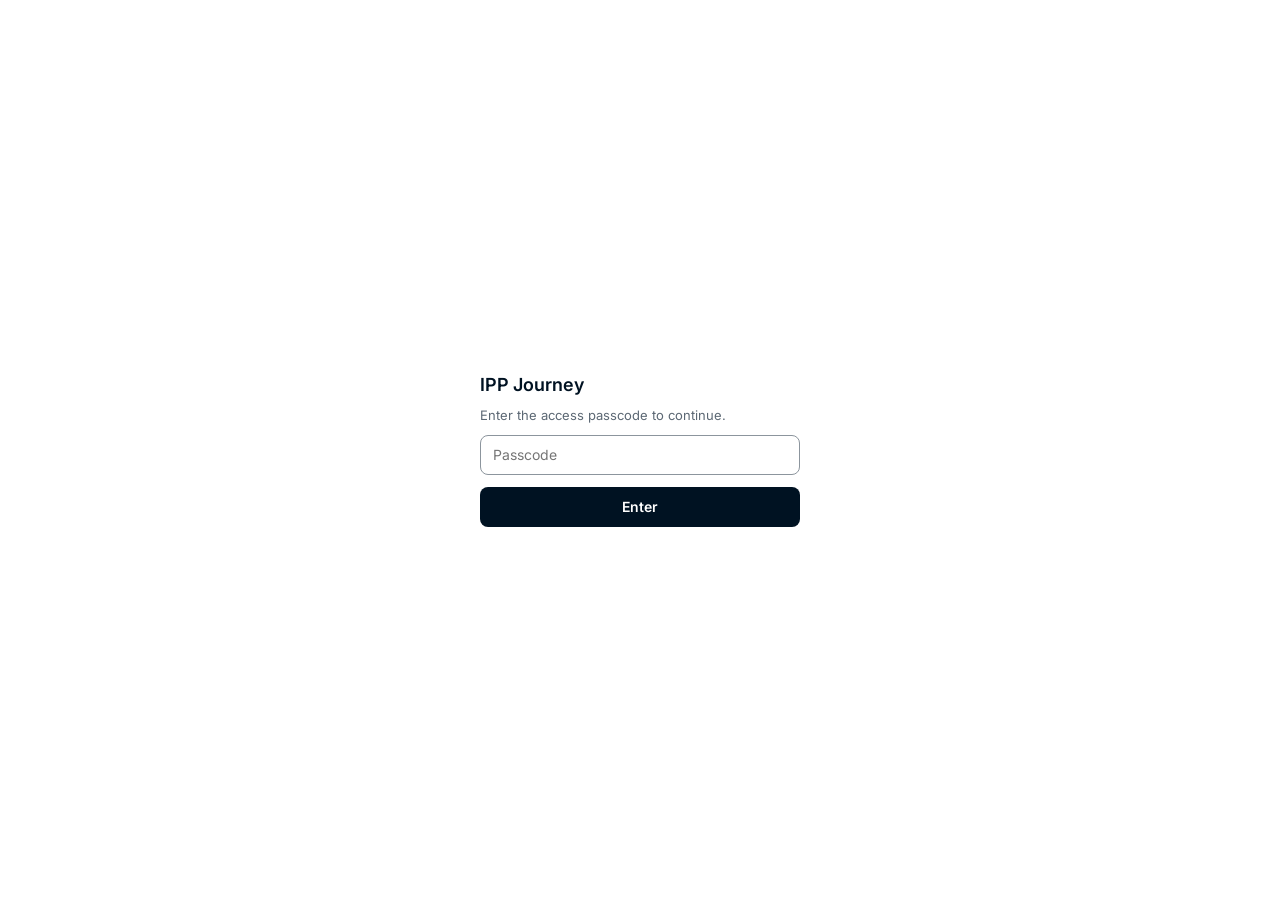
<file: app/ipp-journey.dc.html>
<!DOCTYPE html>
<html lang="en" data-bento-icon-base="../assets/icons/">
<head>
<meta charset="utf-8">
<meta name="viewport" content="width=device-width, initial-scale=1">
<title>IPP Journey · Customer Area</title>
<link rel="preconnect" href="https://fonts.googleapis.com">
<link rel="preconnect" href="https://fonts.gstatic.com" crossorigin>
<link rel="stylesheet" href="https://fonts.googleapis.com/css2?family=Inter:wght@400;500;600;700;800&display=swap">
<link rel="stylesheet" href="../_ds/px-design-system-25da7e27-3560-4727-ad22-c443a79dda21/tokens/fonts.css">
<link rel="stylesheet" href="../_ds/px-design-system-25da7e27-3560-4727-ad22-c443a79dda21/tokens/palette.css">
<link rel="stylesheet" href="../_ds/px-design-system-25da7e27-3560-4727-ad22-c443a79dda21/tokens/colors.css">
<link rel="stylesheet" href="../_ds/px-design-system-25da7e27-3560-4727-ad22-c443a79dda21/tokens/typography.css">
<link rel="stylesheet" href="../_ds/px-design-system-25da7e27-3560-4727-ad22-c443a79dda21/tokens/spacing.css">
<style>
/* ============================================================
   CA / Bento token compatibility layer
   Legacy IPP tokens re-pointed at real Bento tokens.
   ============================================================ */
:root{
  /* raw legacy palette -> Bento palette */
  --color-black-000:var(--b-color-white); --color-white:var(--b-color-white);
  --color-black-100:var(--b-color-grey-100); --color-black-200:var(--b-color-grey-200);
  --color-black-500:var(--b-color-grey-400); --color-black-1300:var(--b-color-grey-1300);
  --color-black-1700:var(--b-color-grey-1900); --color-black-1900:var(--b-color-grey-1900);
  --color-black-2800:var(--b-color-grey-3200); --color-black-3200:var(--b-color-grey-3200);
  --color-green:var(--b-color-green-900); --color-green-900:var(--b-color-green-900);
  --color-yellow-600:var(--b-color-yellow-600); --color-blue-1700:var(--b-color-blue-1700);
  --color-red-1700:var(--b-color-red-1700); --color-orange-1000:var(--b-color-orange-1000);
  --ipp-accent-deep:var(--b-color-green-1900); --ipp-accent-tint:var(--b-color-green-100);
  --ipp-p0:var(--b-color-red-1700); --ipp-p1:var(--b-color-orange-1000);
  --ipp-p2:var(--b-color-grey-1900); --ipp-explore:var(--b-color-blue-1700);

  /* type / weight / family / spacing / radius / shadow -> Bento */
  --text-2xl:var(--b-font-size-600); --text-xl:var(--b-font-size-500);
  --text-base:var(--b-font-size-300); --text-sm:var(--b-font-size-200); --text-xs:var(--b-font-size-100);
  --font-weight-normal:400; --font-weight-medium:500; --font-weight-semibold:600; --font-weight-bold:700;
  --font-sans:var(--b-font-family-primary); --font-mono:var(--b-font-family-secondary);
  --shadow-sm:var(--b-shadow-low); --shadow-lg:var(--b-shadow-high);
  --spacing-3xs:5px; --spacing-2xs:10px; --spacing-xs:15px; --spacing-s:20px;
  --radius-m:8px; --radius-l:12px;
  --default-transition-duration:150ms;
  --default-transition-timing-function:var(--b-animation-easing-standard);

  /* semantic aliases used throughout the ported CSS */
  --bg:var(--b-color-background-secondary); --panel:var(--b-color-background-primary);
  --ink:var(--b-color-label-primary); --ink-soft:var(--b-color-label-secondary); --ink-faint:var(--b-color-label-tertiary);
  --line:var(--b-color-outline-primary); --line-soft:var(--b-color-grey-200);
  --accent:var(--b-color-green-900); --accent-deep:var(--b-color-green-1900); --accent-tint:var(--b-color-green-100);
  --strong:var(--b-color-green-1700); --partial:var(--b-color-yellow-600); --infra:var(--b-color-blue-1700);
  --gap:var(--b-color-red-1700); --out:var(--b-color-grey-1300); --unmapped:var(--b-color-grey-400);
  --p0:var(--b-color-red-1700); --p1:var(--b-color-orange-1000); --p2:var(--b-color-grey-1900); --explore:var(--b-color-blue-1700);
  --shadow:var(--b-shadow-low);
  --fs-display:var(--b-font-size-600); --fs-h1:var(--b-font-size-500); --fs-h2:var(--b-font-size-500); --fs-h3:var(--b-font-size-300);
  --fs-body:var(--b-font-size-100); --fs-caption:var(--b-font-size-100); --fs-micro:10.5px;
  --fw-bold:700; --fw-semi:600; --fw-med:500; --fw-reg:400;
  --lh-tight:1.15; --lh-snug:1.3; --lh-normal:1.55;
  --shadow-lg:var(--b-shadow-high);
}

/* ---- base reset (CA) ---- */
*,*::before,*::after{box-sizing:border-box;margin:0;padding:0}
html{scroll-behavior:smooth;-webkit-text-size-adjust:100%}
body{font-family:var(--b-text-body-font-family);font-size:var(--fs-body);color:var(--ink);-webkit-font-smoothing:antialiased}
h1,h2,h3{font-family:var(--b-font-family-primary);font-weight:700;letter-spacing:-0.01em;margin:0}
a{color:inherit}

/* ============================================================
   CA shell : left product nav + top bar
   ============================================================ */
.sidebar{width:264px;flex:none;display:flex;flex-direction:column;
  padding:8px 8px 12px;border-right:1px solid var(--line-soft);
  background:var(--b-color-background-secondary);height:100vh;position:sticky;top:0;overflow-y:auto}
.sb-top{padding:8px 6px 4px}
.sb-brand{display:flex;align-items:center;gap:8px;padding:6px 8px;text-decoration:none;color:var(--ink)}
.sb-brand .brand-name{font-weight:700;font-size:var(--text-base);letter-spacing:-0.01em}
.sb-brand .brand-sub{font-size:var(--fs-caption);color:var(--ink-faint);font-weight:500}
.sb-nav{flex:1;display:flex;flex-direction:column;gap:1px;margin-top:8px}
.sb-link{display:flex;align-items:center;gap:10px;padding:9px 10px;border-radius:8px;
  font-size:var(--text-sm);font-weight:500;color:var(--ink);text-decoration:none;cursor:pointer;
  transition:background var(--default-transition-duration) var(--default-transition-timing-function)}
.sb-link:hover{background:var(--b-color-background-secondary-hover)}
.sb-link.active-link{background:var(--b-color-background-tertiary);font-weight:600}
.sb-link svg{flex:none;color:var(--ink-faint);width:16px;height:16px}
.sb-link.active-link svg{color:var(--ink)}
.sb-divider{height:1px;background:var(--line);margin:10px 6px}
.sb-section-label{font-family:var(--font-mono);font-size:10px;letter-spacing:.12em;text-transform:uppercase;
  color:var(--ink-faint);font-weight:600;padding:6px 10px 2px}
.sb-bottom{margin-top:auto;padding-top:10px}
.sb-cta-box{padding:14px;border-radius:12px;background:var(--panel);border:1px solid var(--line-soft)}
.sb-cta-box b{font-size:var(--fs-caption);color:var(--ink);font-weight:700}
.sb-cta-btn{display:flex;align-items:center;justify-content:center;width:100%;margin-top:12px;
  padding:9px 0;border-radius:9999px;border:1px solid var(--line);background:var(--panel);
  font-size:var(--fs-caption);font-weight:600;color:var(--ink);cursor:pointer;text-decoration:none;
  transition:all var(--default-transition-duration) var(--default-transition-timing-function)}
.sb-cta-btn:hover{background:var(--b-color-background-secondary);border-color:var(--ink-faint)}

/* top bar with breadcrumb (CA) */
.ca-topbar{position:sticky;top:0;z-index:50;display:flex;align-items:center;gap:10px;
  height:52px;padding:0 28px;background:var(--panel);border-bottom:1px solid var(--line)}
.ca-crumb{font-size:var(--fs-body);color:var(--ink-faint);display:inline-flex;align-items:center;gap:8px}
.ca-crumb .sep{color:var(--line)}
.ca-crumb .leaf{color:var(--ink);font-weight:600}
.ca-topbar .spacer{flex:1}
.ca-hdr-btn{display:inline-flex;align-items:center;gap:7px;height:32px;padding:0 12px;border-radius:8px;
  border:1px solid var(--line);background:var(--panel);font-size:var(--fs-caption);font-weight:600;color:var(--ink);
  cursor:pointer;text-decoration:none}
.ca-hdr-btn:hover{background:var(--b-color-background-secondary)}
.eyebrow{font-family:var(--font-mono);font-size:11px;letter-spacing:.18em;text-transform:uppercase;color:var(--accent);font-weight:600}

/* ---- Data source view extras ---- */
.sources{margin-bottom:22px}
.src-label{font-family:var(--font-mono);font-size:10px;letter-spacing:.12em;text-transform:uppercase;color:var(--ink-faint);font-weight:600;margin-bottom:10px}
.src-grid{display:flex;flex-wrap:wrap;gap:8px}
.src-link{display:inline-flex;align-items:center;gap:7px;text-decoration:none;background:var(--panel);border:1px solid var(--line);
  border-radius:8px;padding:6px 11px;transition:.16s;box-shadow:none}
.src-link:hover{border-color:var(--accent);transform:translateY(-1px);box-shadow:var(--shadow)}
.src-link svg{width:13px;height:13px;flex:none;color:var(--accent)}
.src-text{display:inline-flex;align-items:baseline;gap:6px;min-width:0}
.src-text b{font-size:var(--fs-caption);color:var(--ink);font-weight:600;line-height:var(--lh-snug)}
.src-meta{font-family:var(--font-mono);font-size:9.5px;color:var(--ink-faint)}
.toolbar{display:flex;align-items:center;gap:12px;flex-wrap:wrap;margin-bottom:18px}
.jobnote{margin:0 0 12px;font-size:var(--fs-caption);color:var(--ink-soft);line-height:var(--lh-normal);max-width:900px}
.jobnote b.addr{color:#3a7d0a}
.srcnote{margin:16px 0 60px;font-size:var(--fs-caption);color:var(--ink-faint)}
.viewhead h1{font-size:var(--fs-display);line-height:var(--lh-tight);margin:0 0 6px;font-weight:700}

/* ---- coverage view ---- */
.lev-grid{margin-top:26px}

/* ======= ported content CSS (re-skinned via tokens above) ======= */

/* Semantic aliases mapping design-system tokens to legacy var names */

/* Sidebar, reset, typography from design-system.css */
body{background:var(--bg);color:var(--ink);
  background-image:radial-gradient(circle at 1px 1px,rgba(0,17,44,.02) 1px,transparent 0);
  background-size:22px 22px;display:flex;height:100vh}
.main-content{flex:1;overflow-y:auto;min-width:0}
.mono{font-family:var(--font-mono)}
h1{font-size:var(--fs-display);line-height:var(--lh-tight)}
h2{font-size:var(--fs-h2);line-height:var(--lh-snug)}
h3{font-size:var(--fs-h3);line-height:var(--lh-snug)}
a{color:inherit}

/* ---- shell ---- */
.wrap{max-width:1180px;padding:0 28px}
/* Center only the Context (#overview) and System doc (#sysinfo) columns, matching the sibling pages */
.main-content:has(#overview.active) > main.wrap,
.main-content:has(#sysinfo.active) > main.wrap{margin-left:auto;margin-right:auto}
header.top{padding:42px 0 22px;border-bottom:1px solid var(--line)}
.eyebrow{font-family:var(--font-mono);font-size:11px;letter-spacing:.18em;text-transform:uppercase;color:var(--accent);font-weight:var(--fw-semi)}
header.top h1{font-size:var(--fs-display);line-height:var(--lh-tight);margin:var(--spacing-2xs) 0 var(--spacing-3xs);font-weight:var(--fw-bold)}
header.top .sub{color:var(--ink-soft);font-size:var(--fs-body)}
.draftflag{display:inline-flex;align-items:center;gap:7px;margin-top:16px;padding:5px 12px;border:1px solid var(--line);
  border-radius:999px;background:var(--panel);font-size:12.5px;color:var(--ink-soft)}
.draftflag b{color:var(--ink);font-weight:var(--fw-semi)}
.dot{width:7px;height:7px;border-radius:50%;background:var(--partial);display:inline-block;flex:none}

/* ---- nav ---- */
nav.tabs{display:none;position:sticky;top:0;z-index:40;background:rgba(243,245,247,.95);backdrop-filter:blur(8px);
  border-bottom:1px solid var(--line)}
.tabs-inner{display:flex;gap:0;overflow-x:auto;padding:0}
.tab{flex:none;border:0;background:transparent;cursor:pointer;font-family:var(--font-sans);font-size:var(--fs-body);
  font-weight:var(--fw-semi);color:var(--ink-faint);padding:14px 18px 12px;border-bottom:2px solid transparent;
  transition:.14s;white-space:nowrap;margin-bottom:-1px}
.tab:hover{color:var(--ink)}
.tab.active{color:var(--ink);border-bottom-color:var(--ink)}
.tab .n{display:none}

section.view{display:none;padding:36px 0 80px;animation:fade .3s ease}
section.view.active{display:block}
@keyframes fade{from{opacity:0;transform:translateY(6px)}to{opacity:1;transform:none}}
.viewhead{padding:0 0 18px;border-bottom:1px solid var(--line);margin-bottom:28px}
.viewhead .eyebrow{font-family:var(--font-mono);font-size:11px;letter-spacing:.18em;text-transform:uppercase;color:var(--accent);font-weight:var(--fw-semi)}
.viewhead h2{font-size:var(--fs-display);line-height:var(--lh-tight);margin:0 0 6px;font-weight:var(--fw-bold)}
.viewhead .sub{color:var(--ink-soft);font-size:var(--fs-body);margin:0}
.viewhead p{color:var(--ink-soft);margin:0;font-size:var(--fs-body)}

/* ---- KPI ---- */
.kpis{display:grid;grid-template-columns:repeat(4,1fr);gap:14px;margin:0 0 28px}
.kpi{background:var(--panel);border:1px solid var(--line);border-radius:10px;padding:16px 18px 14px;box-shadow:none}
.kpi .v{font-family:var(--font-sans);font-weight:var(--fw-bold);font-size:var(--fs-h1);line-height:var(--lh-tight);letter-spacing:-.02em}
.kpi .l{font-size:var(--fs-caption);color:var(--ink-soft);margin-top:8px}
.kpi .l b{color:var(--ink);font-weight:var(--fw-semi)}
.kpi.accent{background:var(--panel);border-color:var(--line);border-left:3px solid var(--accent);color:var(--ink)}
.kpi.accent .v{color:var(--ink)}
.kpi.accent .l{color:var(--ink-soft)}.kpi.accent .l b{color:var(--ink)}

/* ---- cards / generic ---- */
.card{background:var(--panel);border:1px solid var(--line);border-radius:10px;box-shadow:none}
.grid2{display:grid;grid-template-columns:1.35fr .85fr;gap:18px;align-items:start}
.prose{padding:26px 28px}
.prose h3{font-size:var(--fs-h3);margin-bottom:10px}
.prose p{margin:0 0 12px;color:var(--ink-soft);font-size:var(--fs-body)}
.prose p b{color:var(--ink);font-weight:600}
.prose .lead{color:var(--ink);font-size:var(--fs-body);font-weight:var(--fw-med)}
.divider{height:1px;background:var(--line-soft);margin:18px 0}
.stat-strip{display:grid;grid-template-columns:1fr 1fr;gap:1px;background:var(--line);border-radius:10px;overflow:hidden;border:1px solid var(--line)}
.stat-strip .s{background:var(--panel);padding:15px 16px}
.stat-strip .s .num{font-family:var(--font-sans);font-weight:var(--fw-bold);font-size:var(--fs-h2);color:var(--ink)}
.stat-strip .s .cap{font-size:var(--fs-caption);color:var(--ink-soft);margin-top:3px}
.why-list{list-style:none;padding:0;margin:0}
.why-list li{padding:10px 0;border-bottom:1px solid var(--line-soft);font-size:var(--fs-body);color:var(--ink-soft);display:flex;gap:10px}
.why-list li:last-child{border:0}
.why-list li .ix{font-family:var(--font-mono);font-size:11px;color:var(--accent);font-weight:var(--fw-semi);flex:none;margin-top:2px}
.why-list li b{color:var(--ink);font-weight:600}

/* ---- filters ---- */
.filters{display:flex;flex-wrap:wrap;gap:18px;align-items:center;margin-bottom:20px;padding:12px 16px;
  background:var(--panel);border:1px solid var(--line);border-radius:10px}
.fgroup{display:flex;align-items:center;gap:8px}
.fgroup .flab{font-family:var(--font-mono);font-size:10.5px;letter-spacing:.12em;text-transform:uppercase;color:var(--ink-faint)}
.chip{border:1px solid var(--line);background:var(--color-white);cursor:pointer;font-family:var(--font-sans);font-weight:var(--fw-semi);font-size:12.5px;
  padding:6px 12px;border-radius:999px;color:var(--ink-soft);transition:.14s}
.chip:hover{border-color:var(--ink-faint)}
.chip.on{background:var(--ink);color:#fff;border-color:var(--ink)}
.fcount{margin-left:auto;font-family:var(--font-mono);font-size:12px;color:var(--ink-faint)}

/* ---- opportunity cards ---- */
.opp-grid{display:grid;grid-template-columns:repeat(2,1fr);gap:14px}
.opp{background:var(--panel);border:1px solid var(--line);border-radius:10px;padding:18px 18px 16px;cursor:pointer;
  transition:.16s;box-shadow:var(--shadow);position:relative;overflow:hidden}
.opp:hover{transform:translateY(-2px);box-shadow:var(--shadow-lg);border-color:#cfd6cf}
.opp::before{content:"";position:absolute;left:0;top:0;bottom:0;width:4px;background:var(--cv,var(--out))}
.opp .row1{display:flex;align-items:center;gap:9px;margin-bottom:7px}
.opp .oid{font-family:var(--font-mono);font-weight:var(--fw-semi);font-size:12px;color:var(--ink-faint)}
.opp h3{font-size:var(--fs-h3);line-height:var(--lh-snug);margin:2px 0 8px}
.opp .desc{font-size:var(--fs-caption);color:var(--ink-soft);line-height:var(--lh-normal);display:-webkit-box;-webkit-line-clamp:2;-webkit-box-orient:vertical;overflow:hidden}
.opp .meta{display:flex;gap:7px;margin-top:13px;flex-wrap:wrap}
.badge{font-family:var(--font-mono);font-size:10.5px;font-weight:var(--fw-semi);padding:3px 9px;border-radius:6px;letter-spacing:.02em}
.pri-P0{background:#fbe7e4;color:var(--p0)}.pri-P1{background:#e8f3de;color:var(--p1)}
.pri-P2{background:#edeeec;color:var(--p2)}.pri-Explore{background:#e6eef4;color:var(--explore)}
.cv{display:inline-flex;align-items:center;gap:6px;font-size:11px;font-weight:600;color:var(--ink-soft)}
.cv .cvdot{width:9px;height:9px;border-radius:50%;background:var(--cvc)}
.cv-strong{--cvc:var(--strong)}.cv-partial{--cvc:var(--partial)}.cv-infra{--cvc:var(--infra)}
.cv-gap{--cvc:var(--gap)}.cv-out{--cvc:var(--out)}.cv-unmapped{--cvc:var(--unmapped)}
.opp .conv{margin-left:auto;font-family:var(--font-mono);font-size:11px;color:var(--ink-faint)}

/* ---- drawer ---- */
.scrim{position:fixed;inset:0;background:rgba(0,17,44,.38);backdrop-filter:blur(2px);opacity:0;pointer-events:none;transition:.22s;z-index:80}
.scrim.on{opacity:1;pointer-events:auto}
.drawer{position:fixed;top:0;right:0;height:100%;width:min(520px,94vw);background:var(--panel);z-index:90;
  transform:translateX(102%);transition:transform .28s cubic-bezier(.4,0,.2,1);box-shadow:var(--shadow-lg);
  overflow-y:auto;border-left:1px solid var(--line)}
.drawer.on{transform:none}
.drawer .dhead{padding:26px 28px 20px;border-bottom:1px solid var(--line);position:relative}
.drawer .dbar{position:absolute;left:0;top:0;bottom:0;width:5px;background:var(--cv,var(--out))}
.drawer .close{position:absolute;top:18px;right:20px;border:1px solid var(--line);background:#fff;border-radius:8px;
  width:32px;height:32px;cursor:pointer;font-size:17px;color:var(--ink-soft);line-height:1}
.drawer .close:hover{background:var(--line-soft)}
.drawer h3{font-size:var(--fs-h2);margin:10px 0 12px;padding-right:30px}
.drawer .dmeta{display:flex;gap:8px;flex-wrap:wrap}
.drawer .dbody{padding:22px 28px 40px}
.drawer .dsec{margin-bottom:20px}
.drawer .dsec .k{font-family:var(--font-mono);font-size:10.5px;letter-spacing:.13em;text-transform:uppercase;color:var(--ink-faint);margin-bottom:7px}
.drawer .dsec .vtxt{font-size:var(--fs-body);color:var(--ink-soft)}
.signal{display:grid;grid-template-columns:1fr;gap:12px}
.signal .sg{border:1px solid var(--line);border-radius:10px;padding:12px 14px;background:#fff}
.signal .sg .sk{font-size:11.5px;font-weight:600;color:var(--ink);margin-bottom:3px}
.signal .sg .sv{font-size:13px;color:var(--ink-soft)}
.where{display:flex;flex-wrap:wrap;gap:7px}
.wtag{font-family:var(--font-mono);font-size:11px;font-weight:var(--fw-semi);padding:5px 10px;border-radius:7px;background:var(--accent-tint);color:var(--accent-deep)}
.wtag.star{background:#e8f3de;color:var(--p1)}
.whybox{background:var(--accent-tint);border:1px solid #cfe4d9;border-radius:10px;padding:14px 16px;font-size:14px;color:var(--accent-deep)}

/* ---- journey ---- */
.jtoggle{display:inline-flex;align-items:center;background:var(--panel);border:1px solid var(--line);border-radius:10px;padding:3px;gap:3px}
.jtoggle button{border:0;background:transparent;cursor:pointer;font-family:var(--font-sans);font-weight:var(--fw-semi);font-size:var(--fs-caption);
  padding:6px 14px;border-radius:7px;color:var(--ink-faint);transition:.14s;white-space:nowrap}
.jtoggle button:hover{color:var(--ink)}
.jtoggle button.on{background:var(--ink);color:#fff}
.journey-canvas{border:1px solid var(--line);border-radius:10px;overflow-x:auto;overflow-y:visible;
  background:#f8f9fb;background-image:radial-gradient(circle,#dfe3e8 .8px,transparent .8px);background-size:18px 18px;
  padding:28px 24px 32px}
.phase-flow{display:flex;gap:0;min-width:min-content;align-items:stretch}
.phase-col{flex:none;display:flex;flex-direction:column;gap:10px}
.phase-col .phase-head{font-family:var(--font-sans);font-size:13px;letter-spacing:0;text-transform:none;
  color:var(--ink);font-weight:var(--fw-bold);padding:0 4px 10px;white-space:nowrap}
.phase-connector{flex:none;width:36px;display:flex;align-items:center;justify-content:center;position:relative;margin-top:28px}
.step{flex:none;width:186px;background:var(--panel);border:1px solid var(--line);border-radius:10px;padding:12px 14px;
  position:relative;transition:.16s;cursor:default}
.step.has{cursor:pointer}.step.has:hover{border-color:#b8c0c8;box-shadow:var(--shadow-lg);transform:translateY(-2px)}
.step.star{border-color:var(--accent);border-width:1.5px;background:linear-gradient(168deg,#f0faf4,#fff)}
.step .sid{font-family:var(--font-mono);font-size:11px;color:var(--ink-faint);font-weight:600}
.step .slabel{font-size:13px;font-weight:600;line-height:1.25;margin:4px 0 9px;min-height:32px}
.step .snote{font-size:11px;color:var(--ink-faint);line-height:1.4;margin-bottom:10px;min-height:30px}
.step .sopps{display:flex;flex-wrap:wrap;gap:4px;min-height:20px}
.opin{font-family:var(--font-mono);font-size:10px;font-weight:var(--fw-semi);padding:2px 6px;border-radius:5px;background:var(--accent-tint);color:var(--accent-deep)}
.step.star .star-i{display:inline-flex;align-items:center;gap:5px;font-size:10.5px;font-weight:var(--fw-semi);
  color:var(--accent);background:var(--accent-tint);padding:3px 9px;border-radius:6px;margin-bottom:6px;
  font-family:var(--font-mono);letter-spacing:.02em}
.step .empty{font-size:11px;color:var(--unmapped);font-style:italic}
.starnote{margin-top:10px;font-size:12.5px;color:var(--accent);display:flex;gap:7px;align-items:flex-start}
.starnote .si{flex:none}

/* ---- heatmap ---- */
.legend{display:flex;flex-wrap:wrap;gap:16px;margin-bottom:18px;font-size:12.5px;color:var(--ink-soft)}
.legend span{display:inline-flex;align-items:center;gap:7px}
.legend .lg{width:11px;height:11px;border-radius:3px}
.heatwrap{overflow-x:auto;border:1px solid var(--line);border-radius:10px;background:var(--panel);box-shadow:none}
table.heat{border-collapse:collapse;width:100%;min-width:980px}
table.heat th,table.heat td{border-bottom:1px solid var(--line-soft);border-right:1px solid var(--line-soft);text-align:center;padding:0}
table.heat thead th{position:sticky;top:0;background:var(--panel);font-weight:600;font-size:10.5px;color:var(--ink-soft);
  padding:10px 4px;vertical-align:top;line-height:1.25;z-index:2}
table.heat thead th .jhead{font-family:var(--font-mono);font-size:9px;letter-spacing:.08em;color:var(--ink-faint);text-transform:uppercase}
table.heat thead th.star{background:#f4faf6}
table.heat thead th .cid{font-family:var(--font-mono);font-weight:var(--fw-semi);color:var(--ink);font-size:11px}
.rowhead{text-align:left!important;padding:11px 14px!important;position:sticky;left:0;background:var(--panel);z-index:1;
  min-width:230px;border-right:1px solid var(--line)!important;cursor:pointer}
.rowhead .rh{display:flex;align-items:center;gap:9px}
.rowhead .roid{font-family:var(--font-mono);font-size:11px;color:var(--ink-faint);font-weight:600}
.rowhead .rtitle{font-size:13px;font-weight:600;line-height:1.2}
.rowhead .rcv{margin-left:auto;width:10px;height:10px;border-radius:50%;flex:none}
.cell{height:46px;position:relative}
.cell .fill{position:absolute;inset:5px;border-radius:7px;display:flex;align-items:center;justify-content:center}
.cell.f .fill{cursor:pointer}
.cell .fill .ck{font-size:14px;color:#fff;font-weight:700}
.cell.f-strong .fill{background:var(--strong)}.cell.f-partial .fill{background:var(--partial)}
.cell.f-infra .fill{background:var(--infra)}.cell.f-gap .fill{background:var(--gap)}
.cell.colstar{background:#fdfaf2}
table.heat tr:hover .rowhead{background:#fff}
.heat tr.dim{opacity:.28}
.totrow td{font-family:var(--font-mono);font-size:12px;font-weight:600;color:var(--ink);padding:9px 4px!important;background:#f3f6fa}
.totrow .rowhead{background:#f3f6fa;font-family:var(--font-sans);font-size:12px;color:var(--ink-soft)}
.htip{position:fixed;z-index:120;background:var(--ink);color:#fff;padding:9px 12px;border-radius:9px;font-size:12.5px;
  max-width:230px;line-height:1.4;pointer-events:none;opacity:0;transition:opacity .12s;box-shadow:var(--shadow-lg)}
.htip.on{opacity:1}
.htip .tt{font-family:var(--font-mono);font-size:10px;letter-spacing:.05em;color:#9fd9bf;margin-bottom:3px}

/* ---- leverage ---- */
.lev-grid{display:grid;grid-template-columns:1fr 1fr;gap:14px}
.lev{background:var(--panel);border:1px solid var(--line);border-radius:10px;padding:16px 18px;box-shadow:var(--shadow);position:relative}
.lev .lr{position:absolute;top:14px;right:16px;font-family:var(--font-sans);font-weight:var(--fw-bold);font-size:var(--fs-display);color:var(--line);line-height:1}
.lev .lj{font-family:var(--font-mono);font-size:10.5px;letter-spacing:.1em;text-transform:uppercase;color:var(--accent);font-weight:600}
.lev h3{font-size:var(--fs-h3);margin:6px 0 6px;padding-right:34px}
.lev .lwhy{font-size:13px;color:var(--ink-soft);margin-bottom:11px}
.lev .lconv{display:flex;align-items:center;gap:10px}
.lev .lcount{font-family:var(--font-mono);font-size:11px;font-weight:600;color:var(--ink);background:var(--accent-tint);padding:3px 9px;border-radius:6px}
.lev .lopps{display:flex;gap:5px;flex-wrap:wrap}
.lev.top{background:var(--panel);border-color:var(--line);border-left:3px solid var(--accent)}
.lev.top .lr{color:var(--line)}.lev.top .lj{color:var(--accent)}.lev.top h3{color:var(--ink)}
.lev.top .lwhy{color:var(--ink-soft)}.lev.top .lcount{background:var(--accent-tint);color:var(--accent)}
.lev.top .opin{background:var(--accent-tint);color:var(--accent)}

/* ---- priority table ---- */
.pritable{margin-top:30px}
.pritable h3{font-size:18px;margin-bottom:4px}
.pritable .ph{color:var(--ink-soft);font-size:14px;margin:0 0 16px}
.prow{display:grid;grid-template-columns:46px 1fr;gap:16px;padding:16px 0;border-bottom:1px solid var(--line-soft);align-items:start}
.prow:last-child{border:0}
.prow .pidcell{font-family:var(--font-mono);font-weight:var(--fw-semi);font-size:13px;color:var(--ink)}
.prow .ptop{display:flex;align-items:center;gap:9px;flex-wrap:wrap;margin-bottom:8px}
.prow .pname{font-weight:var(--fw-semi);font-size:var(--fs-body)}
.prow .pwhy{font-size:var(--fs-body);color:var(--ink-soft)}
.unmapped-note{margin-top:26px;background:#f4faf6;border:1px solid #c8e0c2;border-radius:12px;padding:18px 20px}
.unmapped-note .un-h{font-weight:700;font-size:14px;color:var(--p1);margin-bottom:6px;display:flex;align-items:center;gap:8px}
.unmapped-note p{font-size:13.5px;color:var(--ink-soft);margin:0 0 8px}

footer{border-top:1px solid var(--line);padding:26px 0 50px;color:var(--ink-faint);font-size:12.5px}
footer b{color:var(--ink-soft)}

@media(max-width:860px){
  .sidebar{display:none}
  .kpis{grid-template-columns:1fr 1fr}.grid2{grid-template-columns:1fr}
  .opp-grid{grid-template-columns:1fr}.lev-grid{grid-template-columns:1fr}
  .wrap{padding:0 18px}
}

/* — Pie chart — */
.chart-card{background:var(--panel);border:1px solid var(--line);border-radius:10px;padding:20px}
.chart-card h3{font-size:var(--fs-h3);margin-bottom:4px}
.chart-card .chart-sub{font-size:var(--fs-caption);color:var(--ink-soft);margin-bottom:18px}
.donut-wrap{display:flex;align-items:center;gap:24px}
.donut{width:170px;height:170px;border-radius:50%;position:relative;flex:none;
  background:conic-gradient(
    #00112c 0% 76.3%,
    #2c6fba 76.3% 91.5%,
    #546070 91.5% 97.7%,
    #0abf53 97.7% 99.94%,
    #dfe3e8 99.94% 100%
  )}
.donut::after{content:"";position:absolute;inset:32%;border-radius:50%;background:var(--panel)}
.donut-center{position:absolute;inset:0;display:flex;flex-direction:column;align-items:center;justify-content:center;z-index:1;
  font-family:var(--font-mono);pointer-events:none}
.donut-center .dc-v{font-size:var(--fs-h2);font-weight:var(--fw-bold);color:var(--ink)}
.donut-center .dc-l{font-size:var(--fs-micro);color:var(--ink-faint)}
.chart-legend{display:flex;flex-direction:column;gap:8px;flex:1}
.chart-legend .cl{display:flex;align-items:center;gap:9px;font-size:var(--fs-caption)}
.chart-legend .cl .clc{width:10px;height:10px;border-radius:3px;flex:none}
.chart-legend .cl .clv{font-family:var(--font-mono);font-weight:var(--fw-semi);color:var(--ink)}
.chart-legend .cl .cln{color:var(--ink-soft)}
.mobile-callout{margin-top:16px;background:var(--accent-tint);border:1px solid #c8e0c2;border-radius:8px;padding:12px 14px;
  font-size:var(--fs-caption);color:var(--ink-soft);display:flex;gap:8px;align-items:flex-start}
.mobile-callout b{color:var(--ink)}

/* — Device badges on journey — */
.dev-filter{display:inline-flex;align-items:center;background:var(--panel);border:1px solid var(--line);border-radius:10px;padding:3px;gap:3px}
.dev-filter button{border:0;background:transparent;cursor:pointer;font-family:var(--font-sans);font-size:var(--fs-caption);
  font-weight:var(--fw-semi);padding:6px 14px;border-radius:7px;color:var(--ink-faint);transition:.14s;white-space:nowrap}
.dev-filter button:hover{color:var(--ink)}
.dev-filter button.on{background:var(--ink);color:#fff}
.dbadge{display:inline-flex;align-items:center;gap:4px;font-size:9.5px;font-weight:var(--fw-semi);
  padding:2px 7px;border-radius:5px;margin-top:6px;letter-spacing:.02em;font-family:var(--font-mono)}
.dbadge.db-both{background:#e6f9ed;color:#068d3c}
.dbadge.db-terminal{background:#eef0f3;color:var(--ink-faint)}
.step.dimmed{opacity:.22;pointer-events:none;transform:scale(.97)}

/* ---- Solutions grid ---- */
.sol-grid{display:grid;grid-template-columns:repeat(2,1fr);gap:14px}
.sol-card{background:var(--panel);border:1px solid var(--line);border-radius:10px;padding:20px 22px 18px;
  cursor:pointer;transition:.16s;box-shadow:var(--shadow);position:relative;overflow:hidden}
.sol-card:hover{transform:translateY(-2px);box-shadow:var(--shadow-lg);border-color:#cfd6cf}
.sol-card::before{content:"";position:absolute;left:0;top:0;bottom:0;width:4px;background:var(--accent)}
.sol-card .sol-icon{font-size:22px;margin-bottom:8px;display:block}
.sol-card .sol-name{font-size:var(--fs-h3);font-weight:var(--fw-bold);color:var(--ink);line-height:var(--lh-snug);margin-bottom:6px}
.sol-card .sol-desc{font-size:var(--fs-body);color:var(--ink-soft);line-height:var(--lh-normal)}
.sol-card .sol-tags{display:flex;flex-wrap:wrap;gap:5px;margin-top:12px}
.sol-card .sol-tags .wtag{font-size:10.5px}

/* ---- JTBD source tables ---- */
.jtbdwrap{overflow-x:auto;border:1px solid var(--line);border-radius:10px;background:var(--panel);box-shadow:none}
table.jtbd{border-collapse:collapse;width:100%;min-width:1040px;font-size:12.5px}
table.jtbd thead th{position:sticky;top:0;background:var(--ink);color:#fff;font-weight:var(--fw-semi);
  font-size:11px;letter-spacing:.04em;text-align:left;padding:11px 14px;vertical-align:top;z-index:2;
  border-right:1px solid rgba(255,255,255,.12)}
table.jtbd thead th:last-child{border-right:0}
table.jtbd td{border-bottom:1px solid var(--line-soft);border-right:1px solid var(--line-soft);
  padding:12px 14px;vertical-align:top;color:var(--ink-soft);line-height:1.5}
table.jtbd td:last-child{border-right:0}
table.jtbd tbody tr:hover td{background:#f8faf9}
table.jtbd .jstep{font-weight:var(--fw-bold);color:var(--ink);font-size:13px}
table.jtbd .jbig{color:var(--ink);font-weight:var(--fw-med)}
table.jtbd ul{margin:0;padding-left:16px}
table.jtbd ul li{margin:0 0 4px;padding:0}
table.jtbd ul li:last-child{margin-bottom:0}
table.jtbd .jnone{color:var(--unmapped);font-style:italic}
table.jtbd .jpain{color:var(--gap)}
table.jtbd col.c-step{width:128px}table.jtbd col.c-big{width:220px}
table.jtbd col.c-little{width:250px}table.jtbd col.c-micro{width:330px}table.jtbd col.c-pain{width:300px}
table.jtbd col.c-opp{width:190px}table.jtbd col.c-tasks{width:auto}
table.jtbd col.c-who{width:170px}
table.jtbd col.c-crit{width:150px}table.jtbd col.c-size{width:58px}table.jtbd col.c-owner{width:142px}
table.jtbd col.c-phase{width:118px}table.jtbd col.c-sub{width:150px}table.jtbd col.c-user{width:96px}table.jtbd col.c-actors{width:120px}
table.jtbd col.c-theme{width:150px}table.jtbd col.c-otitle{width:170px}table.jtbd col.c-ev{width:auto}table.jtbd col.c-notes{width:170px}
table.jtbd tr.cv-grp td{background:var(--accent-tint);border-top:2px solid var(--accent-deep);padding:12px 14px}
table.jtbd .cv-step{font-family:var(--font-mono);font-weight:var(--fw-bold);font-size:13px;color:var(--accent-deep);letter-spacing:.01em}
table.jtbd .cv-big{font-weight:var(--fw-semi);color:var(--ink);margin-top:3px;font-size:13px}
table.jtbd .cv-note{font-size:11px;color:var(--ink-faint);margin-top:5px;font-style:italic}
table.jtbd .cv-painwrap{margin-top:9px}
table.jtbd .cv-painlbl{display:block;font-size:10px;font-weight:var(--fw-semi);text-transform:uppercase;letter-spacing:.04em;color:var(--gap);margin-bottom:3px}
table.jtbd ul.cv-pain{margin:0;padding-left:16px;color:var(--gap)}
table.jtbd ul.cv-pain li{margin:0 0 3px;padding:0}table.jtbd ul.cv-pain li:last-child{margin-bottom:0}
table.jtbd tr.cv-empty td{background:#fafafa;padding:10px 14px}
table.jtbd col.c-opps{width:218px}
table.jtbd ul.opp-list{margin:0;padding-left:0;list-style:none}
table.jtbd ul.opp-list li{margin:0 0 7px;padding:0;display:flex;gap:7px;align-items:flex-start;line-height:1.35}
table.jtbd ul.opp-list li:last-child{margin-bottom:0}
table.jtbd .opp-dot{flex:none;width:7px;height:7px;border-radius:50%;margin-top:5px}
table.jtbd .opp-dot.ipp{background:var(--accent)}table.jtbd .opp-dot.oc{background:var(--infra)}
table.jtbd .opp-name{color:var(--ink);font-weight:var(--fw-med);min-width:0;overflow-wrap:anywhere;word-break:break-word}
table.jtbd .opp-chk{color:#3a7d0a;font-weight:var(--fw-bold)}
table.jtbd col.c-sizeowner{width:120px}
table.jtbd .opp-main{display:flex;gap:7px;align-items:flex-start}
table.jtbd .owner-line{font-size:11px;margin-top:5px;font-weight:var(--fw-semi)}
table.jtbd .reljobs{display:flex;flex-wrap:wrap;gap:4px;margin-top:7px;padding-left:14px}
table.jtbd .reljob{font-size:10px;line-height:1.35;background:#fdf3d3;color:#8a6d1a;border:1px solid #efe1ad;padding:2px 7px;border-radius:5px;white-space:normal;overflow-wrap:anywhere;word-break:break-word}
.tbl-filters{display:flex;flex-wrap:wrap;gap:12px;align-items:flex-end;margin-bottom:14px}
.tbl-filters .ff{display:flex;flex-direction:column;gap:4px}
.tbl-filters .fl{font-family:var(--font-mono);font-size:9.5px;letter-spacing:.1em;text-transform:uppercase;color:var(--ink-faint);font-weight:var(--fw-semi)}
.tbl-filters select{font:inherit;font-size:12px;padding:6px 9px;border:1px solid var(--line);border-radius:7px;background:var(--panel);color:var(--ink);max-width:250px}
.tbl-filters select:focus{outline:none;border-color:var(--accent)}
.tbl-filters .freset{font:inherit;font-size:11px;padding:7px 12px;border:1px solid var(--line);border-radius:7px;background:var(--panel);color:var(--ink-soft);cursor:pointer}
.tbl-filters .freset:hover{border-color:var(--accent);color:var(--accent-deep)}
.tbl-filters .fhint{font-size:11px;color:var(--ink-faint);margin-left:auto;align-self:center}
.col-resizer{position:absolute;top:0;right:0;width:11px;height:100%;cursor:col-resize;z-index:5}
.col-resizer::after{content:"";position:absolute;right:2px;top:50%;transform:translateY(-50%);height:55%;width:2px;background:rgba(255,255,255,.4);border-radius:2px}
.col-resizer:hover::after{background:var(--accent);width:3px}
body.col-resizing{cursor:col-resize;user-select:none}
table.jtbd col.c-phase{width:118px}table.jtbd col.c-substep{width:198px}table.jtbd col.c-evidence{width:272px}table.jtbd col.c-note{width:180px}
table.jtbd ul.sub-list{margin:0;padding-left:0;list-style:none}
table.jtbd ul.sub-list>li{margin:0 0 10px;padding:0;line-height:1.4}
table.jtbd ul.sub-list>li:last-child{margin-bottom:0}
table.jtbd .substep-id{font-weight:var(--fw-semi);color:var(--ink)}
table.jtbd .substep-who{color:var(--ink-faint);font-weight:var(--fw-med)}
table.jtbd .ph-tag{font-size:10.5px;font-weight:var(--fw-semi);color:var(--ink-soft)}
table.jtbd li.es-ev{color:var(--ink-soft)}
table.jtbd li.es-note{color:var(--ink-faint);font-style:italic}
table.jtbd ul.ev-multi{margin:0;padding-left:15px;list-style:disc}
table.jtbd ul.ev-multi li{margin:0 0 5px;line-height:1.4}
table.jtbd ul.ev-multi li:last-child{margin-bottom:0}
table.jtbd .jwho{color:var(--ink);font-weight:var(--fw-med)}
table.jtbd .crit-badge{display:inline-block;font-family:var(--font-mono);font-size:10px;font-weight:var(--fw-semi);
  padding:3px 8px;border-radius:6px;background:var(--accent-tint);color:var(--accent-deep);white-space:normal;word-break:break-word}
table.jtbd .size-badge{font-family:var(--font-mono);font-weight:var(--fw-bold);color:var(--ink)}
table.jtbd .owner-ipp{color:var(--accent-deep);font-weight:var(--fw-semi)}
table.jtbd .owner-oc{color:var(--infra);font-weight:var(--fw-semi)}
table.jtbd .owner-tag{font-size:11px;line-height:1.35;display:inline-block}
table.jtbd .addressed-badge{display:inline-block;margin-top:6px;font-family:var(--font-mono);font-size:9.5px;font-weight:var(--fw-semi);
  padding:3px 8px;border-radius:6px;background:#e8f3de;color:#3a7d0a;white-space:nowrap;letter-spacing:.02em}

/* ---- Consolidated view ---- */
.con-badge{display:inline-flex;align-items:center;gap:5px;font-family:var(--font-mono);font-size:10px;font-weight:var(--fw-semi);
  padding:3px 9px;border-radius:6px;white-space:nowrap}
.con-badge.strong{background:rgba(0,175,90,.1);color:var(--accent-deep)}
.con-badge.partial{background:rgba(255,180,0,.1);color:#946200}
.con-badge.gap{background:rgba(220,50,50,.08);color:var(--gap)}
table.jtbd col.c-align{width:110px}
table.jtbd col.c-canvas{width:180px}
table.jtbd col.c-copps{width:160px}
table.jtbd col.c-jopps{width:200px}
table.jtbd col.c-notes{width:260px}
table.jtbd col.c-research{width:440px}
table.jtbd .rs-head{margin-bottom:5px}
table.jtbd .rs-ev{color:var(--ink-soft);line-height:1.45;margin-bottom:5px}
table.jtbd .rs-note{color:var(--ink-faint);font-style:italic;line-height:1.4}
table.jtbd ul.sub-list>li.rs-item{padding-bottom:9px;border-bottom:1px dashed var(--line-soft);margin-bottom:9px}
table.jtbd ul.sub-list>li.rs-item:last-child{border-bottom:none;padding-bottom:0;margin-bottom:0}
.con-opin{display:inline-block;font-family:var(--font-mono);font-size:10px;font-weight:var(--fw-semi);
  padding:2px 7px;border-radius:5px;background:var(--accent-tint);color:var(--accent-deep);margin:1px 2px}
.con-jopp{display:inline-block;font-size:11px;padding:2px 7px;border-radius:5px;
  background:rgba(90,120,200,.08);color:var(--infra);margin:1px 2px}
.gap-card{background:var(--panel);border:1px solid var(--line);border-radius:10px;padding:22px 24px;margin-bottom:14px}
.gap-card h4{font-size:14px;margin:0 0 8px;display:flex;align-items:center;gap:8px}
.gap-card p{font-size:var(--fs-body);color:var(--ink-soft);margin:0 0 10px;line-height:1.55}
.gap-card .gap-tag{display:inline-block;font-family:var(--font-mono);font-size:10px;font-weight:var(--fw-semi);
  padding:2px 8px;border-radius:5px;margin:2px 3px 2px 0}
.gap-card .gap-tag.missing{background:rgba(220,50,50,.08);color:var(--gap)}
.gap-card .gap-tag.action{background:rgba(0,175,90,.08);color:var(--accent-deep)}
.gap-severity{font-family:var(--font-mono);font-size:10px;font-weight:var(--fw-bold);padding:3px 8px;border-radius:5px}
.gap-severity.high{background:rgba(220,50,50,.1);color:var(--gap)}
.gap-severity.medium{background:rgba(255,180,0,.1);color:#946200}
.gap-severity.low{background:rgba(90,120,200,.08);color:var(--infra)}

/* ===== Service Blueprint (Journey map) CSS ===== */


body{background:var(--bg);color:var(--ink);
  background-image:radial-gradient(circle at 1px 1px,rgba(0,17,44,.02) 1px,transparent 0);background-size:22px 22px;
  display:flex;height:100vh}
.main-content{flex:1;overflow-y:auto;min-width:0}
.wrap{max-width:1440px;margin:0 auto;padding:36px 28px 80px}
.viewhead{padding:0 0 18px;border-bottom:1px solid var(--line);margin-bottom:28px}
.viewhead h1{font-size:var(--text-2xl);line-height:1.15;margin:0 0 6px;font-weight:var(--fw-bold)}
.viewhead .sub{color:var(--ink-soft);font-size:var(--text-sm);margin:0;max-width:860px}

/* ---- KPIs ---- */
.bp-kpis{display:grid;grid-template-columns:repeat(3,1fr);gap:14px;margin-bottom:28px}
.kpi{background:var(--panel);border:1px solid var(--line);border-radius:10px;padding:16px 18px 14px}
.kpi .v{font-weight:var(--fw-bold);font-size:28px;line-height:1.15;letter-spacing:-.02em}
.kpi .l{font-size:12px;color:var(--ink-soft);margin-top:6px}
.kpi .l b{color:var(--ink);font-weight:var(--fw-semi)}
.kpi.accent{border-left:3px solid var(--accent)}

/* ---- Toolbar ---- */
.toolbar{display:flex;align-items:flex-end;gap:14px;flex-wrap:wrap;margin-bottom:22px}
.toolbar select{font:inherit;font-size:12px;padding:7px 10px;border:1px solid var(--line);border-radius:7px;background:var(--panel);color:var(--ink);max-width:280px}
.toolbar select:focus{outline:none;border-color:var(--accent)}
.toolbar .fl{font-family:var(--font-mono);font-size:9.5px;letter-spacing:.1em;text-transform:uppercase;color:var(--ink-faint);font-weight:var(--fw-semi);margin-bottom:4px}
.toolbar .ff{display:flex;flex-direction:column;gap:4px}
.toolbar .freset{font:inherit;font-size:11px;padding:7px 12px;border:1px solid var(--line);border-radius:7px;background:var(--panel);color:var(--ink-soft);cursor:pointer;align-self:flex-end}
.toolbar .freset:hover{border-color:var(--accent);color:var(--accent-deep)}
.toolbar .fhint{font-size:11px;color:var(--ink-faint);margin-left:auto;align-self:center}

/* Multi-select dropdown */
.ms-wrap{position:relative}
.ms-btn{font:inherit;font-size:12px;padding:7px 28px 7px 10px;border:1px solid var(--line);border-radius:7px;background:var(--panel);color:var(--ink);
  cursor:pointer;min-width:200px;text-align:left;white-space:nowrap;overflow:hidden;text-overflow:ellipsis;position:relative}
.ms-btn::after{content:"";position:absolute;right:10px;top:50%;transform:translateY(-50%);border-left:4px solid transparent;border-right:4px solid transparent;border-top:5px solid var(--ink-faint)}
.ms-btn:hover,.ms-btn.open{border-color:var(--accent)}
.ms-drop{display:none;position:absolute;top:calc(100% + 4px);left:0;min-width:100%;max-height:280px;overflow-y:auto;
  background:var(--panel);border:1px solid var(--line);border-radius:8px;box-shadow:var(--shadow-lg);z-index:50;padding:4px 0}
.ms-drop.open{display:block}
.ms-drop label{display:flex;align-items:center;gap:8px;padding:6px 12px;font-size:12px;color:var(--ink);cursor:pointer;white-space:nowrap}
.ms-drop label:hover{background:var(--bg)}
.ms-drop label input{accent-color:var(--accent);margin:0;flex:none}
.ms-drop .ms-all{border-bottom:1px solid var(--line-soft);padding-bottom:6px;margin-bottom:2px;font-weight:var(--fw-semi)}
.ms-dot{width:6px;height:6px;border-radius:50%;flex:none}
.ms-group-hdr{font-family:var(--font-mono);font-size:9px;letter-spacing:.12em;text-transform:uppercase;color:var(--ink-faint);font-weight:var(--fw-semi);padding:8px 12px 4px;border-top:1px solid var(--line-soft);margin-top:2px;display:flex;align-items:center;justify-content:space-between}
.ms-group-hdr:first-of-type{border-top:0;margin-top:0}
.ms-group-hdr .ms-grp-btn{font:inherit;font-size:9px;color:var(--accent);cursor:pointer;background:none;border:none;padding:0;letter-spacing:.05em;text-transform:uppercase;font-weight:var(--fw-semi)}
.ms-group-hdr .ms-grp-btn:hover{text-decoration:underline}

/* ---- Canvas ---- */
.bp-canvas{border:1px solid var(--line);border-radius:12px;overflow-x:auto;overflow-y:visible;
  background:#f8f9fb;background-image:radial-gradient(circle,#dfe3e8 .8px,transparent .8px);background-size:18px 18px;
  padding:28px 24px 32px}
.bp-flow{display:flex;gap:0;min-width:min-content;align-items:flex-start}
.bp-phase{flex:none;display:flex;flex-direction:column;gap:10px;width:248px}
.bp-connector{flex:none;width:28px;display:flex;align-items:center;justify-content:center;margin-top:28px;color:var(--ink-faint)}
.bp-connector svg{width:16px;height:16px}

/* Phase header */
.bp-phhead{width:100%;border-radius:10px;padding:14px 16px;margin-bottom:4px;background:var(--panel);border:2.5px solid #64748b}
.bp-phhead .bp-phlabel{font-family:var(--font-sans);font-size:13px;font-weight:700;letter-spacing:0;color:var(--ink)}
.bp-phhead .bp-phsub{font-size:11px;margin-top:4px;color:var(--ink-soft)}

/* Job card */
.bp-job{width:100%;background:var(--panel);border:none;border-radius:10px;padding:14px 16px;
  position:relative;transition:opacity .2s}
.bp-job.dimmed{opacity:.18;pointer-events:none}
.bp-job .bp-step{font-family:var(--font-mono);font-size:10.5px;color:var(--ink-faint);font-weight:600}
.bp-job .bp-big{font-size:12.5px;font-weight:600;line-height:1.3;margin:4px 0 0;color:var(--ink)}
.bp-job .bp-meta{display:flex;gap:8px;margin-top:8px;flex-wrap:wrap}
.bp-job .bp-paincount{display:inline-flex;align-items:center;gap:4px;font-family:var(--font-mono);font-size:10px;font-weight:600;
  color:var(--gap);padding:3px 8px;border-radius:5px;background:rgba(220,50,50,.06)}
.bp-job .bp-littlecount{display:inline-flex;align-items:center;gap:4px;font-family:var(--font-mono);font-size:10px;font-weight:600;
  color:var(--ink-faint);padding:3px 8px;border-radius:5px;background:rgba(0,0,0,.03);cursor:pointer;transition:all .15s}
.bp-job .bp-littlecount:hover{color:var(--accent-deep);background:var(--accent-tint);border-color:var(--accent)}
.bp-job .bp-noopp{font-size:11px;color:var(--unmapped);font-style:italic;margin-top:10px}

/* Actor group */
.bp-actors{margin-top:12px;padding-top:10px;border-top:1px dashed var(--line-soft)}
.bp-agroup{margin-bottom:10px}
.bp-agroup:last-child{margin-bottom:0}
.bp-abadge{display:inline-flex;align-items:center;gap:5px;font-size:10.5px;font-weight:600;
  padding:3px 9px;border-radius:5px;margin-bottom:5px}
.bp-abadge .bp-adot{width:6px;height:6px;border-radius:50%;flex:none}

/* Sub-steps row */
.bp-subs{background:var(--panel);border:1px solid var(--line);border-radius:10px;padding:10px 14px;margin-bottom:2px;overflow:hidden}
.bp-subs .bp-subs-toggle{font-family:var(--font-sans);font-size:11px;letter-spacing:.02em;text-transform:none;color:var(--ink);font-weight:600;margin-bottom:0;cursor:pointer;display:flex;align-items:center;gap:5px;user-select:none}
.bp-subs .bp-subs-toggle::before{content:"";display:inline-block;width:0;height:0;border-left:4px solid var(--ink-faint);border-top:3px solid transparent;border-bottom:3px solid transparent;transition:transform .2s}
.bp-subs.open .bp-subs-toggle::before{transform:rotate(90deg)}
.bp-subs .bp-subs-toggle .bp-subs-count{color:var(--ink-faint);font-weight:var(--fw-med);opacity:.7}
.bp-subs .bp-sub-body{max-height:0;overflow:hidden;transition:max-height .25s ease,margin .25s ease;margin-top:0}
.bp-subs.open .bp-sub-body{max-height:500px;margin-top:6px}
.bp-sub-flow{display:flex;flex-wrap:wrap;gap:4px}
.bp-sub-grp{font-family:var(--font-mono);font-size:8.5px;letter-spacing:.08em;text-transform:uppercase;color:var(--ink-faint);font-weight:var(--fw-semi);margin:8px 0 4px;width:100%}
.bp-sub-grp:first-child{margin-top:0}
.bp-sub-tag{font-family:var(--font-sans);font-size:10.5px;font-weight:500;color:var(--ink);background:var(--bg);border:1px solid var(--line-soft);border-radius:5px;padding:3px 7px;white-space:nowrap}
.bp-sub-tag.star{border-color:var(--accent);color:var(--accent-deep);background:var(--accent-tint)}

/* Opportunity item */
.bp-opp{display:flex;align-items:flex-start;gap:6px;padding:4px 0;font-size:11.5px;line-height:1.35}
.bp-opp .bp-oname{flex:1;min-width:0;font-weight:var(--fw-med);color:var(--ink)}
.bp-opp .bp-oname .bp-chk{color:#3a7d0a;font-weight:700;margin-left:3px}
.bp-opp .bp-otags{display:flex;gap:3px;flex:none;flex-wrap:wrap}
.bp-nbadge{font-family:var(--font-mono);font-size:9px;font-weight:600;padding:2px 6px;border-radius:4px;white-space:nowrap}
.bp-nbadge.inn{background:var(--accent-tint);color:var(--accent-deep)}
.bp-nbadge.fru{background:rgba(220,50,50,.07);color:var(--gap)}
.bp-nbadge.aut{background:rgba(90,120,200,.08);color:var(--infra)}
.bp-nbadge.mix{background:#fef3cd;color:#856404}
.bp-sbadge{font-family:var(--font-mono);font-size:9px;font-weight:700;color:var(--ink-soft)}
.bp-owner{font-family:var(--font-mono);font-size:9px;font-weight:var(--fw-semi);padding:2px 6px;border-radius:4px}
.bp-owner.owner-ipp{color:var(--accent-deep);background:var(--accent-tint)}
.bp-owner.owner-oc{color:var(--infra);background:rgba(90,120,200,.08)}

/* ---- Drawer ---- */
.scrim{position:fixed;inset:0;background:rgba(0,17,44,.38);backdrop-filter:blur(2px);opacity:0;pointer-events:none;transition:.22s;z-index:80}
.scrim.on{opacity:1;pointer-events:auto}
.drawer{position:fixed;top:0;right:0;height:100%;width:min(540px,94vw);background:var(--panel);z-index:90;
  transform:translateX(102%);transition:transform .28s cubic-bezier(.4,0,.2,1);box-shadow:var(--shadow-lg);
  overflow-y:auto;border-left:1px solid var(--line)}
.drawer.on{transform:none}
.drawer .dhead{padding:26px 28px 20px;border-bottom:1px solid var(--line);position:relative}
.drawer .dbar{position:absolute;left:0;top:0;bottom:0;width:5px}
.drawer .close{position:absolute;top:18px;right:20px;border:1px solid var(--line);background:#fff;border-radius:8px;
  width:32px;height:32px;cursor:pointer;font-size:17px;color:var(--ink-soft);line-height:1}
.drawer .close:hover{background:var(--line-soft)}
.drawer .dhead h3{font-size:20px;margin:10px 0 6px;padding-right:30px;line-height:1.25;font-weight:var(--fw-bold)}
.drawer .dhead .dsub{font-size:var(--text-sm);color:var(--ink-soft);margin:0;line-height:1.45}
.drawer .dbody{padding:22px 28px 40px}
.drawer .dsec{margin-bottom:24px}
.drawer .dsec .k{font-family:var(--font-mono);font-size:10.5px;letter-spacing:.13em;text-transform:uppercase;color:var(--ink-faint);font-weight:var(--fw-semi);margin-bottom:10px}
.drawer .pain-list{list-style:none;padding:0;margin:0}
.drawer .pain-list li{position:relative;padding:8px 0 8px 16px;font-size:13px;color:var(--ink-soft);line-height:1.5;border-bottom:1px solid var(--line-soft)}
.drawer .pain-list li:last-child{border-bottom:0}
.drawer .pain-list li::before{content:"";position:absolute;left:0;top:14px;width:6px;height:6px;border-radius:50%;background:var(--gap)}
.drawer .opp-item{background:var(--panel);border:1px solid var(--line);border-radius:8px;padding:12px 14px;margin-bottom:8px}
.drawer .opp-item:last-child{margin-bottom:0}
.drawer .opp-item .opp-title{font-weight:var(--fw-semi);font-size:13.5px;color:var(--ink);display:flex;align-items:center;gap:6px}
.drawer .opp-item .opp-title .bp-chk{color:#3a7d0a;font-weight:700}
.drawer .opp-item .opp-meta{display:flex;gap:6px;margin-top:6px;flex-wrap:wrap;align-items:center}
.drawer .opp-item .opp-actor{font-size:11px;color:var(--ink-soft)}
.drawer .opp-item .opp-tasks{margin-top:8px;padding:0;list-style:none}
.drawer .opp-item .opp-tasks li{font-size:12px;color:var(--ink-faint);line-height:1.45;padding:2px 0 2px 12px;position:relative}
.drawer .opp-item .opp-tasks li::before{content:"\2013";position:absolute;left:0;color:var(--line)}
.drawer .empty-note{font-size:13px;color:var(--unmapped);font-style:italic}
.bp-phhead{cursor:pointer;transition:.16s}
.bp-phhead:hover{transform:translateY(-1px);box-shadow:var(--shadow-lg)}

.mono{font-family:var(--font-mono)}
@media(max-width:860px){.wrap{padding:36px 16px 60px}.bp-kpis{grid-template-columns:1fr 1fr}}
@media(max-width:520px){.bp-kpis{grid-template-columns:1fr}}

#journey .toolbar{align-items:flex-end}
.bp-kpis .kpi .v{font-size:28px}

/* ===== Journey map readability ===== */
.bp-phase{width:276px}
.bp-phhead{padding:14px 16px}
.bp-phlabel{font-size:14px;font-weight:700}
.bp-phsub{font-size:11.5px;margin-top:4px}
.bp-job{padding:15px 16px}
.bp-step{font-family:var(--font-mono);font-size:10.5px;font-weight:600;letter-spacing:.06em;text-transform:uppercase;color:var(--ink-faint)}
.bp-big{font-size:14px;font-weight:600;line-height:1.4;margin-top:5px;color:var(--ink)}
.bp-meta{margin-top:10px}
/* Job -> Opportunities -> owner/size */
.bp-opps{margin-top:12px;padding-top:12px;border-top:1px dashed var(--line-soft);display:flex;flex-direction:column;gap:8px}
.bp-opps-h{font-family:var(--font-mono);font-size:9.5px;letter-spacing:.1em;text-transform:uppercase;color:var(--ink-faint);font-weight:600}
.bp-opp2{background:var(--b-color-grey-100);border:1px solid var(--line-soft);border-radius:8px;padding:9px 11px}
.bp-oname2{font-size:12.5px;font-weight:600;color:var(--ink);line-height:1.4;margin-bottom:7px}
.bp-oname2 .bp-chk{color:#3a7d0a;font-weight:700}
.bp-otags2{display:flex;flex-wrap:wrap;gap:5px;align-items:center}
.bp-owner{font-family:var(--font-mono);font-size:9px;font-weight:600;padding:2px 7px;border-radius:5px;letter-spacing:.02em}
.bp-owner.owner-ipp{color:var(--accent-deep);background:var(--accent-tint)}
.bp-owner.owner-oc{color:var(--infra);background:rgba(15,117,220,.08)}
.bp-size2{font-family:var(--font-mono);font-size:9px;font-weight:700;color:var(--ink-soft);background:var(--b-color-grey-200);padding:2px 7px;border-radius:5px}
.bp-actor2{display:inline-flex;align-items:center;gap:5px;font-size:10.5px;font-weight:400;line-height:1.35;width:100%;margin-top:3px}
.bp-actor2 .bp-adot{width:6px;height:6px;border-radius:50%;flex:none}
.bp-sub-tag{font-size:11px}
/* sub-steps: uniform 3-row height, expand only when it overflows */
.bp-subs .bp-sub-body{max-height:80px;min-height:80px;overflow:hidden;margin-top:6px;transition:max-height .25s ease}
.bp-subs.open .bp-sub-body{max-height:600px}
.bp-subs--fit .bp-sub-body{max-height:none}
.bp-subs--fit .bp-subs-toggle{cursor:default}
.bp-subs--fit .bp-subs-toggle::before{visibility:hidden}
/* team ownership */
.bp-team{display:inline-flex;align-items:center;gap:5px;font-size:10.5px;font-weight:400}
.bp-team .bp-adot{width:7px;height:7px;border-radius:50%;flex:none}
.bp-nbadge{font-size:9.5px}
.bp-actor2{color:var(--ink-faint);font-weight:400;font-size:10.5px;line-height:1.35;width:100%;margin-top:5px}
.bp-actor2::before{content:"For: ";color:var(--ink-faint);opacity:.75}
.bp-phhead{min-height:122px;display:flex;flex-direction:column;box-sizing:border-box}
.bp-phteams{display:flex;flex-wrap:wrap;gap:4px 8px;margin-top:auto;padding-top:10px}
.bp-phteam{display:inline-flex;align-items:center;gap:5px;font-size:10px;font-weight:400}
.bp-phteam .bp-adot{width:6px;height:6px;border-radius:50%;flex:none}
.bp-legend{display:flex;flex-wrap:wrap;align-items:center;gap:8px 14px;margin:0 0 16px;padding:12px 14px;
  border:1px solid var(--line);border-radius:12px;background:var(--panel)}
.bp-legend .lg-cap{font-size:11px;font-weight:700;color:var(--ink);margin-right:2px}
.bp-legend .lg-grp{font-size:10px;font-weight:600;color:var(--ink-faint);margin-left:6px}
.bp-legend .lg-item{display:inline-flex;align-items:center;gap:6px;font-size:11.5px;color:var(--ink-soft)}
.bp-legend .lg-dot{width:9px;height:9px;border-radius:50%;flex:none}
.bp-howto{font-size:12.5px;color:var(--ink-soft);line-height:1.5;max-width:900px;margin:0 0 14px}
.bp-note{margin-top:11px;padding-top:11px;border-top:1px dashed var(--line-soft);font-size:11.5px;color:var(--ink-soft);line-height:1.55}
.bp-note b{color:var(--ink);font-weight:600}
/* swimlane blueprint + ownership matrix */
.bp-swim{width:100%;display:grid;gap:1px;background:var(--line);border:1px solid var(--line);border-radius:12px;overflow:hidden}
.bp-swim .bp-cell{background:var(--panel);padding:11px 13px;min-width:0;font-size:12px;box-sizing:border-box}
.bp-swim .bp-corner,.bp-swim .bp-rowlabel,.bp-swim .bp-ph-cell{background:var(--b-color-grey-100)}
.bp-swim .bp-rowlabel{font-weight:700;color:var(--ink-soft);font-size:11px;display:flex;align-items:center}
.bp-swim .bp-corner{font-size:10.5px;color:var(--ink-faint);display:flex;align-items:center}
.bp-swim .bp-ph-name{font-size:13px;font-weight:700;color:var(--ink)}
.bp-swim .bp-ph-sub{font-size:11px;color:var(--ink-faint);margin-top:2px}
.bp-swim .bp-job-line{font-size:12px;font-weight:600;color:var(--ink);line-height:1.35;margin-bottom:8px;cursor:pointer}
.bp-swim .bp-job-line:last-child{margin-bottom:0}
.bp-swim .bp-job-line:hover{text-decoration:underline}
.bp-swim .bp-friction{display:flex;flex-direction:column;align-items:flex-start;justify-content:center}
.bp-swim .bp-clk{cursor:pointer}
.bp-swim .bp-painnum{font-size:11.5px;font-weight:700;color:var(--gap)}
.bp-swim .bp-frichead{font-size:11px;font-weight:700;color:var(--gap);margin-bottom:7px}
.bp-swim .bp-frichead.bp-clk:hover{text-decoration:underline}
.bp-swim .bp-sentwrap{display:flex;flex-wrap:wrap}
.bp-swim .bp-empty{color:var(--ink-faint)}
.bp-swim .bp-oppchip{display:inline-flex;align-items:center;gap:5px;font-size:11px;font-weight:600;padding:3px 8px;border:1px solid;border-radius:6px;margin:0 4px 4px 0;line-height:1.3}
.bp-swim .bp-team{display:inline-flex;align-items:center;gap:5px;font-size:10.5px;font-weight:400;margin:0 8px 5px 0}
.bp-swim .bp-cell-on{background:var(--b-color-background-primary)}
.bp-swim .bp-sent{display:inline-block;font-size:10.5px;font-weight:600;padding:3px 8px;border-radius:6px;margin:0 4px 4px 0;cursor:pointer;line-height:1.3}
.bp-swim .bp-sent:hover{filter:brightness(0.97)}
.bp-sent-crit{background:#fbe7e4;color:var(--gap)}
.bp-sent-high{background:#fef1e2;color:#b45309}
.bp-sent-med{background:#e6eef4;color:var(--infra)}
/* Cards view: let the frame hug all columns (so nothing is clipped) and scroll as one unit */
.bp-canvas.bp-canvas--hug{border:none;background:none;padding:0;border-radius:0}
.bp-canvas--hug .bp-flow{width:max-content;min-width:min-content;padding:4px 0 24px;border:none;border-radius:0;background:transparent}
/* scroll-hint fade at the canvas edges (shown only when more content is off-screen) */
.bp-canvas-frame{position:relative}
.bp-fade{position:absolute;top:0;bottom:14px;width:52px;pointer-events:none;z-index:20;opacity:0;transition:opacity .18s ease}
.bp-fade-l{left:0;background:linear-gradient(to right,#ffffff 15%,rgba(255,255,255,0))}
.bp-fade-r{right:0;background:linear-gradient(to left,#ffffff 15%,rgba(255,255,255,0))}
.bp-canvas-frame.sc-left .bp-fade-l{opacity:1}
.bp-canvas-frame.sc-right .bp-fade-r{opacity:1}
/* Data source: smaller table radius + edge fade scroll hint */
.jtbdwrap{border-radius:6px}
.tbl-frame{position:relative}
.tbl-fade{position:absolute;top:0;bottom:14px;width:52px;pointer-events:none;z-index:5;opacity:0;transition:opacity .18s ease}
.tbl-fade-l{left:0;background:linear-gradient(to right,#ffffff 15%,rgba(255,255,255,0))}
.tbl-fade-r{right:0;background:linear-gradient(to left,#ffffff 15%,rgba(255,255,255,0))}
.tbl-frame.sc-left .tbl-fade-l{opacity:1}
.tbl-frame.sc-right .tbl-fade-r{opacity:1}
/* transparent canvas, no outline box, left-aligned with the View control */
.bp-canvas,.journey-canvas{background:transparent;border:none;border-radius:0;padding-left:0;padding-right:0}
/* Journey map summary — Bento summary-block style: one container, divided cells */
.bp-kpis{display:flex;gap:0;background:var(--panel);border:1px solid var(--line);border-radius:12px;overflow:hidden;margin-bottom:28px}
.bp-kpis .kpi{flex:1;min-width:0;background:transparent;border:none;border-left:1px solid var(--line);border-radius:0;box-shadow:none;padding:16px 20px}
.bp-kpis .kpi:first-child,.bp-kpis .kpi:first-child.accent{border-left:none}
.bp-kpis .kpi.accent{border-left:1px solid var(--line)}
.bp-kpis .kpi .v{font-size:26px}
.bp-kpis .kpi[onclick]{cursor:pointer}
.bp-kpis .kpi[onclick]:hover{background:var(--b-color-grey-100)}
@media(max-width:640px){.bp-kpis{flex-wrap:wrap}.bp-kpis .kpi{flex:1 1 100%;border-left:none;border-top:1px solid var(--line)}.bp-kpis .kpi:first-child{border-top:none}}
/* Cards view: per-phase Friction & sentiment box (white, collapsible, below sub-steps) */
.bp-fs-box{margin:6px 0 2px;border:1px solid var(--line);border-radius:10px;background:var(--panel);overflow:hidden}
.bp-fs-toggle{display:flex;align-items:center;gap:8px;padding:10px 12px;cursor:pointer;user-select:none}
.bp-fs-count{font-size:10px;font-weight:700;color:var(--ink-soft);background:var(--b-color-grey-100);border-radius:5px;padding:1px 6px}
.bp-fs-caret{margin-left:auto;flex:none;color:var(--ink-faint);transition:transform .2s ease}
.bp-fs-box.open .bp-fs-caret{transform:rotate(180deg)}
.bp-fs-body{max-height:0;overflow:hidden;transition:max-height .25s ease;padding:0 12px}
.bp-fs-box.open .bp-fs-body{max-height:600px;padding:2px 12px 12px}
.bp-fs-h{font-family:var(--font-mono);font-size:9.5px;color:var(--ink-faint);font-weight:600}
.bp-fs-box .bp-frichead{font-size:11px;font-weight:700;color:var(--gap);margin-bottom:7px}
.bp-fs-box .bp-frichead.bp-clk{cursor:pointer}
.bp-fs-box .bp-frichead.bp-clk:hover{text-decoration:underline}
.bp-fs-box .bp-sentwrap{display:flex;flex-wrap:wrap}
.bp-fs-box .bp-sent{display:inline-block;font-size:10px;font-weight:600;padding:2px 7px;border-radius:6px;margin:0 4px 4px 0;cursor:pointer;line-height:1.3}
.bp-fs-box .bp-sent:hover{filter:brightness(0.97)}
.bp-fs-empty{font-size:11px;color:var(--ink-faint)}
/* simpler, neutral dropdowns (no green) */
.ms-btn:hover,.ms-btn.open{border-color:var(--ink-faint)}
.ms-drop{box-shadow:var(--b-shadow-low)}
.ms-drop label:hover{background:var(--b-color-background-secondary)}
.ms-drop label input{accent-color:var(--ink)}
.ms-group-hdr .ms-grp-btn{color:var(--ink-soft)}
.toolbar .freset:hover,.tbl-filters .freset:hover{border-color:var(--ink-faint);color:var(--ink)}
.tbl-filters select:focus{border-color:var(--ink-faint)}
/* expand / full-screen */
.bp-howto-row{display:flex;align-items:flex-start;gap:16px;margin:0 0 14px}
.bp-howto-row .bp-howto{margin:0;flex:1}
.bp-howto-row .bp-expand{flex:none;margin-top:1px}
.bp-expand{display:inline-flex;align-items:center;justify-content:center;width:34px;height:34px;padding:0;box-sizing:border-box;
  border:1px solid var(--line);border-radius:8px;background:var(--panel);color:var(--ink);cursor:pointer;box-shadow:var(--b-shadow-low)}
.bp-expand:hover{background:var(--b-color-background-secondary);border-color:var(--ink-faint)}
/* align all toolbar controls to a common 34px height */
#journey .toolbar .ms-btn{height:34px;box-sizing:border-box;padding-top:0;padding-bottom:0;line-height:32px}
#journey .toolbar .jtoggle{height:34px;box-sizing:border-box}
#journey .toolbar .freset{height:34px;box-sizing:border-box;padding-top:0;padding-bottom:0;line-height:32px}
.bp-canvas.is-expanded{position:fixed;inset:24px;z-index:400;margin:0;max-height:none;
  border:1px solid var(--line);border-radius:14px;background:var(--panel);
  box-shadow:0 24px 60px rgba(0,18,34,0.28);overflow:auto;padding:56px 28px 28px}
.bp-canvas.is-expanded .bp-flow{border:none;background:none;padding:0}
body.bp-expanded-lock{overflow:hidden}
body.bp-expanded-lock::before{content:"";position:fixed;inset:0;background:rgba(0,18,34,0.5);z-index:399}
body.bp-expanded-lock .bp-expand{position:fixed;top:38px;right:42px;z-index:401}

/* ===== Context sentiment dashboard ===== */
.barlist{display:flex;flex-direction:column;gap:7px;margin-top:6px}
.bar-row{display:grid;grid-template-columns:190px 1fr 58px;align-items:center;gap:12px}
.bar-name{font-size:12px;color:var(--ink-soft);white-space:nowrap;overflow:hidden;text-overflow:ellipsis}
.bar-track{height:14px;background:var(--b-color-grey-200);border-radius:5px;overflow:hidden}
.bar-fill{height:100%;background:linear-gradient(90deg,var(--accent-deep),var(--accent));border-radius:5px}
.bar-val{font-family:var(--font-mono);font-size:11px;font-weight:600;color:var(--ink);text-align:right}
.nps-row{display:grid;grid-template-columns:96px 1fr 44px;align-items:center;gap:10px;margin-bottom:8px}
.nps-lab{font-size:12px;color:var(--ink-soft)}
.nps-track{height:16px;background:var(--b-color-grey-200);border-radius:6px;overflow:hidden}
.nps-fill{height:100%;border-radius:6px}
.nps-fill.ipp{background:var(--gap)}.nps-fill.base{background:var(--accent)}
.nps-num{font-family:var(--font-mono);font-size:13px;font-weight:700;color:var(--ink);text-align:right}
.nps-gap{margin-top:10px;font-size:12px;color:var(--ink-soft);border-top:1px solid var(--line-soft);padding-top:10px}
.ins-grid{display:grid;grid-template-columns:1fr 1fr;gap:14px}
.ins-card{background:var(--panel);border:1px solid var(--line);border-radius:10px;padding:16px 18px;position:relative;box-shadow:none;border-left-width:4px}
.ins-card.ins-crit{border-left-color:var(--gap)}
.ins-card.ins-high{border-left-color:var(--p1)}
.ins-card.ins-med{border-left-color:var(--infra)}
.ins-top{display:flex;align-items:center;gap:9px;margin-bottom:8px}
.ins-rank{font-family:var(--font-mono);font-size:13px;font-weight:700;color:var(--ink-faint)}
.sev{font-family:var(--font-mono);font-size:10px;font-weight:600;padding:3px 9px;border-radius:6px;letter-spacing:.02em}
.sev-crit{background:#fbe7e4;color:var(--gap)}
.sev-high{background:#fef1e2;color:#b45309}
.sev-med{background:#e6eef4;color:var(--infra)}
.ins-title{font-size:14px;font-weight:600;line-height:1.3;margin-bottom:7px;color:var(--ink)}
.ins-desc{font-size:12.5px;color:var(--ink-soft);line-height:1.5;margin-bottom:10px}
.ins-meta{font-family:var(--font-mono);font-size:10px;color:var(--ink-faint);line-height:1.5;margin-bottom:10px}
.ins-q{font-size:12px;color:var(--ink-soft);font-style:italic;line-height:1.5;background:var(--b-color-grey-100);border-radius:8px;padding:10px 12px;margin-bottom:10px}
.ins-rec{font-size:12.5px;color:var(--accent-deep);line-height:1.45;display:flex;gap:6px}
.ins-rec .arr{flex:none;font-weight:700}
.ins-journey{margin-top:10px;padding-top:10px;border-top:1px solid var(--line-soft);display:flex;flex-wrap:wrap;gap:6px;align-items:center}
.ins-jlabel{font-family:var(--font-mono);font-size:9.5px;letter-spacing:.06em;color:var(--ink-faint);font-weight:600;text-transform:uppercase;margin-right:2px}
.ins-jchip{font-size:10px;font-weight:600;color:var(--ink-soft);background:var(--b-color-grey-100);border:1px solid var(--line-soft);border-radius:5px;padding:2px 7px}
@media(max-width:900px){.ins-grid{grid-template-columns:1fr}.bar-row{grid-template-columns:140px 1fr 52px}}
.grid3{display:grid;grid-template-columns:repeat(3,1fr);gap:14px;align-items:stretch}
.grid3 .card{height:100%}
@media(max-width:960px){.grid3{grid-template-columns:1fr}}
/* executive summary + blind spots */
.exec-list{margin:0;padding-left:20px;display:flex;flex-direction:column;gap:8px}
.exec-list li{font-size:14px;line-height:1.55;color:var(--ink-soft)}
.exec-list li b{color:var(--ink);font-weight:600}
.exec-blind{margin-top:16px;padding:14px 16px;background:var(--b-color-grey-100);border-radius:8px}
.exec-blind-h{font-size:12px;font-weight:600;color:var(--ink);margin-bottom:8px}
.exec-blind p{font-size:13px;line-height:1.55;color:var(--ink-soft)}
.exec-blind p b{color:var(--ink);font-weight:600}
/* sources list */
.srclist{display:flex;flex-direction:column}
.srcrow{display:grid;grid-template-columns:120px 1fr 1fr;gap:16px;padding:10px 0;border-top:1px solid var(--line);font-size:13px;line-height:1.5}
.srcrow:first-child{border-top:none;padding-top:2px}
.srcname{font-weight:600;color:var(--ink)}
.srcwhat{color:var(--ink-soft)}
.srchow{color:var(--ink-faint)}
@media(max-width:720px){.srcrow{grid-template-columns:1fr;gap:4px}}
/* roadmap table */
.roadtbl{width:100%;border-collapse:collapse;font-size:13px}
.roadtbl th{text-align:left;font-weight:600;color:var(--ink-faint);font-size:11px;padding:12px 16px;background:var(--b-color-grey-100);border-bottom:1px solid var(--line)}
.roadtbl td{padding:11px 16px;border-top:1px solid var(--line);color:var(--ink-soft);line-height:1.45;vertical-align:top}
.roadtbl tbody tr:first-child td{border-top:none}
.roadtbl td:nth-child(2){color:var(--ink)}
.pri{display:inline-flex;align-items:center;justify-content:center;font-size:10.5px;font-weight:700;padding:2px 8px;border-radius:6px}
.pri-p0{background:#fbe7e4;color:var(--gap)}
.pri-p1{background:#fef1e2;color:#b45309}
.pri-p2{background:#e6eef4;color:var(--infra)}
.pri-p3{background:var(--b-color-grey-200);color:var(--ink-faint)}

/* ===== Design system aligned to the Quick-Tip reference: Inter, warm greys, green ===== */
:root{
  /* typography — Inter everywhere */
  --font-sans:'Inter', -apple-system, BlinkMacSystemFont, 'Segoe UI', Roboto, Helvetica, Arial, sans-serif;
  --font-mono:'Inter', -apple-system, BlinkMacSystemFont, 'Segoe UI', Roboto, Helvetica, Arial, sans-serif;
  /* warm neutral palette + green accent */
  --ink:#37352f; --ink-soft:#6b6459; --ink-faint:#8b847a;
  --line:#e9e8e4; --line-soft:#f0efec;
  --panel:#ffffff; --bg:#faf9f7;
  --accent:#0abf53; --accent-deep:#14832b; --accent-tint:#f0faf2;
  /* retint the Bento tokens the page + _ds components read directly */
  --b-color-label-primary:#37352f; --b-color-label-secondary:#6b6459; --b-color-label-tertiary:#8b847a;
  --b-color-outline-primary:#e9e8e4; --b-color-outline-secondary:#e9e8e4; --b-color-outline-tertiary:#e9e8e4;
  --b-color-separator-primary:#e9e8e4;
  --b-color-background-primary:#ffffff; --b-color-background-secondary:#faf9f7;
  --b-color-grey-100:#f7f6f4; --b-color-grey-200:#eeece8;
  /* spacing scale onto Bento spacers */
  --spacing-3xs:var(--b-spacer-020); --spacing-2xs:var(--b-spacer-050); --spacing-xs:var(--b-spacer-060); --spacing-s:var(--b-spacer-080);
}
/* Inter everywhere, regular spacing, no uppercase */
*{letter-spacing:normal !important;text-transform:none !important;font-family:var(--font-sans)}
body{background:var(--bg);background-image:none;color:var(--ink);font-family:var(--font-sans);-webkit-font-smoothing:antialiased}
.sidebar{background:#f4f3f0}
.main-content{background:#ffffff}
h1,h2,h3,.mono,.eyebrow,.src-meta,.sev,.badge,.opin,.bar-val,.nps-num,.ins-rank,.sb-section-label{font-family:var(--font-sans)}
/* heavier display headings (reference h1 = 800) */
header.top h1,.viewhead h2,h1,h2{font-weight:800;letter-spacing:-.021em}
/* muted, regular-weight section labels / eyebrows (reference .section-label) */
.eyebrow,.viewhead .eyebrow,.sb-section-label,.ins-jlabel,.bp-fs-h{color:var(--ink-faint);font-weight:400}
/* tabular numerals for figures */
.kpi .v,.stat-strip .s .num,.bar-val,.nps-num,.donut-center .dc-v,.ns-num{font-variant-numeric:tabular-nums}
/* spacing rhythm for the shell */
.wrap{padding:0 var(--b-spacer-100)}
section.view{padding:var(--b-spacer-100) 0 var(--b-spacer-140)}
.sidebar{padding:var(--b-spacer-040) var(--b-spacer-040) var(--b-spacer-060)}
.sb-link{padding:var(--b-spacer-050) var(--b-spacer-050);border-radius:var(--b-border-radius-m)}
/* collapsible sidebar */
.sb-top{display:flex;align-items:center;justify-content:space-between;gap:8px}
.sb-collapse{flex:none;width:30px;height:30px;display:inline-flex;align-items:center;justify-content:center;border:1px solid var(--line);border-radius:8px;background:var(--panel);color:var(--ink-faint);cursor:pointer;padding:0}
.sb-collapse:hover{color:var(--ink);border-color:var(--ink-faint)}
body.nav-collapsed .sidebar{width:62px}
body.nav-collapsed .sb-brand{display:none}
body.nav-collapsed .sb-top{justify-content:center}
body.nav-collapsed .sb-txt{display:none}
body.nav-collapsed .sb-link{justify-content:center;gap:0;padding-left:0;padding-right:0}
body.nav-collapsed .sb-section-label,body.nav-collapsed .sb-bottom{display:none}
body.nav-collapsed .sb-divider{margin:10px 12px}
.viewhead{padding-bottom:var(--b-spacer-070);margin-bottom:var(--b-spacer-090)}
/* one consistent outline box: warm 1px line, 10px radius, no shadow */
.card,.chart-card,.opp,.ins-card,.kpi,.bp-kpis,.sol-card,.heatwrap,.journey-canvas,.bp-canvas,.jtbdwrap,.bp-subs,.bp-fs-box{border-radius:10px}
.card,.chart-card,.ins-card,.kpi,.sol-card,.heatwrap,.jtbdwrap,.bp-subs,.bp-fs-box,.bp-kpis{border:1px solid var(--line);box-shadow:none}
/* super-clean, unified box components across Customer context & System context */
.card,.card.prose,.chart-card,.sol-card,.ins-card{padding:18px 20px}
/* drop the insight cards' coloured left-bar — severity is shown by the chip */
.ins-card{border-left-width:1px}
.ins-card.ins-crit,.ins-card.ins-high,.ins-card.ins-med{border-left-color:var(--line)}
/* calmer, consistent inset boxes + no hover lift/shadow on portfolio cards */
.ins-q,.whybox{border-radius:8px}
.whybox{border-color:var(--line)}
.sol-card:hover{transform:none;box-shadow:none;border-color:var(--line)}
.sol-card::before{display:none}
/* unified description size: 12px across all pages */
.ins-desc,.exec-list li,.exec-blind p,.srcrow,.roadtbl,.roadtbl td,.whybox,.unmapped-note p,.lev .lwhy{font-size:12px}

/* ===== comments feature ===== */
.cx-fab{position:fixed;right:20px;bottom:20px;z-index:200;width:48px;height:48px;border-radius:50%;border:none;
  background:var(--accent);color:#fff;cursor:pointer;display:inline-flex;align-items:center;justify-content:center;box-shadow:0 6px 18px rgba(10,191,83,.35)}
.cx-fab:hover{background:var(--accent-deep)}
.cx-fab-count{position:absolute;top:-4px;right:-4px;min-width:18px;height:18px;padding:0 4px;border-radius:9px;background:var(--gap);color:#fff;font-size:10px;font-weight:700;display:flex;align-items:center;justify-content:center}
.cx-panel{position:fixed;top:0;right:0;width:340px;max-width:90vw;height:100vh;z-index:210;background:var(--panel);
  border-left:1px solid var(--line);box-shadow:-8px 0 24px rgba(0,18,34,.10);display:flex;flex-direction:column;transform:translateX(100%);transition:transform .22s ease}
.cx-panel.on{transform:translateX(0)}
.cx-head{display:flex;align-items:center;justify-content:space-between;padding:16px 16px 10px;border-bottom:1px solid var(--line)}
.cx-title{font-size:16px;font-weight:700;color:var(--ink)}
.cx-head-actions{display:flex;align-items:center;gap:8px}
.cx-who{padding:8px 16px;font-size:12px;color:var(--ink-faint);border-bottom:1px solid var(--line-soft)}
.cx-who b{color:var(--ink)} .cx-who a{color:var(--accent-deep);text-decoration:underline;cursor:pointer}
.cx-tabs{display:flex;align-items:center;gap:4px;padding:10px 12px;border-bottom:1px solid var(--line-soft)}
.cx-tab{border:none;background:none;font:inherit;font-size:13px;font-weight:600;color:var(--ink-faint);cursor:pointer;padding:6px 10px;border-radius:7px}
.cx-tab.on{background:var(--b-color-grey-100);color:var(--ink)}
.cx-tabmenu{margin-left:auto;font-size:11px;color:var(--ink-faint)} .cx-tabmenu a{color:var(--ink-soft);text-decoration:underline;cursor:pointer}
.cx-list{flex:1;overflow-y:auto;padding:12px}
.cx-empty{font-size:12.5px;color:var(--ink-faint);line-height:1.6;padding:12px 6px}
.cx-empty b{color:var(--ink-soft)}
.cx-item{border:1px solid var(--line);border-radius:10px;padding:12px;margin-bottom:10px;background:var(--panel);transition:box-shadow .2s}
.cx-item.cx-flash{box-shadow:0 0 0 2px var(--accent)}
.cx-item-top{display:flex;align-items:center;justify-content:space-between;margin-bottom:8px}
.cx-vbadge{font-size:10px;font-weight:600;color:var(--ink-soft);background:var(--b-color-grey-100);border:1px solid var(--line-soft);border-radius:5px;padding:2px 7px;cursor:pointer}
.cx-item-time{font-size:11px;color:var(--ink-faint)}
.cx-msg{margin-bottom:8px} .cx-msg:last-of-type{margin-bottom:0}
.cx-msg-h{display:flex;align-items:baseline;gap:8px;font-size:12px} .cx-msg-h b{color:var(--ink);font-weight:600} .cx-msg-h span{color:var(--ink-faint);font-size:10.5px}
.cx-msg-t{font-size:13px;color:var(--ink-soft);line-height:1.5;margin-top:2px;white-space:pre-wrap}
.cx-actions{display:flex;gap:8px;margin-top:10px;padding-top:8px;border-top:1px solid var(--line-soft)}
.cx-mini{border:1px solid var(--line);background:var(--panel);font:inherit;font-size:12px;font-weight:600;color:var(--ink-soft);border-radius:7px;padding:4px 10px;cursor:pointer}
.cx-mini:hover{border-color:var(--ink-faint);color:var(--ink)}
.cx-resolve{color:var(--accent-deep);border-color:#bfe4cf} .cx-resolve:hover{background:var(--accent-tint)}
.cx-reply{margin-top:8px}
.cx-ta{width:100%;box-sizing:border-box;border:1px solid var(--line);border-radius:8px;padding:8px 10px;font:inherit;font-size:13px;color:var(--ink);resize:vertical;background:var(--panel)}
.cx-crow{display:flex;gap:8px;margin-top:8px}
.cx-btn{border:1px solid var(--line);background:var(--panel);font:inherit;font-size:12.5px;font-weight:600;color:var(--ink);border-radius:8px;padding:6px 12px;cursor:pointer}
.cx-btn-primary{background:var(--accent);border-color:var(--accent);color:#fff}
.cx-btn-primary:hover{background:var(--accent-deep);border-color:var(--accent-deep)}
.cx-iconbtn{border:none;background:none;font-size:15px;color:var(--ink-faint);cursor:pointer;line-height:1;padding:2px 6px}
.cx-iconbtn:hover{color:var(--ink)}
.cx-pin{position:absolute;z-index:60;transform:translate(-50%,-100%);width:26px;height:26px;border-radius:50% 50% 50% 2px;
  border:2px solid #fff;background:var(--accent);color:#fff;font-size:11px;font-weight:700;cursor:pointer;display:inline-flex;align-items:center;justify-content:center;box-shadow:0 2px 8px rgba(0,18,34,.25)}
.cx-pin:hover{background:var(--accent-deep)}
.cx-composer{position:absolute;z-index:70;width:262px;background:var(--panel);border:1px solid var(--line);border-radius:10px;box-shadow:0 8px 24px rgba(0,18,34,.18);padding:10px;transform:translate(-50%,8px)}
body.cx-adding .main-content, body.cx-adding .main-content *{cursor:crosshair !important}
/* how-to help */
.cx-help-btn{position:fixed;right:20px;bottom:80px;z-index:200;width:48px;height:48px;border-radius:50%;border:1px solid var(--line);background:var(--panel);color:var(--ink-soft);cursor:pointer;display:inline-flex;align-items:center;justify-content:center;box-shadow:0 4px 12px rgba(0,18,34,.12)}
.cx-help-btn:hover{color:var(--ink);border-color:var(--ink-faint)}
.cx-help-modal{position:fixed;inset:0;z-index:300;background:rgba(0,18,34,.45);display:none;align-items:center;justify-content:center;padding:24px}
.cx-help-modal.on{display:flex}
.cx-help-card{background:var(--panel);border-radius:14px;box-shadow:0 24px 60px rgba(0,18,34,.28);width:min(560px,94vw);max-height:86vh;overflow:auto}
.cx-help-head{display:flex;align-items:center;justify-content:space-between;padding:18px 20px;border-bottom:1px solid var(--line);font-size:16px;font-weight:700;color:var(--ink);position:sticky;top:0;background:var(--panel)}
.cx-help-body{padding:16px 20px 22px}
.cx-help-body h4{font-size:12.5px;font-weight:700;color:var(--ink);margin:16px 0 6px}
.cx-help-body h4:first-child{margin-top:0}
.cx-help-body p,.cx-help-body li{font-size:12px;color:var(--ink-soft);line-height:1.6}
.cx-help-body ul{margin:0;padding-left:18px;display:flex;flex-direction:column;gap:5px}
.cx-help-body b{color:var(--ink);font-weight:600}

</style>
</head>
<body>

<!-- Access gate (client-side, prototype only). -->
<div id="ipp-gate" style="position:fixed;inset:0;z-index:100000;display:flex;align-items:center;justify-content:center;background:#fff;">
  <form id="ipp-gate-form" style="width:320px;max-width:88vw;display:flex;flex-direction:column;gap:12px;font-family:'Inter',system-ui,sans-serif;">
    <div style="font-size:18px;font-weight:600;color:#001222;">IPP Journey</div>
    <div style="font-size:13px;color:#5C6874;">Enter the access passcode to continue.</div>
    <input id="ipp-gate-input" type="password" placeholder="Passcode" autocomplete="current-password"
      style="height:40px;padding:0 12px;border:1px solid #8C959D;border-radius:8px;font-size:14px;outline:none;box-sizing:border-box;" />
    <div id="ipp-gate-err" style="display:none;font-size:12px;color:#DC3801;">Incorrect passcode - try again.</div>
    <button type="submit" style="height:40px;border:0;border-radius:8px;background:#001222;color:#fff;font-size:14px;font-weight:600;cursor:pointer;">Enter</button>
  </form>
</div>
<script>
(function () {
  var ACCESS_PASSWORD = 'IPP2026';
  var KEY = 'ipp-access-until', TTL = 24*60*60*1000;
  var gate = document.getElementById('ipp-gate');
  var until = parseInt(localStorage.getItem(KEY) || '0', 10);
  if (until && Date.now() < until) { gate.style.display='none'; return; }
  var form=document.getElementById('ipp-gate-form'), input=document.getElementById('ipp-gate-input'), err=document.getElementById('ipp-gate-err');
  input.focus();
  form.addEventListener('submit', function(e){ e.preventDefault();
    if(input.value===ACCESS_PASSWORD){ localStorage.setItem(KEY,String(Date.now()+TTL)); gate.style.display='none'; }
    else { err.style.display='block'; input.value=''; input.focus(); }
  });
})();
</script>

<aside class="sidebar">
  <div class="sb-top">
    <a class="sb-brand" href="javascript:void(0)">
      <svg width="60" height="20" viewBox="0 0 101.6 32.9" fill="#0ABF53"><path d="M14.3,7.5H0.3V12l9.2,0c0.6,0,1,0.5,1,1v7.9h-2c-0.6,0-1-0.5-1-1v-5.7H3.6c-2,0-3.6,1.6-3.6,3.6v4c0,2,1.6,3.6,3.6,3.6h14.3V11.1C17.9,9.1,16.3,7.5,14.3,7.5z"/><path d="M31.4,20.9h-2c-0.6,0-1-0.5-1-1V7.5h-3.9c-2,0-3.6,1.6-3.6,3.6v10.7c0,2,1.6,3.6,3.6,3.6h14.3V0h-7.5L31.4,20.9z"/><path d="M52.3,20.9h-2c-0.6,0-1-0.5-1-1V7.5h-7.5v14.3c0,2,1.6,3.6,3.6,3.6h6.9v2.2H42.1v5.2h14.1c2,0,3.6-1.6,3.6-3.6V7.5h-7.5V20.9z"/><path d="M77.1,7.5H62.7v14.3c0,2,1.6,3.6,3.6,3.6h14.1v-4.5h-9.2c-0.6,0-1-0.5-1-1V12h2c0.6,0,1,0.5,1,1v5.7h3.9c2,0,3.6-1.6,3.6-3.6v-4C80.7,9.1,79.1,7.5,77.1,7.5z"/><path d="M98,7.5H83.7v17.9h7.5V12h2c0.6,0,1,0.5,1,1v12.4h7.5V11.1C101.6,9.1,100,7.5,98,7.5z"/></svg>
    </a>
    <button class="sb-collapse" onclick="toggleNav()" aria-label="Toggle menu" title="Collapse menu"><svg width="18" height="18" viewBox="0 0 24 24" fill="none" stroke="currentColor" stroke-width="2" stroke-linecap="round" stroke-linejoin="round"><rect x="3" y="4" width="18" height="16" rx="2"/><path d="M9 4v16"/></svg></button>
  </div>
  <nav class="sb-nav">
    <a class="sb-link active-link" data-tab="journey" title="Journey map" onclick="switchTab('journey')"><svg viewBox="0 0 24 24" fill="none" stroke="currentColor" stroke-width="2" stroke-linecap="round" stroke-linejoin="round"><path d="M3 3h7v7H3z"/><path d="M14 3h7v4h-7z"/><path d="M14 10h7v4h-7z"/><path d="M3 14h7v7H3z"/><path d="M14 17h7v4h-7z"/></svg><span class="sb-txt">Journey map</span></a>
    <a class="sb-link" data-tab="business" title="Business context" onclick="switchTab('business')"><svg viewBox="0 0 24 24" fill="none" stroke="currentColor" stroke-width="2" stroke-linecap="round" stroke-linejoin="round"><path d="M3 3v18h18"/><rect x="7" y="12" width="3" height="6"/><rect x="12" y="8" width="3" height="10"/><rect x="17" y="14" width="3" height="4"/></svg><span class="sb-txt">Business context</span></a>
    <a class="sb-link" data-tab="overview" title="Customer context" onclick="switchTab('overview')"><svg viewBox="0 0 24 24" fill="none" stroke="currentColor" stroke-width="2" stroke-linecap="round" stroke-linejoin="round"><path d="M17 21v-2a4 4 0 00-4-4H5a4 4 0 00-4 4v2"/><circle cx="9" cy="7" r="4"/><path d="M23 21v-2a4 4 0 00-3-3.87"/><path d="M16 3.13a4 4 0 010 7.75"/></svg><span class="sb-txt">Customer context</span></a>
    <a class="sb-link" data-tab="sysinfo" title="System context" onclick="switchTab('sysinfo')"><svg viewBox="0 0 24 24" fill="none" stroke="currentColor" stroke-width="2" stroke-linecap="round" stroke-linejoin="round"><circle cx="12" cy="12" r="3"/><path d="M19.4 15a1.65 1.65 0 00.33 1.82l.06.06a2 2 0 11-2.83 2.83l-.06-.06a1.65 1.65 0 00-1.82-.33 1.65 1.65 0 00-1 1.51V21a2 2 0 11-4 0v-.09A1.65 1.65 0 009 19.4a1.65 1.65 0 00-1.82.33l-.06.06a2 2 0 11-2.83-2.83l.06-.06A1.65 1.65 0 004.68 15a1.65 1.65 0 00-1.51-1H3a2 2 0 110-4h.09A1.65 1.65 0 004.6 9a1.65 1.65 0 00-.33-1.82l-.06-.06a2 2 0 112.83-2.83l.06.06A1.65 1.65 0 009 4.68a1.65 1.65 0 001-1.51V3a2 2 0 114 0v.09a1.65 1.65 0 001 1.51 1.65 1.65 0 001.82-.33l.06-.06a2 2 0 112.83 2.83l-.06.06A1.65 1.65 0 0019.4 9a1.65 1.65 0 001.51 1H21a2 2 0 110 4h-.09a1.65 1.65 0 00-1.51 1z"/></svg><span class="sb-txt">System context</span></a>
    <div class="sb-divider"></div>
    <div class="sb-section-label">Source of truth</div>
    <a class="sb-link" data-tab="datasource" title="Data source" onclick="switchTab('datasource')"><svg viewBox="0 0 24 24" fill="none" stroke="currentColor" stroke-width="2" stroke-linecap="round" stroke-linejoin="round"><ellipse cx="12" cy="5" rx="9" ry="3"/><path d="M21 12c0 1.66-4 3-9 3s-9-1.34-9-3"/><path d="M3 5v14c0 1.66 4 3 9 3s9-1.34 9-3V5"/></svg><span class="sb-txt">Data source</span></a>
  </nav>
  <div class="sb-bottom">
    <div class="sb-cta-box">
      <span class="dot"></span> <b>Work in progress</b>
      <p style="margin:8px 0 0;font-size:var(--text-xs);color:var(--ink-soft);line-height:1.55">This is a living document shaped by research and the Figma journey map.</p>
      <p style="margin:6px 0 0;font-size:var(--text-xs);color:var(--ink-soft);line-height:1.55">Got ideas, corrections, or feedback? Would love to hear from you!</p>
      <a href="slack://user?team=T025TN82G&id=U099UUXHZ62" class="sb-cta-btn">Chat with @eva_han</a>
    </div>
  </div>
</aside>
<script>
function toggleNav(){var c=document.body.classList.toggle('nav-collapsed');try{localStorage.setItem('ipp_nav_collapsed',c?'1':'0');}catch(e){}}
(function(){try{if(localStorage.getItem('ipp_nav_collapsed')==='1')document.body.classList.add('nav-collapsed');}catch(e){}})();
</script>
<div class="main-content"><main class="wrap">

<section class="view" id="overview">
  <div class="viewhead"><h2>Customer context</h2>
    <p class="sub">Customer sentiment analysis for the <b>H1 2027</b> roadmap, synthesised from six sources: 61,842 Unwrap feedback entries, ~797 Payments Q&amp;A workflows, 323 IPP Slack questions, NPS (152 IPP responses of 3,529), Lightspeed's developer report, and internal product docs + YouTrack tickets. Updated 4&nbsp;Sept&nbsp;2026.</p>
  </div>

  <div class="kpis" style="margin-bottom:22px">
    <div class="kpi"><div class="v">61,842</div><div class="l"><b>feedback entries</b> (Unwrap, Sep 2025&ndash;Sep 2026) &mdash; 79% neutral, 21% negative, 0.2% positive</div></div>
    <div class="kpi accent"><div class="v">53.3</div><div class="l"><b>IPP NPS</b> &mdash; ~13 pts below the overall base (66.2); lowest: Support 5.71, Reporting 5.74</div></div>
    <div class="kpi"><div class="v">25.5%</div><div class="l"><b>Warehousing &amp; logistics</b> &mdash; 2nd-largest theme, never on the roadmap, no owner</div></div>
    <div class="kpi"><div class="v">12</div><div class="l"><b>insights</b> ranked by severity &times; frequency, each tied to its sources</div></div>
  </div>

  <!-- Executive summary -->
  <div class="card prose" style="margin-bottom:22px">
    <h3>Executive summary</h3>
    <p style="margin-bottom:12px">Four things in-person merchants keep telling us:</p>
    <ol class="exec-list">
      <li><b>Hardware fails at the counter</b> &mdash; terminals freeze, won't charge, or lose connection.</li>
      <li><b>Getting terminals live is painful</b> &mdash; shipping, boarding, and provisioning friction.</li>
      <li><b>Settings are confusing and recently got worse</b> &mdash; hard to see or safely change, and a UI redesign broke controls that used to work.</li>
      <li><b>Docs are thin and support is slow.</b></li>
    </ol>
    <div class="exec-blind">
      <div class="exec-blind-h">Two blind spots</div>
      <p style="margin:0 0 8px"><b>Terminal logistics</b> (late shipments, lost devices, wrong items) is the second-biggest complaint at <b>25.5%</b> of all IPP feedback, yet it was never on the roadmap.</p>
      <p style="margin:0"><b>Platform partners</b> like Lightspeed carry so much API and tooling overhead that they rate Adyen worse than Stripe.</p>
    </div>
  </div>

  <div class="grid2" style="margin-bottom:22px">
    <div class="chart-card">
      <h3>Top feedback themes</h3>
      <div class="chart-sub">Unwrap IPP entries by theme, Sep 2025&ndash;Sep 2026. Themes overlap, so counts are not additive.</div>
      <div class="barlist"><div class="bar-row"><div class="bar-name" title="EFTPOS terminals (card machines)">EFTPOS terminals (card machines)</div><div class="bar-track"><div class="bar-fill" style="width:100.0%"></div></div><div class="bar-val">26,369</div></div><div class="bar-row"><div class="bar-name" title="Terminal UX">Terminal UX</div><div class="bar-track"><div class="bar-fill" style="width:62.2%"></div></div><div class="bar-val">16,402</div></div><div class="bar-row"><div class="bar-name" title="Warehousing &amp; logistics">Warehousing &amp; logistics</div><div class="bar-track"><div class="bar-fill" style="width:59.8%"></div></div><div class="bar-val">15,778</div></div><div class="bar-row"><div class="bar-name" title="IPP payments (rising)">IPP payments (rising)</div><div class="bar-track"><div class="bar-fill" style="width:40.5%"></div></div><div class="bar-val">10,673</div></div><div class="bar-row"><div class="bar-name" title="IPP integrations">IPP integrations</div><div class="bar-track"><div class="bar-fill" style="width:22.3%"></div></div><div class="bar-val">5,887</div></div><div class="bar-row"><div class="bar-name" title="Part mapping">Part mapping</div><div class="bar-track"><div class="bar-fill" style="width:20.4%"></div></div><div class="bar-val">5,384</div></div><div class="bar-row"><div class="bar-name" title="S1 terminals">S1 terminals</div><div class="bar-track"><div class="bar-fill" style="width:19.0%"></div></div><div class="bar-val">5,019</div></div><div class="bar-row"><div class="bar-name" title="Terminal orders &amp; returns">Terminal orders &amp; returns</div><div class="bar-track"><div class="bar-fill" style="width:15.7%"></div></div><div class="bar-val">4,128</div></div><div class="bar-row"><div class="bar-name" title="SDK payment failures">SDK payment failures</div><div class="bar-track"><div class="bar-fill" style="width:10.1%"></div></div><div class="bar-val">2,652</div></div><div class="bar-row"><div class="bar-name" title="Reliability">Reliability</div><div class="bar-track"><div class="bar-fill" style="width:9.6%"></div></div><div class="bar-val">2,520</div></div><div class="bar-row"><div class="bar-name" title="Menu &amp; settings">Menu &amp; settings</div><div class="bar-track"><div class="bar-fill" style="width:8.4%"></div></div><div class="bar-val">2,215</div></div></div>
    </div>
    <div>
      <div class="chart-card" style="margin-bottom:14px">
        <h3>Satisfaction matches the complaints</h3>
        <div class="chart-sub">Net Promoter Score (H1 2026 survey; IPP extraction of 152)</div>
        <div class="nps-row"><span class="nps-lab">IPP merchants</span><div class="nps-track"><div class="nps-fill ipp" style="width:53.3%"></div></div><span class="nps-num">53.3</span></div>
        <div class="nps-row"><span class="nps-lab">Overall base</span><div class="nps-track"><div class="nps-fill base" style="width:66.2%"></div></div><span class="nps-num">66.2</span></div>
        <div class="nps-gap">&minus;12.9 pts &mdash; lowest IPP dimensions: <b>Support</b> 5.71 &amp; <b>Reporting</b> 5.74</div>
      </div>
      <div class="card prose" style="padding:18px 20px">
        <h3 style="font-size:14px">Root cause</h3>
        <p style="font-size:12px;margin-bottom:8px">Adyen's product rests on two assumptions that break at scale: <b>(1)</b> the merchant is self-service with its own payments team &mdash; many aren't, they need more done <i>for</i> them, more reliably, with less to configure; and <b>(2)</b> the partner will hand-build around gaps in the API, webhooks, and tooling &mdash; increasingly they won't, they'll compare Adyen to easier rivals and leave.</p>
      </div>
    </div>
  </div>

  <!-- Sources -->
  <div class="card prose" style="margin-bottom:24px">
    <h3>Which data, and how it was used</h3>
    <div class="srclist">
      <div class="srcrow"><span class="srcname">Unwrap</span><span class="srcwhat">Feedback mining across Salesforce/Gong/surveys &mdash; 61,842 IPP entries</span><span class="srchow">Primary volume + sentiment signal; theme ranking and two missed gaps (logistics, provisioning)</span></div>
      <div class="srcrow"><span class="srcname">IPP Q&amp;A</span><span class="srcwhat">Slack IPP support channel (323 questions) + dashboard</span><span class="srchow">Frequency signal &mdash; topic shares, resolution/open rates, field examples</span></div>
      <div class="srcrow"><span class="srcname">Payments Q&amp;A</span><span class="srcwhat">Slack Payments L2 channel + L2/L3 workflow summary (~797)</span><span class="srchow">Cross-check on payment behaviour; escalation/bug rates by queue</span></div>
      <div class="srcrow"><span class="srcname">NPS</span><span class="srcwhat">H1 2026 survey (3,529) + IPP extraction (152), parsed locally</span><span class="srchow">Satisfaction signal &mdash; overall vs IPP NPS, lowest value dimensions, verbatims</span></div>
      <div class="srcrow"><span class="srcname">Lightspeed</span><span class="srcwhat">Developer-feedback report (v5, Aug 2026)</span><span class="srchow">Strategic ISV/platform signal &mdash; API, webhook, fleet, support overhead vs Stripe</span></div>
      <div class="srcrow"><span class="srcname">Docs + YouTrack</span><span class="srcwhat">Product docs (settings PRD, Japan, onboarding, fleet value) + live tickets</span><span class="srchow">Qualitative depth + engineering corroboration</span></div>
    </div>
  </div>

  <h3 style="font-size:16px;margin:0 0 4px">Insights, ranked (severity &times; frequency)</h3>
  <p class="sub" style="margin:0 0 14px;color:var(--ink-soft);font-size:var(--fs-caption)">Every insight is tied to its evidence &mdash; volumes from Unwrap/Salesforce/NPS, plus a representative verbatim. By pure volume the order shifts (Boarding ~19,900 &gt; Logistics ~16,300 &gt; Hardware ~8,500); severity weighting keeps hardware #1 for safety + lost sales.</p>
  <div class="ins-grid"><div class="ins-card ins-crit"><div class="ins-top"><span class="ins-rank">1</span><span class="sev sev-crit">Critical</span></div><div class="ins-title">Hardware &amp; connectivity failures at the counter</div><div class="ins-desc">Terminals that freeze, won't charge, or drop connectivity cost sales on the spot. It's the biggest pain by volume and includes a physical battery-safety risk (echoing the Burberry V400m near-miss). The one bright spot: Unwrap shows these themes trending down, so recent fixes are landing.</div><div class="ins-meta">Unwrap #1 (EFTPOS 26,369 = 42.6%) &middot; ~9,100 hardware-reliability &middot; Hardware+Reliability ~24% of Slack Q&amp;A &middot; leading NPS detractor</div><div class="ins-q">&ldquo;I am reporting an urgent safety issue with our three credit card terminals, all experiencing severe battery swelling, with one terminal logged out and unusable.&rdquo; &mdash; Salesforce ticket (via Unwrap)</div><div class="ins-rec"><span class="arr">&rarr;</span> Stand up a named reliability + battery-safety workstream with merchant-visible device health.</div><div class="ins-journey"><span class="ins-jlabel">In journey</span><span class="ins-jchip">BAU & Growth</span><span class="ins-jchip">Fleet Operation</span></div></div><div class="ins-card ins-high"><div class="ins-top"><span class="ins-rank">2</span><span class="sev sev-high">High</span></div><div class="ins-title">Terminal fulfilment: warehousing, logistics &amp; orders</div><div class="ins-desc">Getting physical terminals to merchants is a mess: shipments arrive late, devices go missing, and the wrong items turn up. It's about a quarter of all IPP feedback and isn't getting better &mdash; and it hides in support tickets, so it barely shows in surveys or Slack.</div><div class="ins-meta">Unwrap #2 &middot; W&amp;L 15,778 (25.5%), flat &middot; Orders &amp; Returns 4,128 &middot; lost 438 &middot; under-reported in NPS/Slack</div><div class="ins-q">&ldquo;Drop shipping is not working for Monzo&hellip; during the order flow there is still an error saying drop shipping is not configured.&rdquo; &mdash; IPP support Slack</div><div class="ins-rec"><span class="arr">&rarr;</span> Treat fulfilment as a product surface: order/shipment tracking, lost-terminal self-service, fulfilment SLAs, and a clear owner.</div><div class="ins-journey"><span class="ins-jlabel">In journey</span><span class="ins-jchip">Test & Integration</span><span class="ins-jchip">Go Live</span><span class="ins-jchip">Fleet Operation</span></div></div><div class="ins-card ins-high"><div class="ins-top"><span class="ins-rank">3</span><span class="sev sev-high">High</span></div><div class="ins-title">Boarding, reassignment &amp; provisioning</div><div class="ins-desc">Terminals get stuck in &lsquo;Deployed,&rsquo; reassignment isn't self-serve, and boarding silently fails when no payment method is set. Two gaps stand out: terminals going live without encryption keys, and approved methods not auto-configured after underwriting. Lightspeed adds a data-leak risk &mdash; apps/memory persist after reassignment.</div><div class="ins-meta">Highest-volume cluster (~19,900) &middot; keys-missing 1,825 &middot; part mapping 5,384 &middot; methods not provisioned 4,288 &middot; Slack Boarding 4.3%</div><div class="ins-q">&ldquo;I am unable to access terminal S1F2-000158213602755 because it is requesting a boarding password that I cannot find how to change.&rdquo; &mdash; Salesforce ticket, Sep 2026 (via Unwrap)</div><div class="ins-rec"><span class="arr">&rarr;</span> Show boarding blockers in-product, enable self-serve reassignment with enforced data-wipe, auto-provision approved methods.</div><div class="ins-journey"><span class="ins-jlabel">In journey</span><span class="ins-jchip">Go Live</span><span class="ins-jchip">Fleet Operation</span></div></div><div class="ins-card ins-high"><div class="ins-top"><span class="ins-rank">4</span><span class="sev sev-high">High</span></div><div class="ins-title">Tap to Pay / SoftPOS is second-class and unreliable</div><div class="ins-desc">Boarding and attestation fail too often (false &lsquo;SecurityBlock,&rsquo; setup-token errors) and the tooling lags fixed terminals &mdash; device-level config is blocked, there's no phone-model targeting, and reboarding needs a reinstall. So merchants don't trust it.</div><div class="ins-meta">~4,800+ entries, worst sentiment of any theme &middot; SDK payment failures 2,652 &middot; Slack Integrations 26.3% (largest topic)</div><div class="ins-q">&ldquo;Persistent HTTP 400 error (1029_617): &lsquo;Invalid combination of merchant account and setup token&rsquo; integrating Tap to Pay on Android using the POS Mobile SDK.&rdquo; &mdash; Salesforce ticket, Sep 2026 (via Unwrap)</div><div class="ins-rec"><span class="arr">&rarr;</span> Bring SoftPOS to parity with terminals: reliable attestation/boarding, device-level config, phone-model targeting, in-place reboard.</div><div class="ins-journey"><span class="ins-jlabel">In journey</span><span class="ins-jchip">Test & Integration</span><span class="ins-jchip">BAU & Growth</span></div></div><div class="ins-card ins-high"><div class="ins-top"><span class="ins-rank">5</span><span class="sev sev-high">High</span></div><div class="ins-title">Fleet &amp; firmware updates are risky and uncontrollable</div><div class="ins-desc">Terminal software updates are risky and out of the merchant's hands: saving a settings change can force an update onto every terminal at once, mid-trading &mdash; sometimes knocking out apps. Merchants want to stage rollouts, schedule quiet hours, and stay on a proven version.</div><div class="ins-meta">Firmware/reliability 2,520 + 561 manual-update entries (&lsquo;Chain Validation failed,&rsquo; bricked, stuck at 71%) &middot; Lightspeed: auto-enrolment is the only option</div><div class="ins-q">&ldquo;My terminal is stuck at 71% during a software update, showing the wrong timezone and &lsquo;terminal not boarded,&rsquo; causing issues with transactions and refunds.&rdquo; &mdash; Salesforce ticket, Sep 2026 (via Unwrap)</div><div class="ins-rec"><span class="arr">&rarr;</span> Safe, staged, API-driven fleet/firmware updates with scheduling and stable LTS tracks.</div><div class="ins-journey"><span class="ins-jlabel">In journey</span><span class="ins-jchip">BAU & Growth</span><span class="ins-jchip">Fleet Operation</span></div></div><div class="ins-card ins-high"><div class="ins-top"><span class="ins-rank">6</span><span class="sev sev-high">High</span></div><div class="ins-title">Developer &amp; platform / API integration overhead</div><div class="ins-desc">Partners like Lightspeed embed Adyen and sign up thousands of shops, but connecting takes far too much engineering: developer manuals are wrong, signing up one shop takes 7&ndash;9 steps where a rival needs none, there's no bulk settings API, and key data and payment alerts are missing. If unaddressed, big partners move to easier rivals like Stripe.</div><div class="ins-meta">Strategic (ISV/platform) &middot; Lightspeed developer report &middot; Slack Integrations 26.3% + Platform 8.0% &middot; no Unwrap volume</div><div class="ins-q">&ldquo;Integrating with Adyen creates disproportionate engineering overhead compared to alternatives like Stripe &mdash; critical API gaps, inaccurate OpenAPI specs, unusable log-tracing, poor device deployment controls.&rdquo; &mdash; Lightspeed developer feedback, v5</div><div class="ins-rec"><span class="arr">&rarr;</span> A platform-grade API/tooling contract: accurate specs + changelog, bulk/real-time endpoints, complete webhooks, usable logs, engineering escalation.</div><div class="ins-journey"><span class="ins-jlabel">In journey</span><span class="ins-jchip">Test & Integration</span></div></div><div class="ins-card ins-high"><div class="ins-top"><span class="ins-rank">7</span><span class="sev sev-high">High</span></div><div class="ins-title">Settings are confusing &mdash; and the Customer Area got worse</div><div class="ins-desc">Each terminal has ~955 settings, any settable at six levels (company, store, device&hellip;) where the most specific wins &mdash; but nothing marks which setting belongs where. Merchants can't tell what a setting is, where it was set, or what else breaks, so they ask support instead of self-serving. A UI redesign (&lsquo;Terminal Settings V2&rsquo;) also broke working controls.</div><div class="ins-meta">Menu &amp; Settings 2,215 Unwrap &middot; Slack 8.7% &middot; CA times out on large fleets (Lightspeed)</div><div class="ins-q">&ldquo;Too many settings are invisible to the customer and can only be viewed by Adyen support. Makes it difficult when you don't know what you don't know.&rdquo; &mdash; NPS, Dick's Sporting Goods (NA, detractor, 2/10)</div><div class="ins-rec"><span class="arr">&rarr;</span> Make settings legible: show current value + provenance + blast radius, label device-only settings, and fix the V2 UI regressions.</div><div class="ins-journey"><span class="ins-jlabel">In journey</span><span class="ins-jchip">Test & Integration</span><span class="ins-jchip">Go Live</span><span class="ins-jchip">BAU & Growth</span></div></div><div class="ins-card ins-high"><div class="ins-top"><span class="ins-rank">8</span><span class="sev sev-high">High</span></div><div class="ins-title">Thin docs, slow support, low self-serve</div><div class="ins-desc">Self-serve fails and support is slow. Slack shows only 62 of 323 questions resolved, 197 open, avg resolution ~32h, knowledge captured on just 22 items. Lightspeed says it's often unclear whether an issue is a platform bug or expected behaviour, and progress depends on a few known contacts.</div><div class="ins-meta">NPS Support 5.71 (lowest IPP dimension) &middot; Slack 19% resolved / 61% open / 35.5% knowledge-captured &middot; Lightspeed: weeks not days</div><div class="ins-q">&ldquo;Documentation often lacks and often when we try to implement functionality it does not work unless we have a conversation with support.&rdquo; &mdash; NPS, Quilt Software (NA, passive, 8/10)</div><div class="ins-rec"><span class="arr">&rarr;</span> Support quality + docs loop + engineering escalation so common tasks don't require a conversation.</div><div class="ins-journey"><span class="ins-jlabel">In journey</span><span class="ins-jchip">Test & Integration</span><span class="ins-jchip">BAU & Growth</span></div></div><div class="ins-card ins-med"><div class="ins-top"><span class="ins-rank">9</span><span class="sev sev-med">Medium-High</span></div><div class="ins-title">Payments configuration &amp; behavior (US Debit/PIN, limits, schemes)</div><div class="ins-desc">Merchants hit transaction limits needing increases, Amex not working on terminals, and US Debit/PIN routing confusion (POS runs debit as credit; PIN-bypass; correct debit/credit prompting). Low-volume in Unwrap but a repeated, sharp functional question in Slack.</div><div class="ins-meta">IPP Payments 10,673 (17.3%, largest rising theme) &middot; POS limit 1,189 &middot; Amex 434 &middot; US Debit ~130 &middot; Slack Payments 22.9%</div><div class="ins-q">&ldquo;The POS is running debit cards as credit, and I need the setting enabled so that debit transactions require a PIN instead.&rdquo; &mdash; Salesforce ticket, Jan 2026 (via Unwrap)</div><div class="ins-rec"><span class="arr">&rarr;</span> Payments config self-service: US Debit/PIN + limit self-service + scheme provisioning.</div><div class="ins-journey"><span class="ins-jlabel">In journey</span><span class="ins-jchip">Go Live</span><span class="ins-jchip">BAU & Growth</span></div></div><div class="ins-card ins-high"><div class="ins-top"><span class="ins-rank">10</span><span class="sev sev-high">High</span></div><div class="ins-title">Localization / regional fit blocks markets</div><div class="ins-desc">Weak local fit can lock Adyen out of entire countries. In Japan, merchants cite language auto-switching on foreign cards, receipt formatting, and no language metrics; across the EU, meal-voucher setup (Conecs/Satispay) and receipt printing recur.</div><div class="ins-meta">Market-blocking in JP &middot; meal vouchers/Conecs 402 &middot; receipts 241 &middot; NPS &middot; YouTrack SME-124/319</div><div class="ins-q">&ldquo;Need to understand the Japanese market landscape in Adyen global; the Adyen Japan team is struggling to serve their Japanese customers.&rdquo; &mdash; NPS, Dinii Inc. (Japan, passive, 8/10)</div><div class="ins-rec"><span class="arr">&rarr;</span> Localization parity + telemetry, JP-first.</div><div class="ins-journey"><span class="ins-jlabel">In journey</span><span class="ins-jchip">Exploration</span><span class="ins-jchip">Go Live</span></div></div><div class="ins-card ins-med"><div class="ins-top"><span class="ins-rank">11</span><span class="sev sev-med">Medium-High</span></div><div class="ins-title">Store &amp; Forward / offline is inconsistent</div><div class="ins-desc">Offline behaviour surprises merchants &mdash; from double payments on network loss to offline refunds that only work by inserting the card &mdash; and missing offline webhooks break downstream reporting until support replays events.</div><div class="ins-meta">Unwrap offline-payments 546-558 &middot; Lightspeed missing offline webhooks &middot; double-payment reports (Case 06412123)</div><div class="ins-q">&ldquo;Offline payments&hellip; we often experience that in these situations we receive double payments.&rdquo; &mdash; NPS, Georg Jensen A/S (EMEA, promoter, 10/10)</div><div class="ins-rec"><span class="arr">&rarr;</span> Predictable Store &amp; Forward + complete offline webhooks.</div><div class="ins-journey"><span class="ins-jlabel">In journey</span><span class="ins-jchip">BAU & Growth</span></div></div><div class="ins-card ins-med"><div class="ins-top"><span class="ins-rank">12</span><span class="sev sev-med">Medium</span></div><div class="ins-title">No business-value / actionable-reporting layer on fleet data</div><div class="ins-desc">Reporting is one of IPP's lowest-rated areas. Merchants and partners want fleet data tied to money and a next action &mdash; not just graphs and raw status.</div><div class="ins-meta">NPS Reporting 5.74 (2nd-lowest IPP dimension) &middot; Lightspeed: &lsquo;informative graphs but lacks actionable insights&rsquo; &middot; low direct Unwrap signal</div><div class="ins-q">&ldquo;I need Adyen to generate a report showing the Standalone function status for every V400m device in our stores so we can ensure they are all enabled and working.&rdquo; &mdash; Salesforce ticket, Sep 2026 (via Unwrap)</div><div class="ins-rec"><span class="arr">&rarr;</span> A business-value + actionable reporting layer on fleet data.</div><div class="ins-journey"><span class="ins-jlabel">In journey</span><span class="ins-jchip">BAU & Growth</span><span class="ins-jchip">Fleet Operation</span></div></div></div>

  <!-- Cross-cutting root cause + bets -->
  <div class="card prose" style="margin-top:24px;margin-bottom:22px">
    <h3>Cross-cutting root cause &mdash; two bets</h3>
    <p style="margin-bottom:12px">Insights 1&ndash;11 worsen for merchants without a payments team and for partners integrating at platform scale. Two bets relieve the most pressure:</p>
    <ol class="exec-list">
      <li><b>A guided / assisted-service mode</b> with sensible defaults for smaller merchants (relieves 1&ndash;5, 7&ndash;11).</li>
      <li><b>A platform-grade API/tooling contract</b> &mdash; accurate specs, bulk/real-time endpoints, complete webhooks, usable logs, engineering escalation &mdash; for ISVs like Lightspeed (insight 6, and the reliability edges of 3, 5, 8, 11).</li>
    </ol>
    <p style="margin:0"><b>Separately, terminal fulfilment / logistics</b> (insight 2) is the single largest untracked operational gap and needs a clear owner.</p>
  </div>

  <!-- Roadmap shortlist -->
  <h3 style="font-size:16px;margin:0 0 14px">Roadmap shortlist for H1 2027</h3>
  <div class="card" style="overflow:hidden;padding:0">
    <table class="roadtbl">
      <thead><tr><th style="width:64px">Priority</th><th>Item</th><th style="width:34%">Anchor sources</th></tr></thead>
      <tbody>
        <tr><td><span class="pri pri-p0">P0</span></td><td>Counter reliability + battery safety</td><td>Unwrap, NPS, DINT-2014/2373, PCF-15</td></tr>
        <tr><td><span class="pri pri-p0">P0</span></td><td>Tap to Pay reliability (attestation, SDK boarding, reboard)</td><td>Unwrap, NPS, DF-12469, SME-471</td></tr>
        <tr><td><span class="pri pri-p0">P0</span></td><td>Boarding/reassignment/provisioning: enforced key injection + data-wipe + auto-provision</td><td>Unwrap, Lightspeed, Onboarding</td></tr>
        <tr><td><span class="pri pri-p0">P0</span></td><td>Settings legibility + fix V2 UI regressions</td><td>Unwrap, NPS, IPPPL-17966, Settings PRD</td></tr>
        <tr><td><span class="pri pri-p0">P0</span></td><td>Safe, staged, API-driven fleet/firmware updates + LTS tracks</td><td>Unwrap, Lightspeed, IPPPL-15999</td></tr>
        <tr><td><span class="pri pri-p1">P1</span></td><td>Terminal fulfilment / logistics as a product surface (new)</td><td>Unwrap</td></tr>
        <tr><td><span class="pri pri-p1">P1</span></td><td>Platform/API contract: accurate specs + changelog, bulk/real-time endpoints, richer webhooks (new)</td><td>Lightspeed</td></tr>
        <tr><td><span class="pri pri-p1">P1</span></td><td>Support quality + docs loop + engineering escalation</td><td>NPS, IPP Q&amp;A, Lightspeed, VOS-7869</td></tr>
        <tr><td><span class="pri pri-p1">P1</span></td><td>Payments config: US Debit/PIN + limit self-service + scheme provisioning</td><td>Unwrap, IPP Q&amp;A, Payments Q&amp;A</td></tr>
        <tr><td><span class="pri pri-p2">P2</span></td><td>Localization parity + telemetry (JP-first)</td><td>SME-124/319, Japan, NPS</td></tr>
        <tr><td><span class="pri pri-p2">P2</span></td><td>Predictable Store &amp; Forward + complete offline webhooks</td><td>Unwrap, Lightspeed</td></tr>
        <tr><td><span class="pri pri-p2">P2</span></td><td>Business-value + actionable reporting layer on fleet data</td><td>NPS, Lightspeed, Fleet value</td></tr>
        <tr><td><span class="pri pri-p3">P3</span></td><td>&ldquo;Terminal&rdquo; &rarr; &ldquo;Device&rdquo; display-copy consistency</td><td>Naming (no customer signal)</td></tr>
      </tbody>
    </table>
  </div>
</section>


<section class="view" id="business">
  <div class="viewhead"><h2>Business context</h2>
    <p class="sub">Adyen's Unified Commerce bet for in-store: a differentiated in-store experience tied to online/mobile across the shopper lifecycle for Enterprise, Franchise and Platform customers &mdash; unifying reliable hardware, best-in-class software and loyalty. Framing and metrics from the In-Store Experience (IPP) 2027 strategy; figures are directional and internal.</p>
  </div>

  <div class="kpis" style="margin-bottom:22px">
    <div class="kpi"><div class="v">23%</div><div class="l">of Adyen <b>payment volume</b> is in-person (~$311B in '25)</div></div>
    <div class="kpi accent"><div class="v">35&ndash;48%</div><div class="l"><b>YoY IPP growth</b> ('25 / '24) &mdash; outpacing the rest of payments</div></div>
    <div class="kpi"><div class="v">8.8Tn</div><div class="l">in-store <b>TAM</b>; ~48% of F&amp;B/Hospitality/Retail volume is already IPP</div></div>
    <div class="kpi"><div class="v">57.7</div><div class="l"><b>IPP NPS</b> (major customers) vs 66.2 base &mdash; &minus;8.5 pts to close</div></div>
  </div>

  <div class="grid2" style="margin-bottom:22px">
    <div class="card prose">
      <h3>The bet</h3>
      <p>Win in-store by shipping an <b>end-to-end unified offering</b> &mdash; supply chain, hardware relationships, best-in-class devices, on-device software and connectivity &mdash; so Adyen devices &ldquo;just work&rdquo; for each customer's use case. Software and loyalty lead the value proposition, on a reliable hardware foundation.</p>
      <p style="margin-bottom:0">The differentiator is durability: even as SoftPos and bring-your-own-device grow, a unified stack keeps merchants sticky across the prioritised verticals (Retail, F&amp;B, Hospitality, Healthcare).</p>
    </div>
    <div class="card prose">
      <h3>Fleet snapshot</h3>
      <ul class="why-list">
        <li><span class="ix">&bull;</span><span><b>2&times; terminals</b> deployed in the last 2.5 years</span></li>
        <li><span class="ix">&bull;</span><span>Device <b>replacement rate 14% &rarr; 6.3%</b> ('23&rarr;'26)</span></li>
        <li><span class="ix">&bull;</span><span><b>53% Android</b> &middot; <b>32% Talon One-ready</b> models in field</span></li>
        <li><span class="ix">&bull;</span><span><b>H2H 8.8%</b> of volume &middot; <b>SoftPos 2.8%</b> (+300% YoY)</span></li>
        <li><span class="ix">&bull;</span><span>Escalation rate <b>3.5% &rarr; 2.6%</b> ('25&rarr;'26)</span></li>
      </ul>
    </div>
  </div>

  <h3 style="font-size:16px;margin:0 0 14px">2027 strategy &mdash; three pillars</h3>
  <div class="grid3" style="margin-bottom:24px">
    <div class="card prose">
      <h3>1 &middot; Unified end-to-end offering</h3>
      <p>Better-quality devices mapped to customer use cases: a slimmed, focused <b>PCI-7 device portfolio</b>, a stronger <b>quality &amp; reliability</b> testing/launch framework, improved data connectivity, and validated peripherals.</p>
    </div>
    <div class="card prose">
      <h3>2 &middot; Seamless software (OmniEngine)</h3>
      <p>One software engine across terminals and SoftPos &mdash; a device abstraction layer + modular components. Shared software <b>~25% &rarr; 95%</b> by end of '27, closing feature parity (only <b>~40%</b> of features are consistent across form factors today) and speeding new use cases.</p>
    </div>
    <div class="card prose">
      <h3>3 &middot; Expand beyond the basics</h3>
      <p><b>H2H</b> for the largest, most sophisticated merchants/platforms, and progress on <b>Adyen-on-Device</b> (bring-your-own-device) via the shared architecture &mdash; enabling loyalty/identity at the counter.</p>
    </div>
  </div>

  <div class="card prose" style="margin-bottom:24px">
    <h3>Top objectives (2027)</h3>
    <ol class="exec-list">
      <li><b>Raise IPP NPS</b> toward the Adyen base.</li>
      <li><b>Grow IPP to 24% of total volume</b> in '27 (stretch 27%).</li>
      <li>Ship a <b>focused PCI-7 device portfolio</b> mapped to customer use cases.</li>
      <li><b>Fleet monitoring with automated alerting</b> &mdash; 99%+ of in-field devices hitting metric thresholds.</li>
      <li>Reduce <b>per-terminal data cost ~50%</b> and improve connectivity reliability.</li>
      <li><b>OmniEngine</b>: majority of in-person use cases on shared code by H1, most by H2.</li>
    </ol>
  </div>

  <h3 style="font-size:16px;margin:0 0 4px">How customer pain maps to the strategy</h3>
  <p class="sub" style="margin:0 0 14px;color:var(--ink-soft);font-size:var(--fs-caption)">Connecting what merchants tell us (Customer context) to the 2027 bets.</p>
  <div class="card" style="overflow:hidden;padding:0">
    <table class="roadtbl">
      <thead><tr><th style="width:44%">Customer pain</th><th>Strategy response</th></tr></thead>
      <tbody>
        <tr><td>Hardware &amp; connectivity reliability (#1)</td><td>Pillar 1 &mdash; quality &amp; reliability plan + fleet monitoring (99% healthy)</td></tr>
        <tr><td>Tap to Pay / SoftPOS second-class (#4)</td><td>Pillar 2 &mdash; SoftPos feature prioritisation on the shared engine</td></tr>
        <tr><td>Developer / API &amp; platform overhead (#6)</td><td>Pillars 2 &amp; 3 &mdash; OmniEngine shared software + H2H for platforms</td></tr>
        <tr><td>Fleet &amp; firmware updates risky (#5)</td><td>Pillar 1 &mdash; safe, staged, API-driven updates + alerting</td></tr>
        <tr><td>Settings / feature inconsistency (#7)</td><td>Pillar 2 &mdash; feature parity across form factors (40% &rarr; 95%)</td></tr>
        <tr><td>Fulfilment &amp; logistics (#2)</td><td>Flagged as the largest untracked operational gap &mdash; needs a clear owner</td></tr>
      </tbody>
    </table>
  </div>
</section>


<section class="view active" id="journey">
  <div class="viewhead">
    <h2>Journey map</h2>
    <p class="sub">A journey, cascading from strategic phases to JTBD actors responsible for each opportunity. Filter by actors and owners to isolate stakeholder-specific views.</p>
  </div>
  <div class="bp-kpis">
    <div class="kpi accent" style="cursor:pointer" onclick="openAllOppsDrawer()"><div class="v" id="kpiOpps">19</div><div class="l"><b>IPP Opportunities</b> mapped across the journey</div></div>
    <div class="kpi" style="cursor:pointer" onclick="openAllJobsDrawer()"><div class="v" id="kpiJobs">9</div><div class="l"><b>Jobs-to-be-Done</b> &mdash; main goals across the lifecycle</div></div>
    <div class="kpi"><div class="v" id="kpiLittle">49</div><div class="l"><b>Little jobs</b> &mdash; granular tasks under each JTBD</div></div>
  </div>
  <div class="toolbar" id="toolbar">
    <div class="ff"><span class="fl">View</span><div class="jtoggle" id="bpLayoutToggle"><button class="on" data-l="stacked">Journey map</button><button data-l="swim">Blueprint</button><button data-l="matrix">Ownership</button></div></div>
    <div class="ff"><span class="fl">Team</span><div class="ms-wrap" id="msOwner"><button type="button" class="ms-btn" id="msOwnerBtn" style="min-width:180px">All teams</button><div class="ms-drop" id="msOwnerDrop"></div></div></div>
    <div class="ff"><span class="fl">Persona</span><div class="ms-wrap" id="msActor"><button type="button" class="ms-btn" id="msActorBtn">All personas</button><div class="ms-drop" id="msActorDrop"></div></div></div>
    <div class="ff"><span class="fl">Opportunity size</span><div class="ms-wrap" id="msSize"><button type="button" class="ms-btn" id="msSizeBtn" style="min-width:140px">All sizes</button><div class="ms-drop" id="msSizeDrop"></div></div></div>
    <button type="button" class="freset" id="fReset">Reset filters</button>
    <button class="bp-expand" id="bpExpandBtn" aria-label="Expand" title="Expand" onclick="toggleJourneyExpand()" style="margin-left:auto"><svg width="15" height="15" viewBox="0 0 24 24" fill="none" stroke="currentColor" stroke-width="2" stroke-linecap="round" stroke-linejoin="round"><path d="M15 3h6v6"/><path d="M9 21H3v-6"/><path d="M21 3l-7 7"/><path d="M3 21l7-7"/></svg></button>
  </div>
  
  <div class="bp-canvas-frame">
    <span class="bp-fade bp-fade-l"></span><span class="bp-fade bp-fade-r"></span>
    <div class="bp-canvas" id="bpCanvasWrap">
      <div class="bp-flow" id="bpCanvas"></div>
    </div>
  </div>
</section>


<section class="view" id="sysinfo">
  <div class="viewhead"><h2>System context &amp; documentation</h2>
    <p class="sub">Technical architecture, configuration hierarchy, and documentation references gathered from Hub and Adyen Docs &mdash; grounding the journey map in how the system actually works.</p></div>

  <div class="grid3" style="margin-bottom:24px">
    <div class="card prose">
      <h3>Supply chain journey</h3>
      <p>The IPP Platform Supply Chain team smooths the terminal's journey from <b>warehouse to merchant</b>:</p>
      <ul class="why-list">
        <li><span class="ix">&bull;</span><span><b>Dropshipping</b> &mdash; direct from warehouse to submerchant</span></li>
        <li><span class="ix">&bull;</span><span><b>Custom packaging</b> &mdash; leaflets, QR codes, branded boxes for platform merchants</span></li>
        <li><span class="ix">&bull;</span><span><b>Bulk shipping</b> &mdash; safety stock (max 6 months before firmware staleness)</span></li>
      </ul>
    </div>
    <div class="card prose">
      <h3>Terminal boarding journey</h3>
      <p>The boarding sequence, traceable via log queries:</p>
      <div style="display:flex;flex-wrap:wrap;gap:6px;margin:10px 0">
        <span class="opin">listStores</span><span style="color:var(--ink-faint)">&rarr;</span>
        <span class="opin">getConfiguration</span><span style="color:var(--ink-faint)">&rarr;</span>
        <span class="opin">selfBoarding</span><span style="color:var(--ink-faint)">&rarr;</span>
        <span class="opin">merchant.json</span><span style="color:var(--ink-faint)">&rarr;</span>
        <span class="opin">confirm</span><span style="color:var(--ink-faint)">&rarr;</span>
        <span class="opin">maintenance</span>
      </div>
      <p style="margin-bottom:0">Maps to journey steps <b>2.c &rarr; 3.c</b>: the terminal receives its identity, downloads config, and enters operational state.</p>
    </div>
    <div class="card prose">
      <h3>Configuration journey</h3>
      <p class="lead">Settings inherit downward through 5 levels; overrides propagate to children unless overridden further down.</p>
      <div style="background:var(--b-color-grey-100);border:1px solid var(--line);border-radius:8px;padding:12px 14px;font-family:var(--font-mono);font-size:12.5px;line-height:1.9;margin:12px 0">
        <span style="color:var(--accent-deep);font-weight:700">PSP</span> &rarr; <span style="color:var(--infra);font-weight:700">Company</span> &rarr; <span style="color:var(--partial);font-weight:700">Merchant</span> &rarr; <span style="color:var(--p1);font-weight:700">Store</span> &rarr; <span style="color:var(--p0);font-weight:700">Terminal</span>
      </div>
      <p><b>73% of settings</b> are overridden at the terminal level, with no single entry point for the settings application.</p>
      <p style="margin-bottom:0"><b>TFM</b> data model: tfmconfig, tfmterminal, store, account, tfmprofile. <b>EMV kernel config</b> runs a 5-phase flow on boot or settings change.</p>
    </div>
  </div>

  <h3 style="font-size:16px;margin-bottom:14px">Documentation references</h3>
  <div class="opp-grid">
    <div class="card prose" style="padding:18px">
      <h3 style="font-size:14px;color:var(--accent)">Hub (Internal)</h3>
      <ul class="why-list" style="font-size:12.5px">
        <li><span class="ix">→</span><span><a href="https://hub.is.adyen.com/engineering/platform/payments/in-person-payments/backend/ipp-platform-frontend/tfm-frontend-knowledge-sharing" target="_blank"><b>Terminal Settings application</b></a> — Property hierarchy &amp; inheritance</span></li>
        <li><span class="ix">→</span><span><a href="https://hub.is.adyen.com/our-company/organization/product--engineering/solutions/payments/devices-team/device-fleet-management" target="_blank"><b>Device Fleet Management</b></a> — Team structure &amp; responsibilities</span></li>
        <li><span class="ix">→</span><span><a href="https://hub.is.adyen.com/engineering/platform/payments/in-person-payments/backend/terminal-fleet-management/tfmproperties/tfm_configuration_db_scheam" target="_blank"><b>TFM Configuration DB Schema</b></a> — Core data model</span></li>
        <li><span class="ix">→</span><span><a href="https://hub.is.adyen.com/engineering/platform/payments/in-person-payments/ipp-mobile/backend/emv-kernel-configuration" target="_blank"><b>EMV Kernel Configuration</b></a> — 5-phase config flow</span></li>
        <li><span class="ix">→</span><span><a href="https://hub.is.adyen.com/engineering/platform/payments/in-person-payments/backend/team-duty" target="_blank"><b>Team Duty</b></a> — Boarding journey log queries</span></li>
        <li><span class="ix">→</span><span><a href="https://hub.is.adyen.com/our-company/organization/product--engineering/solutions/payments/in-person-payments/ipp-platform" target="_blank"><b>IPP Platform</b></a> — Supply chain &amp; billing overview</span></li>
        <li><span class="ix">→</span><span><a href="https://hub.is.adyen.com/engineering/platform/payments/in-person-payments/backend/development-lifecycle/configure-a-terminal-to-your-local-environment-castles-android" target="_blank"><b>Terminal onboarding (Castles)</b></a> — Step-by-step boarding</span></li>
      </ul>
    </div>
    <div class="card prose" style="padding:18px">
      <h3 style="font-size:14px;color:var(--infra)">Adyen Docs (External)</h3>
      <ul class="why-list" style="font-size:12.5px">
        <li><span class="ix">→</span><span><a href="https://docs.adyen.com/point-of-sale" target="_blank"><b>Automate terminal management</b></a> — Order, assign, configure via Management API</span></li>
        <li><span class="ix">→</span><span><a href="https://docs.adyen.com/platforms/quickstart-guide" target="_blank"><b>Platforms: Terminals quickstart</b></a> — Onboarding friction, logistics, adoption benchmarks</span></li>
        <li><span class="ix">→</span><span><a href="https://docs.adyen.com/partners" target="_blank"><b>Partner terminal configuration</b></a> — Partner Portal config flow</span></li>
        <li><span class="ix">→</span><span><a href="https://docs.adyen.com/point-of-sale/automating-terminal-management" target="_blank"><b>Order terminals API</b></a> — Hardware ordering including hardware kits</span></li>
        <li><span class="ix">→</span><span><a href="https://docs.adyen.com/industries/peak-season" target="_blank"><b>Peak season: In-person payments</b></a> — POS as final shopper journey step</span></li>
        <li><span class="ix">→</span><span><a href="https://docs.adyen.com/franchisees" target="_blank"><b>Payments lifecycle</b></a> — Payment statuses (Authorised → Captured)</span></li>
      </ul>
    </div>
  </div>

  <div class="card prose" style="margin-top:24px">
    <h3>AfP terminal onboarding</h3>
    <p class="lead" style="border-left:3px solid var(--accent);padding-left:14px;margin:14px 0">"Onboarding the terminal can be a source of friction and therefore impact the extent to which users fully adopt the solution. If the setup process is too difficult, users may drop off before they have fully adopted terminal payments."</p>
    <p style="font-size:12px;color:var(--ink-faint)">— Adyen Docs, Platforms Quickstart Guide</p>
    <p style="font-size:12px;color:var(--ink-faint)">&mdash; Adyen Docs, Platforms Quickstart Guide</p>
    <div class="divider"></div>
    <h3>Recommendations from docs (for AfP platforms)</h3>
    <ul class="why-list">
      <li><span class="ix">01</span><span><b>Automate onboarding early.</b> Start with operational support but focus on automating through a 'Terminal Manager' in the platform's customer environment — more scalable, better UX.</span></li>
      <li><span class="ix">02</span><span><b>Define adoption benchmarks.</b> Determine when a terminal is considered 'adopted' to monitor performance and identify improvement areas.</span></li>
      <li><span class="ix">03</span><span><b>Maintain healthy safety stock.</b> Low inventory risks out-of-stock; terminals in warehouse &gt;6 months get stale firmware &amp; low battery.</span></li>
      <li><span class="ix">04</span><span><b>Consider software-first.</b> Tap to Pay / Mobile SDK provides an easier starting point — less logistics, lower upfront investment. Move to hardware as users mature.</span></li>
    </ul>
  </div>

  <div class="divider" style="margin:36px 0 28px"></div>
  
  <div class="viewhead"><h2>In-Person Payments portfolio</h2>
    <p class="sub">The full IPP portfolio — from software-first SoftPOS to Adyen-designed terminals, fleet management, mobile SDKs, and third-party integrations.</p></div>
  <div class="sol-grid" id="solGrid"></div>

</section>


<section class="view" id="datasource">
  <div class="viewhead">
    <h1>Journey Data Source</h1>
    <p class="sub">This page collects the current data sources behind the IPP journey work. Use the tabs to browse the underlying data as tables, download the CSVs to work with it directly, and open the original Figma sources via the links below.</p>
  </div>
  <div class="sources">
    <div class="src-label">Original sources</div>
    <div class="src-grid">
      <a class="src-link" href="JTBD_Journey_Map.csv" download><svg viewBox="0 0 24 24" fill="none" stroke="currentColor" stroke-width="2" stroke-linecap="round" stroke-linejoin="round"><path d="M21 15v4a2 2 0 01-2 2H5a2 2 0 01-2-2v-4"/><path d="M7 10l5 5 5-5"/><path d="M12 15V3"/></svg><span class="src-text"><b>Download JTBD journey CSV</b><span class="src-meta">CSV &middot; JTBD journey map</span></span></a>
      <a class="src-link" href="https://www.figma.com/board/DxZOYYhQG4e3XbIary263y/JTBD-IPP-Platform?node-id=1-2983&t=88GBG9fqVOkPSQgT-1" target="_blank" rel="noopener"><svg viewBox="0 0 24 24" fill="none" stroke="currentColor" stroke-width="2" stroke-linecap="round" stroke-linejoin="round"><path d="M10 13a5 5 0 007.54.54l3-3a5 5 0 00-7.07-7.07l-1.72 1.71"/><path d="M14 11a5 5 0 00-7.54-.54l-3 3a5 5 0 007.07 7.07l1.71-1.71"/></svg><span class="src-text"><b>JTBD mapping</b><span class="src-meta">Figma &middot; JTBD-IPP-Platform</span></span></a>
      <a class="src-link" href="https://www.figma.com/board/DxZOYYhQG4e3XbIary263y/JTBD-IPP-Platform?node-id=1-276&t=88GBG9fqVOkPSQgT-1" target="_blank" rel="noopener"><svg viewBox="0 0 24 24" fill="none" stroke="currentColor" stroke-width="2" stroke-linecap="round" stroke-linejoin="round"><path d="M10 13a5 5 0 007.54.54l3-3a5 5 0 00-7.07-7.07l-1.72 1.71"/><path d="M14 11a5 5 0 00-7.54-.54l-3 3a5 5 0 007.07 7.07l1.71-1.71"/></svg><span class="src-text"><b>Opportunities mapping based on JTBD</b><span class="src-meta">Figma &middot; JTBD-IPP-Platform</span></span></a>
      <a class="src-link" href="https://www.figma.com/design/Nuk9VPbHlvQN3cFC4WbJTu/%F0%9F%97%BA%EF%B8%8F-TFM-Merchant---Adyen-journey?node-id=1-490&t=JBwqgABE9RPcq547-1" target="_blank" rel="noopener"><svg viewBox="0 0 24 24" fill="none" stroke="currentColor" stroke-width="2" stroke-linecap="round" stroke-linejoin="round"><path d="M10 13a5 5 0 007.54.54l3-3a5 5 0 00-7.07-7.07l-1.72 1.71"/><path d="M14 11a5 5 0 00-7.54-.54l-3 3a5 5 0 007.07 7.07l1.71-1.71"/></svg><span class="src-text"><b>Journey map</b><span class="src-meta">Figma &middot; TFM Merchant - Adyen journey</span></span></a>
      <a class="src-link" href="https://www.figma.com/design/MPNljRopWaEWdP13W1u9cX/TFM---User-journey?node-id=1867-5737&t=cvxTZ9CS8qJf9kwn-4" target="_blank" rel="noopener"><svg viewBox="0 0 24 24" fill="none" stroke="currentColor" stroke-width="2" stroke-linecap="round" stroke-linejoin="round"><path d="M10 13a5 5 0 007.54.54l3-3a5 5 0 00-7.07-7.07l-1.72 1.71"/><path d="M14 11a5 5 0 00-7.54-.54l-3 3a5 5 0 007.07 7.07l1.71-1.71"/></svg><span class="src-text"><b>Merchant journey map</b><span class="src-meta">Figma &middot; TFM - User journey</span></span></a>
      <a class="src-link" href="https://notebooklm.google.com/notebook/46f9b8af-e427-46b6-a4a6-da4f27e985cb" target="_blank" rel="noopener"><svg viewBox="0 0 24 24" fill="none" stroke="currentColor" stroke-width="2" stroke-linecap="round" stroke-linejoin="round"><path d="M10 13a5 5 0 007.54.54l3-3a5 5 0 00-7.07-7.07l-1.72 1.71"/><path d="M14 11a5 5 0 00-7.54-.54l-3 3a5 5 0 007.07 7.07l1.71-1.71"/></svg><span class="src-text"><b>User insights</b><span class="src-meta">NotebookLM &middot; Research notebook</span></span></a>
      <a class="src-link" href="https://drive.google.com/drive/folders/1g3nWmLpmVzR-ruupbFm2rh4vCtBEUyxe?usp=drive_link" target="_blank" rel="noopener"><svg viewBox="0 0 24 24" fill="none" stroke="currentColor" stroke-width="2" stroke-linecap="round" stroke-linejoin="round"><path d="M22 19a2 2 0 01-2 2H4a2 2 0 01-2-2V5a2 2 0 012-2h5l2 3h9a2 2 0 012 2z"/></svg><span class="src-text"><b>IPP journey source</b><span class="src-meta">Google Drive &middot; Folder</span></span></a>
    </div>
  </div>
  <div class="toolbar">
    <div class="jtoggle" id="srcTabs">
      <button class="on" data-st="journey">JTBD &amp; Opportunities</button>
      <button data-st="opps">Opportunities</button>
      <button data-st="evidence">Journey &amp; Research evidence</button>
    </div>
  </div>
  <div id="srcPanelJourney">
    <div class="tbl-filters">
      <div class="ff"><span class="fl">Phase</span><select id="jf-phase"></select></div>
      <div class="ff"><span class="fl">Big job</span><select id="jf-big"></select></div>
      <div class="ff"><span class="fl">Sub-step</span><select id="jf-sub"></select></div>
      <div class="ff"><span class="fl">Actor</span><select id="jf-actor"></select></div>
      <button type="button" class="freset" id="jf-reset">Reset filters</button>
      <span class="fhint">Drag a column's right edge to resize it</span>
    </div>
    <div class="jtbdwrap"><table class="jtbd" id="journeyTable"></table></div>
    <p class="jobnote" style="margin-top:12px">Each job lists the opportunities that serve it, with the opportunity's <b>Who</b>, <b>Job nature</b> and <b>Size &amp; owner</b> (<span style="color:var(--accent)">&#9679;</span> IPP Platform, <b class="addr">&#10003;</b> already addressed). The opportunity's <span class="reljob">related jobs</span> are highlighted beneath each one. 8 <b>Online Checkout</b> opportunities belong to a separate digital-checkout journey and are not mapped to these 9 in-store jobs.</p>
  </div>
  <div id="srcPanelOpps" style="display:none">
    <p class="jobnote"><b>Job nature</b> captures what drives each opportunity - Innovation (new value), Frustration (jobs that cause the most frustration to our internal users &amp; merchants), and Autonomy (self-service). Opportunities marked <b class="addr">&#10003; Already addressed</b> are live or in delivery today.</p>
    <div class="jtbdwrap"><table class="jtbd" id="oppTable"></table></div>
  </div>
  <div id="srcPanelEvidence" style="display:none">
    <p class="jobnote">Each row maps a journey sub-step to the opportunity it supports, with the <b>Evidence</b> behind it. Covers Journey A (Merchant Configuration) and Journey B (Submerchant onboarding, AfP). Rows with no theme are logistics/operational steps with no mapped opportunity.</p>
    <div class="jtbdwrap"><table class="jtbd" id="evidenceTable"></table></div>
  </div>
  <p class="srcnote">Source: Figma JTBD board (JTBD-IPP-Platform). Job titles in the "Who" column are inferred from the nature of each task.</p>
</section>

</main>
<div class="scrim" id="scrim"></div>
<aside class="drawer" id="drawer"></aside>
<div class="htip" id="htip"></div>
</div><!-- /main-content -->

<script>
const DATA = {
"opps": [
{
"id": "O1",
"title": "Flexible configuration scoping",
"priority": "P0",
"coverage": "gap",
"coverageLabel": "Gap",
"desc": "Account structure forces manual overhead for franchises, regional groups and multi-brand setups. Decisions made at setup get locked in and cause downstream pain.",
"evidence": "High \u2014 5 evidence points, 22% workaround stat, 4 named merchants",
"business": "High \u2014 blocks 1\u21925M scaling; structurally caps growth for franchise / multi-brand",
"urgency": "High \u2014 competitive risk (36% mention better PSPs); merchants create dummy stores today",
"dependency": "Yes \u2014 every other opp operates within the account-structure model",
"why": "Scores high on all four signals. Under-invested due to org complexity, not strategic unimportance."
},
{
"id": "O2",
"title": "Scalable deployment of settings & assets",
"priority": "P0",
"coverage": "partial",
"coverageLabel": "Partial",
"desc": "No bulk apply across merchant accounts or stores; deploying configs and assets is manual at fleet scale.",
"evidence": "High \u2014 Adidas Olympics miss, 36% competitive comparison, top survey request",
"business": "High \u2014 directly enables campaign revenue moments",
"urgency": "High \u2014 already costing real money (Olympics missed)",
"dependency": "Partial \u2014 depends on O1 to be fully effective",
"why": "Quantified business loss plus competitive pressure. The Adidas anecdote alone justifies P0."
},
{
"id": "O3",
"title": "Settings transparency & override management",
"priority": "P0",
"coverage": "strong",
"coverageLabel": "Strong",
"desc": "73% override at device level; inheritance logic is opaque; no overview of what is set where.",
"evidence": "Highest \u2014 7 evidence points, \u201conly 27% never overridden\u201d, usability-test failures",
"business": "High \u2014 directly serves the 15% support-reduction target (inheritance drives tickets)",
"urgency": "High \u2014 confusion compounds with fleet size; worsens as Adyen scales",
"dependency": "Yes \u2014 every self-service feature depends on transparency",
"why": "Most evidence of any opportunity plus a direct line to the 2026 OKR. Strongest case in the tree."
},
{
"id": "O4",
"title": "Submerchant activation kit",
"priority": "P0",
"coverage": "partial",
"coverageLabel": "Partial",
"desc": "Activation is the #1 pain for AfP platforms; manual workarounds at scale. First boot, passcode and Wi-Fi are major friction.",
"evidence": "Highest in B-journey \u2014 Tide 200/mo, Fresha 4h/day, Palisis 30%, Munu 5%",
"business": "High \u2014 caps AfP segment growth (Adyen's fastest-growing area)",
"urgency": "High \u2014 losing platforms to competitive PSPs implicitly",
"dependency": "No \u2014 but cross-squad fragmentation makes it harder, not less important",
"why": "Highest quantified evidence in either journey plus strategic AfP importance. Coverage fragments across squads."
},
{
"id": "O5",
"title": "Device customization at scale",
"priority": "P1",
"coverage": "unmapped",
"coverageLabel": "Unmapped",
"desc": "MVP exists for SFO1 only; not extensible across fleet or models; merchants want segment-based content.",
"evidence": "Medium \u2014 5 evidence points from Branding research only",
"business": "Medium \u2014 supports merchant brand investment, no direct 2026 OKR hit",
"urgency": "Medium \u2014 desirable but not blocking; MVP exists for SFO1",
"dependency": "No",
"why": "Real demand but the business case is \u201cmerchant satisfaction\u201d rather than a quantified Adyen-side outcome."
},
{
"id": "O6",
"title": "Merchant self-service & role-based access",
"priority": "P1",
"coverage": "strong",
"coverageLabel": "Strong",
"desc": "Many settings require Adyen support intervention; access controls within the merchant org are missing.",
"evidence": "Medium-High \u2014 5 evidence points including the AllSaints escalation",
"business": "High \u2014 directly serves the 15% support reduction",
"urgency": "Medium \u2014 manageable today, but every new merchant adds friction",
"dependency": "No \u2014 depends on O3 to be safe",
"why": "Strong evidence plus outcome link. Delivered through O3 work. Could be P0 if weighted on support target alone."
},
{
"id": "O7",
"title": "Setting taxonomy & shared language",
"priority": "P1",
"coverage": "partial",
"coverageLabel": "Partial",
"desc": "No shared definitions; misleading names; unclear merchant-facing vs internal classification.",
"evidence": "High \u2014 6 evidence points with concrete examples (contactless floor limit, t\u00e9l\u00e9collecte, EventUrl)",
"business": "High \u2014 drives support tickets directly",
"urgency": "Medium \u2014 slow burn; worsens with scale and new markets",
"dependency": "Yes \u2014 every self-service capability degrades without it",
"why": "Strong evidence, but cost is spread across many small tickets with no single Olympics-style anecdote. Could be P0."
},
{
"id": "O8",
"title": "Branded packaging & preboarding",
"priority": "P2",
"coverage": "out",
"coverageLabel": "Not Devices-owned",
"desc": "Platforms carry shipping, branding and preboarding overhead outside their core business.",
"evidence": "High within IPP \u2014 4 quantified evidence points",
"business": "Medium \u2014 platform stickiness, not a direct Adyen revenue line",
"urgency": "Low for Devices \u2014 owned elsewhere",
"dependency": "No",
"why": "Real opportunity, but not Devices-owned. P2 reflects tracking for completeness, not active ownership."
},
{
"id": "O9",
"title": "Dynamic / personalized terminal content",
"priority": "Explore",
"coverage": "unmapped",
"coverageLabel": "Unmapped",
"desc": "Signals for transaction- or loyalty-driven content; no current way to deliver.",
"evidence": "Low-Medium \u2014 4 evidence points, mostly aspirational",
"business": "Unclear \u2014 no quantified business case yet",
"urgency": "Low \u2014 desirable, not blocking",
"dependency": "No \u2014 depends on O5 first",
"why": "Demand is real but the use case is unproven. Mantel's 68-category content is interesting, not a roadmap commitment."
},
{
"id": "O10",
"title": "Configuration lifecycle controls",
"priority": "P1",
"coverage": "infra",
"coverageLabel": "Infra only",
"desc": "No scheduling, no TEST\u2194LIVE parity, no rollback for setting changes.",
"evidence": "Medium \u2014 5 evidence points in a \u201cwhat we lack\u201d framing",
"business": "High \u2014 enables scheduling (Adidas) and rollback (troubleshooting)",
"urgency": "Medium \u2014 infra investment substantial, user-facing missing",
"dependency": "Yes \u2014 TEST\u2194LIVE, scheduling, rollback are platform capabilities",
"why": "Infra work is happening. Risk: infra ships without user-facing scope. Would be P0 if infra stalled."
}
],
"journeyA": [
{
"id": "1.a",
"label": "Preparation",
"phase": "1 \u00b7 Exploration",
"opps": [],
"star": false,
"note": "No setting interaction",
"device": "both"
},
{
"id": "1.b",
"label": "Account Setup & Decision",
"phase": "1 \u00b7 Exploration",
"opps": [
"O1"
],
"star": false,
"note": "Structure rigidity baked in",
"device": "both"
},
{
"id": "2.a",
"label": "Initial Ordering",
"phase": "2 \u00b7 Test & Integration",
"opps": [],
"star": false,
"note": "Logistics",
"device": "terminal"
},
{
"id": "2.b",
"label": "Test Terminal Delivery",
"phase": "2 \u00b7 Test & Integration",
"opps": [],
"star": false,
"note": "Hardware arrival",
"device": "terminal"
},
{
"id": "2.c",
"label": "Test Configuration",
"phase": "2 \u00b7 Test & Integration",
"opps": [
"O3",
"O7",
"O10"
],
"star": false,
"note": "First setting encounter",
"device": "both"
},
{
"id": "2.d",
"label": "Testing",
"phase": "2 \u00b7 Test & Integration",
"opps": [
"O3",
"O10"
],
"star": false,
"note": "Override patterns emerge",
"device": "both"
},
{
"id": "3.a",
"label": "Ordering & Delivery",
"phase": "3 \u00b7 Migration to LIVE",
"opps": [],
"star": false,
"note": "Logistics",
"device": "terminal"
},
{
"id": "3.b",
"label": "Terminal Delivery",
"phase": "3 \u00b7 Migration to LIVE",
"opps": [],
"star": false,
"note": "Bulk hardware arrival",
"device": "terminal"
},
{
"id": "3.c",
"label": "Initial Configuration",
"phase": "3 \u00b7 Migration to LIVE",
"opps": [
"O1",
"O2",
"O3",
"O7",
"O10"
],
"star": true,
"note": "HIGHEST LEVERAGE moment \u2014 5 opps converge",
"device": "both"
},
{
"id": "4.a",
"label": "Routine Configuration",
"phase": "4 \u00b7 BAU / Troubleshooting",
"opps": [
"O2",
"O3",
"O6",
"O7"
],
"star": false,
"note": "Compounding pain",
"device": "both"
},
{
"id": "4.b",
"label": "First Troubleshooting",
"phase": "4 \u00b7 BAU / Troubleshooting",
"opps": [
"O3",
"O6",
"O7",
"O10"
],
"star": true,
"note": "Where the 15% support-reduction target lives",
"device": "both"
},
{
"id": "5.a",
"label": "Malfunction & Replacement Ordering",
"phase": "5 \u00b7 Terminal Replacements",
"opps": [
"O10"
],
"star": false,
"note": "Version history",
"device": "terminal"
},
{
"id": "5.b",
"label": "Setting Up Replacements in Store",
"phase": "5 \u00b7 Terminal Replacements",
"opps": [
"O2",
"O4"
],
"star": false,
"note": "Replacement config inheritance",
"device": "terminal"
},
{
"id": "5.c",
"label": "FM Configuration",
"phase": "5 \u00b7 Terminal Replacements",
"opps": [
"O3",
"O7",
"O10"
],
"star": false,
"note": "Same as 3.c, smaller scope",
"device": "terminal"
},
{
"id": "5.d",
"label": "Return Faulty Terminals",
"phase": "5 \u00b7 Terminal Replacements",
"opps": [],
"star": false,
"note": "Logistics",
"device": "terminal"
}
],
"journeyB": [
{
"id": "B1.a",
"label": "Platform Orders Bulk Hardware",
"phase": "B1 \u00b7 Platform setup",
"opps": [],
"star": false,
"note": "Hardware order",
"device": "terminal"
},
{
"id": "B1.b",
"label": "Define Packaging & Branding",
"phase": "B1 \u00b7 Platform setup",
"opps": [
"O8"
],
"star": false,
"note": "Branded packaging needs",
"device": "terminal"
},
{
"id": "B2.a",
"label": "Preboard at Warehouse",
"phase": "B2 \u00b7 Preboarding",
"opps": [
"O8"
],
"star": false,
"note": "Preboarding service \u2014 Fresha 4h/day, Palisis 30% ops time",
"device": "terminal"
},
{
"id": "B2.b",
"label": "Insert Activation Guide & QR Codes",
"phase": "B2 \u00b7 Preboarding",
"opps": [
"O4"
],
"star": false,
"note": "Topper, stickers, QR codes in box",
"device": "terminal"
},
{
"id": "B3.a",
"label": "Dropship to Submerchant",
"phase": "B3 \u00b7 Delivery",
"opps": [],
"star": false,
"note": "Logistics",
"device": "terminal"
},
{
"id": "B3.b",
"label": "Submerchant Receives Package",
"phase": "B3 \u00b7 Delivery",
"opps": [
"O8"
],
"star": false,
"note": "Branding affects delivery acceptance",
"device": "terminal"
},
{
"id": "B4.a",
"label": "Unbox Terminal",
"phase": "B4 \u00b7 Activation",
"opps": [
"O4"
],
"star": true,
"note": "First impression, branding",
"device": "terminal"
},
{
"id": "B4.b",
"label": "Connect Wi-Fi & Enter Passcode",
"phase": "B4 \u00b7 Activation",
"opps": [
"O4"
],
"star": true,
"note": "Tide: 200 tickets/month from passcode alone",
"device": "terminal"
},
{
"id": "B4.c",
"label": "First Boot & Software Updates",
"phase": "B4 \u00b7 Activation",
"opps": [
"O4"
],
"star": true,
"note": "Munu: confusing updates \u2192 failed onboardings",
"device": "terminal"
},
{
"id": "B4.d",
"label": "First Test Transaction",
"phase": "B4 \u00b7 Activation",
"opps": [
"O4"
],
"star": true,
"note": "Activation success moment",
"device": "terminal"
},
{
"id": "B5.a",
"label": "Day-to-day Use",
"phase": "B5 \u00b7 BAU",
"opps": [],
"star": false,
"note": "Normal operation",
"device": "terminal"
},
{
"id": "B5.b",
"label": "Replacement Cycle",
"phase": "B5 \u00b7 BAU",
"opps": [
"O4"
],
"star": false,
"note": "AfP submerchants face activation again",
"device": "terminal"
}
],
"heatCols": [
{
"id": "1.b",
"j": "A",
"label": "Account setup",
"star": false
},
{
"id": "2.c",
"j": "A",
"label": "Test config",
"star": false
},
{
"id": "2.d",
"j": "A",
"label": "Testing",
"star": false
},
{
"id": "3.c",
"j": "A",
"label": "Initial config (LIVE)",
"star": true
},
{
"id": "4.a",
"j": "A",
"label": "Routine config",
"star": false
},
{
"id": "4.b",
"j": "A",
"label": "Troubleshooting",
"star": true
},
{
"id": "5.a",
"j": "A",
"label": "Malfunction / replace",
"star": false
},
{
"id": "5.b",
"j": "A",
"label": "Replace in store",
"star": false
},
{
"id": "5.c",
"j": "A",
"label": "FM config",
"star": false
},
{
"id": "B1.b",
"j": "B",
"label": "Packaging & branding",
"star": false
},
{
"id": "B2.a",
"j": "B",
"label": "Preboarding",
"star": false
},
{
"id": "B2.b",
"j": "B",
"label": "Activation guide",
"star": false
},
{
"id": "B3.b",
"j": "B",
"label": "Submerchant receives",
"star": false
},
{
"id": "B4",
"j": "B",
"label": "Activation phase",
"star": true
},
{
"id": "B5.b",
"j": "B",
"label": "Replacement cycle",
"star": false
}
],
"heat": {
"O1": {
"1.b": "Account structure choice",
"3.c": "Rigidity surfaces at scale"
},
"O2": {
"3.c": "Bulk apply across fleet",
"4.a": "Routine bulk edits",
"5.b": "Replacement inheritance"
},
"O3": {
"2.c": "First setting overview",
"2.d": "Override visibility",
"3.c": "Inheritance visualisation",
"4.a": "Daily settings overview",
"4.b": "Troubleshooting transparency",
"5.c": "FM-level settings"
},
"O4": {
"5.b": "AfP replacement activation",
"B2.b": "Topper / QR in box",
"B4": "Full activation kit",
"B5.b": "Re-activation"
},
"O6": {
"4.a": "Self-serve setting changes",
"4.b": "Self-serve troubleshooting"
},
"O7": {
"2.c": "Setting names at first encounter",
"4.a": "Names at scale",
"4.b": "Routine name clarity",
"5.c": "FM-level taxonomy"
},
"O8": {
"B1.b": "Define branding",
"B2.a": "Preboarding service",
"B3.b": "Delivery acceptance"
},
"O10": {
"2.c": "TEST\u2192LIVE promotion",
"2.d": "Rollback during testing",
"3.c": "Lifecycle at scale",
"4.b": "Version history",
"5.c": "Config history for replacement"
}
},
"heatOrder": [
"O1",
"O2",
"O3",
"O4",
"O6",
"O7",
"O8",
"O10"
],
"leverage": [
{
"rank": 1,
"journey": "A \u00b7 Config",
"step": "3.c Initial Configuration",
"count": 5,
"why": "Single highest-leverage moment in the Config journey",
"opps": [
"O1",
"O2",
"O3",
"O7",
"O10"
]
},
{
"rank": 2,
"journey": "A \u00b7 Config",
"step": "4.b First Troubleshooting",
"count": 4,
"why": "Where the 15% support reduction lives",
"opps": [
"O3",
"O6",
"O7",
"O10"
]
},
{
"rank": 3,
"journey": "A \u00b7 Config",
"step": "4.a Routine Configuration",
"count": 4,
"why": "Sustained, compounding pain",
"opps": [
"O2",
"O3",
"O6",
"O7"
]
},
{
"rank": 4,
"journey": "B \u00b7 Submerchant",
"step": "B4 Activation (all sub-steps)",
"count": 4,
"why": "Tide passcode tickets + Munu failed onboardings",
"opps": [
"O4"
]
},
{
"rank": 5,
"journey": "A \u00b7 Config",
"step": "2.c Test Configuration",
"count": 3,
"why": "First setting encounter",
"opps": [
"O3",
"O7",
"O10"
]
},
{
"rank": 6,
"journey": "A \u00b7 Config",
"step": "5.c FM Configuration",
"count": 3,
"why": "Replacements re-run the config problem",
"opps": [
"O3",
"O7",
"O10"
]
}
]
};
const oppById = Object.fromEntries(DATA.opps.map(o=>[o.id,o]));
const CVLABEL = {strong:"Strong",partial:"Partial",infra:"Infra only",gap:"Gap",out:"Not Devices-owned",unmapped:"Unmapped"};
const JTBD_JOURNEY = [
  {step:"1. Plan", big:"Plan the best approach to accept payments in-store in new markets according to my budget",
   little:["Find the best payment provider","Sign the contract","Scope the pilot plan","Scope the rollout plan","Establish an optimal account structure","Decide on payment methods per country","Decide on payout","Evaluate shopper journey","Define payment device needs","Decide on device management","Decide on network setup","Decide on reconciliation & reporting","Ensure day-to-day operation is supported"],
   micro:["Research provider offerings; benchmark competitors; evaluate pros/cons; schedule demo calls","Get internal buy-in; negotiate and agree contract terms","Decide pilot/rollout dates and stores","Define merchant account structure, account holders, store IDs, naming conventions","Check payment method availability and features per country","Understand payout process; decide scheduled/API-driven payout, express payouts, multi-currency, funds transfer","List shopper friction points; find features catering shopper needs","Define number of devices per store; select terminal models; decide features; API integration option","Understand device management on platform and via API","Decide local or cloud integration","Define terminal shipping locations; decide firmware update strategy; TIS/TRS services"],
   pain:[]},
  {step:"2. Validate / Test", big:"Validate the planned POS solution to see if it fulfills my business needs",
   little:["Create account structure (test)","Order and set up test devices","Implement integration","Test payment flow","Test payout","Test reconciliation"],
   micro:["Create test merchant account and stores; set up payment methods; set up user access","Order test devices; add to cart; add shipping address; track shipping; receive; hardware and security inspection; assign terminals; board terminals; configure settings; configure payment features; upload apps/certificates; schedule deployment","Implement basic integration (PaymentRequest, ReversalRequest, AbortRequest, PaymentResponse, TransactionStatusRequest); implement advanced integration by vertical; implement operational integration; generate API key; create API credential","Test transactions (pay, cancel, refund); test payment methods; test payment features; fix issues","Add payout account; set up payout schedule and model; set payout speed","Check payments list; download report"],
   pain:["API credentials management not straightforward","Not all terminals available at all times / terminal shortage","Merchants don't know when terminals will be delivered","Hundreds of possible settings - high learning curve","Boarding not intuitive if terminals not pre-assigned in CA / Mgmt API","Merchants unsure how to configure and afraid of making mistakes","Impact of reboots and maintenance calls is unclear","No overview of all settings or overrides","Technical complexity means merchants need a lot of help from Adyen"]},
  {step:"3. Scale / Go Live & Rollout", big:"Scale my validated POS solution to all stores in the shortest period of time so all stores can process transactions on opening day",
   little:["Ensure smooth transition from test to live","Create account structure (live)","Order and set up live devices","Run network & connectivity test in pilot store","Test payment flow live","Test payout live","Test reconciliation live","Set up firmware update strategy","Roll out to all stores"],
   micro:["Create live merchant account and stores; set up payment methods; set up user access","Order live devices; receive, inspect and assign; board and configure; configure payment features; upload apps/certificates; schedule deployment","Test connection with Adyen platform; test POS system connection; test cellular connection","Test transactions; test payment methods and features by vertical; fix issues","Add payout account; set up payout schedule and model; set payout speed","Check payments list; set up/download reconciliation reports"],
   pain:[]},
  {step:"4. Secure every possible in-store sale", big:"Secure every possible in-store sale",
   little:["Set up payment features to allow more transactions (tipping, offline payments)","Ensure payment devices are well distributed across stores","Prevent fraud and security flaws via POS (e.g. unreferenced refunds)"],
   micro:["Define which countries and stores have the need; configure settings for selected terminals","Analyze device performance; download terminal list to react; order more devices if needed; return unnecessary devices; redistribute devices to stores with lower transaction volumes","Set up passcodes; define access to menus on the terminal"],
   pain:["Lack of visibility into terminal failure rates makes forecasting harder","Lack of visibility in available terminal stock (e.g. P400) complicates ordering","No direct Adyen point of contact with IPP expertise slows ordering","Lack of visibility in logistics creates manual overhead","No incentive to recollect inactive terminals from churned sub-merchants","Redistributing terminals not actively supported by Adyen","Resetting terminals to factory settings is not intuitive","Refurbishment not part of Adyen offering"]},
  {step:"5. Ramp up", big:"Ramp up",
   little:["Open new stores (existing legal entity)","Scale in a new market (requires a different legal entity)"],
   micro:["Not detailed on board"], pain:[]},
  {step:"6. Increase shopper retention", big:"Increase shopper retention with the best payment experience",
   little:["Increase customer loyalty","Support shoppers with their queries about payments"],
   micro:["Ensure devices support seasonal/local campaign promotions; ensure devices can run shopper loyalty programs; support localization; provide personalized experience","Ensure shoppers get their refund if requested; fulfill shopper needs on missing payment services (e.g. Apple value-added services)"],
   pain:["Customization term has no single meaning, causing confusion across teams","Displaying various brands confuses sub-merchants about who to contact","Platforms see lack of customization as a missed branding and marketing opportunity"]},
  {step:"7. Streamline operations", big:"Streamline operational work in stores to reduce costs",
   little:["Install Android apps/certificates on terminals","Migrate to managing devices through API","Be aware of any anomalies (e.g. drop in transactions or volume)"],
   micro:["Get access to the specific role; upload apps and certificates; schedule deployment; train staff how to use it"], pain:[]},
  {step:"8. Stay competitive", big:"Stay competitive in payment experience with the most innovative solutions",
   little:["Be aware of the newest features","Implement new features quickly and safely","Support shoppers with the latest payment technology","Request Adyen new features, payment methods, technologies","Ensure devices get new firmware when needed"],
   micro:["Access information about latest technologies and features","Benefit from Adyen's newest features (tipping, digital receipts, tax-free refund)","Implement latest technology to payment stack; implement new relevant features","Communicate internally about new implementation; train relevant employees","Choose between manual/automatic firmware updates; be in control of when updates happen and on which terminals"],
   pain:["Merchants not aware of all new features Adyen offers","Hard to communicate a growing feature set","Merchants afraid firmware updates will cause malfunctions"]},
  {step:"9. Ensure fleet is always operational", big:"Ensure my fleet is always operational",
   little:["Be aware of any issues","Evaluate the severity of the issue","Investigate the issue","Resolve all issues that compromise shoppers' payment experience","Have broken devices replaced","Ensure the same issues won't happen again"],
   micro:["Check last activity and assignment status; see notifications","Get immediate support when shoppers are blocked; figure out whether issue is hardware or software; access device details; determine if terminals should be replaced","Troubleshoot functionalities that don't work; troubleshoot misconfiguration; troubleshoot hardware issues (connection, card reader, keypad, NFC)","Contact Adyen Support / AM / Integrators / own company support; reach out to correct people","Document cause and resolution of issues"],
   pain:["Merchants not autonomous - rely on support and commercial teams","No proactive way to discover what is going wrong","No immediate support channel for emergencies when shoppers are blocked","Troubleshooting manually done by platforms and time-consuming","Lack of quick support and Adyen expertise when terminal is defective","No access to terminal logs, leading to unnecessary replacements","Insufficient communication from Adyen about recurring problems","Warranty policy insufficient; warranty process cumbersome; Adyen SLA does not match immediate replacement needs","Platforms rely on costly third parties; TRS too expensive; no EDI/API connection; manual handling time-consuming","Accessory replacement not included in TRS - extra costs for platforms"]},
];

/* ---- drawer ---- */
function closeDrawer(){document.getElementById('drawer').classList.remove('on');document.getElementById('scrim').classList.remove('on');}
document.getElementById('scrim').onclick=closeDrawer;
document.addEventListener('keydown',e=>{if(e.key==='Escape')closeDrawer();});
function whereTags(id){
  const cols=DATA.heatCols.filter(c=>DATA.heat[id]&&DATA.heat[id][c.id]);
  if(!cols.length)return '<span class="vtxt" style="color:var(--unmapped)">Not yet mapped to a journey moment.</span>';
  return '<div class="where">'+cols.map(c=>`<span class="wtag ${c.star?'star':''}">${c.id}${c.star?' \u2605':''} \u00b7 ${c.label}</span>`).join('')+'</div>';
}
function openDrawer(id){
  const o=oppById[id],d=document.getElementById('drawer');
  d.innerHTML=`<div class="dhead"><span class="dbar" style="background:var(--${o.coverage})"></span>
    <button class="close" onclick="closeDrawer()">\u00d7</button>
    <span class="oid mono" style="color:var(--ink-faint);font-size:12px;font-weight:600">${o.id}</span>
    <h3>${o.title}</h3>
    <div class="dmeta"><span class="badge pri-${o.priority}">${o.priority}</span>
    <span class="cv cv-${o.coverage}"><span class="cvdot"></span>${CVLABEL[o.coverage]}</span></div></div>
    <div class="dbody">
      <div class="dsec"><div class="vtxt">${o.desc}</div></div>
      <div class="dsec"><div class="k">Where it appears</div>${whereTags(o.id)}</div>
      <div class="dsec"><div class="k">Priority signals</div>
        <div class="signal">
          <div class="sg"><div class="sk">Evidence weight</div><div class="sv">${o.evidence}</div></div>
          <div class="sg"><div class="sk">Business outcome impact</div><div class="sv">${o.business}</div></div>
          <div class="sg"><div class="sk">Strategic urgency</div><div class="sv">${o.urgency}</div></div>
          <div class="sg"><div class="sk">Foundational dependency</div><div class="sv">${o.dependency}</div></div>
        </div></div>
      <div class="dsec"><div class="k">Why this priority</div><div class="whybox">${o.why}</div></div>
    </div>`;
  d.classList.add('on');document.getElementById('scrim').classList.add('on');
}

/* ---- journey map is provided by the Service Blueprint module (below) ---- */

/* ---- coverage heatmap ---- */
let isolated=null;
function renderHeat(){
  const t=document.getElementById('heat');if(!t)return;
  let head=`<thead><tr><th class="rowhead" style="background:var(--panel)"></th>`;
  DATA.heatCols.forEach(c=>{head+=`<th class="${c.star?'star':''}"><div class="jhead">${c.j}</div><div class="cid">${c.id}${c.star?' \u2605':''}</div><div>${c.label}</div></th>`;});
  head+=`</tr></thead>`;
  let body='<tbody>';
  DATA.heatOrder.forEach(id=>{
    const o=oppById[id];
    body+=`<tr data-opp="${id}"><td class="rowhead" onclick="toggleIsolate('${id}')">
      <div class="rh"><span class="roid">${id}</span><span class="rtitle">${o.title}</span>
      <span class="rcv" style="background:var(--${o.coverage})" title="${CVLABEL[o.coverage]}"></span></div></td>`;
    DATA.heatCols.forEach(c=>{
      const det=DATA.heat[id]&&DATA.heat[id][c.id];
      const fcls=det?('f f-'+(o.coverage==='infra'?'infra':o.coverage==='out'?'gap':o.coverage)):'';
      body+=`<td class="cell ${fcls} ${c.star?'colstar':''}" ${det?`data-d="${det.replace(/"/g,'&quot;')}" data-ctx="${id} \u00b7 ${c.label}"`:''}>
        ${det?'<div class="fill"><span class="ck">\u25cf</span></div>':''}</td>`;
    });
    body+='</tr>';
  });
  body+=`<tr class="totrow"><td class="rowhead">Opportunities converging</td>`;
  DATA.heatCols.forEach(c=>{let n=0;DATA.heatOrder.forEach(id=>{if(DATA.heat[id]&&DATA.heat[id][c.id])n++;});body+=`<td>${n}</td>`;});
  body+='</tr></tbody>';
  t.innerHTML=head+body;
  const tip=document.getElementById('htip');
  t.querySelectorAll('.cell.f').forEach(cell=>{
    cell.onmousemove=ev=>{tip.innerHTML=`<div class="tt">${cell.dataset.ctx}</div>${cell.dataset.d}`;
      tip.classList.add('on');tip.style.left=Math.min(ev.clientX+14,innerWidth-250)+'px';tip.style.top=(ev.clientY+14)+'px';};
    cell.onmouseleave=()=>tip.classList.remove('on');
  });
}
function toggleIsolate(id){
  isolated=isolated===id?null:id;
  document.querySelectorAll('#heat tbody tr[data-opp]').forEach(tr=>{
    tr.classList.toggle('dim',isolated&&tr.dataset.opp!==isolated);});
}
function renderLeverage(){
  const g=document.getElementById('levGrid');if(!g)return;g.innerHTML='';
  (DATA.leverage||[]).forEach(l=>{
    const el=document.createElement('div');el.className='lev'+(l.rank===1?' top':'');
    el.innerHTML=`<span class="lr">${l.rank}</span><div class="lj">${l.journey}</div>
      <h3>${l.step}</h3><div class="lwhy">${l.why}</div>
      <div class="lconv"><span class="lcount">${l.count} opps</span>
      <span class="lopps">${l.opps.map(id=>`<span class="opin">${id}</span>`).join('')}</span></div>`;
    g.appendChild(el);
  });
}

/* ---- solutions ---- */
const SOL_LIST = [
  {key:"aod",icon:"📱",name:"Adyen On Device",desc:"SoftPOS solution using smartphones/tablets as payment terminals. Includes Tap to Pay on iPhone and Android — no hardware needed.",tags:["Tap to Pay","SoftPOS","iPhone","Android"]},
  {key:"at",icon:"🔲",name:"Adyen Terminals",desc:"Adyen-designed payment terminals (S1E4 Pro, S1F4 Pro, countertop, portable). Full PCI compliance, built-in connectivity.",tags:["S1E4 Pro","S1F4 Pro","Countertop","Portable"]},
  {key:"ant",icon:"🤖",name:"Android Terminals",desc:"Android-based smart terminals that run custom apps alongside payments. Supports third-party app deployment.",tags:["Android","Smart Terminal","Custom Apps"]},
  {key:"fm",icon:"⚙️",name:"Fleet Management",desc:"Centralized terminal management: remote config, firmware updates, monitoring, and diagnostics.",tags:["Remote Config","Firmware","Monitoring","Diagnostics"]},
  {key:"h2h",icon:"🔗",name:"Host to Host (BYOD)",desc:"Bring Your Own Device integration. Connect existing third-party terminals to Adyen via API gateway.",tags:["BYOD","API Gateway","Third-party"]},
  {key:"acc",icon:"🔌",name:"IPP Accessories",desc:"Complementary hardware: charging docks, receipt printers, barcode scanners, mounting solutions.",tags:["Docks","Printers","Scanners","Mounts"]},
  {key:"kio",icon:"🏧",name:"Kiosks",desc:"Self-service/unattended payment solutions. Kiosk mode terminals for vending, parking, self-checkout.",tags:["Self-service","Unattended","Vending","Self-checkout"]},
  {key:"mob",icon:"📲",name:"Mobile Solutions",desc:"Mobile SDK for iOS/Android apps. Card readers + phone combos, on-the-go payments.",tags:["Mobile SDK","iOS","Android","Card Readers"]},
  {key:"pci",icon:"🔒",name:"PCI PTS 6 & Tap to Pay Transition",desc:"Migration support for PCI PTS 6 compliance. Upgrade paths and Tap to Pay enablement.",tags:["PCI PTS 6","Migration","Compliance"]},
  {key:"tpi",icon:"🔀",name:"Third Party Interactions — IPP",desc:"Integrations with external systems: POS providers, ECR systems, loyalty platforms, ERPs.",tags:["POS","ECR","Loyalty","ERP"]}
];
function renderSolutions(){
  const g=document.getElementById('solGrid');if(!g)return;g.innerHTML='';
  SOL_LIST.forEach(s=>{
    const el=document.createElement('div');el.className='sol-card';
    el.innerHTML=`<span class="sol-icon">${s.icon}</span>
      <div class="sol-name">${s.name}</div>
      <div class="sol-desc">${s.desc}</div>
      <div class="sol-tags">${s.tags.map(t=>`<span class="wtag">${t}</span>`).join('')}</div>`;
    el.onclick=()=>openSolDrawer(s);
    g.appendChild(el);
  });
}
function openSolDrawer(s){
  const d=document.getElementById('drawer');
  d.innerHTML=`<div class="dhead"><span class="dbar" style="background:var(--accent)"></span>
    <button class="close" onclick="closeDrawer()">\u00d7</button>
    <span class="oid mono" style="color:var(--ink-faint);font-size:12px;font-weight:600">IPP SOLUTION</span>
    <h3>${s.name}</h3></div>
    <div class="dbody">
      <div class="dsec"><div class="vtxt" style="font-size:14px;line-height:1.55">${s.desc}</div></div>
      <div class="dsec"><div class="k">Capabilities</div>
        <div class="where">${s.tags.map(t=>`<span class="wtag">${t}</span>`).join('')}</div></div>
    </div>`;
  d.classList.add('on');document.getElementById('scrim').classList.add('on');
}

/* ---- tab switching ---- */
const LEAF={overview:'Customer context',journey:'Journey map',sysinfo:'System context',datasource:'Data source'};
let dsRendered=false;
function switchTab(v){
  document.querySelectorAll('section.view').forEach(s=>s.classList.toggle('active',s.id===v));
  document.querySelectorAll('.sidebar .sb-nav .sb-link').forEach(a=>{const t=a.dataset.tab;if(t)a.classList.toggle('active-link',t===v);});
  const leaf=document.getElementById('caLeaf');if(leaf)leaf.textContent=LEAF[v]||'';
  if(location.hash!=='#'+v)history.replaceState(null,'','#'+v);
  if(v==='datasource'&&!dsRendered&&window.__renderDataSource){dsRendered=true;window.__renderDataSource();}
  const mc=document.querySelector('.main-content');if(mc)mc.scrollTo(0,0);
}
window.addEventListener('hashchange',()=>{const h=(location.hash||'').replace('#','');if(LEAF[h])switchTab(h);});

/* ---- journey map: expand / full-screen ---- */
function toggleJourneyExpand(){
  const w=document.getElementById('bpCanvasWrap');if(!w)return;
  const on=w.classList.toggle('is-expanded');
  document.body.classList.toggle('bp-expanded-lock',on);
  const btn=document.getElementById('bpExpandBtn');
  if(btn){
    btn.setAttribute('aria-label',on?'Collapse':'Expand');
    btn.setAttribute('title',on?'Collapse':'Expand');
    btn.innerHTML = on
      ? '<svg width="15" height="15" viewBox="0 0 24 24" fill="none" stroke="currentColor" stroke-width="2" stroke-linecap="round" stroke-linejoin="round"><path d="M4 9h5V4"/><path d="M20 15h-5v5"/><path d="M15 4v5h5"/><path d="M9 20v-5H4"/></svg>'
      : '<svg width="15" height="15" viewBox="0 0 24 24" fill="none" stroke="currentColor" stroke-width="2" stroke-linecap="round" stroke-linejoin="round"><path d="M15 3h6v6"/><path d="M9 21H3v-6"/><path d="M21 3l-7 7"/><path d="M3 21l7-7"/></svg>';
  }
  if(typeof bpFades==='function') setTimeout(bpFades,260);
}
document.addEventListener('keydown',e=>{if(e.key==='Escape'){const w=document.getElementById('bpCanvasWrap');if(w&&w.classList.contains('is-expanded'))toggleJourneyExpand();}});

/* ---- init ---- */
renderSolutions();
(function(){const h=(location.hash||'').replace('#','');switchTab(LEAF[h]?h:'journey');})();
</script>

<script>
(function(){
var IPP_INSIGHTS = [{"n": "1", "sev": "crit", "sevlbl": "Critical", "title": "Hardware &amp; connectivity failures at the counter", "short": "Hardware & connectivity", "desc": "Terminals that freeze, won't charge, or drop connectivity cost sales on the spot. It's the biggest pain by volume and includes a physical battery-safety risk (echoing the Burberry V400m near-miss). The one bright spot: Unwrap shows these themes trending down, so recent fixes are landing.", "meta": "Unwrap #1 (EFTPOS 26,369 = 42.6%) &middot; ~9,100 hardware-reliability &middot; Hardware+Reliability ~24% of Slack Q&amp;A &middot; leading NPS detractor", "quote": "&ldquo;I am reporting an urgent safety issue with our three credit card terminals, all experiencing severe battery swelling, with one terminal logged out and unusable.&rdquo; &mdash; Salesforce ticket (via Unwrap)", "rec": "Stand up a named reliability + battery-safety workstream with merchant-visible device health.", "phases": [3, 4]}, {"n": "2", "sev": "high", "sevlbl": "High", "title": "Terminal fulfilment: warehousing, logistics &amp; orders", "short": "Fulfilment & logistics", "desc": "Getting physical terminals to merchants is a mess: shipments arrive late, devices go missing, and the wrong items turn up. It's about a quarter of all IPP feedback and isn't getting better &mdash; and it hides in support tickets, so it barely shows in surveys or Slack.", "meta": "Unwrap #2 &middot; W&amp;L 15,778 (25.5%), flat &middot; Orders &amp; Returns 4,128 &middot; lost 438 &middot; under-reported in NPS/Slack", "quote": "&ldquo;Drop shipping is not working for Monzo&hellip; during the order flow there is still an error saying drop shipping is not configured.&rdquo; &mdash; IPP support Slack", "rec": "Treat fulfilment as a product surface: order/shipment tracking, lost-terminal self-service, fulfilment SLAs, and a clear owner.", "phases": [1, 2, 4]}, {"n": "3", "sev": "high", "sevlbl": "High", "title": "Boarding, reassignment &amp; provisioning", "short": "Boarding & provisioning", "desc": "Terminals get stuck in &lsquo;Deployed,&rsquo; reassignment isn't self-serve, and boarding silently fails when no payment method is set. Two gaps stand out: terminals going live without encryption keys, and approved methods not auto-configured after underwriting. Lightspeed adds a data-leak risk &mdash; apps/memory persist after reassignment.", "meta": "Highest-volume cluster (~19,900) &middot; keys-missing 1,825 &middot; part mapping 5,384 &middot; methods not provisioned 4,288 &middot; Slack Boarding 4.3%", "quote": "&ldquo;I am unable to access terminal S1F2-000158213602755 because it is requesting a boarding password that I cannot find how to change.&rdquo; &mdash; Salesforce ticket, Sep 2026 (via Unwrap)", "rec": "Show boarding blockers in-product, enable self-serve reassignment with enforced data-wipe, auto-provision approved methods.", "phases": [2, 4]}, {"n": "4", "sev": "high", "sevlbl": "High", "title": "Tap to Pay / SoftPOS is second-class and unreliable", "short": "Tap to Pay / SoftPOS", "desc": "Boarding and attestation fail too often (false &lsquo;SecurityBlock,&rsquo; setup-token errors) and the tooling lags fixed terminals &mdash; device-level config is blocked, there's no phone-model targeting, and reboarding needs a reinstall. So merchants don't trust it.", "meta": "~4,800+ entries, worst sentiment of any theme &middot; SDK payment failures 2,652 &middot; Slack Integrations 26.3% (largest topic)", "quote": "&ldquo;Persistent HTTP 400 error (1029_617): &lsquo;Invalid combination of merchant account and setup token&rsquo; integrating Tap to Pay on Android using the POS Mobile SDK.&rdquo; &mdash; Salesforce ticket, Sep 2026 (via Unwrap)", "rec": "Bring SoftPOS to parity with terminals: reliable attestation/boarding, device-level config, phone-model targeting, in-place reboard.", "phases": [1, 3]}, {"n": "5", "sev": "high", "sevlbl": "High", "title": "Fleet &amp; firmware updates are risky and uncontrollable", "short": "Fleet & firmware updates", "desc": "Terminal software updates are risky and out of the merchant's hands: saving a settings change can force an update onto every terminal at once, mid-trading &mdash; sometimes knocking out apps. Merchants want to stage rollouts, schedule quiet hours, and stay on a proven version.", "meta": "Firmware/reliability 2,520 + 561 manual-update entries (&lsquo;Chain Validation failed,&rsquo; bricked, stuck at 71%) &middot; Lightspeed: auto-enrolment is the only option", "quote": "&ldquo;My terminal is stuck at 71% during a software update, showing the wrong timezone and &lsquo;terminal not boarded,&rsquo; causing issues with transactions and refunds.&rdquo; &mdash; Salesforce ticket, Sep 2026 (via Unwrap)", "rec": "Safe, staged, API-driven fleet/firmware updates with scheduling and stable LTS tracks.", "phases": [3, 4]}, {"n": "6", "sev": "high", "sevlbl": "High", "title": "Developer &amp; platform / API integration overhead", "short": "API integration overhead", "desc": "Partners like Lightspeed embed Adyen and sign up thousands of shops, but connecting takes far too much engineering: developer manuals are wrong, signing up one shop takes 7&ndash;9 steps where a rival needs none, there's no bulk settings API, and key data and payment alerts are missing. If unaddressed, big partners move to easier rivals like Stripe.", "meta": "Strategic (ISV/platform) &middot; Lightspeed developer report &middot; Slack Integrations 26.3% + Platform 8.0% &middot; no Unwrap volume", "quote": "&ldquo;Integrating with Adyen creates disproportionate engineering overhead compared to alternatives like Stripe &mdash; critical API gaps, inaccurate OpenAPI specs, unusable log-tracing, poor device deployment controls.&rdquo; &mdash; Lightspeed developer feedback, v5", "rec": "A platform-grade API/tooling contract: accurate specs + changelog, bulk/real-time endpoints, complete webhooks, usable logs, engineering escalation.", "phases": [1]}, {"n": "7", "sev": "high", "sevlbl": "High", "title": "Settings are confusing &mdash; and the Customer Area got worse", "short": "Opaque settings / CA", "desc": "Each terminal has ~955 settings, any settable at six levels (company, store, device&hellip;) where the most specific wins &mdash; but nothing marks which setting belongs where. Merchants can't tell what a setting is, where it was set, or what else breaks, so they ask support instead of self-serving. A UI redesign (&lsquo;Terminal Settings V2&rsquo;) also broke working controls.", "meta": "Menu &amp; Settings 2,215 Unwrap &middot; Slack 8.7% &middot; CA times out on large fleets (Lightspeed)", "quote": "&ldquo;Too many settings are invisible to the customer and can only be viewed by Adyen support. Makes it difficult when you don't know what you don't know.&rdquo; &mdash; NPS, Dick's Sporting Goods (NA, detractor, 2/10)", "rec": "Make settings legible: show current value + provenance + blast radius, label device-only settings, and fix the V2 UI regressions.", "phases": [1, 2, 3]}, {"n": "8", "sev": "high", "sevlbl": "High", "title": "Thin docs, slow support, low self-serve", "short": "Docs & support", "desc": "Self-serve fails and support is slow. Slack shows only 62 of 323 questions resolved, 197 open, avg resolution ~32h, knowledge captured on just 22 items. Lightspeed says it's often unclear whether an issue is a platform bug or expected behaviour, and progress depends on a few known contacts.", "meta": "NPS Support 5.71 (lowest IPP dimension) &middot; Slack 19% resolved / 61% open / 35.5% knowledge-captured &middot; Lightspeed: weeks not days", "quote": "&ldquo;Documentation often lacks and often when we try to implement functionality it does not work unless we have a conversation with support.&rdquo; &mdash; NPS, Quilt Software (NA, passive, 8/10)", "rec": "Support quality + docs loop + engineering escalation so common tasks don't require a conversation.", "phases": [1, 3]}, {"n": "9", "sev": "med", "sevlbl": "Medium-High", "title": "Payments configuration &amp; behavior (US Debit/PIN, limits, schemes)", "short": "Payments config", "desc": "Merchants hit transaction limits needing increases, Amex not working on terminals, and US Debit/PIN routing confusion (POS runs debit as credit; PIN-bypass; correct debit/credit prompting). Low-volume in Unwrap but a repeated, sharp functional question in Slack.", "meta": "IPP Payments 10,673 (17.3%, largest rising theme) &middot; POS limit 1,189 &middot; Amex 434 &middot; US Debit ~130 &middot; Slack Payments 22.9%", "quote": "&ldquo;The POS is running debit cards as credit, and I need the setting enabled so that debit transactions require a PIN instead.&rdquo; &mdash; Salesforce ticket, Jan 2026 (via Unwrap)", "rec": "Payments config self-service: US Debit/PIN + limit self-service + scheme provisioning.", "phases": [2, 3]}, {"n": "10", "sev": "high", "sevlbl": "High", "title": "Localization / regional fit blocks markets", "short": "Localization", "desc": "Weak local fit can lock Adyen out of entire countries. In Japan, merchants cite language auto-switching on foreign cards, receipt formatting, and no language metrics; across the EU, meal-voucher setup (Conecs/Satispay) and receipt printing recur.", "meta": "Market-blocking in JP &middot; meal vouchers/Conecs 402 &middot; receipts 241 &middot; NPS &middot; YouTrack SME-124/319", "quote": "&ldquo;Need to understand the Japanese market landscape in Adyen global; the Adyen Japan team is struggling to serve their Japanese customers.&rdquo; &mdash; NPS, Dinii Inc. (Japan, passive, 8/10)", "rec": "Localization parity + telemetry, JP-first.", "phases": [0, 2]}, {"n": "11", "sev": "med", "sevlbl": "Medium-High", "title": "Store &amp; Forward / offline is inconsistent", "short": "Offline / Store & Forward", "desc": "Offline behaviour surprises merchants &mdash; from double payments on network loss to offline refunds that only work by inserting the card &mdash; and missing offline webhooks break downstream reporting until support replays events.", "meta": "Unwrap offline-payments 546-558 &middot; Lightspeed missing offline webhooks &middot; double-payment reports (Case 06412123)", "quote": "&ldquo;Offline payments&hellip; we often experience that in these situations we receive double payments.&rdquo; &mdash; NPS, Georg Jensen A/S (EMEA, promoter, 10/10)", "rec": "Predictable Store &amp; Forward + complete offline webhooks.", "phases": [3]}, {"n": "12", "sev": "med", "sevlbl": "Medium", "title": "No business-value / actionable-reporting layer on fleet data", "short": "Fleet reporting", "desc": "Reporting is one of IPP's lowest-rated areas. Merchants and partners want fleet data tied to money and a next action &mdash; not just graphs and raw status.", "meta": "NPS Reporting 5.74 (2nd-lowest IPP dimension) &middot; Lightspeed: &lsquo;informative graphs but lacks actionable insights&rsquo; &middot; low direct Unwrap signal", "quote": "&ldquo;I need Adyen to generate a report showing the Standalone function status for every V400m device in our stores so we can ensure they are all enabled and working.&rdquo; &mdash; Salesforce ticket, Sep 2026 (via Unwrap)", "rec": "A business-value + actionable reporting layer on fleet data.", "phases": [3, 4]}];

/* ---- DATA ---- */
const STEPS = [
  {step:"1. Plan", big:"Plan the best approach to accept payments in-store in new markets", pains:0, littles:13, painList:[], subs:["1.a Preparation","1.b Account Setup & Decision"], littleList:["Find the best payment provider","Sign the contract","Scope the pilot plan","Scope the rollout plan","Establish an optimal account structure","Decide on payment methods per country","Decide on payout","Evaluate shopper journey","Define payment device needs","Decide on device management","Decide on network setup","Decide on reconciliation & reporting","Ensure day-to-day operation is supported"]},
  {step:"2. Validate / Test", big:"Validate the planned POS solution to see if it fulfills business needs", pains:9, littles:6, subs:["2.a Initial Ordering","2.b Test Terminal Delivery","2.c Test Configuration","2.d Testing"], painList:["API credentials management not straightforward","Not all terminals available at all times / terminal shortage","Merchants don't know when terminals will be delivered","Hundreds of possible settings - high learning curve","Boarding not intuitive if terminals not pre-assigned in CA / Mgmt API","Merchants unsure how to configure and afraid of making mistakes","Impact of reboots and maintenance calls is unclear","No overview of all settings or overrides","Technical complexity means merchants need a lot of help from Adyen"], littleList:["Create account structure (test)","Order and set up test devices","Implement integration","Test payment flow","Test payout","Test reconciliation"]},
  {step:"3. Scale / Go Live", big:"Scale validated POS solution to all stores for opening day", pains:0, littles:9, painList:[], subs:["3.a Ordering & Delivery","3.b Terminal Delivery","3.c Initial Configuration \u2b50"], littleList:["Ensure smooth transition from test to live","Create account structure (live)","Order and set up live devices","Run network & connectivity test in pilot store","Test payment flow live","Test payout live","Test reconciliation live","Set up firmware update strategy","Roll out to all stores"]},
  {step:"4. Shopper retention", big:"Increase shopper retention with the best payment experience", pains:3, littles:2, subs:[], painList:["Customization term has no single meaning, causing confusion across teams","Displaying various brands confuses sub-merchants about who to contact","Platforms see lack of customization as a missed branding and marketing opportunity"], littleList:["Increase customer loyalty","Support shoppers with their queries about payments"]},
  {step:"5. Streamline ops", big:"Streamline operational work in stores to reduce costs", pains:4, littles:3, painList:["Merchants not autonomous - rely on support and commercial teams","No proactive way to discover what is going wrong","No immediate support channel for emergencies when shoppers are blocked","Troubleshooting manually done by platforms and time-consuming"], subs:["4.a Routine Configuration","4.b First Troubleshooting \u2b50"], littleList:["Install Android apps/certificates on terminals","Migrate to managing devices through API","Be aware of any anomalies (e.g. drop in transactions or volume)"]},
  {step:"6. Stay competitive", big:"Stay competitive with the most innovative payment solutions", pains:3, littles:5, subs:[], painList:["Merchants not aware of all new features Adyen offers","Hard to communicate a growing feature set","Merchants afraid firmware updates will cause malfunctions"], littleList:["Be aware of the newest features","Implement new features quickly and safely","Support shoppers with the latest payment technology","Request Adyen new features, payment methods, technologies","Ensure devices get new firmware when needed"]},
  {step:"7. Ramp up", big:"Open new stores and scale to new markets", pains:0, littles:2, painList:[], subs:[], littleList:["Open new stores (existing legal entity)","Scale in a new market (requires a different legal entity)"]},
  {step:"8. Secure every sale", big:"Secure every possible in-store sale", pains:8, littles:3, subs:["B1.a Platform orders bulk hardware","B1.b Define packaging & branding","B2.a Preboard at warehouse","B2.b Insert activation guide & QR codes","B3.a Dropship to submerchant","B3.b Submerchant receives package","B4.a Unbox terminal","B4.b Connect Wi-Fi & enter passcode","B4.c First boot & software updates","B4.d First test transaction","B5.a Day-to-day use","B5.b Replacement cycle"], painList:["Lack of visibility into terminal failure rates makes forecasting harder","Lack of visibility in available terminal stock complicates ordering","No direct Adyen point of contact with IPP expertise slows ordering","Lack of visibility in logistics creates manual overhead","No incentive to recollect inactive terminals from churned sub-merchants","Redistributing terminals not actively supported by Adyen","Resetting terminals to factory settings is not intuitive","Refurbishment not part of Adyen offering"], littleList:["Set up payment features to allow more transactions (tipping, offline payments)","Ensure payment devices are well distributed across stores","Prevent fraud and security flaws via POS (e.g. unreferenced refunds)"]},
  {step:"9. Fleet operational", big:"Ensure my fleet is always operational", pains:6, littles:6, subs:["5.a Malfunction & Replacement Ordering","5.b Setting Up Replacements in Store","5.c FM Configuration","5.d Return Faulty Terminals"], painList:["Lack of quick support and Adyen expertise when terminal is defective","No access to terminal logs, leading to unnecessary replacements","Insufficient communication from Adyen about recurring problems","Warranty policy insufficient; warranty process cumbersome; Adyen SLA does not match immediate replacement needs","Platforms rely on costly third parties; TRS too expensive; no EDI/API connection; manual handling time-consuming","Accessory replacement not included in TRS - extra costs for platforms"], littleList:["Be aware of any issues","Evaluate the severity of the issue","Investigate the issue","Resolve all issues that compromise shoppers' payment experience","Have broken devices replaced","Ensure the same issues won't happen again"]}
];

// [name, relatedJobs[], nature, size, owner, actor, addressed?]
const OPPS = [
  ["Android app flow",["Install Android apps/certificates on terminals","Upload apps and certificates","Schedule deployment","Train staff"],"Innovation","XL","IPP Platform","IT / Field Operations Manager"],
  ["Get latest, relevant features/updates",["Stay competitive in in-store payment experience","Implement new features quickly and safely","Benefit from newest features","Ensure devices get new firmware"],"Innovation","L","IPP Platform","Product / Payments Manager"],
  ["Increase customer loyalty",["Increase customer loyalty"],"Innovation","L","IPP Platform","Marketing / CRM / CX Manager"],
  ["Increase shopper personalized experience",["Provide personalized experience"],"Innovation","L","IPP Platform","Marketing / CRM / CX Manager"],
  ["POS solution scaling",["Scale in a new market (different legal entity)"],"Innovation","\u2014","IPP Platform","Head of Payments / Expansion Lead"],
  ["TIS, TRS for platform merchants",["Additional services for terminal fleet such as TIS and TRS"],"Innovation","\u2014","IPP Platform","Fleet Manager / Operations Analyst"],
  ["Awareness of POS payment issues",["Be aware of any issues","Get immediate support when shoppers are blocked"],"Innovation + Frustration","XL","IPP Platform","Store Operations Manager"],
  ["Awareness of anomalies",["Be aware of any anomalies (e.g. drop in transactions or volume)"],"Innovation + Frustration","XL","IPP Platform","Payments Analyst / Operations Manager"],
  ["Test to Live migration",["Ensure what works on test can be smoothly transitioned to live"],"Innovation + Autonomy","\u2014","IPP Platform","Integration Developer / Technical Lead"],
  ["Account structure creation",["Create account structure (in test)"],"Autonomy","\u2014","IPP Platform","Implementation / Finance Operations"],
  ["Payment flow testing",["Test payment flow"],"Autonomy","\u2014","IPP Platform","Integration Developer / Technical Lead"],
  ["Store creation",["Create live stores"],"Autonomy","M","IPP Platform","Operations Manager",true],
  ["Terminal returns / order",["Download terminal list to perform analysis and react","Analyze device performance"],"Autonomy","M","IPP Platform","Procurement / Fleet Manager",true],
  ["Terminal analysis",["Download terminal list to perform analysis and react","Analyze device performance"],"Frustration","\u2014","IPP Platform","Fleet Manager / Operations Analyst"],
  ["API integration",["Implement basic integration for payment flow"],"Frustration","\u2014","IPP Platform","Integration Developer / Technical Lead"],
  ["Firmware update strategy",["Decide on firmware update strategy","Be in control of when updates happen"],"Frustration","\u2014","IPP Platform","Fleet Manager / Operations Analyst"],
  ["IPP user access control",["Set up user access to relevant colleagues"],"Frustration","\u2014","IPP Platform","IT Admin / Security Administrator"],
  ["Emergency support",["Reach out to correct people when issues cannot be resolved locally","Get immediate support"],"Frustration + Autonomy","\u2014","IPP Platform","Store Manager / Support Agent"],
  ["Terminal settings",["Configure necessary settings to process transactions","Configure additional settings (payment features)"],"Frustration + Autonomy","XL","IPP Platform","IT / Operations Manager",true]
];


/* simplified: colour by parent team, not per-squad */
const SQUADS = {
  'Device Config':'#0F75DC','Device Software & Security':'#0F75DC',
  'Device Fleet Core':'#0F75DC','Device Supply & Services':'#0F75DC',
  'Hardware portfolio':'#0F75DC',
  'Core experience':'#7C3AED','Shopper experience':'#7C3AED',
  'Payment client foundations':'#7C3AED',
  'Talon One':'#8C959D','Account management':'#8C959D'
};
function squadColor(n){return SQUADS[n]||'#8C959D';}
const TEAM_BY_OPP = ['Device Software & Security','Device Software & Security','Talon One','Shopper experience','Device Fleet Core','Device Supply & Services','Device Fleet Core','Device Fleet Core','Device Config','Device Fleet Core','Core experience','Device Fleet Core','Device Supply & Services','Device Fleet Core','Payment client foundations','Device Software & Security','Device Config','Device Fleet Core','Device Config'];
OPPS.forEach(function(o,i){ if(TEAM_BY_OPP[i]) o[4]=TEAM_BY_OPP[i]; });
const PHASE_TEAMS = {
  '1 \u00b7 Exploration':['Hardware portfolio','Account management'],
  '2 \u00b7 Test & Integration':['Device Supply & Services','Core experience'],
  '3 \u00b7 Go Live & Rollout':['Device Fleet Core','Device Config','Device Software & Security','Core experience','Shopper experience'],
  '4 \u00b7 BAU & Growth':['Device Fleet Core','Core experience','Shopper experience','Talon One'],
  '5 \u00b7 Fleet Operation':['Device Fleet Core','Shopper experience','Device Supply & Services']
};
const STEP_NOTE = {
  0: 'Find the right model with the <b>Hardware portfolio</b> team, order through <b>Customer Area</b> or the <b>Adyen Hardware Portfolio Manager</b>, and agree the IPP <b>cost contract</b> with an <b>Account manager</b>.'
};

const OPP_BY_STEP = {0:[],1:[9,10,14,16],2:[8,11,15,18],3:[2,3],4:[0,7],5:[1],6:[4],7:[12,13],8:[5,6,17]};

// [phase, sub-step, primary user, other actors, theme, opportunity title, evidence, notes]
const JTBD_EVIDENCE = [
  ["1. Exploration","1.a Preparation","Merchant","Adyen Sales","","","","Pre-Adyen research, no setting interaction"],
  ["1. Exploration","1.b Account Setup & Decision","Merchant","Adyen Sales, IM","T1. Scalable Configuration Foundation","O1. Flexible configuration scoping","Account structure forces manual overhead for franchises, regional groups, multi-brand setups.","Account structure rigidity baked in here"],
  ["2. Test & Integration","2.a Initial Ordering","Merchant","Adyen Sales, Warehouse","","","","Hardware logistics"],
  ["2. Test & Integration","2.b Test Terminal Delivery","Merchant","Warehouse, Courier","","","","Hardware arrives at merchant"],
  ["2. Test & Integration","2.c Test Configuration","Merchant","IM, Support","T1. Scalable Configuration Foundation","O3. Settings transparency & override management","73% override at device level; inheritance logic is opaque; no overview of what's set where.","First encounter with 1,000+ settings"],
  ["2. Test & Integration","2.c Test Configuration","Merchant","IM, Support","T3. Self-service and Clarity","O7. Setting taxonomy & shared language","No shared definitions; misleading names; unclear merchant-facing vs internal classification.","Misread names land here"],
  ["2. Test & Integration","2.c Test Configuration","Merchant","IM, Support","T1. Scalable Configuration Foundation","O10. Configuration lifecycle controls","No scheduling, no TEST\u2194LIVE parity, no rollback for setting changes.","No TEST\u2192LIVE promotion"],
  ["2. Test & Integration","2.d Testing","Merchant","IM, Support","T1. Scalable Configuration Foundation","O3. Settings transparency & override management","73% override at device level; inheritance logic is opaque; no overview of what's set where.","Override patterns emerge"],
  ["2. Test & Integration","2.d Testing","Merchant","IM, Support","T1. Scalable Configuration Foundation","O10. Configuration lifecycle controls","No scheduling, no TEST\u2194LIVE parity, no rollback for setting changes.","No rollback capability"],
  ["3. Migration to LIVE","3.a Ordering & Delivery","Merchant","Warehouse, Courier","","","","Logistics"],
  ["3. Migration to LIVE","3.b Terminal Delivery","Merchant","Warehouse, Courier","","","","Bulk hardware arrives"],
  ["3. Migration to LIVE","3.c Initial Configuration \u2b50","Merchant","IM, Support","T1. Scalable Configuration Foundation","O1. Flexible configuration scoping","Account structure forces manual overhead for franchises, regional groups, multi-brand setups.","HIGHEST LEVERAGE \u2014 5 opps converge"],
  ["3. Migration to LIVE","3.c Initial Configuration \u2b50","Merchant","IM, Support","T1. Scalable Configuration Foundation","O2. Scalable deployment of settings & assets","No bulk apply across merchant accounts/stores; deploying configs and assets is manual at fleet scale.","HIGHEST LEVERAGE \u2014 5 opps converge"],
  ["3. Migration to LIVE","3.c Initial Configuration \u2b50","Merchant","IM, Support","T1. Scalable Configuration Foundation","O3. Settings transparency & override management","73% override at device level; inheritance logic is opaque; no overview of what's set where.","HIGHEST LEVERAGE \u2014 5 opps converge"],
  ["3. Migration to LIVE","3.c Initial Configuration \u2b50","Merchant","IM, Support","T3. Self-service and Clarity","O7. Setting taxonomy & shared language","No shared definitions; misleading names; unclear merchant-facing vs internal classification.","HIGHEST LEVERAGE \u2014 5 opps converge"],
  ["3. Migration to LIVE","3.c Initial Configuration \u2b50","Merchant","IM, Support","T1. Scalable Configuration Foundation","O10. Configuration lifecycle controls","No scheduling, no TEST\u2194LIVE parity, no rollback for setting changes.","HIGHEST LEVERAGE \u2014 5 opps converge"],
  ["4. BAU / Growth","4.a Routine Configuration","Merchant","Store staff","T1. Scalable Configuration Foundation","O2. Scalable deployment of settings & assets","No bulk apply across merchant accounts/stores; deploying configs and assets is manual at fleet scale.","Edits compound"],
  ["4. BAU / Growth","4.a Routine Configuration","Merchant","Store staff","T1. Scalable Configuration Foundation","O3. Settings transparency & override management","73% override at device level; inheritance logic is opaque; no overview of what's set where.",""],
  ["4. BAU / Growth","4.a Routine Configuration","Merchant","Store staff","T3. Self-service and Clarity","O6. Merchant self-service & role-based access","Many settings require Adyen support intervention; access controls within merchant org are missing.",""],
  ["4. BAU / Growth","4.a Routine Configuration","Merchant","Store staff","T3. Self-service and Clarity","O7. Setting taxonomy & shared language","No shared definitions; misleading names; unclear merchant-facing vs internal classification.",""],
  ["4. BAU / Growth","4.b First Troubleshooting \u2b50","Merchant","Store staff, Support","T1. Scalable Configuration Foundation","O3. Settings transparency & override management","73% override at device level; inheritance logic is opaque; no overview of what's set where.","Where 15% support target lives"],
  ["4. BAU / Growth","4.b First Troubleshooting \u2b50","Merchant","Store staff, Support","T3. Self-service and Clarity","O6. Merchant self-service & role-based access","Many settings require Adyen support intervention; access controls within merchant org are missing.","Where 15% support target lives"],
  ["4. BAU / Growth","4.b First Troubleshooting \u2b50","Merchant","Store staff, Support","T3. Self-service and Clarity","O7. Setting taxonomy & shared language","No shared definitions; misleading names; unclear merchant-facing vs internal classification.","Where 15% support target lives"],
  ["4. BAU / Growth","4.b First Troubleshooting \u2b50","Merchant","Store staff, Support","T1. Scalable Configuration Foundation","O10. Configuration lifecycle controls","No scheduling, no TEST\u2194LIVE parity, no rollback for setting changes.","Where 15% support target lives"],
  ["5. Fleet Operation","5.a Malfunction & Replacement Ordering","Merchant","Support, Warehouse","T1. Scalable Configuration Foundation","O10. Configuration lifecycle controls","No scheduling, no TEST\u2194LIVE parity, no rollback for setting changes.","Version history matters"],
  ["5. Fleet Operation","5.b Setting Up Replacements in Store","Merchant","Store staff, Warehouse","T1. Scalable Configuration Foundation","O2. Scalable deployment of settings & assets","No bulk apply across merchant accounts/stores; deploying configs and assets is manual at fleet scale.","Replacement config inheritance"],
  ["5. Fleet Operation","5.b Setting Up Replacements in Store","Merchant","Store staff, Warehouse","T2. End-to-end Device Experience","O4. Submerchant activation kit","Activation is the #1 pain for AfP platforms; manual workarounds at scale.","AfP submerchants only"],
  ["5. Fleet Operation","5.c FM Configuration","Merchant","Support","T1. Scalable Configuration Foundation","O3. Settings transparency & override management","73% override at device level; inheritance logic is opaque; no overview of what's set where.","Same as 3.c, smaller scope"],
  ["5. Fleet Operation","5.c FM Configuration","Merchant","Support","T3. Self-service and Clarity","O7. Setting taxonomy & shared language","No shared definitions; misleading names; unclear merchant-facing vs internal classification.",""],
  ["5. Fleet Operation","5.c FM Configuration","Merchant","Support","T1. Scalable Configuration Foundation","O10. Configuration lifecycle controls","No scheduling, no TEST\u2194LIVE parity, no rollback for setting changes.",""],
  ["5. Fleet Operation","5.d Return Faulty Terminals","Merchant","Warehouse, Courier","","","","Logistics"],
  ["5. Fleet Operation","B1.a Platform orders bulk hardware","Platform (AfP)","Adyen Sales, Warehouse","","","","Bulk hardware order placed"],
  ["5. Fleet Operation","B1.b Define packaging & branding","Platform (AfP)","Adyen Ops, Supply Chain","T2. End-to-end Device Experience","O8. Branded packaging & preboarding","Platforms carry shipping, branding, preboarding overhead outside core business.","Platforms want branded packaging, hand off logistics"],
  ["5. Fleet Operation","B2.a Preboard at warehouse","Warehouse","Adyen Ops, Platform","T2. End-to-end Device Experience","O8. Branded packaging & preboarding","Platforms carry shipping, branding, preboarding overhead outside core business.","Preboarding service \u2014 Fresha 4h/day, Palisis 30% ops time"],
  ["5. Fleet Operation","B2.b Insert activation guide & QR codes","Warehouse","Platform","T2. End-to-end Device Experience","O4. Submerchant activation kit","Activation is the #1 pain for AfP platforms; manual workarounds at scale.","Topper, stickers, QR codes in box"],
  ["5. Fleet Operation","B3.a Dropship to submerchant","Courier","Warehouse, Platform","","","","Logistics"],
  ["5. Fleet Operation","B3.b Submerchant receives package","Submerchant","Courier","T2. End-to-end Device Experience","O8. Branded packaging & preboarding","Platforms carry shipping, branding, preboarding overhead outside core business.","Branding affects delivery acceptance"],
  ["5. Fleet Operation","B4.a Unbox terminal","Submerchant","Platform support","T2. End-to-end Device Experience","O4. Submerchant activation kit","Activation is the #1 pain for AfP platforms; manual workarounds at scale.","First impression, branding"],
  ["5. Fleet Operation","B4.b Connect Wi-Fi & enter passcode","Submerchant","Platform support","T2. End-to-end Device Experience","O4. Submerchant activation kit","Activation is the #1 pain for AfP platforms; manual workarounds at scale.","Tide: 200 tickets/month from passcode alone"],
  ["5. Fleet Operation","B4.c First boot & software updates","Submerchant","Platform support","T2. End-to-end Device Experience","O4. Submerchant activation kit","Activation is the #1 pain for AfP platforms; manual workarounds at scale.","Munu: confusing updates \u2192 failed onboardings"],
  ["5. Fleet Operation","B4.d First test transaction","Submerchant","Platform support","T2. End-to-end Device Experience","O4. Submerchant activation kit","Activation is the #1 pain for AfP platforms; manual workarounds at scale.","Activation success moment"],
  ["5. Fleet Operation","B5.a Day-to-day use","Submerchant","Platform support","","","","Normal operation"],
  ["5. Fleet Operation","B5.b Replacement cycle","Submerchant","Platform, Warehouse, Adyen Ops","T2. End-to-end Device Experience","O4. Submerchant activation kit","Activation is the #1 pain for AfP platforms; manual workarounds at scale.","AfP submerchants face activation again"]
];

// Map phase label -> evidence phase name
const EVIDENCE_PHASE_MAP = {
  "1 \u00b7 Exploration": "1. Exploration",
  "2 \u00b7 Test & Integration": "2. Test & Integration",
  "3 \u00b7 Go Live & Rollout": "3. Migration to LIVE",
  "4 \u00b7 BAU & Growth": "4. BAU / Growth",
  "5 \u00b7 Fleet Operation": "5. Fleet Operation"
};

const PHASES = [
  {id:"explore",label:"1 \u00b7 Exploration",bg:"#eef2ff",border:"#818cf8",text:"#4338ca",steps:[0]},
  {id:"test",label:"2 \u00b7 Test & Integration",bg:"#f0f9ff",border:"#38bdf8",text:"#0c4a6e",steps:[1]},
  {id:"live",label:"3 \u00b7 Go Live & Rollout",bg:"#fffbeb",border:"#fbbf24",text:"#92400e",steps:[2]},
  {id:"bau",label:"4 \u00b7 BAU & Growth",bg:"#ecfdf5",border:"#34d399",text:"#065f46",steps:[3,4,5]},
  {id:"fleet",label:"5 \u00b7 Fleet Operation",bg:"#fef2f2",border:"#fca5a5",text:"#991b1b",steps:[6,7,8]}
];

const ACTOR_PALETTE = [
  {bg:'#eef2ff',dot:'#6366f1'},{bg:'#ecfdf5',dot:'#059669'},{bg:'#fff7ed',dot:'#ea580c'},
  {bg:'#fdf2f8',dot:'#db2777'},{bg:'#f0f9ff',dot:'#0284c7'},{bg:'#fefce8',dot:'#ca8a04'},
  {bg:'#f5f3ff',dot:'#7c3aed'},{bg:'#f0fdfa',dot:'#0d9488'},{bg:'#fef2f2',dot:'#dc2626'},
  {bg:'#f8fafc',dot:'#475569'},{bg:'#fffbeb',dot:'#d97706'},{bg:'#f0fdf4',dot:'#16a34a'},
  {bg:'#faf5ff',dot:'#9333ea'}
];

/* ---- Helpers ---- */
const allActors = [];
const actorSet = {};
OPPS.forEach(o => { const a = o[5]; if (!actorSet[a]) { actorSet[a] = 1; allActors.push(a); } });
allActors.sort();
const actorColor = {};
allActors.forEach((a, i) => { actorColor[a] = ACTOR_PALETTE[i % ACTOR_PALETTE.length]; });

function natureCls(n) {
  const lo = n.toLowerCase();
  if (lo.includes('innovation') && (lo.includes('frustration') || lo.includes('autonomy'))) return 'mix';
  if (lo.includes('frustration') && lo.includes('autonomy')) return 'mix';
  if (lo.includes('innovation')) return 'inn';
  if (lo.includes('frustration')) return 'fru';
  if (lo.includes('autonomy')) return 'aut';
  return '';
}

let selectedActors = new Set(); // empty = all
let selectedOwners = new Set(); // empty = all
let selectedSizes = new Set(); // empty = all

function getFilters() {
  return {
    actors: selectedActors,
    owners: selectedOwners,
    sizes: selectedSizes
  };
}

function oppMatches(oi, f) {
  const o = OPPS[oi];
  if (f.actors.size > 0 && !f.actors.has(o[5])) return false;
  if (f.owners.size > 0 && !f.owners.has(o[4])) return false;
  if (f.sizes.size > 0 && !f.sizes.has(o[3])) return false;
  return true;
}

/* ---- Render ---- */
function render() {
  const f = getFilters();
  const canvas = document.getElementById('bpCanvas');
  let html = '';
  let totalShown = 0;

  PHASES.forEach((ph, pi) => {
    if (pi > 0) html += `<div class="bp-connector"><svg viewBox="0 0 24 24" fill="none" stroke="currentColor" stroke-width="2"><path d="M9 18l6-6-6-6"/></svg></div>`;

    html += `<div class="bp-phase">`;
    // Phase header
    const phOppCount = ph.steps.reduce((sum, si) => sum + (OPP_BY_STEP[si] || []).filter(oi => oppMatches(oi, f)).length, 0);
    const evPhaseName = EVIDENCE_PHASE_MAP[ph.label] || '';
    const evCount = evPhaseName ? JTBD_EVIDENCE.filter(e => e[0] === evPhaseName).length : 0;
    html += `<div class="bp-phhead" onclick="openPhaseDrawer(${pi})">
      <div class="bp-phlabel">${ph.label}</div>
      <div class="bp-phsub">${phOppCount} opportunit${phOppCount === 1 ? 'y' : 'ies'} in this phase</div><div class="bp-phteams">${(PHASE_TEAMS[ph.label]||[]).map(function(t){return '<span class="bp-phteam" style="color:'+squadColor(t)+'"><span class="bp-adot" style="background:'+squadColor(t)+'"></span>'+t+'</span>';}).join('')}</div>
    </div>`;

    // Sub-steps row
    const phSubs = [];
    ph.steps.forEach(si => { STEPS[si].subs.forEach(s => { if (!phSubs.includes(s)) phSubs.push(s); }); });
    if (phSubs.length) {
      // Separate into regular and AfP (B-series) groups
      const regular = phSubs.filter(s => !s.startsWith('B'));
      const afp = phSubs.filter(s => s.startsWith('B'));
      html += `<div class="bp-subs" onclick="this.classList.toggle('open')"><div class="bp-subs-toggle">Sub-steps <span class="bp-subs-count">(${phSubs.length})</span></div><div class="bp-sub-body">`;
      if (regular.length) {
        html += `<div class="bp-sub-flow">`;
        regular.forEach(s => {
          const star = s.includes('\u2b50');
          html += `<span class="bp-sub-tag${star ? ' star' : ''}">${s}</span>`;
        });
        html += `</div>`;
      }
      if (afp.length) {
        html += `<div class="bp-sub-grp">AfP (Adyen for Platforms)</div><div class="bp-sub-flow">`;
        afp.forEach(s => {
          html += `<span class="bp-sub-tag">${s}</span>`;
        });
        html += `</div>`;
      }
      if (evCount) {
        html += `<a onclick="event.stopPropagation();openEvidenceDrawer(${pi})" style="display:inline-flex;align-items:center;gap:5px;font-family:var(--font-sans);font-size:11px;font-weight:500;color:var(--ink);text-decoration:underline;cursor:pointer;margin-top:8px">📋 ${evCount} evidence entries</a>`;
      }
      html += `</div></div>`;
    }

    // Job cards for each step in this phase
    ph.steps.forEach(si => {
      const st = STEPS[si];
      const oppIds = OPP_BY_STEP[si] || [];
      const matchedIds = oppIds.filter(oi => oppMatches(oi, f));
      const dimmed = matchedIds.length === 0 && (f.actors.size > 0 || f.owners.size > 0 || f.sizes.size > 0);
      totalShown += matchedIds.length;

      html += `<div class="bp-job${dimmed ? ' dimmed' : ''}">`;
      html += `<div class="bp-step">${st.step}</div>`;
      html += `<div class="bp-big">${st.big}</div>`;

      // Meta row
      const meta = [];
      
      meta.push(`<span class="bp-littlecount" style="cursor:pointer" onclick="event.stopPropagation();openLittleJobsDrawer(${si})">${st.littles} little jobs</span>`);
      html += `<div class="bp-meta">${meta.join('')}</div>`;

      if (!matchedIds.length) {
        html += (typeof STEP_NOTE !== 'undefined' && STEP_NOTE[si] && !oppIds.length)
          ? `<div class="bp-note">${STEP_NOTE[si]}</div>`
          : `<div class="bp-noopp">${oppIds.length ? 'No opportunities match filters' : 'No opportunities mapped to this job'}</div>`;
      } else {
        html += `<div class="bp-opps"><div class="bp-opps-h">Opportunities \u00b7 ${matchedIds.length}</div>`;
        matchedIds.forEach(oi => {
          const o = OPPS[oi];
          const sc = squadColor(o[4]);
          html += `<div class="bp-opp2" style="border-left:3px solid ${sc}">`;
          html += `<div class="bp-oname2">${o[0]}</div>`;
          html += `<div class="bp-otags2"><span class="bp-team" style="color:${sc}"><span class="bp-adot" style="background:${sc}"></span>${o[4]}</span>`;
          if (o[3] && o[3] !== '\u2014') html += `<span class="bp-size2">${o[3]}</span>`;
          html += `<span class="bp-nbadge ${natureCls(o[2])}">${o[2]}</span>`;
          html += `</div>`;
          html += `<div class="bp-actor2">${o[5]}</div>`;
          html += `</div>`;
        });
        html += `</div>`;
      }
      html += `</div>`;
    });

    html += `</div>`;
  });

  canvas.innerHTML = html;
  (document.getElementById('fHint')||{}).textContent = `Showing ${totalShown} of 19 opportunities`;
}

/* ---- Populate filters ---- */
function populateFilters() {
  // Actor categories
  const ACTOR_GROUPS = [
    {label:'Adyen Internal', actors:['Implementation / Finance Operations','Integration Developer / Technical Lead','IT Admin / Security Administrator']},
    {label:'Merchant Ops', actors:['Fleet Manager / Operations Analyst','Head of Payments / Expansion Lead','Marketing / CRM / CX Manager','Operations Manager','Payments Analyst / Operations Manager','Procurement / Fleet Manager','Product / Payments Manager']},
    {label:'Store Ops', actors:['IT / Field Operations Manager','IT / Operations Manager','Store Manager / Support Agent','Store Operations Manager']}
  ];

  // Multi-select actor dropdown
  const drop = document.getElementById('msActorDrop');
  let dhtml = `<label class="ms-all"><input type="checkbox" id="msAll" checked> All personas</label>`;
  ACTOR_GROUPS.forEach((g, gi) => {
    dhtml += `<div class="ms-group-hdr"><span>${g.label}</span><button type="button" class="ms-grp-btn" data-grp="${gi}">Select all</button></div>`;
    g.actors.forEach(a => {
      if (!actorColor[a]) return;
      const ac = actorColor[a];
      dhtml += `<label><input type="checkbox" value="${a}" class="ms-cb" data-grp="${gi}"> <span class="ms-dot" style="background:${ac.dot}"></span> ${a}</label>`;
    });
  });
  drop.innerHTML = dhtml;

  // Toggle dropdown
  document.getElementById('msActorBtn').addEventListener('click', e => {
    e.stopPropagation();
    drop.classList.toggle('open');
    document.getElementById('msActorBtn').classList.toggle('open');
    // close other dropdowns
    document.getElementById('msOwnerDrop').classList.remove('open');
    document.getElementById('msOwnerBtn').classList.remove('open');
    document.getElementById('msSizeDrop').classList.remove('open');
    document.getElementById('msSizeBtn').classList.remove('open');
  });

  // "All" checkbox
  document.getElementById('msAll').addEventListener('change', function() {
    const cbs = drop.querySelectorAll('.ms-cb');
    if (this.checked) {
      cbs.forEach(cb => { cb.checked = false; });
      selectedActors.clear();
    }
    updateActorLabel();
    render();
  });

  // Individual checkboxes
  drop.querySelectorAll('.ms-cb').forEach(cb => {
    cb.addEventListener('change', function() {
      if (this.checked) {
        selectedActors.add(this.value);
        document.getElementById('msAll').checked = false;
      } else {
        selectedActors.delete(this.value);
      }
      if (selectedActors.size === 0) document.getElementById('msAll').checked = true;
      updateActorLabel();
      render();
    });
  });

  // Group select-all buttons
  drop.querySelectorAll('.ms-grp-btn').forEach(btn => {
    btn.addEventListener('click', function(e) {
      e.stopPropagation();
      const gi = this.dataset.grp;
      const grpCbs = drop.querySelectorAll(`.ms-cb[data-grp="${gi}"]`);
      const allChecked = [...grpCbs].every(cb => cb.checked);
      grpCbs.forEach(cb => {
        cb.checked = !allChecked;
        if (cb.checked) selectedActors.add(cb.value);
        else selectedActors.delete(cb.value);
      });
      if (selectedActors.size === 0) document.getElementById('msAll').checked = true;
      else document.getElementById('msAll').checked = false;
      this.textContent = allChecked ? 'Select all' : 'Deselect';
      updateActorLabel();
      render();
    });
  });

  // Owner multi-select
  const owners = {};
  OPPS.forEach(o => { if (o[4]) owners[o[4]] = 1; });
  const ownerDrop = document.getElementById('msOwnerDrop');
  let ownerHtml = `<label class="ms-all"><input type="checkbox" id="msOwnerAll" checked> All teams</label>`;
  Object.keys(owners).sort().forEach(ow => {
    const cls = ow === 'IPP Platform' ? 'owner-ipp' : 'owner-oc';
    ownerHtml += `<label><input type="checkbox" class="ms-owner-cb" value="${ow}"> <span class="ms-dot" style="background:${ow === 'IPP Platform' ? 'var(--accent-deep, #1a56db)' : 'var(--infra, #5a78c8)'}"></span> ${ow}</label>`;
  });
  ownerDrop.innerHTML = ownerHtml;

  document.getElementById('msOwnerBtn').addEventListener('click', e => {
    e.stopPropagation();
    ownerDrop.classList.toggle('open');
    document.getElementById('msOwnerBtn').classList.toggle('open');
    drop.classList.remove('open');
    document.getElementById('msActorBtn').classList.remove('open');
    document.getElementById('msSizeDrop').classList.remove('open');
    document.getElementById('msSizeBtn').classList.remove('open');
  });
  document.getElementById('msOwnerAll').addEventListener('change', function() {
    if (this.checked) {
      ownerDrop.querySelectorAll('.ms-owner-cb').forEach(cb => { cb.checked = false; });
      selectedOwners.clear();
    }
    updateOwnerLabel();
    render();
  });
  ownerDrop.querySelectorAll('.ms-owner-cb').forEach(cb => {
    cb.addEventListener('change', function() {
      if (this.checked) { selectedOwners.add(this.value); document.getElementById('msOwnerAll').checked = false; }
      else { selectedOwners.delete(this.value); }
      if (selectedOwners.size === 0) document.getElementById('msOwnerAll').checked = true;
      updateOwnerLabel();
      render();
    });
  });

  // Size multi-select
  const sizes = {};
  OPPS.forEach(o => { if (o[3] && o[3] !== '\u2014') sizes[o[3]] = 1; });
  const sizeDrop = document.getElementById('msSizeDrop');
  let sizeHtml = `<label class="ms-all"><input type="checkbox" id="msSizeAll" checked> All sizes</label>`;
  ['XL','L','M'].filter(s => sizes[s]).forEach(s => {
    sizeHtml += `<label><input type="checkbox" class="ms-size-cb" value="${s}"> ${s}</label>`;
  });
  sizeDrop.innerHTML = sizeHtml;

  // Size toggle
  document.getElementById('msSizeBtn').addEventListener('click', e => {
    e.stopPropagation();
    sizeDrop.classList.toggle('open');
    document.getElementById('msSizeBtn').classList.toggle('open');
    // close other dropdowns
    document.getElementById('msActorDrop').classList.remove('open');
    document.getElementById('msActorBtn').classList.remove('open');
    document.getElementById('msOwnerDrop').classList.remove('open');
    document.getElementById('msOwnerBtn').classList.remove('open');
  });
  document.getElementById('msSizeAll').addEventListener('change', function() {
    if (this.checked) {
      sizeDrop.querySelectorAll('.ms-size-cb').forEach(cb => { cb.checked = false; });
      selectedSizes.clear();
    }
    updateSizeLabel();
    render();
  });
  sizeDrop.querySelectorAll('.ms-size-cb').forEach(cb => {
    cb.addEventListener('change', function() {
      if (this.checked) { selectedSizes.add(this.value); document.getElementById('msSizeAll').checked = false; }
      else { selectedSizes.delete(this.value); }
      if (selectedSizes.size === 0) document.getElementById('msSizeAll').checked = true;
      updateSizeLabel();
      render();
    });
  });

  // Close dropdowns on outside click
  document.addEventListener('click', e => {
    if (!document.getElementById('msActor').contains(e.target)) {
      drop.classList.remove('open');
      document.getElementById('msActorBtn').classList.remove('open');
    }
    if (!document.getElementById('msOwner').contains(e.target)) {
      ownerDrop.classList.remove('open');
      document.getElementById('msOwnerBtn').classList.remove('open');
    }
    if (!document.getElementById('msSize').contains(e.target)) {
      document.getElementById('msSizeDrop').classList.remove('open');
      document.getElementById('msSizeBtn').classList.remove('open');
    }
  });
}

/* ---- Init ---- */
populateFilters();
render();

/* ---- Job count KPIs (computed from STEPS) ---- */
(function(){
  const jobs = STEPS.length;
  const little = STEPS.reduce((n,s)=>n+(s.littles||0),0);
  const jEl = document.getElementById('kpiJobs');
  const lEl = document.getElementById('kpiLittle');
  if(jEl) jEl.textContent = jobs;
  if(lEl) lEl.textContent = little;
})();

function updateSizeLabel() {
  const btn = document.getElementById('msSizeBtn');
  if (selectedSizes.size === 0) btn.textContent = 'All sizes';
  else if (selectedSizes.size === 1) btn.textContent = [...selectedSizes][0];
  else btn.textContent = selectedSizes.size + ' sizes selected';
}

document.getElementById('fReset').addEventListener('click', () => {
  selectedActors.clear();
  document.getElementById('msAll').checked = true;
  document.getElementById('msActorDrop').querySelectorAll('.ms-cb').forEach(cb => { cb.checked = false; });
  updateActorLabel();
  selectedOwners.clear();
  document.getElementById('msOwnerAll').checked = true;
  document.getElementById('msOwnerDrop').querySelectorAll('.ms-owner-cb').forEach(cb => { cb.checked = false; });
  updateOwnerLabel();
  selectedSizes.clear();
  document.getElementById('msSizeAll').checked = true;
  document.getElementById('msSizeDrop').querySelectorAll('.ms-size-cb').forEach(cb => { cb.checked = false; });
  updateSizeLabel();
  render();
});

function updateActorLabel() {
  const btn = document.getElementById('msActorBtn');
  if (selectedActors.size === 0) btn.textContent = 'All personas';
  else if (selectedActors.size === 1) btn.textContent = [...selectedActors][0];
  else btn.textContent = selectedActors.size + ' actors selected';
}

function updateOwnerLabel() {
  const btn = document.getElementById('msOwnerBtn');
  if (selectedOwners.size === 0) btn.textContent = 'All teams';
  else if (selectedOwners.size === 1) btn.textContent = [...selectedOwners][0];
  else btn.textContent = selectedOwners.size + ' owners selected';
}

/* ---- Drawer ---- */
function openEvidenceDrawer(pi) {
  const ph = PHASES[pi];
  const evPhaseName = EVIDENCE_PHASE_MAP[ph.label] || '';
  const entries = JTBD_EVIDENCE.filter(e => e[0] === evPhaseName);
  const d = document.getElementById('drawer');

  // Group by sub-step
  const groups = [];
  const gmap = {};
  entries.forEach(e => {
    const sub = e[1];
    if (!gmap[sub]) { gmap[sub] = {sub: sub, user: e[2], actors: e[3], items: []}; groups.push(gmap[sub]); }
    gmap[sub].items.push({theme: e[4], opp: e[5], evidence: e[6], note: e[7]});
  });

  let html = `<div class="dhead"><div class="dbar" style="background:${ph.border}"></div>`;
  html += `<button class="close" onclick="closeDrawer()">&times;</button>`;
  html += `<div class="bp-phlabel mono" style="color:${ph.text};font-size:11px;letter-spacing:.03em">${ph.label}</div>`;
  html += `<h3>Evidence per sub-step</h3>`;
  html += `<p class="dsub">${entries.length} evidence entries across ${groups.length} sub-steps</p>`;
  html += `</div><div class="dbody">`;

  groups.forEach((g, gi) => {
    html += `<div style="background:${gi % 2 === 0 ? 'var(--panel, #fff)' : '#f8f9fb'};border:1px solid var(--line);border-radius:10px;padding:14px 16px;margin-bottom:10px">`;
    html += `<div style="display:flex;align-items:center;gap:8px;margin-bottom:8px;padding-bottom:8px;border-bottom:2px solid var(--line)"><span style="font-size:13px;font-weight:700;color:var(--ink)">${g.sub}</span><span style="font-size:11px;color:var(--ink-faint)">${g.user}${g.actors ? ' · ' + g.actors : ''}</span></div>`;
    const evItems = g.items.filter(it => it.evidence);
    if (evItems.length) {
      html += `<ul style="list-style:none;padding:0;margin:0">`;
      evItems.forEach(it => {
        html += `<li style="padding:5px 0;font-size:12.5px;color:var(--ink);line-height:1.5;display:flex;gap:6px;align-items:flex-start"><span style="color:var(--ink-faint);flex:none">•</span><span>${it.evidence}</span></li>`;
      });
      html += `</ul>`;
    } else {
      const note = g.items[0] ? g.items[0].note : '';
      html += `<div style="padding:6px 0;font-size:12px;color:var(--ink-faint);font-style:italic">${note || 'No evidence mapped'}</div>`;
    }
    html += `</div>`;
  });

  html += `</div>`;
  d.innerHTML = html;
  d.classList.add('on');
  document.getElementById('scrim').classList.add('on');
}

function openLittleJobsDrawer(si) {
  const st = STEPS[si];
  const d = document.getElementById('drawer');
  let html = `<div class="dhead"><div class="dbar" style="background:var(--accent)"></div>`;
  html += `<button class="close" onclick="closeDrawer()">&times;</button>`;
  html += `<div class="bp-phlabel mono" style="font-size:11px;letter-spacing:.03em;color:var(--ink-faint)">${st.step}</div>`;
  html += `<h3>${st.big}</h3>`;
  html += `<p class="dsub">${st.littles} little job${st.littles !== 1 ? 's' : ''}</p>`;
  html += `</div><div class="dbody">`;
  html += `<div class="dsec"><div class="k">Little Jobs</div>`;
  html += `<ul style="list-style:none;padding:0;margin:0">${(st.littleList||[]).map((j,i) => `<li style="padding:6px 0;border-bottom:1px solid var(--line-soft);color:var(--ink)"><span style="color:var(--ink-faint);font-size:10px;margin-right:6px">${i+1}.</span>${j}</li>`).join('')}</ul>`;
  html += `</div></div>`;
  d.innerHTML = html;
  d.classList.add('on');
  document.getElementById('scrim').classList.add('on');
}

function openPainDrawer(si) {
  const st = STEPS[si];
  const d = document.getElementById('drawer');
  let html = `<div class="dhead"><div class="dbar" style="background:var(--gap)"></div>`;
  html += `<button class="close" onclick="closeDrawer()">&times;</button>`;
  html += `<div class="bp-phlabel mono" style="font-size:11px;letter-spacing:.03em;color:var(--ink-faint)">${st.step}</div>`;
  html += `<h3>${st.big}</h3>`;
  html += `<p class="dsub">\u26a0 ${st.pains} pain point${st.pains !== 1 ? 's' : ''}</p>`;
  html += `</div><div class="dbody">`;
  html += `<div class="dsec"><div class="k">Pain Points</div>`;
  if (!st.painList.length) {
    html += `<p class="empty-note">No pain points captured for this step</p>`;
  } else {
    html += `<ul style="list-style:none;padding:0;margin:0">${st.painList.map((p,i) => `<li style="padding:8px 0;border-bottom:1px solid var(--line-soft);color:var(--ink);display:flex;gap:8px;align-items:flex-start"><span style="color:var(--gap);font-size:10px;font-weight:700;flex:none;margin-top:2px">${i+1}.</span><span>${p}</span></li>`).join('')}</ul>`;
  }
  html += `</div>`;
  // Sub-steps context
  if (st.subs && st.subs.length) {
    html += `<div class="dsec"><div class="k">Sub-steps in this phase</div>`;
    html += `<ul style="list-style:none;padding:0;margin:0">${st.subs.map(s => `<li style="padding:6px 0;border-bottom:1px solid var(--line-soft);color:var(--ink-soft);font-size:12.5px">${s}</li>`).join('')}</ul>`;
    html += `</div>`;
  }
  html += `</div>`;
  d.innerHTML = html;
  d.classList.add('on');
  document.getElementById('scrim').classList.add('on');
}

function openPhaseDrawer(pi) {
  const ph = PHASES[pi];
  const d = document.getElementById('drawer');
  // Collect all pain points and opportunities for this phase
  let allPains = [];
  let allOpps = [];
  ph.steps.forEach(si => {
    const st = STEPS[si];
    if (st.painList.length) {
      allPains.push({step: st.step, big: st.big, pains: st.painList});
    }
    const ids = OPP_BY_STEP[si] || [];
    ids.forEach(oi => {
      const o = OPPS[oi];
      allOpps.push({name: o[0], tasks: o[1], nature: o[2], size: o[3], actor: o[5], addressed: o[6], step: st.step});
    });
  });

  let html = `<div class="dhead"><div class="dbar" style="background:${ph.border}"></div>`;
  html += `<button class="close" onclick="closeDrawer()">&times;</button>`;
  html += `<div class="bp-phlabel mono" style="color:${ph.text};font-size:11px;letter-spacing:.03em">${ph.label}</div>`;
  html += `<h3>${ph.steps.map(si => STEPS[si].big).join(' /<br>')}</h3>`;
  html += `<p class="dsub">${ph.steps.length} big job${ph.steps.length > 1 ? 's' : ''} · ${allOpps.length} opportunit${allOpps.length === 1 ? 'y' : 'ies'} · ${allPains.reduce((s,g) => s + g.pains.length, 0)} pain points</p>`;
  html += `</div><div class="dbody">`;

  // Pain points section
  html += `<div class="dsec"><div class="k">Key Pain Points</div>`;
  if (!allPains.length) {
    html += `<p class="empty-note">No pain points captured for this phase</p>`;
  } else {
    allPains.forEach(g => {
      if (ph.steps.length > 1) html += `<div style="font-size:11px;font-weight:600;color:var(--ink-faint);margin:12px 0 6px;font-family:var(--font-mono);letter-spacing:.02em">${g.step}</div>`;
      html += `<ul class="pain-list">${g.pains.map(p => `<li>${p}</li>`).join('')}</ul>`;
    });
  }
  html += `</div>`;

  // Opportunities section
  html += `<div class="dsec"><div class="k">Opportunities</div>`;
  if (!allOpps.length) {
    html += `<p class="empty-note">No opportunities mapped to this phase</p>`;
  } else {
    allOpps.forEach(op => {
      const nc = natureCls(op.nature);
      const ac = actorColor[op.actor];
      html += `<div class="opp-item">`;
      html += `<div class="opp-title">${op.name}</div>`;
      html += `<div class="opp-meta">`;
      html += `<span class="bp-nbadge ${nc}">${op.nature}</span>`;
      if (op.size && op.size !== '\u2014') html += `<span class="bp-sbadge">${op.size}</span>`;
      const owc1 = op.owner === 'IPP Platform' ? 'owner-ipp' : 'owner-oc';
      html += `<span class="bp-owner ${owc1}">${op.owner}</span>`;
      html += `<span class="opp-actor" style="color:${ac.dot}">\u25CF ${op.actor}</span>`;
      html += `</div>`;
      if (op.tasks && op.tasks.length) {
        html += `<ul class="opp-tasks">${op.tasks.map(t => `<li>${t}</li>`).join('')}</ul>`;
      }
      html += `</div>`;
    });
  }
  html += `</div></div>`;

  d.innerHTML = html;
  d.classList.add('on');
  document.getElementById('scrim').classList.add('on');
}

function openAllOppsDrawer() {
  const d = document.getElementById('drawer');
  // Group opportunities by phase
  const phaseOpps = PHASES.map(ph => {
    const opps = [];
    ph.steps.forEach(si => {
      const ids = OPP_BY_STEP[si] || [];
      ids.forEach(oi => {
        const o = OPPS[oi];
        opps.push({name:o[0], tasks:o[1], nature:o[2], size:o[3], owner:o[4], actor:o[5], addressed:o[6], step:STEPS[si].step});
      });
    });
    return {label:ph.label, opps};
  });

  let html = `<div class="dhead"><div class="dbar" style="background:var(--accent)"></div>`;
  html += `<button class="close" onclick="closeDrawer()">&times;</button>`;
  html += `<div class="mono" style="font-size:11px;letter-spacing:.03em;color:var(--accent);margin-bottom:2px">ALL OPPORTUNITIES</div>`;
  html += `<h3>${OPPS.length} IPP Opportunities</h3>`;
  html += `<p class="dsub">Complete list of opportunities mapped across the journey</p>`;
  html += `</div><div class="dbody">`;

  phaseOpps.forEach(pg => {
    if (!pg.opps.length) return;
    html += `<div class="dsec">`;
    html += `<div class="k">${pg.label} <span style="opacity:.6;font-weight:400">(${pg.opps.length})</span></div>`;
    pg.opps.forEach(op => {
      const nc = natureCls(op.nature);
      const ac = actorColor[op.actor];
      html += `<div class="opp-item">`;
      html += `<div class="opp-title">${op.name}</div>`;
      html += `<div class="opp-meta">`;
      html += `<span class="bp-nbadge ${nc}">${op.nature}</span>`;
      if (op.size && op.size !== '\u2014') html += `<span class="bp-sbadge">${op.size}</span>`;
      const owc2 = op.owner === 'IPP Platform' ? 'owner-ipp' : 'owner-oc';
      html += `<span class="bp-owner ${owc2}">${op.owner}</span>`;
      html += `<span class="opp-actor" style="color:${ac.dot}">\u25CF ${op.actor}</span>`;
      html += `</div>`;
      if (op.tasks && op.tasks.length) {
        html += `<ul class="opp-tasks">${op.tasks.map(t => `<li>${t}</li>`).join('')}</ul>`;
      }
      html += `</div>`;
    });
    html += `</div>`;
  });

  html += `</div>`;
  d.innerHTML = html;
  d.classList.add('on');
  document.getElementById('scrim').classList.add('on');
}

function openAllJobsDrawer() {
  const d = document.getElementById('drawer');
  const totalLittle = STEPS.reduce((n,s) => n + (s.littles || 0), 0);
  let html = `<div class="dhead"><div class="dbar" style="background:var(--accent)"></div>`;
  html += `<button class="close" onclick="closeDrawer()">&times;</button>`;
  html += `<div class="mono" style="font-size:11px;letter-spacing:.03em;color:var(--accent);margin-bottom:2px">ALL JOBS-TO-BE-DONE</div>`;
  html += `<h3>${STEPS.length} Jobs-to-be-Done</h3>`;
  html += `<p class="dsub">${totalLittle} little jobs across the full lifecycle</p>`;
  html += `</div><div class="dbody">`;

  STEPS.forEach(st => {
    html += `<div class="dsec">`;
    html += `<div class="bp-phlabel mono" style="font-size:11px;letter-spacing:.03em;color:var(--ink-faint);margin-bottom:4px">${st.step}</div>`;
    html += `<div class="k" style="text-transform:none;font-size:13.5px;color:var(--ink);margin-bottom:8px">${st.big}</div>`;
    html += `<div style="font-family:var(--font-mono);font-size:10.5px;color:var(--ink-faint);margin-bottom:6px">${st.littles} little job${st.littles !== 1 ? 's' : ''}</div>`;
    if (st.littleList && st.littleList.length) {
      html += `<ul style="list-style:none;padding:0;margin:0">${st.littleList.map((j,i) => `<li style="padding:6px 0;border-bottom:1px solid var(--line-soft);color:var(--ink-soft);font-size:12.5px"><span style="color:var(--ink-faint);font-size:10px;margin-right:6px">${i+1}.</span>${j}</li>`).join('')}</ul>`;
    }
    html += `</div>`;
  });

  html += `</div>`;
  d.innerHTML = html;
  d.classList.add('on');
  document.getElementById('scrim').classList.add('on');
}

function closeDrawer() {
  document.getElementById('drawer').classList.remove('on');
  document.getElementById('scrim').classList.remove('on');
}

/* ===== alternative journey-map layouts ===== */
function bpPhaseAgg(ph,f){
  var jobs=[],pain=0,little=0,oppIds=[];
  ph.steps.forEach(function(si){
    var st=STEPS[si]; jobs.push({si:si,big:st.big,pains:st.pains,littles:st.littles}); pain+=st.pains; little+=st.littles;
    (OPP_BY_STEP[si]||[]).forEach(function(oi){ if(oppMatches(oi,f)&&oppIds.indexOf(oi)<0) oppIds.push(oi); });
  });
  return {jobs:jobs,pain:pain,little:little,oppIds:oppIds};
}
function bpOppChip(oi){ var o=OPPS[oi], sc=squadColor(o[4]); return '<span class="bp-oppchip" style="color:'+sc+';border-color:'+sc+'55"><span class="bp-adot" style="background:'+sc+'"></span>'+o[0]+'</span>'; }
function renderSwimlane(f){
  var N=PHASES.length, cols='150px repeat('+N+',minmax(200px,1fr))';
  var aggs=PHASES.map(function(ph){return bpPhaseAgg(ph,f);});
  var INS=(typeof IPP_INSIGHTS!=='undefined'?IPP_INSIGHTS:[]);
  function sentFor(pi){ return INS.filter(function(x){return x.phases.indexOf(pi)>=0;}); }
  var total=0; aggs.forEach(function(a){total+=a.oppIds.length;});
  var fh=document.getElementById('fHint'); if(fh) fh.textContent='Showing '+total+' of 19 opportunities';
  var h='<div class="bp-swim" style="grid-template-columns:'+cols+'">';
  h+='<div class="bp-cell bp-corner"></div>';
  PHASES.forEach(function(ph,pi){ h+='<div class="bp-cell bp-ph-cell" style="cursor:pointer" onclick="openPhaseDrawer('+pi+')"><div class="bp-ph-name">'+ph.label+'</div><div class="bp-ph-sub">'+aggs[pi].oppIds.length+' opportunit'+(aggs[pi].oppIds.length===1?'y':'ies')+'</div></div>'; });
  h+='<div class="bp-cell bp-rowlabel">Merchant job</div>';
  aggs.forEach(function(a){ h+='<div class="bp-cell">'+(a.jobs.length?a.jobs.map(function(j){return '<div class="bp-job-line" onclick="openLittleJobsDrawer('+j.si+')">'+j.big+'</div>';}).join(''):'<span class="bp-empty">&mdash;</span>')+'</div>'; });
  h+='<div class="bp-cell bp-rowlabel">Friction &amp; sentiment</div>';
  PHASES.forEach(function(ph,pi){
    var a=aggs[pi], items=sentFor(pi);
    var fs=PHASES[pi].steps.filter(function(si){return STEPS[si].pains>0;})[0];
    var head=(a.pain&&fs!==undefined)?'<div class="bp-frichead bp-clk" onclick="openPainDrawer('+fs+')">\u26a0 '+a.pain+' research pain points</div>':'';
    var chips=items.length?'<div class="bp-sentwrap">'+items.map(function(x){return '<span class="bp-sent bp-sent-'+x.sev+'" onclick="openInsightDrawer('+(x.n-1)+')">'+x.short+'</span>';}).join('')+'</div>':'';
    h+='<div class="bp-cell bp-friction">'+((head||chips)?(head+chips):'<span class="bp-empty">No pain captured</span>')+'</div>';
  });
  h+='<div class="bp-cell bp-rowlabel">Opportunities</div>';
  aggs.forEach(function(a){ h+='<div class="bp-cell">'+(a.oppIds.length?a.oppIds.map(bpOppChip).join(''):'<span class="bp-empty">&mdash;</span>')+'</div>'; });
  h+='<div class="bp-cell bp-rowlabel">Owning teams</div>';
  PHASES.forEach(function(ph){ var t=PHASE_TEAMS[ph.label]||[]; h+='<div class="bp-cell">'+(t.length?t.map(function(x){var sc=squadColor(x);return '<span class="bp-team" style="color:'+sc+'"><span class="bp-adot" style="background:'+sc+'"></span>'+x+'</span>';}).join(''):'<span class="bp-empty">&mdash;</span>')+'</div>'; });
  h+='</div>';
  return h;
}
function openInsightDrawer(i){
  var x=(typeof IPP_INSIGHTS!=='undefined')?IPP_INSIGHTS[i]:null; if(!x) return;
  var d=document.getElementById('drawer'); if(!d) return;
  var col=x.sev==='crit'?'var(--gap)':(x.sev==='high'?'var(--p1)':'var(--infra)');
  var ph=x.phases.map(function(pi){return PHASES[pi].label;}).join(' &middot; ');
  d.innerHTML='<div class="dhead"><span class="dbar" style="background:'+col+'"></span>'
    +'<button class="close" onclick="closeDrawer()">\u00d7</button>'
    +'<span class="oid mono" style="color:var(--ink-faint);font-size:12px;font-weight:600">CUSTOMER SENTIMENT &middot; #'+x.n+'</span>'
    +'<h3>'+x.title+'</h3>'
    +'<div class="dmeta"><span class="sev sev-'+x.sev+'">'+x.sevlbl+'</span></div></div>'
    +'<div class="dbody">'
    +'<div class="dsec"><div class="vtxt" style="font-size:13px;color:var(--ink-soft);line-height:1.55">'+x.desc+'</div></div>'
    +'<div class="dsec"><div class="k">Evidence</div><div class="vtxt" style="font-size:12px;color:var(--ink-faint);line-height:1.5">'+x.meta+'</div></div>'
    +'<div class="dsec"><div class="k">Verbatim</div><div class="ins-q" style="font-style:italic">'+x.quote+'</div></div>'
    +'<div class="dsec"><div class="k">Where in the journey</div><div class="vtxt" style="font-size:12.5px;color:var(--ink-soft)">'+ph+'</div></div>'
    +'<div class="dsec"><div class="k">Recommendation</div><div class="whybox">'+x.rec+'</div></div>'
    +'</div>';
  d.classList.add('on'); var s=document.getElementById('scrim'); if(s) s.classList.add('on');
}
function renderMatrix(f){
  var order=Object.keys(SQUADS), used=[]; OPPS.forEach(function(o){ if(used.indexOf(o[4])<0) used.push(o[4]); });
  var squads=order.filter(function(s){return used.indexOf(s)>=0;});
  var N=PHASES.length, cols='200px repeat('+N+',minmax(150px,1fr))';
  var phaseOpps=PHASES.map(function(ph){ var ids=[]; ph.steps.forEach(function(si){ (OPP_BY_STEP[si]||[]).forEach(function(oi){ if(ids.indexOf(oi)<0) ids.push(oi); }); }); return ids; });
  var h='<div class="bp-swim" style="grid-template-columns:'+cols+'">';
  h+='<div class="bp-cell bp-corner">Team \u00d7 phase</div>';
  PHASES.forEach(function(ph){ h+='<div class="bp-cell bp-ph-cell"><div class="bp-ph-name">'+ph.label+'</div></div>'; });
  squads.forEach(function(s){ var sc=squadColor(s);
    h+='<div class="bp-cell bp-rowlabel"><span class="bp-team" style="color:'+sc+'"><span class="bp-adot" style="background:'+sc+'"></span>'+s+'</span></div>';
    phaseOpps.forEach(function(ids){ var mine=ids.filter(function(oi){return OPPS[oi][4]===s&&oppMatches(oi,f);}); h+='<div class="bp-cell'+(mine.length?' bp-cell-on':'')+'">'+(mine.length?mine.map(bpOppChip).join(''):'')+'</div>'; });
  });
  h+='</div>';
  var shown=0; phaseOpps.forEach(function(ids){ ids.forEach(function(oi){ if(oppMatches(oi,f)) shown++; }); });
  var fh=document.getElementById('fHint'); if(fh) fh.textContent='Showing '+shown+' of 19 opportunities';
  return h;
}
/* clamp each sub-steps box to 3 rows; only keep the expand toggle when it overflows */
function bpFitSubs(){
  document.querySelectorAll('#bpCanvas .bp-subs').forEach(function(box){
    var body=box.querySelector('.bp-sub-body'); if(!body) return;
    box.classList.remove('bp-subs--fit','open');
    if(body.scrollHeight <= 80){ box.classList.add('bp-subs--fit'); box.onclick=null; }
  });
}
/* Cards view: inject the combined Friction & sentiment box at the top of each phase column */
function bpInjectFriction(){
  var INS=(typeof IPP_INSIGHTS!=='undefined'?IPP_INSIGHTS:[]);
  var cols=document.querySelectorAll('#bpCanvas .bp-phase'); if(!cols.length) return;
  function sentFor(pi){ return INS.filter(function(x){return x.phases.indexOf(pi)>=0;}); }
  function sevScore(items){ return items.reduce(function(t,x){return t+(x.sev==='crit'?3:(x.sev==='high'?2:1));},0); }
  var f=getFilters();
  cols.forEach(function(col,pi){
    if(col.querySelector('.bp-fs-box')) return;
    var a=bpPhaseAgg(PHASES[pi],f), items=sentFor(pi);
    var fs=PHASES[pi].steps.filter(function(si){return STEPS[si].pains>0;})[0];
    var head=(a.pain&&fs!==undefined)?'<div class="bp-frichead bp-clk" onclick="event.stopPropagation();openPainDrawer('+fs+')">\u26a0 '+a.pain+' research pain points</div>':'';
    var chips=items.length?'<div class="bp-sentwrap">'+items.map(function(x){return '<span class="bp-sent bp-sent-'+x.sev+'" onclick="event.stopPropagation();openInsightDrawer('+(x.n-1)+')">'+x.short+'</span>';}).join('')+'</div>':'';
    var count=items.length+(a.pain?1:0);
    var box=document.createElement('div'); box.className='bp-fs-box';
    box.innerHTML='<div class="bp-fs-toggle" onclick="this.closest(\'.bp-fs-box\').classList.toggle(\'open\')"><span class="bp-fs-h">Friction &amp; sentiment</span>'
      +(count?'<span class="bp-fs-count">'+count+'</span>':'')+'<svg class="bp-fs-caret" width="12" height="12" viewBox="0 0 16 16" fill="none"><path d="M4 6l4 4 4-4" stroke="currentColor" stroke-width="1.7" stroke-linecap="round" stroke-linejoin="round"/></svg></div>'
      +'<div class="bp-fs-body">'+((head||chips)?(head+chips):'<span class="bp-fs-empty">No pain captured</span>')+'</div>';
    var anchor=col.querySelector('.bp-subs')||col.querySelector('.bp-phhead');
    if(anchor && anchor.nextSibling) col.insertBefore(box, anchor.nextSibling); else col.appendChild(box);
  });
}
function bpFades(){
  var w=document.getElementById('bpCanvasWrap'); if(!w) return; var f=w.parentNode;
  if(!f||!f.classList||!f.classList.contains('bp-canvas-frame')) return;
  var can=w.scrollWidth>w.clientWidth+2;
  f.classList.toggle('sc-left', can && w.scrollLeft>2);
  f.classList.toggle('sc-right', can && (w.scrollLeft+w.clientWidth < w.scrollWidth-2));
}
var bpLayout='stacked';
var renderStacked = render;
render = function(){
  var canvas=document.getElementById('bpCanvas'); if(!canvas) return;
  var wrap=document.getElementById('bpCanvasWrap'); if(wrap) wrap.classList.toggle('bp-canvas--hug', bpLayout==='stacked');
  if(bpLayout==='stacked'){ canvas.style.display='flex'; renderStacked(); bpFitSubs(); bpInjectFriction(); setTimeout(bpFades,0); return; }
  canvas.style.display='block';
  canvas.innerHTML = (bpLayout==='matrix') ? renderMatrix(getFilters()) : renderSwimlane(getFilters());
  setTimeout(bpFades,0);
};
(function(){var w=document.getElementById('bpCanvasWrap'); if(w){w.addEventListener('scroll',bpFades,{passive:true}); window.addEventListener('resize',bpFades);}})();
(function(){ var tg=document.getElementById('bpLayoutToggle'); if(!tg) return; tg.addEventListener('click',function(e){ var b=e.target.closest('button'); if(!b) return; bpLayout=b.dataset.l; tg.querySelectorAll('button').forEach(function(x){x.classList.toggle('on',x===b);}); render(); }); })();
render();

;window.openAllOppsDrawer=openAllOppsDrawer;window.openAllJobsDrawer=openAllJobsDrawer;window.openPhaseDrawer=openPhaseDrawer;window.openEvidenceDrawer=openEvidenceDrawer;window.openPainDrawer=openPainDrawer;window.openLittleJobsDrawer=openLittleJobsDrawer;window.openInsightDrawer=openInsightDrawer;window.closeDrawer=closeDrawer;

})();
</script>

<script>
(function(){

const JTBD_JOURNEY = [
  {step:"1. Plan", big:"Plan the best approach to accept payments in-store in new markets according to my budget",
   little:["Find the best payment provider","Sign the contract","Scope the pilot plan","Scope the rollout plan","Establish an optimal account structure","Decide on payment methods per country","Decide on payout","Evaluate shopper journey","Define payment device needs","Decide on device management","Decide on network setup","Decide on reconciliation & reporting","Ensure day-to-day operation is supported"],
   micro:["Research provider offerings; benchmark competitors; evaluate pros/cons; schedule demo calls","Get internal buy-in; negotiate and agree contract terms","Decide pilot/rollout dates and stores","Define merchant account structure, account holders, store IDs, naming conventions","Check payment method availability and features per country","Understand payout process; decide scheduled/API-driven payout, express payouts, multi-currency, funds transfer","List shopper friction points; find features catering shopper needs","Define number of devices per store; select terminal models; decide features; API integration option","Understand device management on platform and via API","Decide local or cloud integration","Define terminal shipping locations; decide firmware update strategy; TIS/TRS services"],
   pain:[]},
  {step:"2. Validate / Test", big:"Validate the planned POS solution to see if it fulfills my business needs",
   little:["Create account structure (test)","Order and set up test devices","Implement integration","Test payment flow","Test payout","Test reconciliation"],
   micro:["Create test merchant account and stores; set up payment methods; set up user access","Order test devices; add to cart; add shipping address; track shipping; receive; hardware and security inspection; assign terminals; board terminals; configure settings; configure payment features; upload apps/certificates; schedule deployment","Implement basic integration (PaymentRequest, ReversalRequest, AbortRequest, PaymentResponse, TransactionStatusRequest); implement advanced integration by vertical; implement operational integration; generate API key; create API credential","Test transactions (pay, cancel, refund); test payment methods; test payment features; fix issues","Add payout account; set up payout schedule and model; set payout speed","Check payments list; download report"],
   pain:["API credentials management not straightforward","Not all terminals available at all times / terminal shortage","Merchants don't know when terminals will be delivered","Hundreds of possible settings - high learning curve","Boarding not intuitive if terminals not pre-assigned in CA / Mgmt API","Merchants unsure how to configure and afraid of making mistakes","Impact of reboots and maintenance calls is unclear","No overview of all settings or overrides","Technical complexity means merchants need a lot of help from Adyen"]},
  {step:"3. Scale / Go Live & Rollout", big:"Scale my validated POS solution to all stores in the shortest period of time so all stores can process transactions on opening day",
   little:["Ensure smooth transition from test to live","Create account structure (live)","Order and set up live devices","Run network & connectivity test in pilot store","Test payment flow live","Test payout live","Test reconciliation live","Set up firmware update strategy","Roll out to all stores"],
   micro:["Create live merchant account and stores; set up payment methods; set up user access","Order live devices; receive, inspect and assign; board and configure; configure payment features; upload apps/certificates; schedule deployment","Test connection with Adyen platform; test POS system connection; test cellular connection","Test transactions; test payment methods and features by vertical; fix issues","Add payout account; set up payout schedule and model; set payout speed","Check payments list; set up/download reconciliation reports"],
   pain:[]},
  {step:"4. Increase shopper retention", big:"Increase shopper retention with the best payment experience",
   little:["Increase customer loyalty","Support shoppers with their queries about payments"],
   micro:["Ensure devices support seasonal/local campaign promotions; ensure devices can run shopper loyalty programs; support localization; provide personalized experience","Ensure shoppers get their refund if requested; fulfill shopper needs on missing payment services (e.g. Apple value-added services)"],
   pain:["Customization term has no single meaning, causing confusion across teams","Displaying various brands confuses sub-merchants about who to contact","Platforms see lack of customization as a missed branding and marketing opportunity"]},
  {step:"5. Streamline operations", big:"Streamline operational work in stores to reduce costs",
   little:["Install Android apps/certificates on terminals","Migrate to managing devices through API","Be aware of any anomalies (e.g. drop in transactions or volume)"],
   micro:["Get access to the specific role; upload apps and certificates; schedule deployment; train staff how to use it"], pain:[]},
  {step:"6. Stay competitive", big:"Stay competitive in payment experience with the most innovative solutions",
   little:["Be aware of the newest features","Implement new features quickly and safely","Support shoppers with the latest payment technology","Request Adyen new features, payment methods, technologies","Ensure devices get new firmware when needed"],
   micro:["Access information about latest technologies and features","Benefit from Adyen's newest features (tipping, digital receipts, tax-free refund)","Implement latest technology to payment stack; implement new relevant features","Communicate internally about new implementation; train relevant employees","Choose between manual/automatic firmware updates; be in control of when updates happen and on which terminals"],
   pain:["Merchants not aware of all new features Adyen offers","Hard to communicate a growing feature set","Merchants afraid firmware updates will cause malfunctions"]},
  {step:"7. Ramp up", big:"Ramp up",
   little:["Open new stores (existing legal entity)","Scale in a new market (requires a different legal entity)"],
   micro:["Not detailed on board"], pain:[]},
  {step:"8. Secure every possible in-store sale", big:"Secure every possible in-store sale",
   little:["Set up payment features to allow more transactions (tipping, offline payments)","Ensure payment devices are well distributed across stores","Prevent fraud and security flaws via POS (e.g. unreferenced refunds)"],
   micro:["Define which countries and stores have the need; configure settings for selected terminals","Analyze device performance; download terminal list to react; order more devices if needed; return unnecessary devices; redistribute devices to stores with lower transaction volumes","Set up passcodes; define access to menus on the terminal"],
   pain:["Lack of visibility into terminal failure rates makes forecasting harder","Lack of visibility in available terminal stock (e.g. P400) complicates ordering","No direct Adyen point of contact with IPP expertise slows ordering","Lack of visibility in logistics creates manual overhead","No incentive to recollect inactive terminals from churned sub-merchants","Redistributing terminals not actively supported by Adyen","Resetting terminals to factory settings is not intuitive","Refurbishment not part of Adyen offering"]},
  {step:"9. Ensure fleet is always operational", big:"Ensure my fleet is always operational",
   little:["Be aware of any issues","Evaluate the severity of the issue","Investigate the issue","Resolve all issues that compromise shoppers' payment experience","Have broken devices replaced","Ensure the same issues won't happen again"],
   micro:["Check last activity and assignment status; see notifications","Get immediate support when shoppers are blocked; figure out whether issue is hardware or software; access device details; determine if terminals should be replaced","Troubleshoot functionalities that don't work; troubleshoot misconfiguration; troubleshoot hardware issues (connection, card reader, keypad, NFC)","Contact Adyen Support / AM / Integrators / own company support; reach out to correct people","Document cause and resolution of issues"],
   pain:["Merchants not autonomous - rely on support and commercial teams","No proactive way to discover what is going wrong","No immediate support channel for emergencies when shoppers are blocked","Troubleshooting manually done by platforms and time-consuming","Lack of quick support and Adyen expertise when terminal is defective","No access to terminal logs, leading to unnecessary replacements","Insufficient communication from Adyen about recurring problems","Warranty policy insufficient; warranty process cumbersome; Adyen SLA does not match immediate replacement needs","Platforms rely on costly third parties; TRS too expensive; no EDI/API connection; manual handling time-consuming","Accessory replacement not included in TRS - extra costs for platforms"]},
];
const JTBD_OPPS = [
  ["Android app flow",["Install Android apps/certificates on terminals","Upload apps and certificates","Schedule deployment","Train staff how to use it"],"Innovation","XL","IPP Platform","IT / Field Operations Manager"],
  ["Get latest, relevant features/updates",["Stay competitive in in-store payment experience","Implement new features quickly and safely","Benefit from Adyen's newest features (tipping, digital receipts, tax-free refund)","Ensure payment devices get new firmware when needed"],"Innovation","L","IPP Platform","Product / Payments Manager"],
  ["Increase customer loyalty",["Increase customer loyalty"],"Innovation","L","IPP Platform","Marketing / CRM / CX Manager"],
  ["Increase shopper personalized experience",["Provide personalized experience"],"Innovation","L","IPP Platform","Marketing / CRM / CX Manager"],
  ["POS solution scaling",["Scale in a new market (that requires a different legal entity)"],"Innovation","—","IPP Platform","Head of Payments / Expansion Lead"],
  ["TIS, TRS for platform merchants",["Additional services for terminal fleet such as TIS and TRS"],"Innovation","—","IPP Platform","Fleet Manager / Operations Analyst"],
  ["Awareness of POS payment issues",["Be aware of any issues","Get immediate support when shoppers are blocked from paying"],"Innovation + Frustration","XL","IPP Platform","Store Operations Manager"],
  ["Awareness of anomalies",["Be aware of any anomalies (e.g. drop in transactions or volume)"],"Innovation + Frustration","XL","IPP Platform","Payments Analyst / Operations Manager"],
  ["Test to Live migration",["Ensure what works on test can be smoothly transitioned to live"],"Innovation + Autonomy","—","IPP Platform","Integration Developer / Technical Lead"],
  ["Account structure creation",["Create account structure (in test)"],"Autonomy","—","IPP Platform","Implementation / Finance Operations"],
  ["Payment flow testing",["Test payment flow"],"Autonomy","—","IPP Platform","Integration Developer / Technical Lead"],
  ["Store creation",["Create live stores"],"Autonomy","M","IPP Platform","Operations Manager",true],
  ["Terminal returns / order",["Download terminal list to perform analysis and react","Analyze device performance"],"Autonomy","M","IPP Platform","Procurement / Fleet Manager",true],
  ["Terminal analysis",["Download terminal list to perform analysis and react","Analyze device performance"],"Frustration","—","IPP Platform","Fleet Manager / Operations Analyst"],
  ["API integration",["Implement basic integration for payment flow (PaymentRequest, ReversalRequest, AbortRequest, PaymentResponse, TransactionStatusRequest)"],"Frustration","—","IPP Platform","Integration Developer / Technical Lead"],
  ["Firmware update strategy",["Decide on firmware update strategy","Be in control of when updates happen and on which terminals"],"Frustration","—","IPP Platform","Fleet Manager / Operations Analyst"],
  ["IPP user access control",["Set up user access to relevant colleagues"],"Frustration","—","IPP Platform","IT Admin / Security Administrator"],
  ["Emergency support",["Reach out to the correct people when issues cannot be resolved locally","Get immediate support when shoppers are blocked from paying"],"Frustration + Autonomy","—","IPP Platform","Store Manager / Support Agent"],
  ["Terminal settings",["Configure necessary settings to process transactions (wifi, payment methods)","Configure additional settings (payment features - tipping, offline payment)"],"Frustration + Autonomy","XL","IPP Platform","IT / Operations Manager",true],
  ["Payment method ordering",["Optimize payment method ordering and presentation"],"Innovation","—","Online Checkout","eCommerce / Conversion Manager"],
  ["Optimize integration",["Instant payment methods, express, recurring, tokenisation, funding source, installments"],"Innovation","—","Online Checkout","eCommerce Developer"],
  ["Best practice checkout experience",["Optimal number of payment methods shown"],"Innovation","—","Online Checkout","eCommerce / UX Manager"],
  ["Updating to newer version of Checkout",["Version upgrade flow"],"Innovation","—","Online Checkout","Developer / Engineering Lead"],
  ["Testing",["Checkout testing flows"],"Innovation","—","Online Checkout","QA Engineer / Developer"],
  ["Error log handling",["Error log visibility and handling"],"Innovation + Frustration","—","Online Checkout","Developer / Engineering Support"],
  ["Crashlog investigation",["Crash log visibility"],"Frustration","—","Online Checkout","Developer"],
  ["System notifications",["Notification flows and alerts"],"Frustration + Autonomy","—","Online Checkout","Operations / Engineering"],
];
// JTBD step index (into JTBD_JOURNEY) -> opportunity indices (into JTBD_OPPS) it serves
const OPP_BY_STEP = {0:[],1:[9,10,14,16],2:[8,11,15,18],3:[2,3],4:[0,7],5:[1],6:[4],7:[12,13],8:[5,6,17]};
function relJobs(items){
  if(!items||!items.length)return '';
  return '<div class="reljobs">'+items.map(t=>`<span class="reljob">${t}</span>`).join('')+'</div>';
}
function evForStep(idx){const g=CONVERGED_GROUPS.find(x=>x.ji===idx);return g?g.ev:[];}
function distinctSubs(idx){const ev=evForStep(idx),seen={},out=[];ev.forEach(i=>{const l=JTBD_EVIDENCE[i][1];if(!seen[l]){seen[l]=1;out.push(i);}});return out;}
function aggForSub(idx,label,col){const out=[],seen={};
  evForStep(idx).filter(j=>JTBD_EVIDENCE[j][1]===label).forEach(j=>{const v=(JTBD_EVIDENCE[j][col]||'').trim();if(v&&!seen[v]){seen[v]=1;out.push(v);}});
  return out;}
function subList(xs,render){return '<ul class="sub-list">'+xs.map(render).join('')+'</ul>';}
const PHASE_BY_STEP = {3:"4. BAU / Growth",4:"4. BAU / Growth",5:"4. BAU / Growth",6:"4. BAU / Growth",7:"5. Fleet Operation",8:"5. Fleet Operation"};
function getFilters(){const g=id=>{const el=document.getElementById(id);return el&&el.value?el.value:'all';};
  return {phase:g('jf-phase'),big:g('jf-big'),sub:g('jf-sub'),actor:g('jf-actor')};}
function splitActors(s){return (s||'').split('/').map(x=>x.trim()).filter(Boolean);}
function filteredSubs(idx,f){let xs=distinctSubs(idx);
  if(f.phase!=='all')xs=xs.filter(i=>JTBD_EVIDENCE[i][0]===f.phase);
  if(f.sub!=='all')xs=xs.filter(i=>JTBD_EVIDENCE[i][1]===f.sub);
  return xs;}
function phaseCell(idx,xs){if(xs.length){const seen={},ph=[];xs.forEach(i=>{const p=JTBD_EVIDENCE[i][0];if(p&&!seen[p]){seen[p]=1;ph.push(p);}});
  if(ph.length)return '<div class="ph-stack">'+ph.map(p=>`<span class="ph-tag">${p}</span>`).join('')+'</div>';}
  return PHASE_BY_STEP[idx]?`<span class="ph-tag">${PHASE_BY_STEP[idx]}</span>`:'<span class="jnone">\u2014</span>';}
function subStepCell(idx,xs){if(!xs.length)return '<span class="jnone">No sub-steps mapped</span>';
  return subList(xs,i=>{const e=JTBD_EVIDENCE[i];const w=(e[2]||'').replace(/[()]/g,'').trim();
    return `<li><span class="substep-id">${e[1]}</span>${w?` <span class="substep-who">(${w})</span>`:''}</li>`;});}
function evLines(a){if(!a.length)return '<span class="jnone">\u2014</span>';
  return '<ul class="ev-multi">'+a.map(t=>`<li>${t}</li>`).join('')+'</ul>';}
function evidenceCell(idx,xs){if(!xs.length)return '<span class="jnone">\u2014</span>';
  return subList(xs,i=>`<li class="es-ev">${evLines(aggForSub(idx,JTBD_EVIDENCE[i][1],6))}</li>`);}
function noteCell(idx,xs){if(!xs.length)return '<span class="jnone">\u2014</span>';
  return subList(xs,i=>`<li class="es-note">${evLines(aggForSub(idx,JTBD_EVIDENCE[i][1],7))}</li>`);}
function researchColCell(idx,xs){if(!xs.length)return '<span class="jnone">No sub-steps mapped</span>';
  return subList(xs,i=>{const e=JTBD_EVIDENCE[i];const w=(e[2]||'').replace(/[()]/g,'').trim();
    const ev=aggForSub(idx,e[1],6),note=aggForSub(idx,e[1],7);
    let h=`<li class="rs-item"><div class="rs-head"><span class="substep-id">${e[1]}</span>${w?` <span class="substep-who">(${w})</span>`:''}</div>`;
    h+=ev.length?`<div class="rs-ev">${evLines(ev)}</div>`:'';
    h+=note.length?`<div class="rs-note">${evLines(note)}</div>`:'';
    return h+'</li>';});}
const JTBD_COLS=[
  {key:'phase',label:'Phase',col:'c-phase',scope:'step',cell:(idx,xs,r)=>phaseCell(idx,xs)},
  {key:'big',label:'Big Job (JTBD)',col:'c-big',scope:'step',cell:(idx,xs,r)=>`<span class="jbig">${r.big}</span>`},
  {key:'little',label:'Little Jobs',col:'c-little',scope:'step',cell:(idx,xs,r)=>jcell(r.little)},
  {key:'micro',label:'Micro Jobs',col:'c-micro',scope:'step',cell:(idx,xs,r)=>jcell(r.micro)},
  {key:'pain',label:'Key Pain Points',col:'c-pain',scope:'step',cell:(idx,xs,r)=>jpain(r.pain)},
  {key:'research',label:'Sub-step &middot; Primary user &middot; Evidence &middot; Note',col:'c-research',scope:'step',cell:(idx,xs,r)=>researchColCell(idx,xs)},
  {key:'opp',label:'Opportunity &amp; related jobs',col:'c-opp',scope:'opp',cell:(o)=>{const cls=o[4]==='IPP Platform'?'ipp':'oc';return `<div class="opp-main"><span class="opp-dot ${cls}"></span><span class="opp-name">${o[0]}${o[6]?' <span class="opp-chk">\u2713</span>':''}</span></div>${relJobs(o[1])}`;}},
  {key:'actors',label:'Actors',col:'c-who',scope:'opp',cell:(o)=>`<span class="jwho">${o[5]||'\u2014'}</span>`},
  {key:'nature',label:'Job nature',col:'c-crit',scope:'opp',cell:(o)=>`<span class="crit-badge">${o[2]}</span>`},
  {key:'owner',label:'Owner',col:'c-owner',scope:'opp',cell:(o)=>{const cls=o[4]==='IPP Platform'?'ipp':'oc';return `<span class="owner-tag ${cls==='ipp'?'owner-ipp':'owner-oc'}">${o[4]}</span>`;}},
  {key:'size',label:'Size',col:'c-size',scope:'opp',cell:(o)=>`<span class="size-badge">${o[3]}</span>`},
];
let JTBD_COL_ORDER=JTBD_COLS.map(c=>c.key);
let JTBD_DRAG=null;
function orderedCols(){return JTBD_COL_ORDER.map(k=>JTBD_COLS.find(c=>c.key===k));}
function journeyRows(){
  const f=getFilters();
  const colsO=orderedCols();
  let rows='';
  JTBD_JOURNEY.forEach((r,idx)=>{
    if(f.big!=='all'&&r.big!==f.big)return;
    const all=distinctSubs(idx);
    const xs=filteredSubs(idx,f);
    if(f.sub!=='all'&&!xs.length)return;
    if(f.phase!=='all'&&!xs.length&&!(all.length===0&&PHASE_BY_STEP[idx]===f.phase))return;
    let ids=OPP_BY_STEP[idx]||[];
    if(f.actor!=='all')ids=ids.filter(oi=>splitActors(JTBD_OPPS[oi][5]).includes(f.actor));
    if(f.actor!=='all'&&!ids.length)return;
    const span=Math.max(ids.length,1);
    if(!ids.length){
      let tr='<tr>';
      colsO.forEach(c=>{tr+=c.scope==='step'
        ?`<td data-key="${c.key}">${c.cell(idx,xs,r)}</td>`
        :`<td data-key="${c.key}">${c.key==='opp'?'<span class="jnone">No direct opportunities mapped</span>':''}</td>`;});
      rows+=tr+'</tr>';
    }else{
      ids.forEach((oi,k)=>{
        const o=JTBD_OPPS[oi];
        let tr='<tr>';
        colsO.forEach(c=>{
          if(c.scope==='step'){if(k===0)tr+=`<td data-key="${c.key}" rowspan="${span}">${c.cell(idx,xs,r)}</td>`;}
          else tr+=`<td data-key="${c.key}">${c.cell(o)}</td>`;
        });
        rows+=tr+'</tr>';
      });
    }
  });
  // Online Checkout opportunities (not mapped to IPP journey steps)
  const ocIds=[];JTBD_OPPS.forEach((o,i)=>{if(o[4]==='Online Checkout')ocIds.push(i);});
  if(ocIds.length){
    let filteredOc=ocIds;
    if(f.actor!=='all')filteredOc=filteredOc.filter(oi=>splitActors(JTBD_OPPS[oi][5]).includes(f.actor));
    if(filteredOc.length&&f.big==='all'&&f.phase==='all'&&f.sub==='all'){
      const span=filteredOc.length;
      filteredOc.forEach((oi,k)=>{
        const o=JTBD_OPPS[oi];
        let tr='<tr>';
        colsO.forEach(c=>{
          if(c.scope==='step'){
            if(k===0){
              let content='';
              if(c.key==='phase')content='<span class="ph-tag" style="background:#e0e7ff;color:#3730a3">Online Checkout</span>';
              else if(c.key==='big')content='<span class="jbig">Digital checkout journey — not mapped to in-store IPP steps</span>';
              else content='<span class="jnone">—</span>';
              tr+=`<td data-key="${c.key}" rowspan="${span}">${content}</td>`;
            }
          } else {
            tr+=`<td data-key="${c.key}">${c.cell(o)}</td>`;
          }
        });
        rows+=tr+'</tr>';
      });
    }
  }
  if(!rows)rows=`<tr><td colspan="${JTBD_COLS.length}" style="padding:26px;text-align:center;color:var(--ink-faint)">No rows match the selected filters.</td></tr>`;
  return rows;
}
// [phase, sub-step, primary user, other actors, theme, opportunity title, evidence, notes]
const JTBD_EVIDENCE = [
  ["1. Exploration","1.a Preparation","Merchant","Adyen Sales","","","","Pre-Adyen research, no setting interaction"],
  ["1. Exploration","1.b Account Setup & Decision","Merchant","Adyen Sales, IM","T1. Scalable Configuration Foundation","O1. Flexible configuration scoping","Account structure forces manual overhead for franchises, regional groups, multi-brand setups.","Account structure rigidity baked in here"],
  ["2. Test & Integration","2.a Initial Ordering","Merchant","Adyen Sales, Warehouse","","","","Hardware logistics"],
  ["2. Test & Integration","2.b Test Terminal Delivery","Merchant","Warehouse, Courier","","","","Hardware arrives at merchant"],
  ["2. Test & Integration","2.c Test Configuration","Merchant","IM, Support","T1. Scalable Configuration Foundation","O3. Settings transparency & override management","73% override at device level; inheritance logic is opaque; no overview of what's set where.","First encounter with 1,000+ settings"],
  ["2. Test & Integration","2.c Test Configuration","Merchant","IM, Support","T3. Self-service and Clarity","O7. Setting taxonomy & shared language","No shared definitions; misleading names; unclear merchant-facing vs internal classification.","Misread names land here"],
  ["2. Test & Integration","2.c Test Configuration","Merchant","IM, Support","T1. Scalable Configuration Foundation","O10. Configuration lifecycle controls","No scheduling, no TEST↔LIVE parity, no rollback for setting changes.","No TEST→LIVE promotion"],
  ["2. Test & Integration","2.d Testing","Merchant","IM, Support","T1. Scalable Configuration Foundation","O3. Settings transparency & override management","73% override at device level; inheritance logic is opaque; no overview of what's set where.","Override patterns emerge"],
  ["2. Test & Integration","2.d Testing","Merchant","IM, Support","T1. Scalable Configuration Foundation","O10. Configuration lifecycle controls","No scheduling, no TEST↔LIVE parity, no rollback for setting changes.","No rollback capability"],
  ["3. Migration to LIVE","3.a Ordering & Delivery","Merchant","Warehouse, Courier","","","","Logistics"],
  ["3. Migration to LIVE","3.b Terminal Delivery","Merchant","Warehouse, Courier","","","","Bulk hardware arrives"],
  ["3. Migration to LIVE","3.c Initial Configuration ⭐","Merchant","IM, Support","T1. Scalable Configuration Foundation","O1. Flexible configuration scoping","Account structure forces manual overhead for franchises, regional groups, multi-brand setups.","HIGHEST LEVERAGE — 5 opps converge"],
  ["3. Migration to LIVE","3.c Initial Configuration ⭐","Merchant","IM, Support","T1. Scalable Configuration Foundation","O2. Scalable deployment of settings & assets","No bulk apply across merchant accounts/stores; deploying configs and assets is manual at fleet scale.","HIGHEST LEVERAGE — 5 opps converge"],
  ["3. Migration to LIVE","3.c Initial Configuration ⭐","Merchant","IM, Support","T1. Scalable Configuration Foundation","O3. Settings transparency & override management","73% override at device level; inheritance logic is opaque; no overview of what's set where.","HIGHEST LEVERAGE — 5 opps converge"],
  ["3. Migration to LIVE","3.c Initial Configuration ⭐","Merchant","IM, Support","T3. Self-service and Clarity","O7. Setting taxonomy & shared language","No shared definitions; misleading names; unclear merchant-facing vs internal classification.","HIGHEST LEVERAGE — 5 opps converge"],
  ["3. Migration to LIVE","3.c Initial Configuration ⭐","Merchant","IM, Support","T1. Scalable Configuration Foundation","O10. Configuration lifecycle controls","No scheduling, no TEST↔LIVE parity, no rollback for setting changes.","HIGHEST LEVERAGE — 5 opps converge"],
  ["4. BAU / Growth","4.a Routine Configuration","Merchant","Store staff","T1. Scalable Configuration Foundation","O2. Scalable deployment of settings & assets","No bulk apply across merchant accounts/stores; deploying configs and assets is manual at fleet scale.","Edits compound"],
  ["4. BAU / Growth","4.a Routine Configuration","Merchant","Store staff","T1. Scalable Configuration Foundation","O3. Settings transparency & override management","73% override at device level; inheritance logic is opaque; no overview of what's set where.",""],
  ["4. BAU / Growth","4.a Routine Configuration","Merchant","Store staff","T3. Self-service and Clarity","O6. Merchant self-service & role-based access","Many settings require Adyen support intervention; access controls within merchant org are missing.",""],
  ["4. BAU / Growth","4.a Routine Configuration","Merchant","Store staff","T3. Self-service and Clarity","O7. Setting taxonomy & shared language","No shared definitions; misleading names; unclear merchant-facing vs internal classification.",""],
  ["4. BAU / Growth","4.b First Troubleshooting ⭐","Merchant","Store staff, Support","T1. Scalable Configuration Foundation","O3. Settings transparency & override management","73% override at device level; inheritance logic is opaque; no overview of what's set where.","Where 15% support target lives"],
  ["4. BAU / Growth","4.b First Troubleshooting ⭐","Merchant","Store staff, Support","T3. Self-service and Clarity","O6. Merchant self-service & role-based access","Many settings require Adyen support intervention; access controls within merchant org are missing.","Where 15% support target lives"],
  ["4. BAU / Growth","4.b First Troubleshooting ⭐","Merchant","Store staff, Support","T3. Self-service and Clarity","O7. Setting taxonomy & shared language","No shared definitions; misleading names; unclear merchant-facing vs internal classification.","Where 15% support target lives"],
  ["4. BAU / Growth","4.b First Troubleshooting ⭐","Merchant","Store staff, Support","T1. Scalable Configuration Foundation","O10. Configuration lifecycle controls","No scheduling, no TEST↔LIVE parity, no rollback for setting changes.","Where 15% support target lives"],
  ["5. Fleet Operation","5.a Malfunction & Replacement Ordering","Merchant","Support, Warehouse","T1. Scalable Configuration Foundation","O10. Configuration lifecycle controls","No scheduling, no TEST↔LIVE parity, no rollback for setting changes.","Version history matters"],
  ["5. Fleet Operation","5.b Setting Up Replacements in Store","Merchant","Store staff, Warehouse","T1. Scalable Configuration Foundation","O2. Scalable deployment of settings & assets","No bulk apply across merchant accounts/stores; deploying configs and assets is manual at fleet scale.","Replacement config inheritance"],
  ["5. Fleet Operation","5.b Setting Up Replacements in Store","Merchant","Store staff, Warehouse","T2. End-to-end Device Experience","O4. Submerchant activation kit","Activation is the #1 pain for AfP platforms; manual workarounds at scale.","AfP submerchants only"],
  ["5. Fleet Operation","5.c FM Configuration","Merchant","Support","T1. Scalable Configuration Foundation","O3. Settings transparency & override management","73% override at device level; inheritance logic is opaque; no overview of what's set where.","Same as 3.c, smaller scope"],
  ["5. Fleet Operation","5.c FM Configuration","Merchant","Support","T3. Self-service and Clarity","O7. Setting taxonomy & shared language","No shared definitions; misleading names; unclear merchant-facing vs internal classification.",""],
  ["5. Fleet Operation","5.c FM Configuration","Merchant","Support","T1. Scalable Configuration Foundation","O10. Configuration lifecycle controls","No scheduling, no TEST↔LIVE parity, no rollback for setting changes.",""],
  ["5. Fleet Operation","5.d Return Faulty Terminals","Merchant","Warehouse, Courier","","","","Logistics"],
  ["5. Fleet Operation","B1.a Platform orders bulk hardware","Platform (AfP)","Adyen Sales, Warehouse","","","","Bulk hardware order placed"],
  ["5. Fleet Operation","B1.b Define packaging & branding","Platform (AfP)","Adyen Ops, Supply Chain","T2. End-to-end Device Experience","O8. Branded packaging & preboarding","Platforms carry shipping, branding, preboarding overhead outside core business.","Platforms want branded packaging, hand off logistics"],
  ["5. Fleet Operation","B2.a Preboard at warehouse","Warehouse","Adyen Ops, Platform","T2. End-to-end Device Experience","O8. Branded packaging & preboarding","Platforms carry shipping, branding, preboarding overhead outside core business.","Preboarding service — Fresha 4h/day, Palisis 30% ops time"],
  ["5. Fleet Operation","B2.b Insert activation guide & QR codes","Warehouse","Platform","T2. End-to-end Device Experience","O4. Submerchant activation kit","Activation is the #1 pain for AfP platforms; manual workarounds at scale.","Topper, stickers, QR codes in box"],
  ["5. Fleet Operation","B3.a Dropship to submerchant","Courier","Warehouse, Platform","","","","Logistics"],
  ["5. Fleet Operation","B3.b Submerchant receives package","Submerchant","Courier","T2. End-to-end Device Experience","O8. Branded packaging & preboarding","Platforms carry shipping, branding, preboarding overhead outside core business.","Branding affects delivery acceptance"],
  ["5. Fleet Operation","B4.a Unbox terminal","Submerchant","Platform support","T2. End-to-end Device Experience","O4. Submerchant activation kit","Activation is the #1 pain for AfP platforms; manual workarounds at scale.","First impression, branding"],
  ["5. Fleet Operation","B4.b Connect Wi-Fi & enter passcode","Submerchant","Platform support","T2. End-to-end Device Experience","O4. Submerchant activation kit","Activation is the #1 pain for AfP platforms; manual workarounds at scale.","Tide: 200 tickets/month from passcode alone"],
  ["5. Fleet Operation","B4.c First boot & software updates","Submerchant","Platform support","T2. End-to-end Device Experience","O4. Submerchant activation kit","Activation is the #1 pain for AfP platforms; manual workarounds at scale.","Munu: confusing updates → failed onboardings"],
  ["5. Fleet Operation","B4.d First test transaction","Submerchant","Platform support","T2. End-to-end Device Experience","O4. Submerchant activation kit","Activation is the #1 pain for AfP platforms; manual workarounds at scale.","Activation success moment"],
  ["5. Fleet Operation","B5.a Day-to-day use","Submerchant","Platform support","","","","Normal operation"],
  ["5. Fleet Operation","B5.b Replacement cycle","Submerchant","Platform, Warehouse, Adyen Ops","T2. End-to-end Device Experience","O4. Submerchant activation kit","Activation is the #1 pain for AfP platforms; manual workarounds at scale.","AfP submerchants face activation again"],
];
function ecell(v){return v?v:'<span class="jnone">—</span>';}
function researchCell(r){const sub=r[1]||'',user=(r[2]||'').replace(/[()]/g,'').trim(),ev=(r[6]||'').trim(),note=(r[7]||'').trim();
  let h=`<div class="rs-head"><span class="substep-id">${sub}</span>${user?` <span class="substep-who">(${user})</span>`:''}</div>`;
  h+=ev?`<div class="rs-ev">${ev}</div>`:'';
  h+=note?`<div class="rs-note">${note}</div>`:'';
  return h;}
// Converged journey: JTBD step (index into JTBD_JOURNEY) -> mapped JTBD_EVIDENCE row indices
const CONVERGED_GROUPS = [
  {ji:0, ev:[0,1], note:"Direct mapping — Journey A phase 1 (Exploration)."},
  {ji:1, ev:[2,3,4,5,6,7,8], note:"Direct mapping — Journey A phase 2 (Test & Integration)."},
  {ji:2, ev:[9,10,11,12,13,14,15], note:"Direct mapping — Journey A phase 3 (Migration to LIVE)."},
  {ji:3, ev:[], note:"No research sub-steps mapped to this job yet."},
  {ji:4, ev:[16,17,18,19,20,21,22,23], note:"Mapped from Journey A phase 4.a (BAU routine configuration) & 4.b (troubleshooting)."},
  {ji:5, ev:[], note:"No research sub-steps mapped to this job yet."},
  {ji:6, ev:[], note:"No research sub-steps mapped to this job yet."},
  {ji:7, ev:[], note:"No research sub-steps mapped to this job yet."},
  {ji:8, ev:[24,25,26,27,28,29,30,31,32,33,34,35,36,37,38,39,40,41,42], note:"Mapped from Journey A phase 5 (terminal replacements) & Journey B (AfP submerchant onboarding)."},
];
function cvpain(items){
  if(!items||!items.length)return '<span class="jnone">No pain points captured for this job</span>';
  return '<ul class="cv-pain">'+items.map(p=>`<li>${p}</li>`).join('')+'</ul>';
}
function renderConverged(id){
  let h=`<colgroup><col class="c-phase"><col class="c-sub"><col class="c-user"><col class="c-actors"><col class="c-theme"><col class="c-otitle"><col class="c-ev"><col class="c-notes"></colgroup>
   <thead><tr><th>Phase</th><th>Sub-step</th><th>Primary user</th><th>Other actors</th><th>Theme</th><th>Opportunity</th><th>Evidence</th><th>Notes</th></tr></thead><tbody>`;
  CONVERGED_GROUPS.forEach(g=>{
    const j=JTBD_JOURNEY[g.ji];
    h+=`<tr class="cv-grp"><td colspan="8">
      <div class="cv-step">${j.step} &nbsp;·&nbsp; JTBD Big Job</div>
      <div class="cv-big">${j.big}</div>
      <div class="cv-note">${g.note}</div>
      <div class="cv-painwrap"><span class="cv-painlbl">Key pain points</span>${cvpain(j.pain)}</div></td></tr>`;
    if(!g.ev.length){
      h+=`<tr class="cv-empty"><td colspan="8"><span class="jnone">No research sub-steps mapped to this job yet.</span></td></tr>`;
    } else {
      g.ev.forEach(i=>{const r=JTBD_EVIDENCE[i];
        h+=`<tr><td><span class="jstep">${r[0]}</span></td><td><span class="jbig">${r[1]}</span></td><td>${ecell(r[2])}</td><td>${ecell(r[3])}</td><td>${ecell(r[4])}</td><td>${ecell(r[5])}</td><td>${ecell(r[6])}</td><td>${ecell(r[7])}</td></tr>`;
      });
    }
  });
  h+=`</tbody>`;
  document.getElementById(id).innerHTML=h;
}
function jcell(items){
  if(!items||!items.length)return '<span class="jnone">None captured</span>';
  if(items.length===1&&items[0]==='Not detailed on board')return '<span class="jnone">'+items[0]+'</span>';
  return '<ul>'+items.map(i=>`<li>${i}</li>`).join('')+'</ul>';
}
function jpain(items){
  if(!items||!items.length)return '<span class="jnone">None captured on board</span>';
  return '<ul class="jpain">'+items.map(i=>`<li>${i}</li>`).join('')+'</ul>';
}
function renderJourney(){
  const colsO=orderedCols();
  const cg=colsO.map(c=>`<col class="${c.col}">`).join('');
  const th=colsO.map(c=>`<th data-key="${c.key}">${c.label}</th>`).join('');
  const t=document.getElementById('journeyTable');
  t.innerHTML=`<colgroup>${cg}</colgroup><thead><tr>${th}</tr></thead><tbody>${journeyRows()}</tbody>`;
  makeResizable(t);
}
function render(){
  renderJourney();
  document.getElementById('oppTable').innerHTML=
    `<colgroup><col class="c-who"><col class="c-opp"><col class="c-crit"><col class="c-tasks"><col class="c-size"><col class="c-owner"></colgroup>
     <thead><tr><th>Who (job title)</th><th>Opportunity</th><th>Job nature</th><th>Related Jobs / Tasks</th><th>Size</th><th>Owner</th></tr></thead>
     <tbody>${JTBD_OPPS.map(o=>`<tr>
       <td><span class="jwho">${o[5]}</span></td>
       <td><span class="jbig">${o[0]}</span>${o[6]?'<span class="addressed-badge">✓ Already addressed</span>':''}</td>
       <td><span class="crit-badge">${o[2]}</span></td>
       <td>${jcell(o[1])}</td>
       <td><span class="size-badge">${o[3]}</span></td>
       <td><span class="${o[4]==='IPP Platform'?'owner-ipp':'owner-oc'}">${o[4]}</span></td></tr>`).join('')}</tbody>`;
  document.getElementById('evidenceTable').innerHTML=
    `<colgroup><col class="c-phase"><col class="c-research"><col class="c-actors"><col class="c-theme"><col class="c-otitle"></colgroup>
     <thead><tr><th>Phase</th><th>Sub-step · Primary user · Evidence · Note</th><th>Other actors</th><th>Theme</th><th>Opportunity title</th></tr></thead>
     <tbody>${JTBD_EVIDENCE.map(r=>`<tr>
       <td><span class="jstep">${r[0]}</span></td>
       <td>${researchCell(r)}</td>
       <td>${ecell(r[3])}</td>
       <td>${ecell(r[4])}</td>
       <td>${ecell(r[5])}</td></tr>`).join('')}</tbody>`;
}
render();
  window.__renderDataSource = render;
function fillSel(id,allLabel,arr){const sel=document.getElementById(id);if(!sel)return;
  sel.innerHTML=`<option value="all">${allLabel}</option>`+arr.map(v=>`<option value="${v.replace(/"/g,'&quot;')}">${v}</option>`).join('');}
function populateFilters(){const phases=[],ps={},subs=[],ss={},actors=[],as={};
  JTBD_EVIDENCE.forEach(e=>{if(e[0]&&!ps[e[0]]){ps[e[0]]=1;phases.push(e[0]);}if(e[1]&&!ss[e[1]]){ss[e[1]]=1;subs.push(e[1]);}});
  Object.values(PHASE_BY_STEP).forEach(p=>{if(!ps[p]){ps[p]=1;phases.push(p);}});
  JTBD_OPPS.forEach(o=>{splitActors(o[5]).forEach(a=>{if(!as[a]){as[a]=1;actors.push(a);}});});
  actors.sort();
  fillSel('jf-phase','All phases',phases);
  fillSel('jf-big','All big jobs',JTBD_JOURNEY.map(r=>r.big));
  fillSel('jf-sub','All sub-steps',subs);
  fillSel('jf-actor','All actors',actors);}
function makeResizable(table){if(!table)return;
  const cols=table.querySelectorAll('colgroup > col');
  const ths=table.querySelectorAll('thead th');
  table.style.tableLayout='auto';table.style.width='';table.style.minWidth='';
  cols.forEach(c=>c.style.width='');
  ths.forEach((th,i)=>{if(cols[i])cols[i].style.width=Math.round(th.getBoundingClientRect().width)+'px';});
  table.style.tableLayout='fixed';table.style.minWidth='0';
  const sumW=()=>{let t=0;cols.forEach(c=>t+=parseFloat(c.style.width)||0);return t;};
  table.style.width=sumW()+'px';
  ths.forEach((th,i)=>{th.style.position='relative';
    const g=document.createElement('span');g.className='col-resizer';th.appendChild(g);
    g.addEventListener('mousedown',e=>{e.preventDefault();e.stopPropagation();
      const startX=e.pageX,col=cols[i],startW=parseFloat(col.style.width)||0;
      const mv=ev=>{const w=Math.max(56,startW+(ev.pageX-startX));col.style.width=w+'px';table.style.width=sumW()+'px';};
      const up=()=>{document.removeEventListener('mousemove',mv);document.removeEventListener('mouseup',up);document.body.classList.remove('col-resizing');};
      document.addEventListener('mousemove',mv);document.addEventListener('mouseup',up);document.body.classList.add('col-resizing');});});}
populateFilters();
['jf-phase','jf-big','jf-sub','jf-actor'].forEach(id=>{const el=document.getElementById(id);if(el)el.addEventListener('change',renderJourney);});
(function(){const fr=document.getElementById('jf-reset');if(fr)fr.addEventListener('click',()=>{['jf-phase','jf-big','jf-sub','jf-actor'].forEach(id=>{const el=document.getElementById(id);if(el)el.value='all';});renderJourney();});})();
document.querySelectorAll('#srcTabs button').forEach(btn=>{
  btn.addEventListener('click',function(){
    document.querySelectorAll('#srcTabs button').forEach(x=>x.classList.toggle('on',x===this));
    const st=this.dataset.st;
    document.getElementById('srcPanelJourney').style.display=st==='journey'?'block':'none';
    document.getElementById('srcPanelOpps').style.display=st==='opps'?'block':'none';
    document.getElementById('srcPanelEvidence').style.display=st==='evidence'?'block':'none';
  });
});

})();
</script>

<script>
(function(){
  function fades(f){var w=f.querySelector('.jtbdwrap');if(!w)return;var can=w.scrollWidth>w.clientWidth+2;
    f.classList.toggle('sc-left',can&&w.scrollLeft>2);f.classList.toggle('sc-right',can&&(w.scrollLeft+w.clientWidth<w.scrollWidth-2));}
  function all(){document.querySelectorAll('.tbl-frame').forEach(fades);}
  function setup(){
    document.querySelectorAll('.jtbdwrap').forEach(function(w){
      if(w.parentNode&&w.parentNode.classList.contains('tbl-frame'))return;
      var f=document.createElement('div');f.className='tbl-frame';
      w.parentNode.insertBefore(f,w);f.appendChild(w);
      f.insertAdjacentHTML('afterbegin','<span class="tbl-fade tbl-fade-l"></span><span class="tbl-fade tbl-fade-r"></span>');
      w.addEventListener('scroll',function(){fades(f);},{passive:true});
      if(window.ResizeObserver){var ro=new ResizeObserver(function(){fades(f);});ro.observe(w);var tb=w.querySelector('table');if(tb)ro.observe(tb);}
      fades(f);
    });
    window.addEventListener('resize',all);
    var tabs=document.getElementById('srcTabs');if(tabs)tabs.addEventListener('click',function(){setTimeout(all,80);});
  }
  if(document.readyState!=='loading')setup();else document.addEventListener('DOMContentLoaded',setup);
})();
</script>

<button id="cxFab" class="cx-fab" title="Comments" aria-label="Comments">
  <svg width="20" height="20" viewBox="0 0 24 24" fill="none" stroke="currentColor" stroke-width="2" stroke-linecap="round" stroke-linejoin="round"><path d="M21 15a2 2 0 0 1-2 2H7l-4 4V5a2 2 0 0 1 2-2h14a2 2 0 0 1 2 2z"/></svg>
  <span class="cx-fab-count" id="cxFabCount" style="display:none">0</span>
</button>
<aside id="cxPanel" class="cx-panel" aria-hidden="true">
  <div class="cx-head"><span class="cx-title">Comments</span>
    <div class="cx-head-actions"><button id="cxAdd" class="cx-btn cx-btn-primary">+ Comment</button><button id="cxClose" class="cx-iconbtn" aria-label="Close">&#10005;</button></div></div>
  <div class="cx-who">Commenting as <b id="cxWho">-</b> &middot; <a id="cxWhoEdit" href="#">change</a></div>
  <div class="cx-tabs"><button class="cx-tab on" data-tab="open">Open</button><button class="cx-tab" data-tab="resolved">Resolved</button>
    <span class="cx-tabmenu"><a id="cxExport" href="#">Export</a> &middot; <a id="cxImport" href="#">Import</a></span></div>
  <div class="cx-list" id="cxList"></div>
  <input type="file" id="cxImportFile" accept="application/json" style="display:none">
</aside>
<button id="cxHelp" class="cx-help-btn" title="How to use" aria-label="How to use"><svg width="20" height="20" viewBox="0 0 24 24" fill="none" stroke="currentColor" stroke-width="2" stroke-linecap="round" stroke-linejoin="round"><circle cx="12" cy="12" r="10"/><path d="M9.09 9a3 3 0 0 1 5.83 1c0 2-3 3-3 3"/><line x1="12" y1="17" x2="12.01" y2="17"/></svg></button>
<div id="cxHelpModal" class="cx-help-modal" aria-hidden="true">
  <div class="cx-help-card">
    <div class="cx-help-head"><span>How to use this journey</span><button id="cxHelpClose" class="cx-iconbtn" aria-label="Close">&#10005;</button></div>
    <div class="cx-help-body">
      <h4>Navigate</h4>
      <ul><li>Use the left <b>sidebar</b> to switch views: <b>Journey map</b>, <b>Business context</b>, <b>Customer context</b>, <b>System context</b>, <b>Data source</b>. Collapse it with the panel icon.</li></ul>
      <h4>Journey map</h4>
      <ul>
        <li>Switch <b>View</b>: <b>Journey map</b> (cards), <b>Blueprint</b> (swimlane), <b>Ownership</b> (team &times; phase).</li>
        <li>Filter by <b>Team</b>, <b>Persona</b> or <b>Opportunity size</b>; use <b>Expand</b> for a full-screen view.</li>
        <li>Open each phase's <b>Friction &amp; sentiment</b> box for pain points + customer-sentiment insights &mdash; click a chip for detail.</li>
      </ul>
      <h4>Business &amp; Customer context</h4>
      <ul><li><b>Customer context</b> ranks 12 insights from real feedback, each tied to evidence and journey phases. <b>Business context</b> frames the 2027 strategy and maps pains to the bets.</li></ul>
      <h4>Comment</h4>
      <ul>
        <li>Click the green <b>bubble</b> (bottom-right) to open Comments. Hit <b>+ Comment</b>, then click anywhere on a page to drop a pin.</li>
        <li><b>Reply</b> to discuss; <b>Resolve</b> to archive it to the <b>Resolved</b> tab (history).</li>
        <li>Comments are saved in <b>your browser</b>; use <b>Export / Import</b> to share them.</li>
      </ul>
    </div>
  </div>
</div>
<script>window.CX_SUPABASE={url:'https://icnwiwchwdzzsknbxduf.supabase.co',key:'eyJhbGciOiJIUzI1NiIsInR5cCI6IkpXVCJ9.eyJpc3MiOiJzdXBhYmFzZSIsInJlZiI6Imljbndpd2Nod2R6enNrbmJ4ZHVmIiwicm9sZSI6ImFub24iLCJpYXQiOjE3OTAyMzIyNzcsImV4cCI6MjEwNTgwODI3N30._c_4T5YdZdpuTjvojrqcExVkPClOxTx52QHSC6745Wo'};</script>

<script>
(function(){
  var LS='ipp_comments_v1', LSA='ipp_comment_author';
  var CX=(window.CX_SUPABASE||{url:'',key:''});
  function remote(){return !!(CX.url&&CX.key);}
  function load(){try{return JSON.parse(localStorage.getItem(LS))||[]}catch(e){return[]}}
  function save(d){try{localStorage.setItem(LS,JSON.stringify(d||data))}catch(e){}}
  function sbFetch(path,opts){opts=opts||{};opts.headers=Object.assign({apikey:CX.key,Authorization:'Bearer '+CX.key,'Content-Type':'application/json'},opts.headers||{});return fetch(CX.url.replace(/\/$/,'')+'/rest/v1/'+path,opts);}
  function pushRemote(t){if(!remote())return;sbFetch('comments',{method:'POST',headers:{'Prefer':'resolution=merge-duplicates,return=minimal'},body:JSON.stringify([{id:t.id,data:t,updated_at:new Date().toISOString()}])}).catch(function(){});}
  function delRemote(id){if(!remote())return;sbFetch('comments?id=eq.'+encodeURIComponent(id),{method:'DELETE',headers:{'Prefer':'return=minimal'}}).catch(function(){});}
  function pullRemote(cb){if(!remote()){cb&&cb();return;}sbFetch('comments?select=id,data&order=updated_at.asc').then(function(r){return r.ok?r.json():null;}).then(function(rows){if(Array.isArray(rows)){data=rows.map(function(r){return r.data;}).filter(Boolean);save();}cb&&cb();}).catch(function(){cb&&cb();});}
  var data=load(), panel,list,fab,who,curTab='open',adding=false,composer=null;
  function author(){return localStorage.getItem(LSA)||''}
  function setAuthor(n){localStorage.setItem(LSA,n);}
  function ensureAuthor(){var a=author();if(!a){a=(prompt('Your name (shown on your comments):','')||'').trim();if(!a)return'';setAuthor(a);updateWho();}return a;}
  function updateWho(){if(who)who.textContent=author()||'anonymous';}
  function viewName(id){var m={journey:'Journey map',business:'Business context',overview:'Customer context',sysinfo:'System context',datasource:'Data source'};return m[id]||id;}
  function activeView(){var s=document.querySelector('section.view.active');return s?s.id:'journey';}
  function uid(){return 't'+Date.now().toString(36)+Math.random().toString(36).slice(2,6);}
  function rel(ts){var s=(Date.now()-ts)/1000;if(s<60)return'just now';var m=s/60;if(m<60)return Math.floor(m)+'m ago';var h=m/60;if(h<24)return Math.floor(h)+'h ago';var d=h/24;if(d<7)return Math.floor(d)+'d ago';return new Date(ts).toLocaleDateString();}
  function esc(t){return(t||'').replace(/&/g,'&amp;').replace(/</g,'&lt;').replace(/>/g,'&gt;');}
  function get(id){return data.filter(function(t){return t.id===id;})[0];}
  function clearPins(){document.querySelectorAll('.cx-pin').forEach(function(p){p.remove();});}
  function renderPins(){
    clearPins();var v=activeView(),sec=document.getElementById(v);if(!sec)return;
    if(getComputedStyle(sec).position==='static')sec.style.position='relative';
    data.forEach(function(t){if(t.view!==v||t.resolved)return;
      var pin=document.createElement('button');pin.className='cx-pin';pin.style.left=t.x+'px';pin.style.top=t.y+'px';
      pin.textContent=(t.messages[0].author||'?').slice(0,1).toUpperCase();
      pin.title=(t.messages[0].author||'')+': '+t.messages[0].text;
      pin.onclick=function(e){e.stopPropagation();focus(t.id);};
      sec.appendChild(pin);});
  }
  function closeComposer(){if(composer){composer.remove();composer=null;}}
  function openComposer(v,x,y){
    closeComposer();var sec=document.getElementById(v);if(!sec)return;
    if(getComputedStyle(sec).position==='static')sec.style.position='relative';
    composer=document.createElement('div');composer.className='cx-composer';composer.style.left=x+'px';composer.style.top=y+'px';
    composer.innerHTML='<textarea class="cx-ta" rows="3" placeholder="Add a comment..."></textarea><div class="cx-crow"><button class="cx-btn cx-btn-primary cx-post">Comment</button><button class="cx-btn cx-cancel">Cancel</button></div>';
    sec.appendChild(composer);var ta=composer.querySelector('.cx-ta');ta.focus();
    composer.querySelector('.cx-cancel').onclick=function(){closeComposer();};
    composer.querySelector('.cx-post').onclick=function(){var txt=ta.value.trim();if(!txt)return;var a=ensureAuthor();if(!a)return;
      var nt={id:uid(),view:v,x:x,y:y,resolved:false,createdAt:Date.now(),resolvedAt:null,messages:[{author:a,text:txt,at:Date.now()}]};
      data.push(nt);save();pushRemote(nt);closeComposer();exitAdd();setTab('open');render();openPanel();};
    ta.addEventListener('keydown',function(e){if((e.metaKey||e.ctrlKey)&&e.key==='Enter')composer.querySelector('.cx-post').click();if(e.key==='Escape')closeComposer();});
  }
  function enterAdd(){adding=true;document.body.classList.add('cx-adding');}
  function exitAdd(){adding=false;document.body.classList.remove('cx-adding');}
  function onContentClick(e){if(!adding)return;if(e.target.closest('.cx-pin,.cx-composer,.cx-panel,.cx-fab'))return;
    e.preventDefault();e.stopPropagation();var v=activeView(),sec=document.getElementById(v);if(!sec){exitAdd();return;}
    var r=sec.getBoundingClientRect();openComposer(v,e.clientX-r.left,e.clientY-r.top);exitAdd();}
  function resolve(id){var t=get(id);if(t){t.resolved=true;t.resolvedAt=Date.now();save();pushRemote(t);render();}}
  function reopen(id){var t=get(id);if(t){t.resolved=false;t.resolvedAt=null;save();pushRemote(t);render();}}
  function del(id){if(!confirm('Delete this comment thread?'))return;data=data.filter(function(t){return t.id!==id;});save();delRemote(id);render();}
  function reply(id,txt){var t=get(id);if(!t)return;var a=ensureAuthor();if(!a)return;t.messages.push({author:a,text:txt,at:Date.now()});save();pushRemote(t);render();}
  function focus(id){var t=get(id);if(!t)return;if(typeof window.switchTab==='function')window.switchTab(t.view);openPanel();
    setTimeout(function(){renderPins();var el=document.getElementById('cxItem-'+id);if(el){el.scrollIntoView({block:'nearest'});el.classList.add('cx-flash');setTimeout(function(){el.classList.remove('cx-flash');},1200);}},60);}
  function setTab(t){curTab=t;document.querySelectorAll('.cx-tab').forEach(function(b){b.classList.toggle('on',b.dataset.tab===t);});}
  function render(){
    updateWho();
    var open=data.filter(function(t){return !t.resolved;}),res=data.filter(function(t){return t.resolved;});
    var cnt=document.getElementById('cxFabCount');if(cnt){cnt.textContent=open.length;cnt.style.display=open.length?'':'none';}
    var arr=(curTab==='open'?open:res).slice().sort(function(a,b){return b.createdAt-a.createdAt;});
    if(!arr.length){list.innerHTML='<div class="cx-empty">'+(curTab==='open'?'No open comments. Click <b>+ Comment</b>, then click anywhere on the page to drop a pin.':'No resolved comments yet.')+'</div>';renderPins();return;}
    list.innerHTML=arr.map(function(t){
      var msgs=t.messages.map(function(m){return '<div class="cx-msg"><div class="cx-msg-h"><b>'+esc(m.author)+'</b><span>'+rel(m.at)+'</span></div><div class="cx-msg-t">'+esc(m.text)+'</div></div>';}).join('');
      var actions=t.resolved?'<button class="cx-mini" data-act="reopen" data-id="'+t.id+'">Reopen</button><button class="cx-mini" data-act="del" data-id="'+t.id+'">Delete</button>':'<button class="cx-mini" data-act="replytog" data-id="'+t.id+'">Reply</button><button class="cx-mini cx-resolve" data-act="resolve" data-id="'+t.id+'">Resolve</button>';
      return '<div class="cx-item" id="cxItem-'+t.id+'"><div class="cx-item-top"><span class="cx-vbadge" data-act="focus" data-id="'+t.id+'">'+viewName(t.view)+'</span><span class="cx-item-time">'+rel(t.createdAt)+'</span></div>'+msgs+'<div class="cx-reply" id="cxReply-'+t.id+'" style="display:none"><textarea class="cx-ta" rows="2" placeholder="Reply..."></textarea><div class="cx-crow"><button class="cx-btn cx-btn-primary cx-mini" data-act="replysend" data-id="'+t.id+'">Reply</button></div></div><div class="cx-actions">'+actions+'</div></div>';
    }).join('');
    renderPins();
  }
  function openPanel(){panel.classList.add('on');panel.setAttribute('aria-hidden','false');}
  function closePanel(){panel.classList.remove('on');panel.setAttribute('aria-hidden','true');closeComposer();exitAdd();}
  function exportJSON(){var blob=new Blob([JSON.stringify(data,null,2)],{type:'application/json'});var a=document.createElement('a');a.href=URL.createObjectURL(blob);a.download='ipp-comments.json';a.click();}
  function importJSON(file){var fr=new FileReader();fr.onload=function(){try{var d=JSON.parse(fr.result);if(Array.isArray(d)&&confirm('Replace current comments with the imported file?')){data=d;save();if(remote())d.forEach(pushRemote);render();}}catch(e){alert('Invalid JSON file');}};fr.readAsText(file);}
  function init(){
    fab=document.getElementById('cxFab');panel=document.getElementById('cxPanel');list=document.getElementById('cxList');who=document.getElementById('cxWho');
    if(!fab||!panel)return;
    fab.onclick=function(){panel.classList.contains('on')?closePanel():openPanel();};
    document.getElementById('cxClose').onclick=closePanel;
    document.getElementById('cxAdd').onclick=function(){if(!ensureAuthor())return;enterAdd();};
    document.getElementById('cxWhoEdit').onclick=function(e){e.preventDefault();var n=(prompt('Your name for comments:',author())||'').trim();if(n){setAuthor(n);render();}};
    document.querySelectorAll('.cx-tab').forEach(function(b){b.onclick=function(){setTab(b.dataset.tab);render();};});
    document.getElementById('cxExport').onclick=function(e){e.preventDefault();exportJSON();};
    document.getElementById('cxImport').onclick=function(e){e.preventDefault();document.getElementById('cxImportFile').click();};
    document.getElementById('cxImportFile').onchange=function(e){if(e.target.files[0])importJSON(e.target.files[0]);};
    list.addEventListener('click',function(e){var b=e.target.closest('[data-act]');if(!b)return;var id=b.dataset.id,act=b.dataset.act;
      if(act==='resolve')resolve(id);else if(act==='reopen')reopen(id);else if(act==='del')del(id);else if(act==='focus')focus(id);
      else if(act==='replytog'){var r=document.getElementById('cxReply-'+id);if(r){r.style.display=r.style.display==='none'?'block':'none';var ta=r.querySelector('textarea');if(ta&&r.style.display!=='none')ta.focus();}}
      else if(act==='replysend'){var r=document.getElementById('cxReply-'+id),ta=r&&r.querySelector('textarea'),v=ta&&ta.value.trim();if(v)reply(id,v);}});
    var mc=document.querySelector('.main-content')||document.body;
    mc.addEventListener('click',onContentClick,true);
    if(typeof window.switchTab==='function'){var _st=window.switchTab;window.switchTab=function(v){_st(v);setTimeout(renderPins,0);};}
    // seed one sample comment on first visit (local-only mode)
    if(!remote() && !data.length && !localStorage.getItem('ipp_comments_seeded')){
      data=[{id:'sample1',view:'journey',x:150,y:170,resolved:false,createdAt:Date.now(),resolvedAt:null,
        messages:[{author:'Eva (example)',text:'Welcome! This is a sample comment. Click + Comment, then click anywhere on a page to leave your own. Reply to discuss, and Resolve when done - it moves to the Resolved tab (history).',at:Date.now()}]}];
      save(data);localStorage.setItem('ipp_comments_seeded','1');
    }
    // how-to help modal
    var hb=document.getElementById('cxHelp'),hm=document.getElementById('cxHelpModal');
    if(hb&&hm){hb.onclick=function(){hm.classList.add('on');};document.getElementById('cxHelpClose').onclick=function(){hm.classList.remove('on');};
      hm.addEventListener('click',function(e){if(e.target===hm)hm.classList.remove('on');});
      document.addEventListener('keydown',function(e){if(e.key==='Escape')hm.classList.remove('on');});}
    updateWho();render();
    if(remote()){ pullRemote(render); setInterval(function(){ if(!adding && !composer) pullRemote(render); },15000); }
  }
  if(document.readyState!=='loading')init();else document.addEventListener('DOMContentLoaded',init);
})();
</script>

</body>
</html>
</file>
<file: design-system.css>
/* ============================================================
   IPP Journey — Design System
   Based on Adyen corporate website tokens
   ============================================================ */

:root {
  /* ---- Colors: Neutrals ---- */
  --color-black-000: #fff;
  --color-black-100: #f4f5f6;
  --color-black-200: #ecedef;
  --color-black-500: #d1d5d8;
  --color-black-1300: #8c959d;
  --color-black-1700: #6c7782;
  --color-black-1900: #5c6874;
  --color-black-2500: #2f3e4d;
  --color-black-2800: #1a2b3b;
  --color-black-3000: #0d1e2e;
  --color-black-3200: #001222;

  /* ---- Colors: Semantic aliases ---- */
  --color-white: var(--color-black-000);
  --color-grey: var(--color-black-100);
  --color-black: var(--color-black-3200);

  /* ---- Colors: Brand & accent ---- */
  --color-green-900: #00d16a;
  --color-green: var(--color-green-900);
  --color-yellow-600: #ffc200;
  --color-orange-1000: #ff9e11;
  --color-red-200: #feeaea;
  --color-red-1700: #ff4a0d;
  --color-blue-1700: #006bd7;
  --color-purple-1000: #cb96ff;
  --color-sand-100: #f6f5f4;
  --color-sand-300: #e6e4e2;

  /* ---- Surfaces & overlays ---- */
  --main-surface: var(--color-black-000);
  --main-light-primary: color-mix(in srgb, var(--color-black-3200) 4.2%, transparent);
  --main-light-secondary: color-mix(in srgb, var(--color-black-3200) 7.4%, transparent);
  --main-elevated: color-mix(in srgb, var(--color-black-3200) 17.8%, transparent);
  --main-contrast-secondary: color-mix(in srgb, var(--color-black-3200) 44.7%, transparent);
  --main-contrast-primary: color-mix(in srgb, var(--color-black-3200) 57.2%, transparent);
  --main-strong: color-mix(in srgb, var(--color-black-3200) 81.2%, transparent);
  --main-solid: var(--color-black-3200);
  --active-primary: var(--color-green-900);

  /* ---- Typography ---- */
  --font-sans: "Inter", system-ui, -apple-system, sans-serif;
  --font-mono: "IBM Plex Mono", monospace;
  --base-font-size: 0.9375rem;

  --text-xs: 0.75rem;
  --text-xs--line-height: 1.33333;
  --text-sm: 0.875rem;
  --text-sm--line-height: 1.42857;
  --text-base: 1rem;
  --text-base--line-height: 1.5;
  --text-xl: 1.25rem;
  --text-xl--line-height: 1.4;
  --text-2xl: 1.5rem;
  --text-2xl--line-height: 1.33333;

  --font-weight-normal: 400;
  --font-weight-medium: 500;
  --font-weight-semibold: 600;
  --font-weight-bold: 700;

  /* ---- Spacing (base = 1.25rem / 20px) ---- */
  --base-spacing: 1.25rem;
  --spacing-3xs: calc(var(--base-spacing) * 0.25);   /*  5px */
  --spacing-2xs: calc(var(--base-spacing) * 0.5);    /* 10px */
  --spacing-xs:  calc(var(--base-spacing) * 0.75);   /* 15px */
  --spacing-s:   calc(var(--base-spacing) * 1);       /* 20px */
  --spacing-m:   calc(var(--base-spacing) * 1.5);     /* 30px */
  --spacing-l:   calc(var(--base-spacing) * 2);       /* 40px */
  --spacing-xl:  calc(var(--base-spacing) * 3);       /* 60px */
  --spacing-2xl: calc(var(--base-spacing) * 4);       /* 80px */
  --spacing-3xl: calc(var(--base-spacing) * 5);       /* 100px */
  --spacing-4xl: calc(var(--base-spacing) * 6);       /* 120px */
  --spacing-5xl: calc(var(--base-spacing) * 8);       /* 160px */
  --spacing-6xl: calc(var(--base-spacing) * 10);      /* 200px */

  /* ---- Radius ---- */
  --base-radius: 5px;
  --radius-m: var(--base-radius);
  --radius-l: calc(var(--base-radius) * 4);  /* 20px */

  /* ---- Grid ---- */
  --grid-gap: var(--spacing-s);
  --grid-max-width: 1280px;
  --grid-unit: 12;

  /* ---- Shadows ---- */
  --shadow-sm: 0 1px 3px rgba(0, 18, 34, 0.04);
  --shadow-lg: 0 2px 8px rgba(0, 18, 34, 0.06), 0 12px 32px rgba(0, 18, 34, 0.08);

  /* ---- Blur ---- */
  --background-blur-m: 20px;
  --background-blur-l: 40px;

  /* ---- Motion ---- */
  --ease-out: cubic-bezier(0, 0, 0.2, 1);
  --ease-in-out: cubic-bezier(0.4, 0, 0.2, 1);
  --ease-spring: linear(0 0%, .0059 1%, .0225 2%, .0479 3%, .0806 4%, .1191 5%, .1621 6%, .2085 7%, .2573 8%, .3075 9%, .3583 10%, .4092 11%, .4593 12%, .5084 13%, .556 14%, .6018 15%, .6454 16%, .6867 17%, .7256 18%, .762 19%, .7958 20%, .827 21%, .8557 22%, .8818 23%, .9054 24%, .9267 25%, .9457 26%, .9626 27%, .9774 28%, .9903 29%, 1.0014 30%, 1.0109 31%, 1.0189 32%, 1.0255 33%, 1.0308 34%, 1.035 35%, 1.0382 36%, 1.0404 37%, 1.0419 38%, 1.0427 39%, 1.0428 40%, 1.0425 41%, 1.0417 42%, 1.0405 43%, 1.0391 44%, 1.0374 45%, 1.0355 46%, 1.0335 47%, 1.0314 48%, 1.0292 49%, 1.027 50%, 1.0249 51%, 1.0227 52%, 1.0206 53%, 1.0186 54%, 1.0167 55%, 1.0148 56%, 1.0131 57%, 1.0114 58%, 1.0099 59%, 1.0085 60%, 1.0071 61%, 1.0059 62%, 1.0048 63%, 1.0039 64%, 1.003 65%, 1.0022 66%, 1.0015 67%, 1.0008 68%, 1.0003 69%, .9998 70%, .9995 71%, .9991 72%, .9989 73%, .9986 74%, .9985 75%, .9983 76%, .9983 77%, .9982 78%, .9982 79%, .9982 80%, .9982 81%, .9982 82%, .9983 83%, .9983 84%, .9984 85%, .9985 86%, .9986 87%, .9987 88%, .9988 89%, .9989 90%, .999 91%, .999 92%, .9991 93%, .9992 94%, .9993 95%, .9994 96%, .9995 97%, .9995 98%, .9996 99%, .9997 100%);
  --out-expo: cubic-bezier(0.19, 1, 0.22, 1);
  --motion-default-duration: 0.6s;
  --motion-default-ease: cubic-bezier(0.19, 1, 0.22, 1);
  --default-transition-duration: 0.15s;
  --default-transition-timing-function: cubic-bezier(0.4, 0, 0.2, 1);

  /* ---- IPP-specific semantic tokens ---- */
  --ipp-bg: var(--color-black-100);
  --ipp-panel: var(--color-white);
  --ipp-ink: var(--color-black-3200);
  --ipp-ink-soft: var(--color-black-1900);
  --ipp-ink-faint: var(--color-black-1300);
  --ipp-line: var(--color-black-500);
  --ipp-line-soft: var(--color-black-200);
  --ipp-accent: var(--color-green);
  --ipp-accent-deep: #068d3c;
  --ipp-accent-tint: #e6f9ed;

  /* Priority colors */
  --ipp-p0: var(--color-red-1700);
  --ipp-p1: var(--color-orange-1000);
  --ipp-p2: var(--color-black-1700);
  --ipp-explore: var(--color-blue-1700);

  /* Coverage colors */
  --ipp-strong: var(--color-green);
  --ipp-partial: var(--color-yellow-600);
  --ipp-infra: var(--color-blue-1700);
  --ipp-gap: var(--color-red-1700);
  --ipp-out: var(--color-black-1300);
  --ipp-unmapped: var(--color-black-500);
}

/* ============================================================
   Base reset & defaults
   ============================================================ */
*, *::before, *::after { box-sizing: border-box; margin: 0; padding: 0 }
html { scroll-behavior: smooth; -webkit-text-size-adjust: 100% }
body {
  font-family: var(--font-sans);
  font-size: var(--text-sm);
  line-height: var(--text-sm--line-height);
  color: var(--ipp-ink);
  -webkit-font-smoothing: antialiased;
}
h1, h2, h3 {
  font-family: var(--font-sans);
  font-weight: var(--font-weight-bold);
  letter-spacing: -0.01em;
  margin: 0;
}
a { color: inherit }

/* ============================================================
   Sidebar (shared across all pages)
   ============================================================ */
.sidebar {
  width: 260px; flex: none; display: flex; flex-direction: column;
  padding: var(--spacing-2xs) var(--spacing-2xs) var(--spacing-xs);
  border-right: 1px solid var(--ipp-line-soft);
  background: var(--color-black-100); height: 100vh;
  position: sticky; top: 0; overflow-y: auto;
}
.sb-top { margin-bottom: var(--spacing-3xs) }
.sb-brand {
  display: flex; align-items: center; gap: var(--spacing-3xs);
  padding: var(--spacing-3xs) var(--spacing-2xs);
  font-weight: var(--font-weight-bold); font-size: var(--text-base);
  letter-spacing: -0.01em; cursor: default; text-decoration: none; color: var(--ipp-ink);
}
.sb-nav { flex: 1; display: flex; flex-direction: column; gap: 1px; margin-top: var(--spacing-3xs) }
.sb-link {
  display: flex; align-items: center; gap: var(--spacing-2xs);
  padding: var(--spacing-2xs) var(--spacing-2xs);
  border-radius: var(--radius-l);
  font-size: var(--text-sm); font-weight: var(--font-weight-medium);
  color: var(--ipp-ink); text-decoration: none;
  transition: background var(--default-transition-duration) var(--default-transition-timing-function);
  cursor: pointer;
}
.sb-link:hover { background: var(--ipp-line-soft) }
.sb-link.active-link { background: var(--ipp-line-soft) }
.sb-link svg { flex: none; color: var(--color-black-1700); width: 18px; height: 18px }
.sb-divider { height: 1px; background: var(--color-black-500); margin: var(--spacing-3xs) var(--spacing-3xs) }
.sb-section-label { font-family: var(--font-mono); font-size: 10px; letter-spacing: .12em; text-transform: uppercase; color: var(--color-black-1300); font-weight: var(--font-weight-semibold); padding: var(--spacing-3xs) var(--spacing-2xs) 2px }
.sb-bottom { margin-top: auto; display: flex; flex-direction: column; gap: 1px }
.sb-bottom .sb-link { color: var(--color-black-1700); font-size: var(--text-xs) }
.sb-bottom .sb-link:hover { color: var(--ipp-ink) }
.sb-cta-box {
  margin-top: var(--spacing-2xs); padding: var(--spacing-xs);
  border-radius: 4px; background: var(--color-white);
  border: none;
}
.sb-cta-box .cta-title { font-weight: var(--font-weight-bold); font-size: var(--text-xs); margin-bottom: var(--spacing-3xs); color: var(--ipp-ink) }
.sb-cta-box .cta-desc { font-size: var(--text-xs); color: var(--color-black-1700); line-height: 1.45; margin-bottom: var(--spacing-2xs) }
.sb-cta-btn {
  display: flex; align-items: center; justify-content: center;
  width: 100%; padding: 9px 0; border-radius: 9999px;
  border: 1px solid var(--color-black-500); background: var(--color-white);
  font-family: var(--font-sans); font-size: var(--text-xs); font-weight: var(--font-weight-semibold);
  color: var(--ipp-ink); cursor: pointer;
  transition: all var(--default-transition-duration) var(--default-transition-timing-function);
  text-decoration: none;
}
.sb-cta-btn:hover { background: var(--color-black-100); border-color: var(--color-black-1300) }

/* ============================================================
   Buttons
   ============================================================ */
.btn-outline {
  display: inline-flex; align-items: center; justify-content: center;
  padding: 7px 16px; border-radius: 9999px;
  border: 1px solid var(--color-black-500); background: var(--color-white);
  font-family: var(--font-sans); font-size: var(--text-xs); font-weight: var(--font-weight-semibold);
  color: var(--ipp-ink); cursor: pointer;
  transition: all var(--default-transition-duration) var(--default-transition-timing-function);
  text-decoration: none;
}
.btn-outline:hover { background: var(--color-black-100); border-color: var(--color-black-1300) }

.btn-filled {
  display: inline-flex; align-items: center; justify-content: center;
  padding: 7px 16px; border-radius: 9999px;
  border: 1px solid var(--color-black-3200); background: var(--color-black-3200);
  font-family: var(--font-sans); font-size: var(--text-xs); font-weight: var(--font-weight-semibold);
  color: var(--color-white); cursor: pointer;
  transition: all var(--default-transition-duration) var(--default-transition-timing-function);
  text-decoration: none;
}
.btn-filled:hover { background: var(--color-black-2800) }

/* ============================================================
   Eyebrow label (section header)
   ============================================================ */
.eyebrow {
  font-family: var(--font-mono); font-size: 11px;
  letter-spacing: 0.18em; text-transform: uppercase;
  color: var(--ipp-accent); font-weight: var(--font-weight-semibold);
}

/* ============================================================
   Responsive
   ============================================================ */
@media (max-width: 768px) {
  .sidebar { display: none }
}
</file>
<file: _ds/px-design-system-25da7e27-3560-4727-ad22-c443a79dda21/tokens/fonts.css>
/* Bento webfonts.
   Adyen Variable (display / primary), Adyen UI (body & caption ≤14px), Adyen Mono (secondary).
   Binaries: assets/fonts/*.woff2 — copied from Adyen/bento packages/core/fonts.
   NOTE: Only the Latin (U+000–5FF) variable masters are shipped here. The upstream
   system also ships Simplified/Traditional Chinese masters (Adyen-SC/TC) — omitted
   to keep the bundle light. Add them back if you need CJK coverage. */

/* Adyen Variable — primary display family (weights 100–800 via variable axis) */
@font-face {
  font-family: 'Adyen Variable';
  font-weight: 100 800;
  font-display: swap;
  src: url('../assets/fonts/Adyen-Variable.woff2') format('woff2-variations');
  unicode-range: U+000-5FF;
}

/* Adyen Mono — secondary / code family */
@font-face {
  font-family: 'Adyen Mono';
  font-weight: 100 900;
  font-display: swap;
  src: url('../assets/fonts/Adyen-Mono-Variable.woff2') format('woff2-variations');
}

/* Adyen UI — optimised for body & caption text at 14px and below */
@font-face {
  font-display: swap;
  font-family: 'Adyen UI';
  font-style: normal;
  font-weight: 100 400;
  src: url('../assets/fonts/Adyen-UI-Regular.woff2') format('woff2');
}
@font-face {
  font-display: swap;
  font-family: 'Adyen UI';
  font-style: normal;
  font-weight: 400 500;
  src: url('../assets/fonts/Adyen-UI-Medium.woff2') format('woff2');
}
@font-face {
  font-display: swap;
  font-family: 'Adyen UI';
  font-style: normal;
  font-weight: 500 900;
  src: url('../assets/fonts/Adyen-UI-Bold.woff2') format('woff2');
}
</file>
<file: _ds/px-design-system-25da7e27-3560-4727-ad22-c443a79dda21/tokens/palette.css>
/* Bento Colour Definitions — literal palette scales (steps 100–3400 in increments of 100).
   Source: Adyen/bento packages/design-tokens .../definitions/_color.yaml */
:root {
  --b-color-white: #fff;
  --b-color-black: #000;
  --b-color-transparent: transparent;
  --b-color-focus: rgba(15, 117, 220, 0.8);

  /* grey */
  --b-color-grey-100: #F4F5F6;
  --b-color-grey-200: #ECEDEF;
  --b-color-grey-300: #E2E5E7;
  --b-color-grey-400: #DADDDF;
  --b-color-grey-500: #D1D5D8;
  --b-color-grey-600: #C8CCD0;
  --b-color-grey-700: #C0C5CA;
  --b-color-grey-800: #B7BDC2;
  --b-color-grey-900: #AEB5BA;
  --b-color-grey-1000: #A6ADB3;
  --b-color-grey-1100: #9DA5AC;
  --b-color-grey-1200: #959DA5;
  --b-color-grey-1300: #8C959D;
  --b-color-grey-1400: #848D96;
  --b-color-grey-1500: #7C8690;
  --b-color-grey-1600: #737E88;
  --b-color-grey-1700: #6C7782;
  --b-color-grey-1800: #636F7A;
  --b-color-grey-1900: #5C6874;
  --b-color-grey-2000: #54616D;
  --b-color-grey-2100: #4D5A67;
  --b-color-grey-2200: #455460;
  --b-color-grey-2300: #3D4C5A;
  --b-color-grey-2400: #364553;
  --b-color-grey-2500: #2F3E4D;
  --b-color-grey-2600: #273746;
  --b-color-grey-2700: #213140;
  --b-color-grey-2800: #1A2B3B;
  --b-color-grey-2900: #132434;
  --b-color-grey-3000: #0D1E2E;
  --b-color-grey-3100: #081929;
  --b-color-grey-3200: #001222;
  --b-color-grey-3300: #010716;
  --b-color-grey-3400: #000000;

  /* green */
  --b-color-green-100: #E4FAEF;
  --b-color-green-200: #CEF6E2;
  --b-color-green-300: #B8F2D6;
  --b-color-green-400: #9DEDC6;
  --b-color-green-500: #82E8B6;
  --b-color-green-600: #64E3A4;
  --b-color-green-700: #43DD91;
  --b-color-green-800: #20D77C;
  --b-color-green-900: #00D16A;
  --b-color-green-1000: #00C665;
  --b-color-green-1100: #00BD60;
  --b-color-green-1200: #00B35B;
  --b-color-green-1300: #00AA56;
  --b-color-green-1400: #00A152;
  --b-color-green-1500: #00994E;
  --b-color-green-1600: #009049;
  --b-color-green-1700: #008845;
  --b-color-green-1800: #007F41;
  --b-color-green-1900: #00773C;
  --b-color-green-2000: #006F38;
  --b-color-green-2100: #006734;
  --b-color-green-2200: #005F30;
  --b-color-green-2300: #00582C;
  --b-color-green-2400: #005028;
  --b-color-green-2500: #004724;
  --b-color-green-2600: #003F20;
  --b-color-green-2700: #00381D;
  --b-color-green-2800: #003119;
  --b-color-green-2900: #002915;
  --b-color-green-3000: #002211;
  --b-color-green-3100: #001D0F;
  --b-color-green-3200: #00150A;
  --b-color-green-3300: #020905;
  --b-color-green-3400: #000000;

  /* blue */
  --b-color-blue-100: #F0F6FD;
  --b-color-blue-200: #E3EFFB;
  --b-color-blue-300: #D4E6F9;
  --b-color-blue-400: #C8DFF7;
  --b-color-blue-500: #BCD8F5;
  --b-color-blue-600: #ACD0F3;
  --b-color-blue-700: #9FC8F1;
  --b-color-blue-800: #91C0EF;
  --b-color-blue-900: #84B9ED;
  --b-color-blue-1000: #76B1EB;
  --b-color-blue-1100: #68A9E9;
  --b-color-blue-1200: #5AA0E7;
  --b-color-blue-1300: #4A98E5;
  --b-color-blue-1400: #3B8FE3;
  --b-color-blue-1500: #2E87E1;
  --b-color-blue-1600: #1E7EDE;
  --b-color-blue-1700: #0F75DC;
  --b-color-blue-1800: #006BD7;
  --b-color-blue-1900: #0065C9;
  --b-color-blue-2000: #005EBD;
  --b-color-blue-2100: #0057AF;
  --b-color-blue-2200: #0051A1;
  --b-color-blue-2300: #004A94;
  --b-color-blue-2400: #004387;
  --b-color-blue-2500: #003D79;
  --b-color-blue-2600: #00356B;
  --b-color-blue-2700: #00305F;
  --b-color-blue-2800: #002A55;
  --b-color-blue-2900: #002347;
  --b-color-blue-3000: #001D3B;
  --b-color-blue-3100: #001931;
  --b-color-blue-3200: #001224;
  --b-color-blue-3300: #000810;
  --b-color-blue-3400: #000000;

  /* yellow */
  --b-color-yellow-100: #FFF5CF;
  --b-color-yellow-200: #FFEDA9;
  --b-color-yellow-300: #FFE379;
  --b-color-yellow-400: #FFD949;
  --b-color-yellow-500: #FFCF1A;
  --b-color-yellow-600: #F9C500;
  --b-color-yellow-700: #F0BE00;
  --b-color-yellow-800: #E6B600;
  --b-color-yellow-900: #DCAE00;
  --b-color-yellow-1000: #D2A600;
  --b-color-yellow-1100: #C89F00;
  --b-color-yellow-1200: #BE9700;
  --b-color-yellow-1300: #B58F00;
  --b-color-yellow-1400: #AB8800;
  --b-color-yellow-1500: #A28100;
  --b-color-yellow-1600: #997900;
  --b-color-yellow-1700: #917200;
  --b-color-yellow-1800: #866B00;
  --b-color-yellow-1900: #7E6400;
  --b-color-yellow-2000: #765D00;
  --b-color-yellow-2100: #6D5600;
  --b-color-yellow-2200: #645000;
  --b-color-yellow-2300: #5C4900;
  --b-color-yellow-2400: #544200;
  --b-color-yellow-2500: #4B3C00;
  --b-color-yellow-2600: #423400;
  --b-color-yellow-2700: #3B2E00;
  --b-color-yellow-2800: #342900;
  --b-color-yellow-2900: #2C2200;
  --b-color-yellow-3000: #241C00;
  --b-color-yellow-3100: #1E1700;
  --b-color-yellow-3200: #151100;
  --b-color-yellow-3300: #090700;
  --b-color-yellow-3400: #000000;

  /* orange */
  --b-color-orange-100: #FFF4E5;
  --b-color-orange-200: #FFECD0;
  --b-color-orange-300: #FFE0B3;
  --b-color-orange-400: #FFD79C;
  --b-color-orange-500: #FFCD85;
  --b-color-orange-600: #FFC168;
  --b-color-orange-700: #FFB64B;
  --b-color-orange-800: #FFAA2E;
  --b-color-orange-900: #FF9E11;
  --b-color-orange-1000: #F99300;
  --b-color-orange-1100: #EE8D00;
  --b-color-orange-1200: #E28600;
  --b-color-orange-1300: #D77F00;
  --b-color-orange-1400: #CB7800;
  --b-color-orange-1500: #C17200;
  --b-color-orange-1600: #B66B00;
  --b-color-orange-1700: #AB6600;
  --b-color-orange-1800: #A05E00;
  --b-color-orange-1900: #955900;
  --b-color-orange-2000: #8B5300;
  --b-color-orange-2100: #814D00;
  --b-color-orange-2200: #774700;
  --b-color-orange-2300: #6D4100;
  --b-color-orange-2400: #633B00;
  --b-color-orange-2500: #593500;
  --b-color-orange-2600: #4F2F00;
  --b-color-orange-2700: #462A00;
  --b-color-orange-2800: #3E2400;
  --b-color-orange-2900: #341E00;
  --b-color-orange-3000: #2B1900;
  --b-color-orange-3100: #241500;
  --b-color-orange-3200: #1A0F00;
  --b-color-orange-3300: #0B0600;
  --b-color-orange-3400: #000000;

  /* red */
  --b-color-red-100: #FFF3EF;
  --b-color-red-200: #FFEAE3;
  --b-color-red-300: #FFDED3;
  --b-color-red-400: #FFD3C5;
  --b-color-red-500: #FFC9B6;
  --b-color-red-600: #FFBDA6;
  --b-color-red-700: #FFB196;
  --b-color-red-800: #FFA688;
  --b-color-red-900: #FF9A78;
  --b-color-red-1000: #FF8C66;
  --b-color-red-1100: #FF7F54;
  --b-color-red-1200: #FF703F;
  --b-color-red-1300: #FF5F29;
  --b-color-red-1400: #FF4A0D;
  --b-color-red-1500: #F73F01;
  --b-color-red-1600: #E93B01;
  --b-color-red-1700: #DC3801;
  --b-color-red-1800: #CE3401;
  --b-color-red-1900: #C13101;
  --b-color-red-2000: #B42E01;
  --b-color-red-2100: #A72B01;
  --b-color-red-2200: #9B2701;
  --b-color-red-2300: #8E2401;
  --b-color-red-2400: #812101;
  --b-color-red-2500: #751E00;
  --b-color-red-2600: #681A00;
  --b-color-red-2700: #5C1800;
  --b-color-red-2800: #511500;
  --b-color-red-2900: #451100;
  --b-color-red-3000: #390F00;
  --b-color-red-3100: #300C00;
  --b-color-red-3200: #230900;
  --b-color-red-3300: #110400;
  --b-color-red-3400: #000000;

  /* purple */
  --b-color-purple-100: #FAF4FD;
  --b-color-purple-200: #F4EAFB;
  --b-color-purple-300: #EFDFF8;
  --b-color-purple-400: #E9D5F6;
  --b-color-purple-500: #E4CBF4;
  --b-color-purple-600: #DFC1F2;
  --b-color-purple-700: #DAB7F0;
  --b-color-purple-800: #D5ADEE;
  --b-color-purple-900: #D0A3EC;
  --b-color-purple-1000: #CA98EA;
  --b-color-purple-1100: #C58EE8;
  --b-color-purple-1200: #BF83E6;
  --b-color-purple-1300: #BA79E3;
  --b-color-purple-1400: #B46EE1;
  --b-color-purple-1500: #AF63DF;
  --b-color-purple-1600: #A957DD;
  --b-color-purple-1700: #A34CDA;
  --b-color-purple-1800: #9C3FD7;
  --b-color-purple-1900: #9532D5;
  --b-color-purple-2000: #8E24D2;
  --b-color-purple-2100: #8613CE;
  --b-color-purple-2200: #7B0BC3;
  --b-color-purple-2300: #710AB3;
  --b-color-purple-2400: #670AA3;
  --b-color-purple-2500: #5D0993;
  --b-color-purple-2600: #540884;
  --b-color-purple-2700: #4B0776;
  --b-color-purple-2800: #420669;
  --b-color-purple-2900: #390559;
  --b-color-purple-3000: #30044B;
  --b-color-purple-3100: #280440;
  --b-color-purple-3200: #1E0330;
  --b-color-purple-3300: #10011A;
  --b-color-purple-3400: #000000;

  /* sand */
  --b-color-sand-100: #F6F5F4;
  --b-color-sand-200: #EFEEED;
  --b-color-sand-300: #E6E4E2;
  --b-color-sand-400: #DEDCDA;
  --b-color-sand-500: #D7D4D2;
  --b-color-sand-600: #CECBC8;
  --b-color-sand-700: #C6C4C1;
  --b-color-sand-800: #BEBBB9;
  --b-color-sand-900: #B6B4B1;
  --b-color-sand-1000: #AEABA9;
  --b-color-sand-1100: #A6A4A1;
  --b-color-sand-1200: #9E9B99;
  --b-color-sand-1300: #969491;
  --b-color-sand-1400: #8E8B89;
  --b-color-sand-1500: #868583;
  --b-color-sand-1600: #7E7C7B;
  --b-color-sand-1700: #777674;
  --b-color-sand-1800: #6F6D6C;
  --b-color-sand-1900: #686665;
  --b-color-sand-2000: #615F5E;
  --b-color-sand-2100: #5A5957;
  --b-color-sand-2200: #535250;
  --b-color-sand-2300: #4C4A49;
  --b-color-sand-2400: #444343;
  --b-color-sand-2500: #3D3D3C;
  --b-color-sand-2600: #363635;
  --b-color-sand-2700: #30302F;
  --b-color-sand-2800: #2A2A29;
  --b-color-sand-2900: #232322;
  --b-color-sand-3000: #1D1D1C;
  --b-color-sand-3100: #181818;
  --b-color-sand-3200: #111110;
  --b-color-sand-3300: #070707;
  --b-color-sand-3400: #000000;

  /* black */
  --b-color-black-100: #F5F5F5;
  --b-color-black-200: #EDEDED;
  --b-color-black-300: #E5E5E5;
  --b-color-black-400: #DDDDDD;
  --b-color-black-500: #D5D5D5;
  --b-color-black-600: #CBCBCB;
  --b-color-black-700: #C4C4C4;
  --b-color-black-800: #BCBCBC;
  --b-color-black-900: #B4B4B4;
  --b-color-black-1000: #ACACAC;
  --b-color-black-1100: #A4A4A4;
  --b-color-black-1200: #9C9C9C;
  --b-color-black-1300: #949494;
  --b-color-black-1400: #8C8C8C;
  --b-color-black-1500: #858585;
  --b-color-black-1600: #7D7D7D;
  --b-color-black-1700: #767676;
  --b-color-black-1800: #6E6E6E;
  --b-color-black-1900: #676767;
  --b-color-black-2000: #606060;
  --b-color-black-2100: #595959;
  --b-color-black-2200: #525252;
  --b-color-black-2300: #4B4B4B;
  --b-color-black-2400: #444444;
  --b-color-black-2500: #3D3D3D;
  --b-color-black-2600: #363636;
  --b-color-black-2700: #303030;
  --b-color-black-2800: #2A2A2A;
  --b-color-black-2900: #232323;
  --b-color-black-3000: #1D1D1D;
  --b-color-black-3100: #181818;
  --b-color-black-3200: #111111;
  --b-color-black-3300: #070707;
  --b-color-black-3400: #000000;
}
</file>
<file: _ds/px-design-system-25da7e27-3560-4727-ad22-c443a79dda21/tokens/colors.css>
/* Bento Semantic Colour Aliases (light theme).
   Source: Adyen/bento .../base/aliases/color.yaml
   These are the tokens product UI should consume — never the raw palette. */
:root {
  /* ---- Background ---- */
  --b-color-background-primary: var(--b-color-white);
  --b-color-background-primary-hover: var(--b-color-grey-100);
  --b-color-background-primary-active: var(--b-color-grey-200);
  --b-color-background-secondary: var(--b-color-grey-100);
  --b-color-background-secondary-hover: var(--b-color-grey-200);
  --b-color-background-secondary-active: var(--b-color-grey-300);
  --b-color-background-tertiary: var(--b-color-grey-200);
  --b-color-background-tertiary-hover: var(--b-color-grey-300);
  --b-color-background-tertiary-active: var(--b-color-grey-400);
  --b-color-background-quaternary: var(--b-color-grey-700);
  --b-color-background-quaternary-hover: var(--b-color-grey-800);
  --b-color-background-quaternary-active: var(--b-color-grey-900);
  --b-color-background-modal: var(--b-color-white);
  --b-color-background-disabled: var(--b-color-grey-200);
  --b-color-background-selected: var(--b-color-blue-200);
  --b-color-background-selected-hover: var(--b-color-blue-300);
  --b-color-background-selected-active: var(--b-color-blue-400);
  --b-color-background-spotlight: var(--b-color-yellow-300);
  --b-color-background-critical-weak: var(--b-color-red-100);
  --b-color-background-critical-strong: var(--b-color-red-1700);
  --b-color-background-critical-strong-hover: var(--b-color-red-1900);
  --b-color-background-critical-strong-active: var(--b-color-red-2500);
  --b-color-background-warning-weak: var(--b-color-orange-100);
  --b-color-background-warning-weak-hover: var(--b-color-orange-200);
  --b-color-background-warning-weak-active: var(--b-color-orange-300);
  --b-color-background-warning-strong: var(--b-color-orange-1300);
  --b-color-background-success-weak: var(--b-color-green-100);
  --b-color-background-success-strong: var(--b-color-green-1700);
  --b-color-background-highlight-weak: var(--b-color-blue-100);
  --b-color-background-highlight-strong: var(--b-color-blue-1700);
  --b-color-background-navigation: var(--b-color-green-200);
  --b-color-background-navigation-hover: var(--b-color-green-300);
  --b-color-background-navigation-active: var(--b-color-green-400);
  --b-color-background-inverse-primary: var(--b-color-grey-3200);
  --b-color-background-inverse-primary-hover: var(--b-color-grey-1900);
  --b-color-background-inverse-primary-active: var(--b-color-grey-1700);
  --b-color-background-inverse-secondary: var(--b-color-grey-2800);
  --b-color-background-inverse-disabled: var(--b-color-grey-2600);

  /* ---- Label (text/icon) ---- */
  --b-color-label-primary: var(--b-color-grey-3200);
  --b-color-label-primary-hover: var(--b-color-grey-1900);
  --b-color-label-primary-active: var(--b-color-grey-1700);
  --b-color-label-secondary: var(--b-color-grey-1900);
  --b-color-label-tertiary: var(--b-color-grey-1300);
  --b-color-label-disabled: var(--b-color-grey-1300);
  --b-color-label-critical: var(--b-color-red-1700);
  --b-color-label-critical-hover: var(--b-color-red-1900);
  --b-color-label-critical-active: var(--b-color-red-2500);
  --b-color-label-warning: var(--b-color-orange-1700);
  --b-color-label-highlight: var(--b-color-blue-1700);
  --b-color-label-success: var(--b-color-green-1700);
  --b-color-label-on-color: var(--b-color-white);
  --b-color-label-inverse-primary: var(--b-color-white);
  --b-color-label-inverse-secondary: var(--b-color-grey-1100);
  --b-color-label-inverse-disabled: var(--b-color-grey-1600);
  --b-color-label-on-background-critical-weak: var(--b-color-red-1900);
  --b-color-label-on-background-warning-weak: var(--b-color-orange-1900);
  --b-color-label-on-background-success-weak: var(--b-color-green-1900);
  --b-color-label-on-background-highlight-weak: var(--b-color-blue-1900);

  /* ---- Link ---- */
  --b-color-link-primary: var(--b-color-blue-1900);
  --b-color-link-primary-hover: var(--b-color-blue-1700);
  --b-color-link-primary-active: var(--b-color-blue-1700);
  --b-color-link-primary-visited: var(--b-color-purple-2600);
  --b-color-link-quiet: var(--b-color-grey-3200);
  --b-color-link-quiet-hover: var(--b-color-grey-1900);

  /* ---- Outline / border ---- */
  --b-color-outline-primary: var(--b-color-grey-400);
  --b-color-outline-primary-hover: var(--b-color-grey-600);
  --b-color-outline-primary-active: var(--b-color-grey-3200);
  --b-color-outline-secondary: var(--b-color-grey-600);
  --b-color-outline-secondary-hover: var(--b-color-grey-800);
  --b-color-outline-secondary-active: var(--b-color-grey-3200);
  --b-color-outline-tertiary: var(--b-color-grey-1300);
  --b-color-outline-tertiary-hover: var(--b-color-grey-1700);
  --b-color-outline-tertiary-active: var(--b-color-grey-3200);
  --b-color-outline-disabled: var(--b-color-grey-400);
  --b-color-outline-selected: var(--b-color-grey-3200);
  --b-color-outline-critical: var(--b-color-red-1700);
  --b-color-outline-critical-hover: var(--b-color-red-1900);
  --b-color-outline-critical-active: var(--b-color-red-2500);
  --b-color-outline-success: var(--b-color-green-1700);

  /* ---- Separator ---- */
  --b-color-separator-primary: var(--b-color-grey-400);
  --b-color-separator-secondary: var(--b-color-grey-600);

  /* ---- Decorative (status dots, charts) ---- */
  --b-color-decorative-green: var(--b-color-green-900);
  --b-color-decorative-blue: var(--b-color-blue-1800);
  --b-color-decorative-yellow: var(--b-color-yellow-600);
  --b-color-decorative-orange: var(--b-color-orange-1000);
  --b-color-decorative-red: var(--b-color-red-1500);
  --b-color-decorative-grey: var(--b-color-grey-1400);

  /* ---- Support ---- */
  --b-color-support-overlay: var(--b-color-grey-3200);
  --b-color-support-shadow: var(--b-color-grey-3200);
}
</file>
<file: _ds/px-design-system-25da7e27-3560-4727-ad22-c443a79dda21/tokens/typography.css>
/* Bento Typography tokens.
   Source: Adyen/bento .../definitions/_font.yaml + aliases/text.yaml */
:root {
  /* Families */
  --b-font-family-primary: 'Adyen Variable', 'Adyen UI', Roboto, Oxygen, 'Open Sans', 'Helvetica Neue', Arial, sans-serif;
  --b-font-family-secondary: 'Adyen Mono', 'Roboto Mono', 'Oxygen Mono', 'IBM Plex Mono', 'Courier New', monospace;

  /* Sizes (font.size.*) */
  --b-font-size-100: 12px;
  --b-font-size-200: 14px;
  --b-font-size-300: 16px;
  --b-font-size-400: 18px;
  --b-font-size-500: 20px;
  --b-font-size-600: 24px;
  --b-font-size-700: 32px;

  /* Weights */
  --b-font-weight-100: 100;
  --b-font-weight-200: 200;
  --b-font-weight-300: 300;
  --b-font-weight-400: 400;
  --b-font-weight-500: 500;
  --b-font-weight-600: 600;
  --b-font-weight-700: 700;
  --b-font-weight-800: 800;
  --b-font-weight-900: 900;

  /* Line heights */
  --b-line-height-100: 18px;
  --b-line-height-200: 20px;
  --b-line-height-300: 24px;
  --b-line-height-400: 26px;
  --b-line-height-500: 28px;
  --b-line-height-600: 30px;
  --b-line-height-700: 34px;
  --b-line-height-800: 44px;

  /* Letter spacing */
  --b-letter-spacing-000: 0;
  --b-letter-spacing-100: 0.02em;
  --b-letter-spacing-200: 0.015em;
  --b-letter-spacing-300: 0.01em;
  --b-letter-spacing-400: 0.005em;
  --b-letter-spacing-600: -0.005em;
  --b-letter-spacing-700: -0.01em;
  --b-letter-spacing-800: -0.015em;
  --b-letter-spacing-900: -0.02em;

  /* ---- Text style aliases (family / size / weight / line-height) ----
     Note: caption & body (<=14px) use the 'Adyen UI' family for legibility. */
  --b-text-caption-font-family: 'Adyen UI', var(--b-font-family-primary);
  --b-text-caption-font-size: var(--b-font-size-100);
  --b-text-caption-font-weight: var(--b-font-weight-400);
  --b-text-caption-line-height: var(--b-line-height-100);
  --b-text-caption-stronger-font-weight: var(--b-font-weight-500);

  --b-text-body-font-family: 'Adyen UI', var(--b-font-family-primary);
  --b-text-body-font-size: var(--b-font-size-200);
  --b-text-body-font-weight: var(--b-font-weight-400);
  --b-text-body-line-height: var(--b-line-height-200);
  --b-text-body-wide-line-height: var(--b-line-height-300);
  --b-text-body-stronger-font-weight: var(--b-font-weight-500);
  --b-text-body-strongest-font-weight: var(--b-font-weight-600);

  --b-text-subtitle-font-family: var(--b-font-family-primary);
  --b-text-subtitle-font-size: var(--b-font-size-300);
  --b-text-subtitle-font-weight: var(--b-font-weight-500);
  --b-text-subtitle-line-height: var(--b-line-height-400);

  --b-text-title-font-family: var(--b-font-family-primary);
  --b-text-title-font-size: var(--b-font-size-300);
  --b-text-title-font-weight: var(--b-font-weight-600);
  --b-text-title-line-height: var(--b-line-height-400);

  --b-text-title-m-font-size: var(--b-font-size-500);
  --b-text-title-m-font-weight: var(--b-font-weight-600);
  --b-text-title-m-line-height: var(--b-line-height-600);

  --b-text-title-l-font-size: var(--b-font-size-600);
  --b-text-title-l-font-weight: var(--b-font-weight-600);
  --b-text-title-l-line-height: var(--b-line-height-700);
}
</file>
<file: _ds/px-design-system-25da7e27-3560-4727-ad22-c443a79dda21/tokens/spacing.css>
/* Bento Spacing, Border, Shadow, Motion & Layer tokens.
   Source: Adyen/bento .../definitions/{spacing,border,shadows,animation,break-points}.yaml */
:root {
  /* ---- Spacing (spacer.*) — 2px base progression ---- */
  --b-spacer-000: 0px;
  --b-spacer-010: 2px;
  --b-spacer-020: 4px;
  --b-spacer-030: 6px;
  --b-spacer-040: 8px;
  --b-spacer-050: 10px;
  --b-spacer-060: 12px;
  --b-spacer-070: 16px;
  --b-spacer-080: 20px;
  --b-spacer-090: 24px;
  --b-spacer-100: 32px;
  --b-spacer-110: 40px;
  --b-spacer-120: 48px;
  --b-spacer-130: 56px;
  --b-spacer-140: 64px;

  /* ---- Border radius ---- */
  --b-border-radius-xs: 2px;
  --b-border-radius-s: 4px;
  --b-border-radius-m: 8px;
  --b-border-radius-l: 12px;
  --b-border-radius-xl: 24px;

  /* ---- Border width ---- */
  --b-border-width-s: 1px;
  --b-border-width-m: 2px;
  --b-border-width-l: 3px;
  --b-border-width-attention: 1.5px;

  /* ---- Shadows ---- (tinted with ink #001222) */
  --b-shadow-low: 0px 2px 4px rgba(0, 18, 34, 0.04), 0px 1px 2px rgba(0, 18, 34, 0.02);
  --b-shadow-medium: 0px 6px 12px rgba(0, 18, 34, 0.08), 0px 2px 4px rgba(0, 18, 34, 0.04);
  --b-shadow-high: 0px 18px 36px rgba(0, 18, 34, 0.12), 0px 4px 8px rgba(0, 18, 34, 0.06);
  --b-shadow-low-border: 0px 2px 4px rgba(0, 18, 34, 0.04), 0px 1px 2px rgba(0, 18, 34, 0.02), 0px 0px 0px 1px rgba(218, 221, 223, 1);
  --b-shadow-medium-border: 0px 6px 12px rgba(0, 18, 34, 0.08), 0px 2px 4px rgba(0, 18, 34, 0.04), 0px 0px 0px 1px rgba(218, 221, 223, 1);
  --b-shadow-high-border: 0px 18px 36px rgba(0, 18, 34, 0.12), 0px 4px 8px rgba(0, 18, 34, 0.06), 0px 0px 0px 1px rgba(218, 221, 223, 1);

  /* ---- Motion ---- */
  --b-animation-easing-standard: cubic-bezier(0.2, 0, 0.4, 0.9); /* @kind other */
  --b-animation-easing-enter: cubic-bezier(0.12, 0.6, 0.4, 0.95); /* @kind other */
  --b-animation-easing-exit: cubic-bezier(0.4, 0, 1, 1); /* @kind other */
  --b-animation-easing-linear: linear; /* @kind other */
  --b-animation-duration-fast: 100ms; /* @kind other */
  --b-animation-duration-moderate: 150ms; /* @kind other */
  --b-animation-duration-slow: 250ms; /* @kind other */

  /* ---- Focus ring ---- */
  --b-focus-ring-color: var(--b-color-focus);
  --b-focus-ring-spacer: 1px;
  --b-focus-ring-outline: 3px;

  /* ---- Breakpoints (min widths) ---- */
  --b-breakpoint-xs: 0px;
  --b-breakpoint-s: 376px;
  --b-breakpoint-m: 500px;
  --b-breakpoint-l: 768px;
  --b-breakpoint-xl: 1280px;
  --b-breakpoint-xxl: 1536px;

  /* ---- Z-index scale ---- */
  --b-z-index-sticky: 100; /* @kind other */
  --b-z-index-dropdown: 200; /* @kind other */
  --b-z-index-drawer: 300; /* @kind other */
  --b-z-index-modal: 400; /* @kind other */
  --b-z-index-popover: 500; /* @kind other */
  --b-z-index-toast: 600; /* @kind other */
  --b-z-index-tooltip: 700; /* @kind other */
}
</file>
